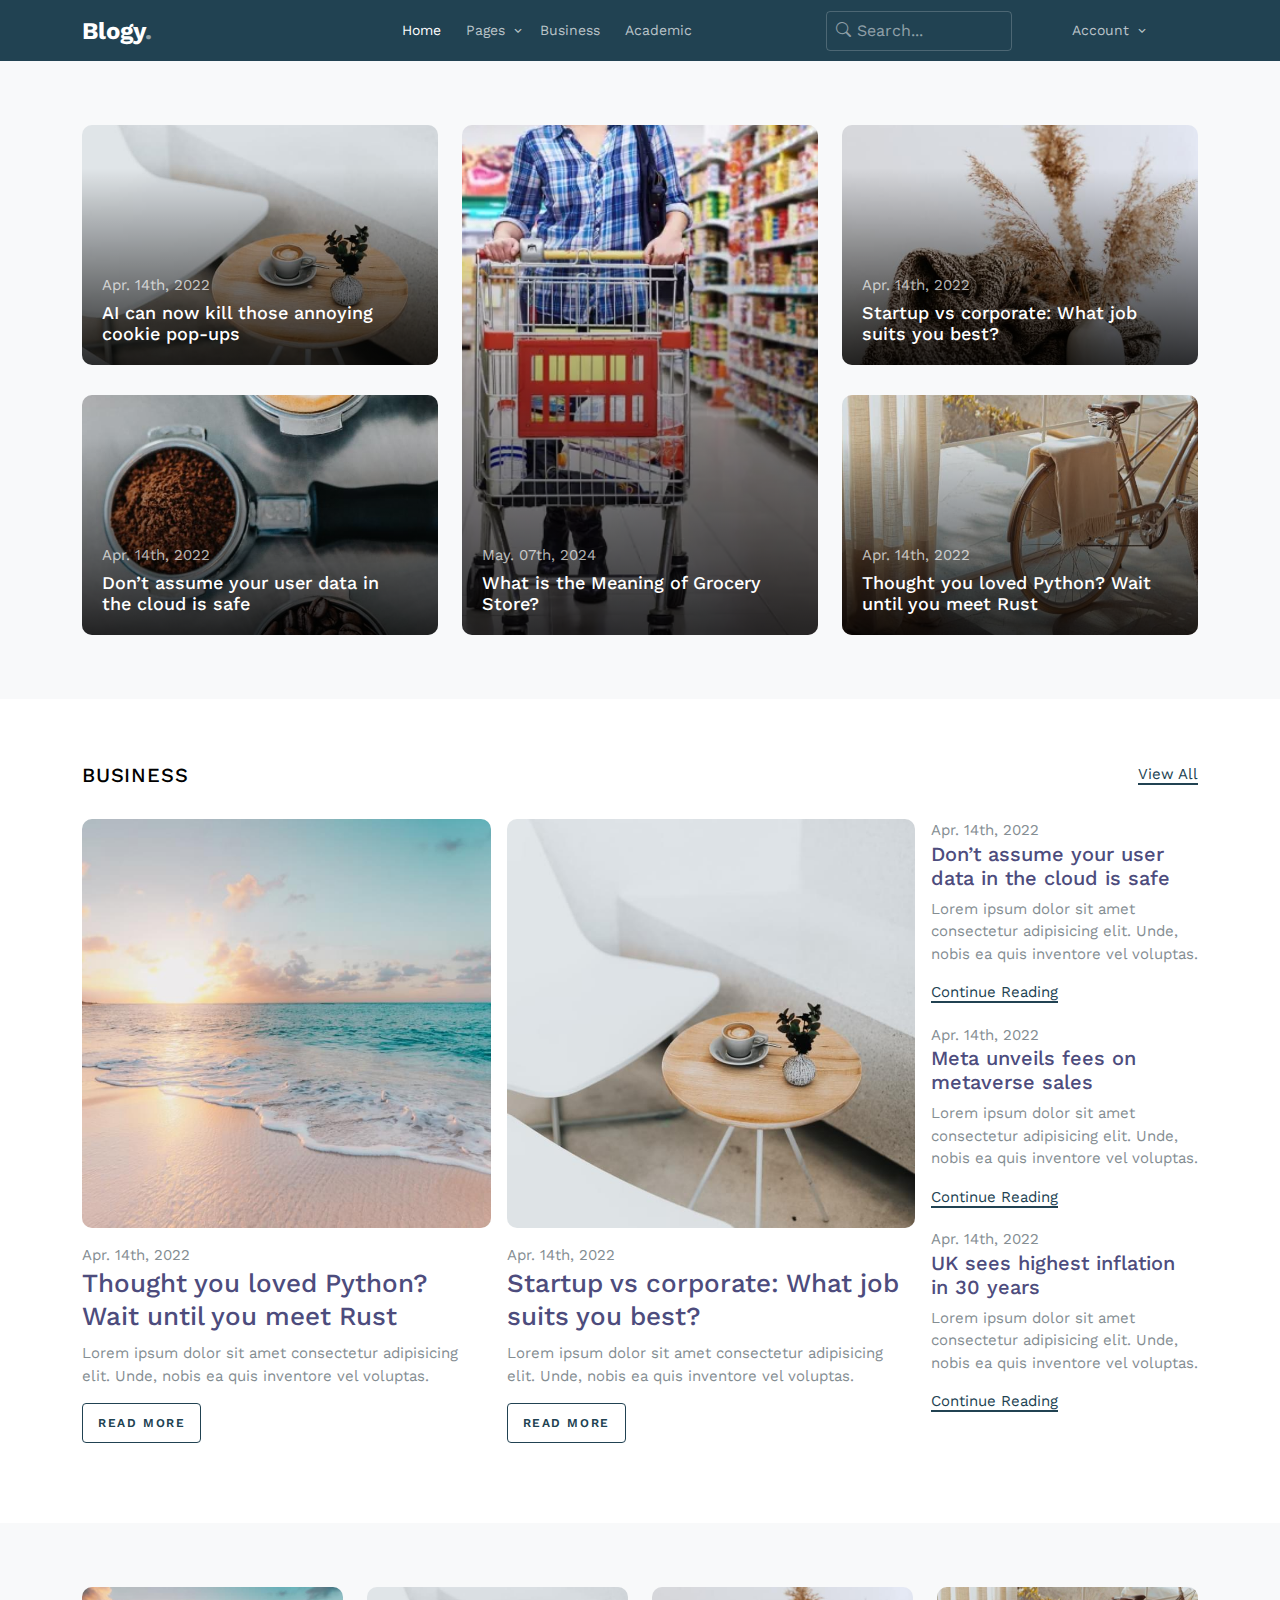
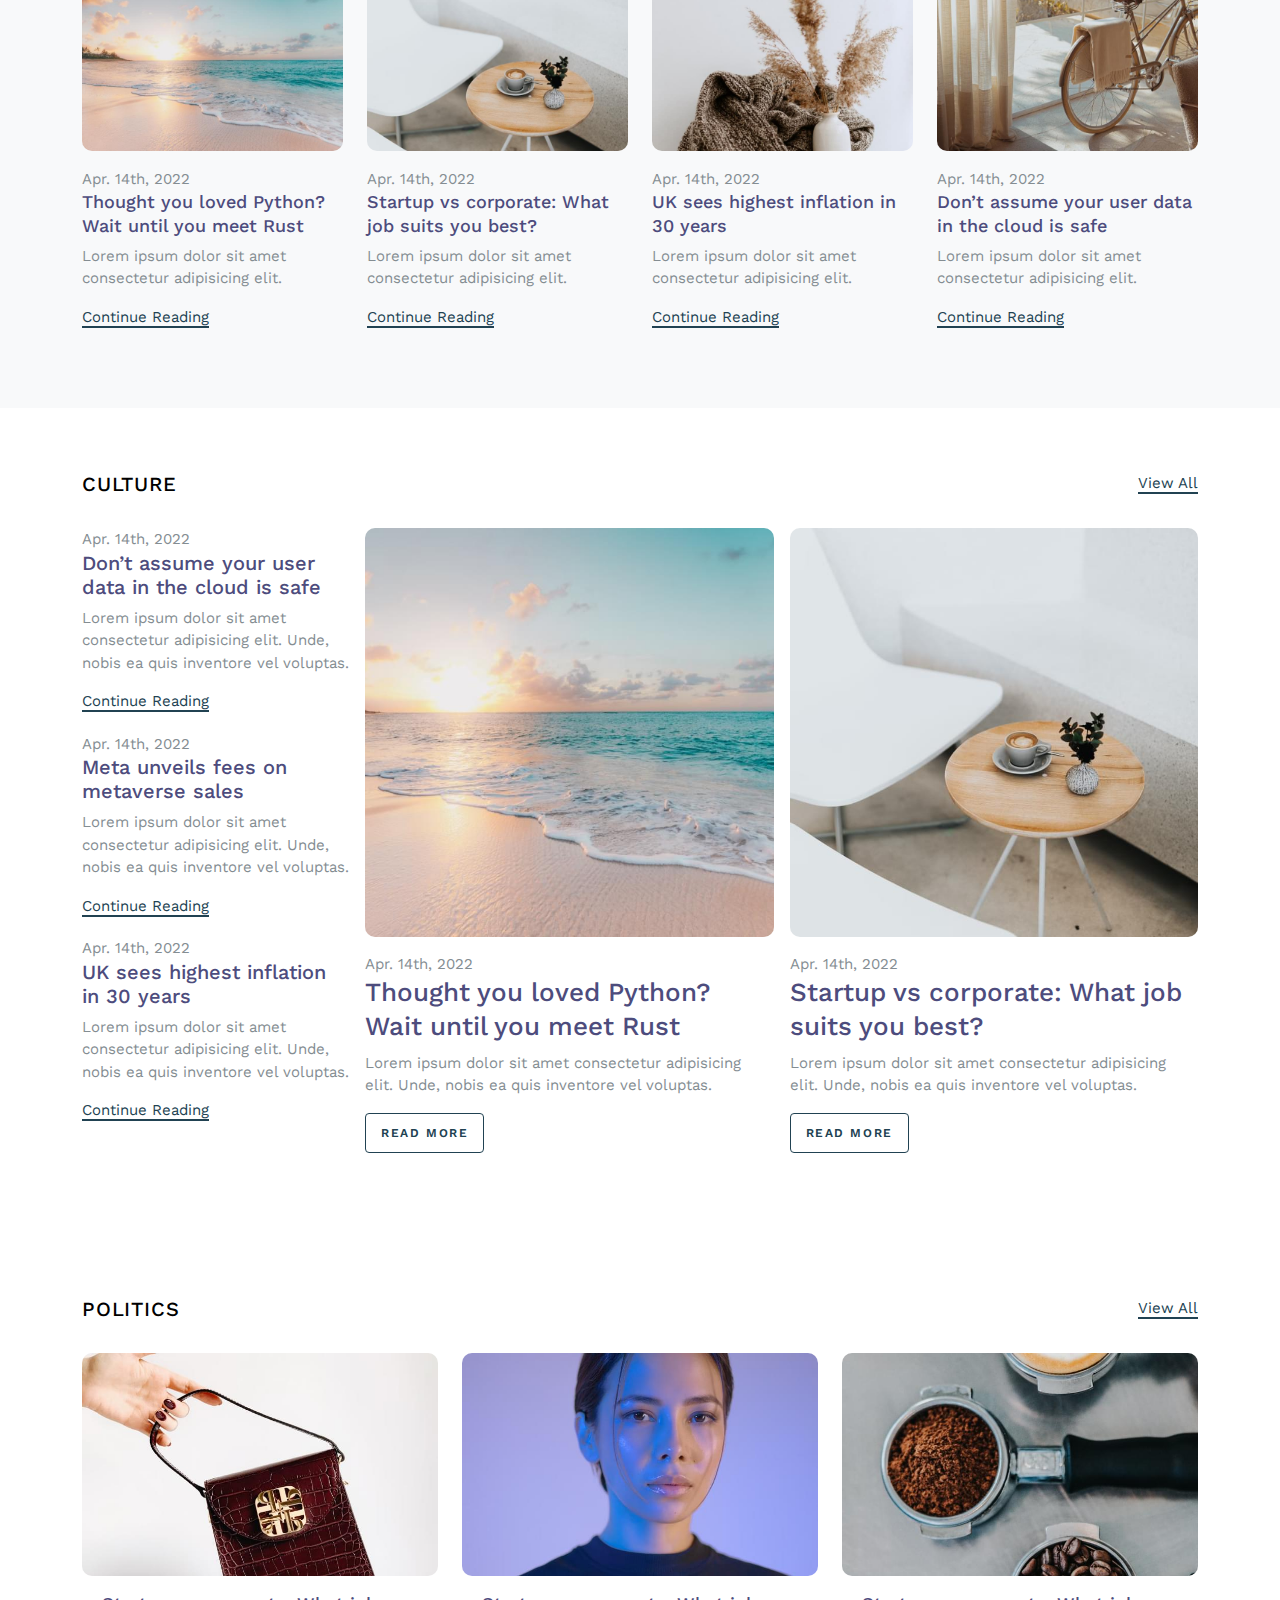
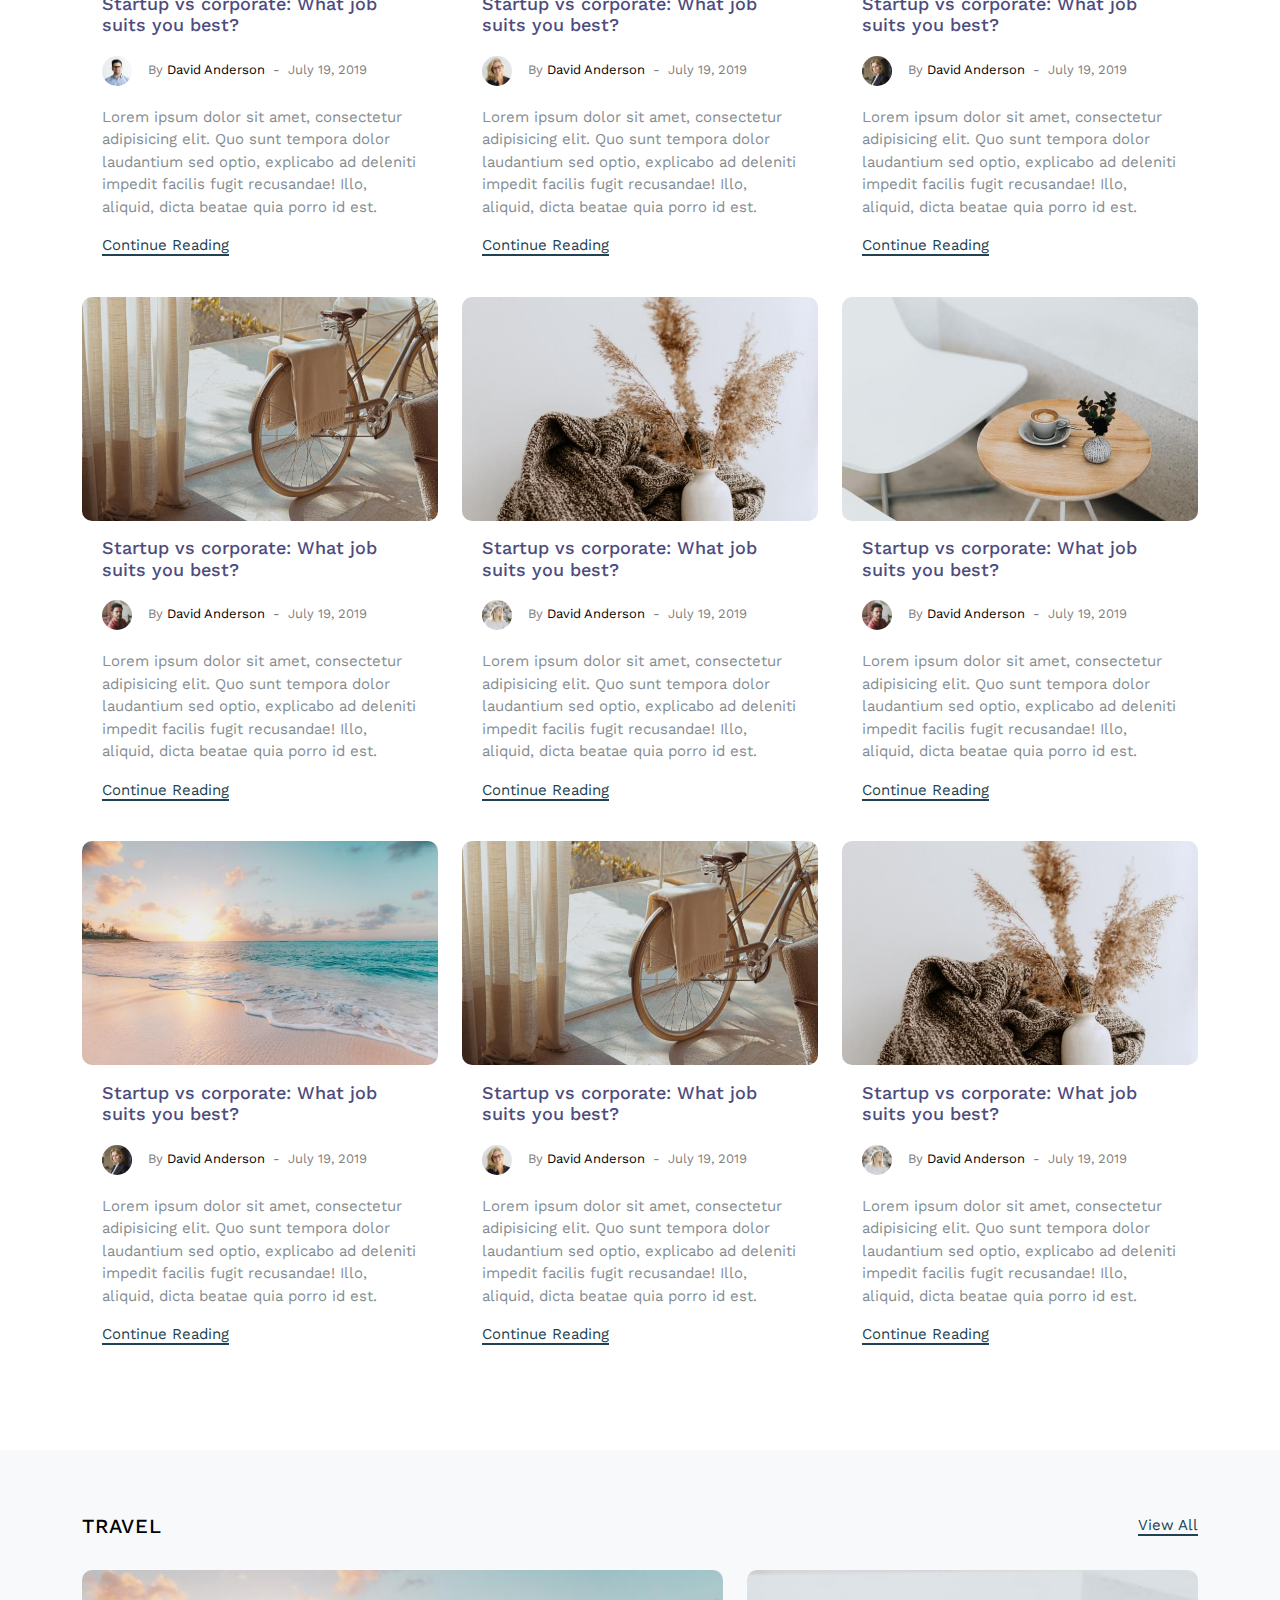
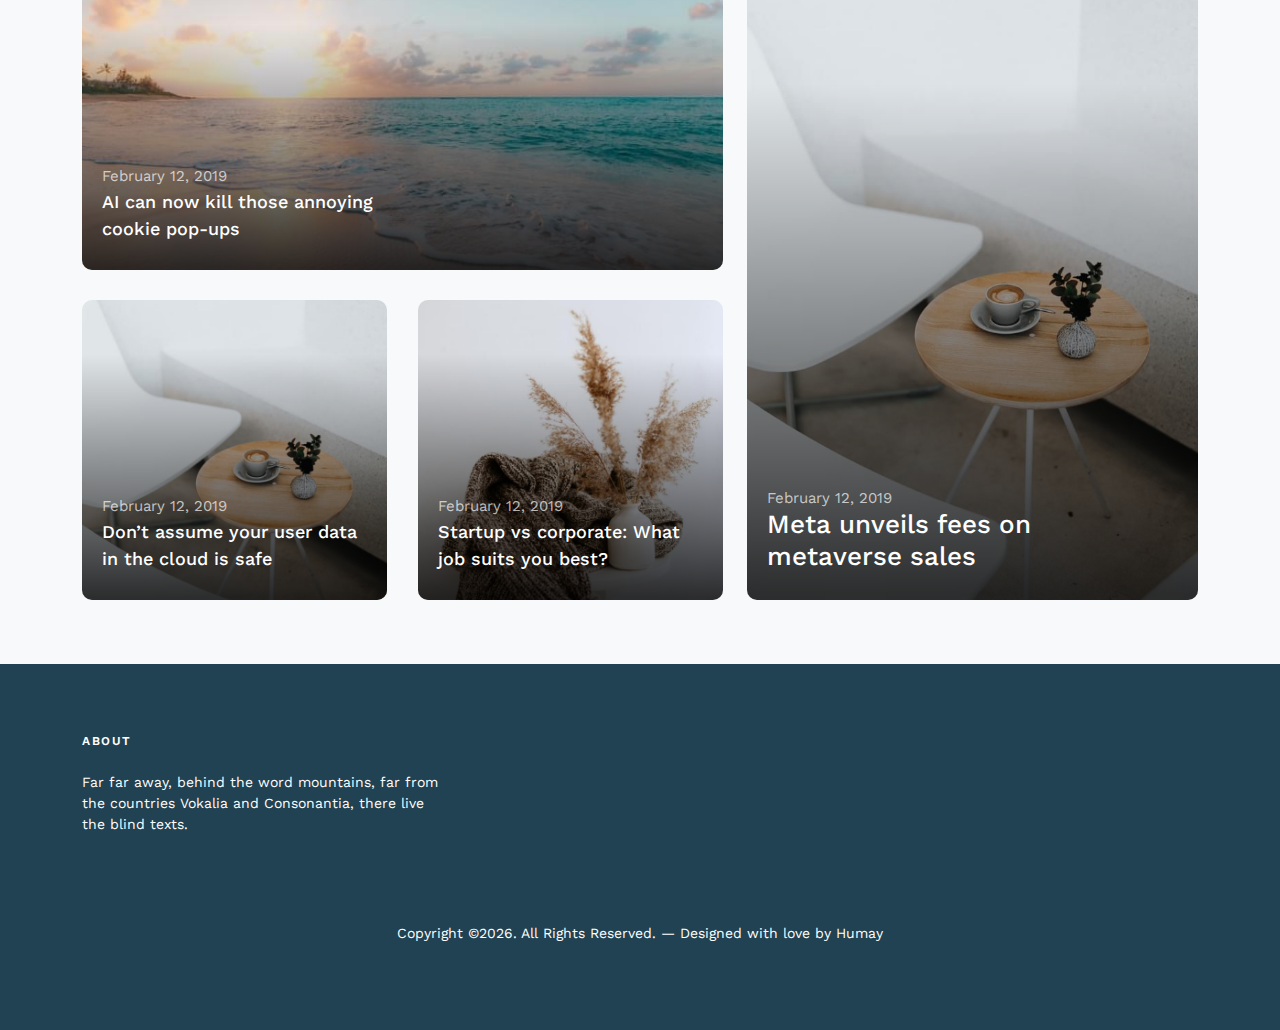
<file: index.html>
<!-- /*
* Template Name: Blogy
* Template Author: Untree.co
* Template URI: https://untree.co/
* License: https://creativecommons.org/licenses/by/3.0/
*/ -->
<!doctype html>
<html lang="en">
<head>
	<meta charset="utf-8">
	<meta name="viewport" content="width=device-width, initial-scale=1">
	<meta name="author" content="Untree.co">
	<link rel="shortcut icon" href="favicon.png">

	<meta name="description" content="" />
	<meta name="keywords" content="bootstrap, bootstrap5" />

	<link rel="preconnect" href="https://fonts.googleapis.com">
	<link rel="preconnect" href="https://fonts.gstatic.com" crossorigin>
	<link href="https://fonts.googleapis.com/css2?family=Work+Sans:wght@400;600;700&display=swap" rel="stylesheet">
	<link href="https://fontawesome.com/icons/user?f=classic&s=solid&pc=%23000000" rel="stylesheet">
	<!-- <script src='https://fontawesome.com/icons/user?f=classic&s=solid&pc=%23000000' crossorigin='anonymous'></script> -->


	<link rel="stylesheet" href="fonts/icomoon/style.css">
	<link rel="stylesheet" href="fonts/flaticon/font/flaticon.css">

	<link rel="stylesheet" href="https://cdn.jsdelivr.net/npm/bootstrap-icons@1.8.1/font/bootstrap-icons.css">

	<link rel="stylesheet" href="css/tiny-slider.css">
	<link rel="stylesheet" href="css/aos.css">
	<link rel="stylesheet" href="css/glightbox.min.css">
	<link rel="stylesheet" href="css/style.css">

	<link rel="stylesheet" href="css/flatpickr.min.css">


	<title>Blogy &mdash; Free Bootstrap 5 Website Template by Untree.co</title>
</head>
<body>

	<div class="site-mobile-menu site-navbar-target">
		<div class="site-mobile-menu-header">
			<div class="site-mobile-menu-close">
				<span class="icofont-close js-menu-toggle"></span>
			</div>
		</div>
		<div class="site-mobile-menu-body"></div>
	</div>

	<nav class="site-nav">
		<div class="container">
			<div class="menu-bg-wrap">
				<div class="site-navigation">
					<div class="row g-0 align-items-center">
						<div class="col-2">
							<a href="index.html" class="logo m-0 float-start">Blogy<span class="text-primary">.</span></a>
						</div>
						<div class="col-6 text-center">
							<form action="#" class="search-form d-inline-block d-lg-none">
								<input type="text" class="form-control" placeholder="Search...">
								<span class="bi-search"></span>
							</form>

							<ul class="js-clone-nav d-none d-lg-inline-block text-start site-menu mx-auto">
								<li class="active"><a href="index.html">Home</a></li>
								<li class="has-children">
									<a href="category.html">Pages</a>
									<ul class="dropdown">
										<li><a href="search-result.html">Search Result</a></li>
										<li><a href="blog.html">Blog</a></li>
										<li><a href="single.html">Blog Single</a></li>
										<li><a href="category.html">Category</a></li>
										<li><a href="about.html">About</a></li>
										<li><a href="contact.html">Contact Us</a></li>
									</ul>
								</li>
								<li><a href="category.html">Business</a></li>
								<li><a href="category.html">Academic</a></li>
								<!-- <li><a href="category.html">Politics</a></li> -->
							</ul>
						</div>
						<div class="col-2 text-end">
							<a href="#" class="burger ms-auto float-end site-menu-toggle js-menu-toggle d-inline-block d-lg-none light">
								<span></span>
							</a>
							<form action="#" class="search-form d-none d-lg-inline-block">
								<input type="text" class="form-control" placeholder="Search...">
								<span class="bi-search"></span>
							</form>
						</div>
						<div class="col-2 text-center">
							<ul class="js-clone-nav d-none d-lg-inline-block text-start site-menu mx-auto">
								<li class="has-children">
									<i class="fa-solid fa-user"></i><a href="">Account</a>
									<!-- <a href="category.html">Account</a> -->
									<ul class="dropdown">
										<li><a href="login.html">Login</a></li>
										<li><a href="register.html">Register</a></li>
									</ul>
								</li>
							</ul>
						</div>
					</div>
				</div>
			</div>
		</div>
	</nav>

	<!-- Start retroy layout blog posts -->
	<section class="section bg-light">
		<div class="container">
			<div class="row align-items-stretch retro-layout">
				<div class="col-md-4">
					<a href="single.html" class="h-entry mb-30 v-height gradient">

						<div class="featured-img" style="background-image: url('images/img_2_horizontal.jpg');"></div>

						<div class="text">
							<span class="date">Apr. 14th, 2022</span>
							<h2>AI can now kill those annoying cookie pop-ups</h2>
						</div>
					</a>
					<a href="single.html" class="h-entry v-height gradient">

						<div class="featured-img" style="background-image: url('images/img_5_horizontal.jpg');"></div>

						<div class="text">
							<span class="date">Apr. 14th, 2022</span>
							<h2>Don’t assume your user data in the cloud is safe</h2>
						</div>
					</a>
				</div>
				<div class="col-md-4">
					<a href="store.html" class="h-entry img-5 h-100 gradient">

						<div class="featured-img" style="background-image: url('images/Store.jpg');"></div>

						<div class="text">
							<span class="date">May. 07th, 2024</span>
							<h2>What is the Meaning of Grocery Store? </h2>
						</div>
					</a>
				</div>
				<div class="col-md-4">
					<a href="single.html" class="h-entry mb-30 v-height gradient">

						<div class="featured-img" style="background-image: url('images/img_3_horizontal.jpg');"></div>

						<div class="text">
							<span class="date">Apr. 14th, 2022</span>
							<h2>Startup vs corporate: What job suits you best?</h2>
						</div>
					</a>
					<a href="single.html" class="h-entry v-height gradient">

						<div class="featured-img" style="background-image: url('images/img_4_horizontal.jpg');"></div>

						<div class="text">
							<span class="date">Apr. 14th, 2022</span>
							<h2>Thought you loved Python? Wait until you meet Rust</h2>
						</div>
					</a>
				</div>
			</div>
		</div>
	</section>
	<!-- End retroy layout blog posts -->

	<!-- Start posts-entry -->
	<section class="section posts-entry">
		<div class="container">
			<div class="row mb-4">
				<div class="col-sm-6">
					<h2 class="posts-entry-title">Business</h2>
				</div>
				<div class="col-sm-6 text-sm-end"><a href="category.html" class="read-more">View All</a></div>
			</div>
			<div class="row g-3">
				<div class="col-md-9">
					<div class="row g-3">
						<div class="col-md-6">
							<div class="blog-entry">
								<a href="single.html" class="img-link">
									<img src="images/img_1_sq.jpg" alt="Image" class="img-fluid">
								</a>
								<span class="date">Apr. 14th, 2022</span>
								<h2><a href="single.html">Thought you loved Python? Wait until you meet Rust</a></h2>
								<p>Lorem ipsum dolor sit amet consectetur adipisicing elit. Unde, nobis ea quis inventore vel voluptas.</p>
								<p><a href="single.html" class="btn btn-sm btn-outline-primary">Read More</a></p>
							</div>
						</div>
						<div class="col-md-6">
							<div class="blog-entry">
								<a href="single.html" class="img-link">
									<img src="images/img_2_sq.jpg" alt="Image" class="img-fluid">
								</a>
								<span class="date">Apr. 14th, 2022</span>
								<h2><a href="single.html">Startup vs corporate: What job suits you best?</a></h2>
								<p>Lorem ipsum dolor sit amet consectetur adipisicing elit. Unde, nobis ea quis inventore vel voluptas.</p>
								<p><a href="single.html" class="btn btn-sm btn-outline-primary">Read More</a></p>
							</div>
						</div>
					</div>
				</div>
				<div class="col-md-3">
					<ul class="list-unstyled blog-entry-sm">
						<li>
							<span class="date">Apr. 14th, 2022</span>
							<h3><a href="single.html">Don’t assume your user data in the cloud is safe</a></h3>
							<p>Lorem ipsum dolor sit amet consectetur adipisicing elit. Unde, nobis ea quis inventore vel voluptas.</p>
							<p><a href="#" class="read-more">Continue Reading</a></p>
						</li>

						<li>
							<span class="date">Apr. 14th, 2022</span>
							<h3><a href="single.html">Meta unveils fees on metaverse sales</a></h3>
							<p>Lorem ipsum dolor sit amet consectetur adipisicing elit. Unde, nobis ea quis inventore vel voluptas.</p>
							<p><a href="#" class="read-more">Continue Reading</a></p>
						</li>

						<li>
							<span class="date">Apr. 14th, 2022</span>
							<h3><a href="single.html">UK sees highest inflation in 30 years</a></h3>
							<p>Lorem ipsum dolor sit amet consectetur adipisicing elit. Unde, nobis ea quis inventore vel voluptas.</p>
							<p><a href="#" class="read-more">Continue Reading</a></p>
						</li>
					</ul>
				</div>
			</div>
		</div>
	</section>
	<!-- End posts-entry -->

	<!-- Start posts-entry -->
	<section class="section posts-entry posts-entry-sm bg-light">
		<div class="container">
			<div class="row">
				<div class="col-md-6 col-lg-3">
					<div class="blog-entry">
						<a href="single.html" class="img-link">
							<img src="images/img_1_horizontal.jpg" alt="Image" class="img-fluid">
						</a>
						<span class="date">Apr. 14th, 2022</span>
						<h2><a href="single.html">Thought you loved Python? Wait until you meet Rust</a></h2>
						<p>Lorem ipsum dolor sit amet consectetur adipisicing elit.</p>
						<p><a href="#" class="read-more">Continue Reading</a></p>
					</div>
				</div>
				<div class="col-md-6 col-lg-3">
					<div class="blog-entry">
						<a href="single.html" class="img-link">
							<img src="images/img_2_horizontal.jpg" alt="Image" class="img-fluid">
						</a>
						<span class="date">Apr. 14th, 2022</span>
						<h2><a href="single.html">Startup vs corporate: What job suits you best?</a></h2>
						<p>Lorem ipsum dolor sit amet consectetur adipisicing elit.</p>
						<p><a href="#" class="read-more">Continue Reading</a></p>
					</div>
				</div>
				<div class="col-md-6 col-lg-3">
					<div class="blog-entry">
						<a href="single.html" class="img-link">
							<img src="images/img_3_horizontal.jpg" alt="Image" class="img-fluid">
						</a>
						<span class="date">Apr. 14th, 2022</span>
						<h2><a href="single.html">UK sees highest inflation in 30 years</a></h2>
						<p>Lorem ipsum dolor sit amet consectetur adipisicing elit.</p>
						<p><a href="#" class="read-more">Continue Reading</a></p>
					</div>
				</div>
				<div class="col-md-6 col-lg-3">
					<div class="blog-entry">
						<a href="single.html" class="img-link">
							<img src="images/img_4_horizontal.jpg" alt="Image" class="img-fluid">
						</a>
						<span class="date">Apr. 14th, 2022</span>
						<h2><a href="single.html">Don’t assume your user data in the cloud is safe</a></h2>
						<p>Lorem ipsum dolor sit amet consectetur adipisicing elit.</p>
						<p><a href="#" class="read-more">Continue Reading</a></p>
					</div>
				</div>
			</div>
		</div>
	</section>
	<!-- End posts-entry -->

	<!-- Start posts-entry -->
	<section class="section posts-entry">
		<div class="container">
			<div class="row mb-4">
				<div class="col-sm-6">
					<h2 class="posts-entry-title">Culture</h2>
				</div>
				<div class="col-sm-6 text-sm-end"><a href="category.html" class="read-more">View All</a></div>
			</div>
			<div class="row g-3">
				<div class="col-md-9 order-md-2">
					<div class="row g-3">
						<div class="col-md-6">
							<div class="blog-entry">
								<a href="single.html" class="img-link">
									<img src="images/img_1_sq.jpg" alt="Image" class="img-fluid">
								</a>
								<span class="date">Apr. 14th, 2022</span>
								<h2><a href="single.html">Thought you loved Python? Wait until you meet Rust</a></h2>
								<p>Lorem ipsum dolor sit amet consectetur adipisicing elit. Unde, nobis ea quis inventore vel voluptas.</p>
								<p><a href="single.html" class="btn btn-sm btn-outline-primary">Read More</a></p>
							</div>
						</div>
						<div class="col-md-6">
							<div class="blog-entry">
								<a href="single.html" class="img-link">
									<img src="images/img_2_sq.jpg" alt="Image" class="img-fluid">
								</a>
								<span class="date">Apr. 14th, 2022</span>
								<h2><a href="single.html">Startup vs corporate: What job suits you best?</a></h2>
								<p>Lorem ipsum dolor sit amet consectetur adipisicing elit. Unde, nobis ea quis inventore vel voluptas.</p>
								<p><a href="single.html" class="btn btn-sm btn-outline-primary">Read More</a></p>
							</div>
						</div>
					</div>
				</div>
				<div class="col-md-3">
					<ul class="list-unstyled blog-entry-sm">
						<li>
							<span class="date">Apr. 14th, 2022</span>
							<h3><a href="single.html">Don’t assume your user data in the cloud is safe</a></h3>
							<p>Lorem ipsum dolor sit amet consectetur adipisicing elit. Unde, nobis ea quis inventore vel voluptas.</p>
							<p><a href="#" class="read-more">Continue Reading</a></p>
						</li>

						<li>
							<span class="date">Apr. 14th, 2022</span>
							<h3><a href="single.html">Meta unveils fees on metaverse sales</a></h3>
							<p>Lorem ipsum dolor sit amet consectetur adipisicing elit. Unde, nobis ea quis inventore vel voluptas.</p>
							<p><a href="#" class="read-more">Continue Reading</a></p>
						</li>

						<li>
							<span class="date">Apr. 14th, 2022</span>
							<h3><a href="single.html">UK sees highest inflation in 30 years</a></h3>
							<p>Lorem ipsum dolor sit amet consectetur adipisicing elit. Unde, nobis ea quis inventore vel voluptas.</p>
							<p><a href="#" class="read-more">Continue Reading</a></p>
						</li>
					</ul>
				</div>
			</div>
		</div>
	</section>

	<section class="section">
		<div class="container">

			<div class="row mb-4">
				<div class="col-sm-6">
					<h2 class="posts-entry-title">Politics</h2>
				</div>
				<div class="col-sm-6 text-sm-end"><a href="category.html" class="read-more">View All</a></div>
			</div>

			<div class="row">
				<div class="col-lg-4 mb-4">
					<div class="post-entry-alt">
						<a href="single.html" class="img-link"><img src="images/img_7_horizontal.jpg" alt="Image" class="img-fluid"></a>
						<div class="excerpt">
							

							<h2><a href="single.html">Startup vs corporate: What job suits you best?</a></h2>
							<div class="post-meta align-items-center text-left clearfix">
								<figure class="author-figure mb-0 me-3 float-start"><img src="images/person_1.jpg" alt="Image" class="img-fluid"></figure>
								<span class="d-inline-block mt-1">By <a href="#">David Anderson</a></span>
								<span>&nbsp;-&nbsp; July 19, 2019</span>
							</div>

							<p>Lorem ipsum dolor sit amet, consectetur adipisicing elit. Quo sunt tempora dolor laudantium sed optio, explicabo ad deleniti impedit facilis fugit recusandae! Illo, aliquid, dicta beatae quia porro id est.</p>
							<p><a href="#" class="read-more">Continue Reading</a></p>
						</div>
					</div>
				</div>
				<div class="col-lg-4 mb-4">
					<div class="post-entry-alt">
						<a href="single.html" class="img-link"><img src="images/img_6_horizontal.jpg" alt="Image" class="img-fluid"></a>
						<div class="excerpt">
							

							<h2><a href="single.html">Startup vs corporate: What job suits you best?</a></h2>
							<div class="post-meta align-items-center text-left clearfix">
								<figure class="author-figure mb-0 me-3 float-start"><img src="images/person_2.jpg" alt="Image" class="img-fluid"></figure>
								<span class="d-inline-block mt-1">By <a href="#">David Anderson</a></span>
								<span>&nbsp;-&nbsp; July 19, 2019</span>
							</div>

							<p>Lorem ipsum dolor sit amet, consectetur adipisicing elit. Quo sunt tempora dolor laudantium sed optio, explicabo ad deleniti impedit facilis fugit recusandae! Illo, aliquid, dicta beatae quia porro id est.</p>
							<p><a href="#" class="read-more">Continue Reading</a></p>
						</div>
					</div>
				</div>
				<div class="col-lg-4 mb-4">
					<div class="post-entry-alt">
						<a href="single.html" class="img-link"><img src="images/img_5_horizontal.jpg" alt="Image" class="img-fluid"></a>
						<div class="excerpt">
							

							<h2><a href="single.html">Startup vs corporate: What job suits you best?</a></h2>
							<div class="post-meta align-items-center text-left clearfix">
								<figure class="author-figure mb-0 me-3 float-start"><img src="images/person_3.jpg" alt="Image" class="img-fluid"></figure>
								<span class="d-inline-block mt-1">By <a href="#">David Anderson</a></span>
								<span>&nbsp;-&nbsp; July 19, 2019</span>
							</div>

							<p>Lorem ipsum dolor sit amet, consectetur adipisicing elit. Quo sunt tempora dolor laudantium sed optio, explicabo ad deleniti impedit facilis fugit recusandae! Illo, aliquid, dicta beatae quia porro id est.</p>
							<p><a href="#" class="read-more">Continue Reading</a></p>
						</div>
					</div>
				</div>


				<div class="col-lg-4 mb-4">
					<div class="post-entry-alt">
						<a href="single.html" class="img-link"><img src="images/img_4_horizontal.jpg" alt="Image" class="img-fluid"></a>
						<div class="excerpt">
							

							<h2><a href="single.html">Startup vs corporate: What job suits you best?</a></h2>
							<div class="post-meta align-items-center text-left clearfix">
								<figure class="author-figure mb-0 me-3 float-start"><img src="images/person_4.jpg" alt="Image" class="img-fluid"></figure>
								<span class="d-inline-block mt-1">By <a href="#">David Anderson</a></span>
								<span>&nbsp;-&nbsp; July 19, 2019</span>
							</div>

							<p>Lorem ipsum dolor sit amet, consectetur adipisicing elit. Quo sunt tempora dolor laudantium sed optio, explicabo ad deleniti impedit facilis fugit recusandae! Illo, aliquid, dicta beatae quia porro id est.</p>
							<p><a href="#" class="read-more">Continue Reading</a></p>
						</div>
					</div>
				</div>
				<div class="col-lg-4 mb-4">
					<div class="post-entry-alt">
						<a href="single.html" class="img-link"><img src="images/img_3_horizontal.jpg" alt="Image" class="img-fluid"></a>
						<div class="excerpt">
							

							<h2><a href="single.html">Startup vs corporate: What job suits you best?</a></h2>
							<div class="post-meta align-items-center text-left clearfix">
								<figure class="author-figure mb-0 me-3 float-start"><img src="images/person_5.jpg" alt="Image" class="img-fluid"></figure>
								<span class="d-inline-block mt-1">By <a href="#">David Anderson</a></span>
								<span>&nbsp;-&nbsp; July 19, 2019</span>
							</div>

							<p>Lorem ipsum dolor sit amet, consectetur adipisicing elit. Quo sunt tempora dolor laudantium sed optio, explicabo ad deleniti impedit facilis fugit recusandae! Illo, aliquid, dicta beatae quia porro id est.</p>
							<p><a href="#" class="read-more">Continue Reading</a></p>
						</div>
					</div>
				</div>
				<div class="col-lg-4 mb-4">
					<div class="post-entry-alt">
						<a href="single.html" class="img-link"><img src="images/img_2_horizontal.jpg" alt="Image" class="img-fluid"></a>
						<div class="excerpt">
							

							<h2><a href="single.html">Startup vs corporate: What job suits you best?</a></h2>
							<div class="post-meta align-items-center text-left clearfix">
								<figure class="author-figure mb-0 me-3 float-start"><img src="images/person_4.jpg" alt="Image" class="img-fluid"></figure>
								<span class="d-inline-block mt-1">By <a href="#">David Anderson</a></span>
								<span>&nbsp;-&nbsp; July 19, 2019</span>
							</div>

							<p>Lorem ipsum dolor sit amet, consectetur adipisicing elit. Quo sunt tempora dolor laudantium sed optio, explicabo ad deleniti impedit facilis fugit recusandae! Illo, aliquid, dicta beatae quia porro id est.</p>
							<p><a href="#" class="read-more">Continue Reading</a></p>
						</div>
					</div>
				</div>


				<div class="col-lg-4 mb-4">
					<div class="post-entry-alt">
						<a href="single.html" class="img-link"><img src="images/img_1_horizontal.jpg" alt="Image" class="img-fluid"></a>
						<div class="excerpt">
							

							<h2><a href="single.html">Startup vs corporate: What job suits you best?</a></h2>
							<div class="post-meta align-items-center text-left clearfix">
								<figure class="author-figure mb-0 me-3 float-start"><img src="images/person_3.jpg" alt="Image" class="img-fluid"></figure>
								<span class="d-inline-block mt-1">By <a href="#">David Anderson</a></span>
								<span>&nbsp;-&nbsp; July 19, 2019</span>
							</div>

							<p>Lorem ipsum dolor sit amet, consectetur adipisicing elit. Quo sunt tempora dolor laudantium sed optio, explicabo ad deleniti impedit facilis fugit recusandae! Illo, aliquid, dicta beatae quia porro id est.</p>
							<p><a href="#" class="read-more">Continue Reading</a></p>
						</div>
					</div>
				</div>
				<div class="col-lg-4 mb-4">
					<div class="post-entry-alt">
						<a href="single.html" class="img-link"><img src="images/img_4_horizontal.jpg" alt="Image" class="img-fluid"></a>
						<div class="excerpt">
							
							

							<h2><a href="single.html">Startup vs corporate: What job suits you best?</a></h2>
							<div class="post-meta align-items-center text-left clearfix">
								<figure class="author-figure mb-0 me-3 float-start"><img src="images/person_2.jpg" alt="Image" class="img-fluid"></figure>
								<span class="d-inline-block mt-1">By <a href="#">David Anderson</a></span>
								<span>&nbsp;-&nbsp; July 19, 2019</span>
							</div>
							<p>Lorem ipsum dolor sit amet, consectetur adipisicing elit. Quo sunt tempora dolor laudantium sed optio, explicabo ad deleniti impedit facilis fugit recusandae! Illo, aliquid, dicta beatae quia porro id est.</p>
							<p><a href="#" class="read-more">Continue Reading</a></p>
						</div>
					</div>
				</div>
				<div class="col-lg-4 mb-4">
					<div class="post-entry-alt">
						<a href="single.html" class="img-link"><img src="images/img_3_horizontal.jpg" alt="Image" class="img-fluid"></a>
						<div class="excerpt">
							
							

							<h2><a href="single.html">Startup vs corporate: What job suits you best?</a></h2>
							<div class="post-meta align-items-center text-left clearfix">
								<figure class="author-figure mb-0 me-3 float-start"><img src="images/person_5.jpg" alt="Image" class="img-fluid"></figure>
								<span class="d-inline-block mt-1">By <a href="#">David Anderson</a></span>
								<span>&nbsp;-&nbsp; July 19, 2019</span>
							</div>

							<p>Lorem ipsum dolor sit amet, consectetur adipisicing elit. Quo sunt tempora dolor laudantium sed optio, explicabo ad deleniti impedit facilis fugit recusandae! Illo, aliquid, dicta beatae quia porro id est.</p>
							<p><a href="#" class="read-more">Continue Reading</a></p>
						</div>
					</div>
				</div>
			</div>
			
		</div>
	</section>

	<div class="section bg-light">
		<div class="container">

			<div class="row mb-4">
				<div class="col-sm-6">
					<h2 class="posts-entry-title">Travel</h2>
				</div>
				<div class="col-sm-6 text-sm-end"><a href="category.html" class="read-more">View All</a></div>
			</div>

			<div class="row align-items-stretch retro-layout-alt">

				<div class="col-md-5 order-md-2">
					<a href="single.html" class="hentry img-1 h-100 gradient">
						<div class="featured-img" style="background-image: url('images/img_2_vertical.jpg');"></div>
						<div class="text">
							<span>February 12, 2019</span>
							<h2>Meta unveils fees on metaverse sales</h2>
						</div>
					</a>
				</div>

				<div class="col-md-7">

					<a href="single.html" class="hentry img-2 v-height mb30 gradient">
						<div class="featured-img" style="background-image: url('images/img_1_horizontal.jpg');"></div>
						<div class="text text-sm">
							<span>February 12, 2019</span>
							<h2>AI can now kill those annoying cookie pop-ups</h2>
						</div>
					</a>

					<div class="two-col d-block d-md-flex justify-content-between">
						<a href="single.html" class="hentry v-height img-2 gradient">
							<div class="featured-img" style="background-image: url('images/img_2_sq.jpg');"></div>
							<div class="text text-sm">
								<span>February 12, 2019</span>
								<h2>Don’t assume your user data in the cloud is safe</h2>
							</div>
						</a>
						<a href="single.html" class="hentry v-height img-2 ms-auto float-end gradient">
							<div class="featured-img" style="background-image: url('images/img_3_sq.jpg');"></div>
							<div class="text text-sm">
								<span>February 12, 2019</span>
								<h2>Startup vs corporate: What job suits you best?</h2>
							</div>
						</a>
					</div>  

				</div>
			</div>

		</div>
	</div>


	<footer class="site-footer">
		<div class="container">
			<div class="row">
				<div class="col-lg-4">
					<div class="widget">
						<h3 class="mb-4">About</h3>
						<p>Far far away, behind the word mountains, far from the countries Vokalia and Consonantia, there live the blind texts.</p>
					</div> <!-- /.widget -->
				</div> <!-- /.col-lg-4 -->
				</div> <!-- /.col-lg-4 -->
			</div> <!-- /.row -->

			<div class="row mt-5">
				<div class="col-12 text-center">
          <!-- 
              **==========
              NOTE: 
              Please don't remove this copyright link unless you buy the license here https://untree.co/license/  
              **==========
            -->

            <p>Copyright &copy;<script>document.write(new Date().getFullYear());</script>. All Rights Reserved. &mdash; Designed with love by Humay   <!-- License information: https://untree.co/license/ -->
            </p>
          </div>
        </div>
      </div> <!-- /.container -->
    </footer> <!-- /.site-footer -->

    <!-- Preloader -->
    <div id="overlayer"></div>
    <div class="loader">
    	<div class="spinner-border text-primary" role="status">
    		<span class="visually-hidden">Loading...</span>
    	</div>
    </div>


    <script src="js/bootstrap.bundle.min.js"></script>
    <script src="js/tiny-slider.js"></script>

    <script src="js/flatpickr.min.js"></script>


    <script src="js/aos.js"></script>
    <script src="js/glightbox.min.js"></script>
    <script src="js/navbar.js"></script>
    <script src="js/counter.js"></script>
    <script src="js/custom.js"></script>

    
  </body>
  </html>
</file>
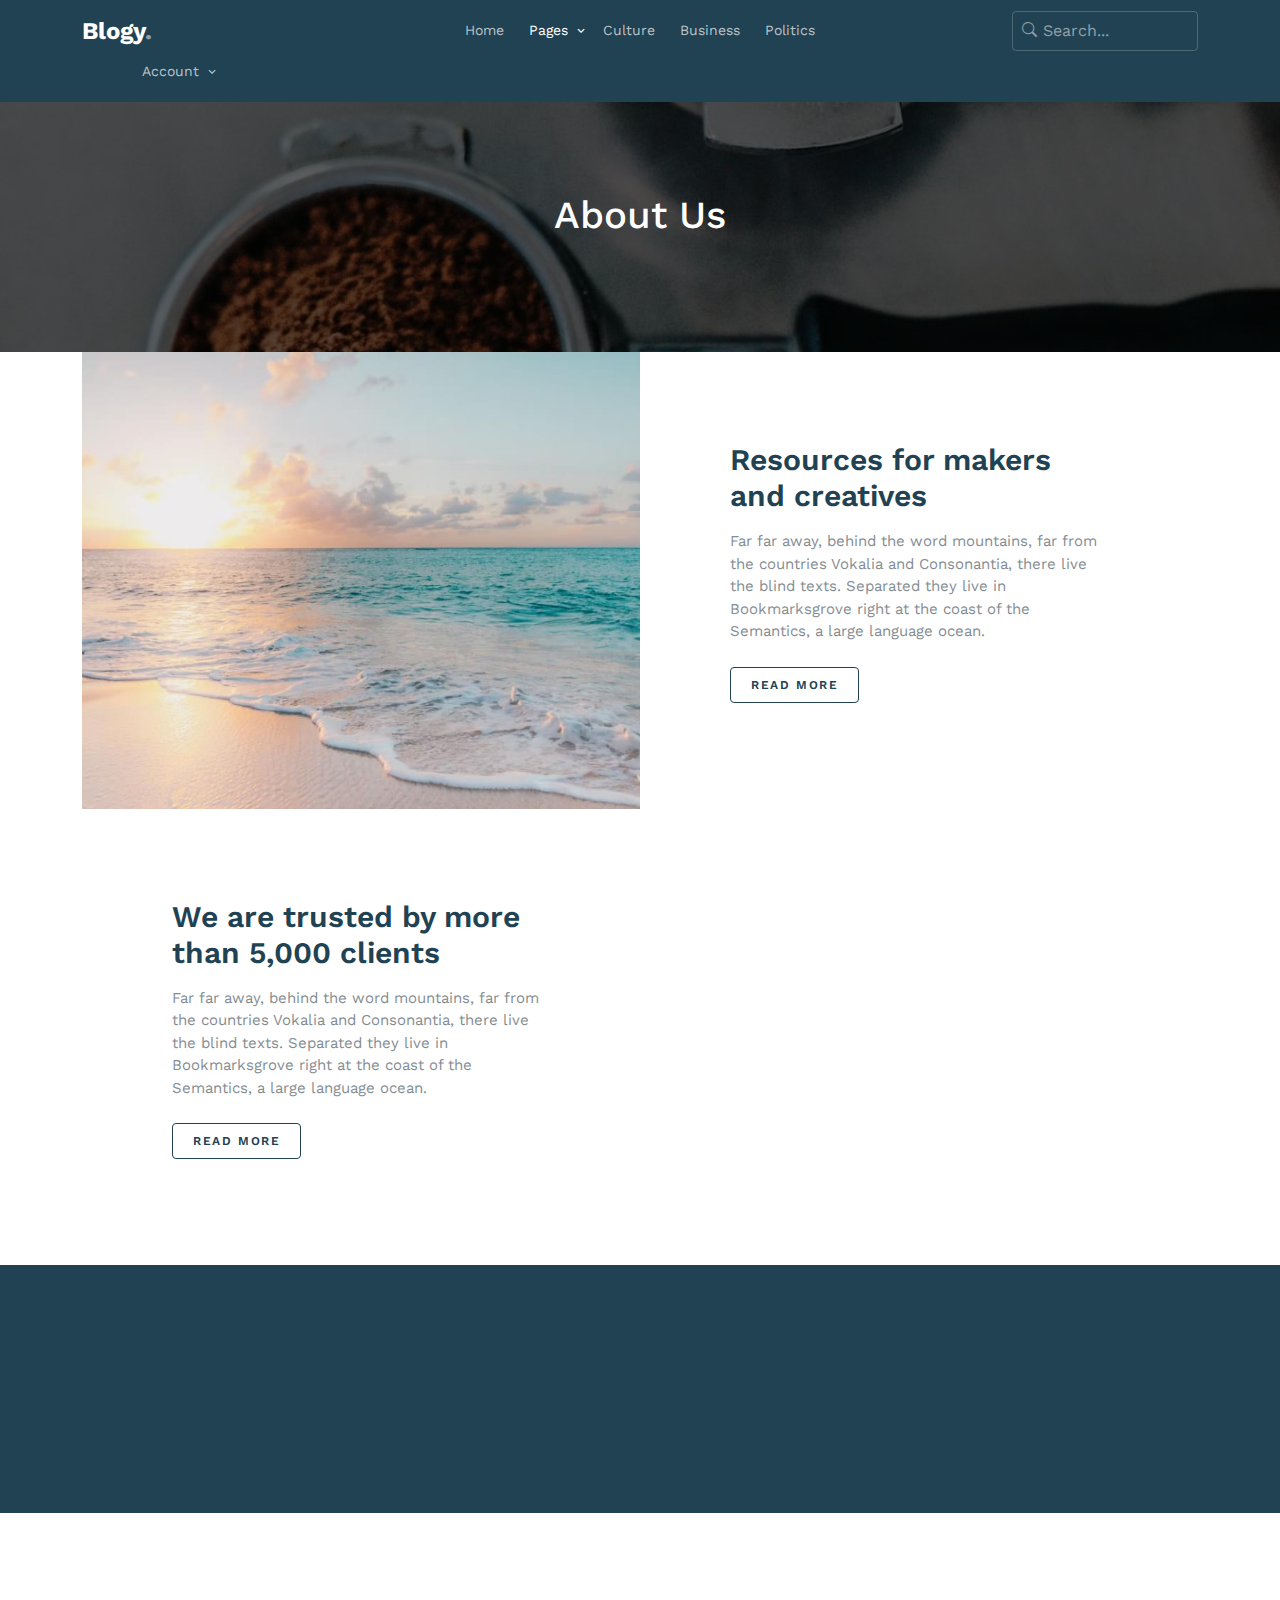
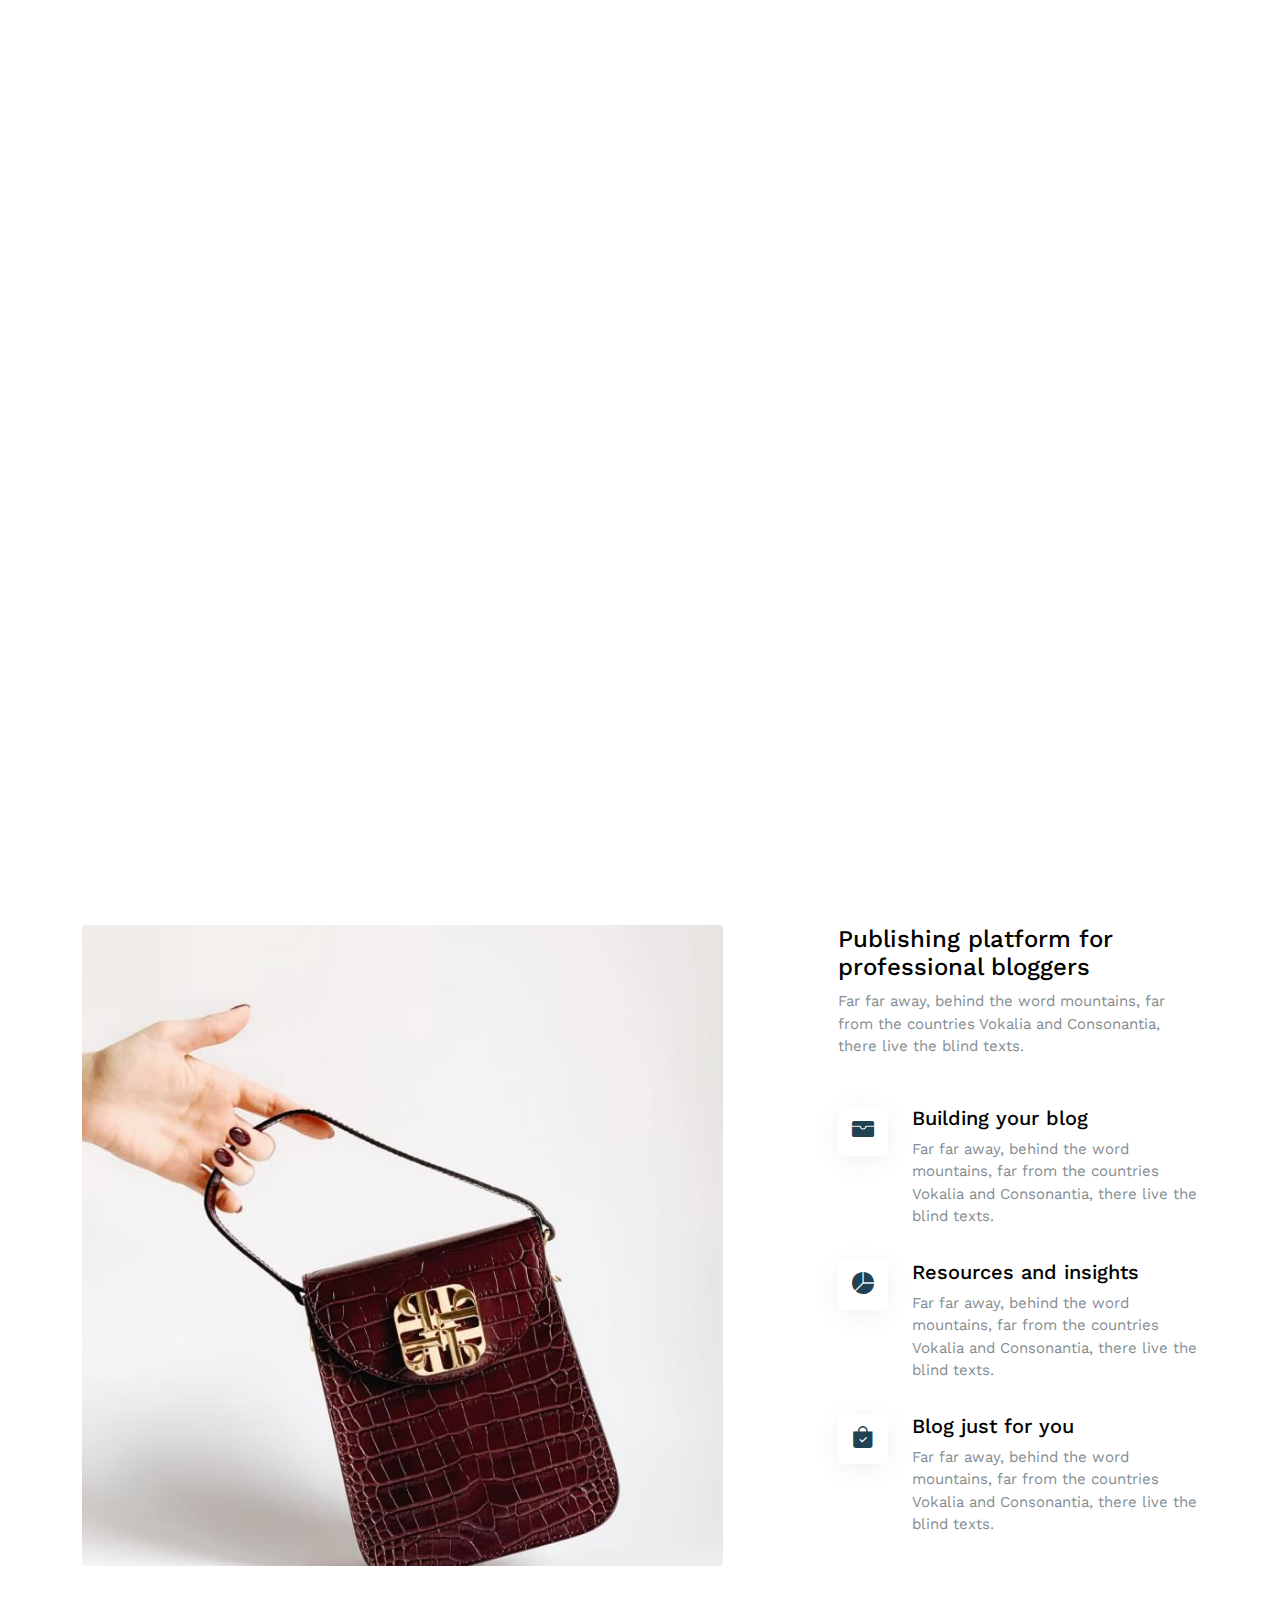
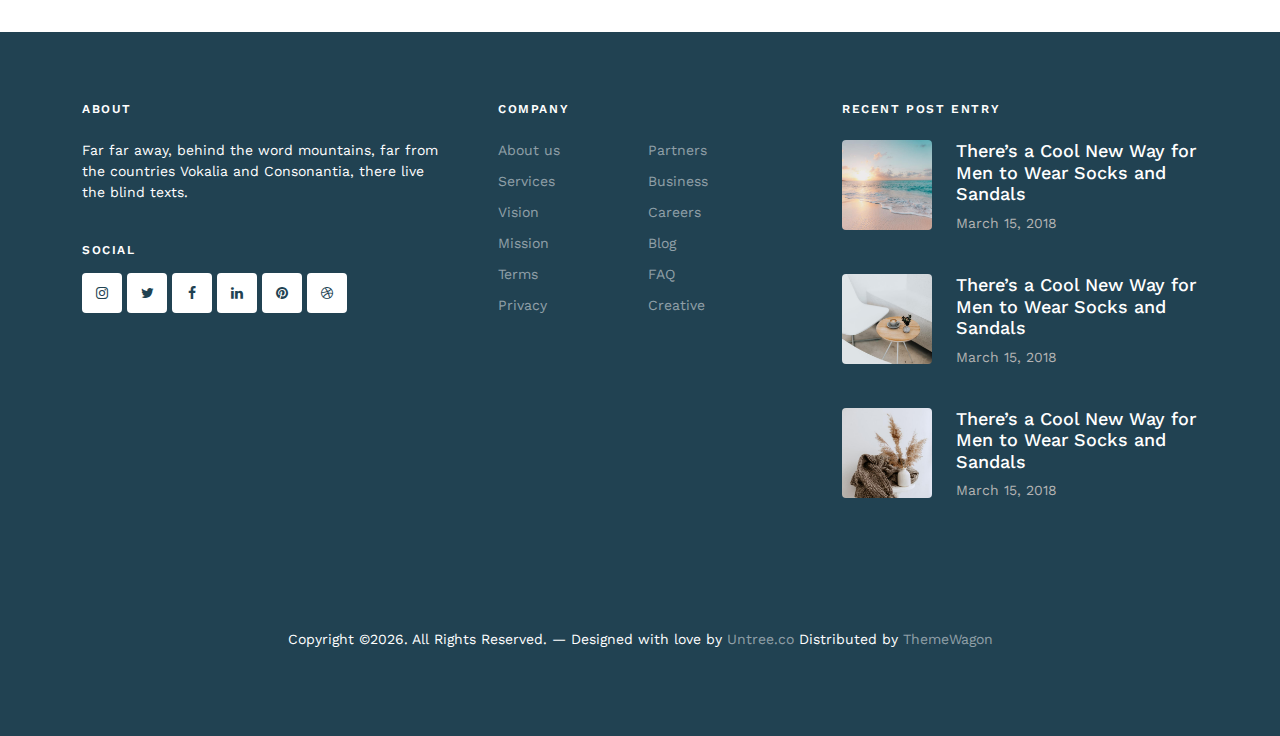
<file: about.html>
<!-- /*
* Template Name: Blogy
* Template Author: Untree.co
* Template URI: https://untree.co/
* License: https://creativecommons.org/licenses/by/3.0/
*/ -->
<!doctype html>
<html lang="en">
<head>
	<meta charset="utf-8">
	<meta name="viewport" content="width=device-width, initial-scale=1">
	<meta name="author" content="Untree.co">
	<link rel="shortcut icon" href="favicon.png">

	<meta name="description" content="" />
	<meta name="keywords" content="bootstrap, bootstrap5" />

	<link rel="preconnect" href="https://fonts.googleapis.com">
	<link rel="preconnect" href="https://fonts.gstatic.com" crossorigin>
	<link href="https://fonts.googleapis.com/css2?family=Work+Sans:wght@400;600;700&display=swap" rel="stylesheet">


	<link rel="stylesheet" href="fonts/icomoon/style.css">
	<link rel="stylesheet" href="fonts/flaticon/font/flaticon.css">

	<link rel="stylesheet" href="https://cdn.jsdelivr.net/npm/bootstrap-icons@1.8.1/font/bootstrap-icons.css">

	<link rel="stylesheet" href="css/tiny-slider.css">
	<link rel="stylesheet" href="css/aos.css">
	<link rel="stylesheet" href="css/glightbox.min.css">
	<link rel="stylesheet" href="css/style.css">

	<link rel="stylesheet" href="css/flatpickr.min.css">


	<title>Blogy &mdash; Free Bootstrap 5 Website Template by Untree.co</title>
</head>
<body>

	<div class="site-mobile-menu site-navbar-target">
		<div class="site-mobile-menu-header">
			<div class="site-mobile-menu-close">
				<span class="icofont-close js-menu-toggle"></span>
			</div>
		</div>
		<div class="site-mobile-menu-body"></div>
	</div>

	<nav class="site-nav">
		<div class="container">
			<div class="menu-bg-wrap">
				<div class="site-navigation">
					<div class="row g-0 align-items-center">
						<div class="col-2">
							<a href="index.html" class="logo m-0 float-start">Blogy<span class="text-primary">.</span></a>
						</div>
						<div class="col-8 text-center">
							<form action="#" class="search-form d-inline-block d-lg-none">
								<input type="text" class="form-control" placeholder="Search...">
								<span class="bi-search"></span>
							</form>

							<ul class="js-clone-nav d-none d-lg-inline-block text-start site-menu mx-auto">
								<li><a href="index.html">Home</a></li>
								<li class="has-children active">
									<a href="category.html">Pages</a>
									<ul class="dropdown">
										<li><a href="search-result.html">Search Result</a></li>
										<li><a href="blog.html">Blog</a></li>
										<li><a href="single.html">Blog Single</a></li>
										<li><a href="category.html">Category</a></li>
										<li class="active"><a href="about.html">About</a></li>
										<li><a href="contact.html">Contact Us</a></li>
										<li><a href="#">Menu One</a></li>
										<li><a href="#">Menu Two</a></li>
										<li class="has-children">
											<a href="#">Dropdown</a>
											<ul class="dropdown">
												<li><a href="#">Sub Menu One</a></li>
												<li><a href="#">Sub Menu Two</a></li>
												<li><a href="#">Sub Menu Three</a></li>
											</ul>
										</li>
									</ul>
								</li>
								<li><a href="category.html">Culture</a></li>
								<li><a href="category.html">Business</a></li>
								<li><a href="category.html">Politics</a></li>
							</ul>
						</div>
						<div class="col-2 text-end">
							<a href="#" class="burger ms-auto float-end site-menu-toggle js-menu-toggle d-inline-block d-lg-none light">
								<span></span>
							</a>
							<form action="#" class="search-form d-none d-lg-inline-block">
								<input type="text" class="form-control" placeholder="Search...">
								<span class="bi-search"></span>
							</form>
						</div>
						<div class="col-2 text-center">
							<ul class="js-clone-nav d-none d-lg-inline-block text-start site-menu mx-auto">
								<li class="has-children">
									<i class="fa-solid fa-user"></i><a href="">Account</a>
									<!-- <a href="category.html">Account</a> -->
									<ul class="dropdown">
										<li><a href="login.html">Login</a></li>
										<li><a href="register.html">Register</a></li>
									</ul>
								</li>
							</ul>
						</div>
					</div>
				</div>
			</div>
		</div>
	</nav>

	<div class="site-cover site-cover-sm same-height overlay single-page" style="background-image: url('images/hero_5.jpg');">
		<div class="container">
			<div class="row same-height justify-content-center">
				<div class="col-md-6">
					<div class="post-entry text-center">
						<h1 class="mb-4">About Us</h1>
					</div>
				</div>
			</div>
		</div>
	</div>

	<div class="section sec-halfs py-0">
		<div class="container">
			<div class="half-content d-lg-flex align-items-stretch">
				<div class="img" style="background-image: url('images/hero_1.jpg')" data-aos="fade-in" data-aos-delay="100">
					
				</div>
				<div class="text">
					<h2 class="heading text-primary mb-3">Resources for makers and creatives</h2>
					<p class="mb-4">Far far away, behind the word mountains, far from the countries Vokalia and Consonantia, there live the blind texts. Separated they live in Bookmarksgrove right at the coast of the Semantics, a large language ocean.</p>
					<p><a href="#" class="btn btn-outline-primary py-2">Read more</a></p>
				</div>
			</div>

			<div class="half-content d-lg-flex align-items-stretch">
				<div class="img order-md-2" style="background-image: url('images/hero_2.jpg')" data-aos="fade-in">
					
				</div>
				<div class="text">
					<h2 class="heading text-primary mb-3">We are trusted by more than 5,000 clients</h2>
					<p class="mb-4">Far far away, behind the word mountains, far from the countries Vokalia and Consonantia, there live the blind texts. Separated they live in Bookmarksgrove right at the coast of the Semantics, a large language ocean.</p>
					<p><a href="#" class="btn btn-outline-primary py-2">Read more</a></p>
				</div>
			</div>
		</div>

	</div>

	<div class="section sec-features">
		<div class="container">
			<div class="row g-5">
				<div class="col-12 col-sm-6 col-md-6 col-lg-4" data-aos="fade-up" data-aos-delay="0">
					<div class="feature d-flex">
						<span class="bi-bag-check-fill"></span>
						<div>
							<h3>Building your blog</h3>
							<p>Far far away, behind the word mountains, far from the countries Vokalia and Consonantia, there live the blind texts. </p>
						</div>
					</div>
				</div>
				<div class="col-12 col-sm-6 col-md-6 col-lg-4" data-aos="fade-up" data-aos-delay="100">
					<div class="feature d-flex">
						<span class="bi-wallet-fill"></span>
						<div>
							<h3>Resources and insights</h3>
							<p>Far far away, behind the word mountains, far from the countries Vokalia and Consonantia, there live the blind texts. </p>
						</div>
					</div>
				</div>
				<div class="col-12 col-sm-6 col-md-6 col-lg-4" data-aos="fade-up" data-aos-delay="200">
					<div class="feature d-flex">
						<span class="bi-pie-chart-fill"></span>
						<div>
							<h3>Blog just for you</h3>
							<p>Far far away, behind the word mountains, far from the countries Vokalia and Consonantia, there live the blind texts. </p>
						</div>
					</div>
				</div>
			</div>
		</div>
	</div>

	
	<div class="section">
		<div class="container">
			
			<div class="row mb-5">
				<div class="col-lg-5 mx-auto text-center" data-aos="fade-up">
					<h2 class="heading text-primary">Our Team</h2>
					<p>Far far away, behind the word mountains, far from the countries Vokalia and Consonantia, there live the blind texts. </p>
				</div>
			</div>

			<div class="row">
				<div class="col-lg-4 mb-4 text-center" data-aos="fade-up" data-aos-delay="0">
					<img src="images/person_1.jpg" alt="Image" class="img-fluid w-50 rounded-circle mb-3">
					<h5 class="text-black">James Griffin</h5>
					<p>Far far away, behind the word mountains, far from the countries Vokalia and Consonantia, there live the blind texts. </p>
				</div>
				<div class="col-lg-4 mb-4 text-center" data-aos="fade-up" data-aos-delay="100">
					<img src="images/person_2.jpg" alt="Image" class="img-fluid w-50 rounded-circle mb-3">
					<h5 class="text-black">Claire Smith</h5>
					<p>Far far away, behind the word mountains, far from the countries Vokalia and Consonantia, there live the blind texts. </p>
				</div>
				<div class="col-lg-4 mb-4 text-center" data-aos="fade-up" data-aos-delay="200">
					<img src="images/person_3.jpg" alt="Image" class="img-fluid w-50 rounded-circle mb-3">
					<h5 class="text-black">Jessica Wilson</h5>
					<p>Far far away, behind the word mountains, far from the countries Vokalia and Consonantia, there live the blind texts. </p>
				</div>

				<div class="col-lg-4 mb-4 text-center" data-aos="fade-up" data-aos-delay="0">
					<img src="images/person_4.jpg" alt="Image" class="img-fluid w-50 rounded-circle mb-3">
					<h5 class="text-black">William Anderson</h5>
					<p>Far far away, behind the word mountains, far from the countries Vokalia and Consonantia, there live the blind texts. </p>
				</div>
				<div class="col-lg-4 mb-4 text-center" data-aos="fade-up" data-aos-delay="100">
					<img src="images/person_5.jpg" alt="Image" class="img-fluid w-50 rounded-circle mb-3">
					<h5 class="text-black">Julie Harvey</h5>
					<p>Far far away, behind the word mountains, far from the countries Vokalia and Consonantia, there live the blind texts. </p>
				</div>
				<div class="col-lg-4 mb-4 text-center" data-aos="fade-up" data-aos-delay="200">
					<img src="images/person_2.jpg" alt="Image" class="img-fluid w-50 rounded-circle mb-3">
					<h5 class="text-black">Shana Clarkson</h5>
					<p>Far far away, behind the word mountains, far from the countries Vokalia and Consonantia, there live the blind texts. </p>
				</div>
			</div>

		</div>
	</div>



	<div class="section">
		<div class="container">
			<div class="row justify-content-between">
				<div class="col-lg-7 mb-4 mb-lg-0">
					<img src="images/img_7_sq.jpg" alt="Image" class="img-fluid rounded
					">
				</div>
				<div class="col-lg-4 ps-lg-2">
					<div class="mb-5">
						<h2 class="text-black h4">Publishing platform for professional bloggers</h2>
						<p>Far far away, behind the word mountains, far from the countries Vokalia and Consonantia, there live the blind texts.</p>
					</div>
					<div class="d-flex mb-3 service-alt">
						<div>
							<span class="bi-wallet-fill me-4"></span>
						</div>
						<div>
							<h3>Building your blog</h3>
							<p>Far far away, behind the word mountains, far from the countries Vokalia and Consonantia, there live the blind texts.</p>
						</div>
					</div>

					<div class="d-flex mb-3 service-alt">
						<div>
							<span class="bi-pie-chart-fill me-4"></span>
						</div>
						<div>
							<h3>Resources and insights</h3>
							<p>Far far away, behind the word mountains, far from the countries Vokalia and Consonantia, there live the blind texts.</p>
						</div>
					</div>

					<div class="d-flex mb-3 service-alt">
						<div>
							<span class="bi-bag-check-fill me-4"></span>
						</div>
						<div>
							<h3>Blog just for you</h3>
							<p>Far far away, behind the word mountains, far from the countries Vokalia and Consonantia, there live the blind texts.</p>
						</div>
					</div>

				</div>

			</div>
		</div>
	</div>

	<footer class="site-footer">
		<div class="container">
			<div class="row">
				<div class="col-lg-4">
					<div class="widget">
						<h3 class="mb-4">About</h3>
						<p>Far far away, behind the word mountains, far from the countries Vokalia and Consonantia, there live the blind texts.</p>
					</div> <!-- /.widget -->
					<div class="widget">
						<h3>Social</h3>
						<ul class="list-unstyled social">
							<li><a href="#"><span class="icon-instagram"></span></a></li>
							<li><a href="#"><span class="icon-twitter"></span></a></li>
							<li><a href="#"><span class="icon-facebook"></span></a></li>
							<li><a href="#"><span class="icon-linkedin"></span></a></li>
							<li><a href="#"><span class="icon-pinterest"></span></a></li>
							<li><a href="#"><span class="icon-dribbble"></span></a></li>
						</ul>
					</div> <!-- /.widget -->
				</div> <!-- /.col-lg-4 -->
				<div class="col-lg-4 ps-lg-5">
					<div class="widget">
						<h3 class="mb-4">Company</h3>
						<ul class="list-unstyled float-start links">
							<li><a href="#">About us</a></li>
							<li><a href="#">Services</a></li>
							<li><a href="#">Vision</a></li>
							<li><a href="#">Mission</a></li>
							<li><a href="#">Terms</a></li>
							<li><a href="#">Privacy</a></li>
						</ul>
						<ul class="list-unstyled float-start links">
							<li><a href="#">Partners</a></li>
							<li><a href="#">Business</a></li>
							<li><a href="#">Careers</a></li>
							<li><a href="#">Blog</a></li>
							<li><a href="#">FAQ</a></li>
							<li><a href="#">Creative</a></li>
						</ul>
					</div> <!-- /.widget -->
				</div> <!-- /.col-lg-4 -->
				<div class="col-lg-4">
					<div class="widget">
						<h3 class="mb-4">Recent Post Entry</h3>
						<div class="post-entry-footer">
							<ul>
								<li>
									<a href="">
										<img src="images/img_1_sq.jpg" alt="Image placeholder" class="me-4 rounded">
										<div class="text">
											<h4>There’s a Cool New Way for Men to Wear Socks and Sandals</h4>
											<div class="post-meta">
												<span class="mr-2">March 15, 2018 </span>
											</div>
										</div>
									</a>
								</li>
								<li>
									<a href="">
										<img src="images/img_2_sq.jpg" alt="Image placeholder" class="me-4 rounded">
										<div class="text">
											<h4>There’s a Cool New Way for Men to Wear Socks and Sandals</h4>
											<div class="post-meta">
												<span class="mr-2">March 15, 2018 </span>
											</div>
										</div>
									</a>
								</li>
								<li>
									<a href="">
										<img src="images/img_3_sq.jpg" alt="Image placeholder" class="me-4 rounded">
										<div class="text">
											<h4>There’s a Cool New Way for Men to Wear Socks and Sandals</h4>
											<div class="post-meta">
												<span class="mr-2">March 15, 2018 </span>
											</div>
										</div>
									</a>
								</li>
							</ul>
						</div>


					</div> <!-- /.widget -->
				</div> <!-- /.col-lg-4 -->
			</div> <!-- /.row -->

			<div class="row mt-5">
				<div class="col-12 text-center">
          <!-- 
              **==========
              NOTE: 
              Please don't remove this copyright link unless you buy the license here https://untree.co/license/  
              **==========
            -->

            <p>Copyright &copy;<script>document.write(new Date().getFullYear());</script>. All Rights Reserved. &mdash; Designed with love by <a href="https://untree.co">Untree.co</a> Distributed by <a href="https://themewagon.com">ThemeWagon</a> <!-- License information: https://untree.co/license/ -->
            </p>
          </div>
        </div>
      </div> <!-- /.container -->
    </footer> <!-- /.site-footer -->

    <!-- Preloader -->
    <div id="overlayer"></div>
    <div class="loader">
    	<div class="spinner-border text-primary" role="status">
    		<span class="visually-hidden">Loading...</span>
    	</div>
    </div>


    <script src="js/bootstrap.bundle.min.js"></script>
    <script src="js/tiny-slider.js"></script>

    <script src="js/flatpickr.min.js"></script>


    <script src="js/aos.js"></script>
    <script src="js/glightbox.min.js"></script>
    <script src="js/navbar.js"></script>
    <script src="js/counter.js"></script>
    <script src="js/custom.js"></script>

    
  </body>
  </html>
</file>
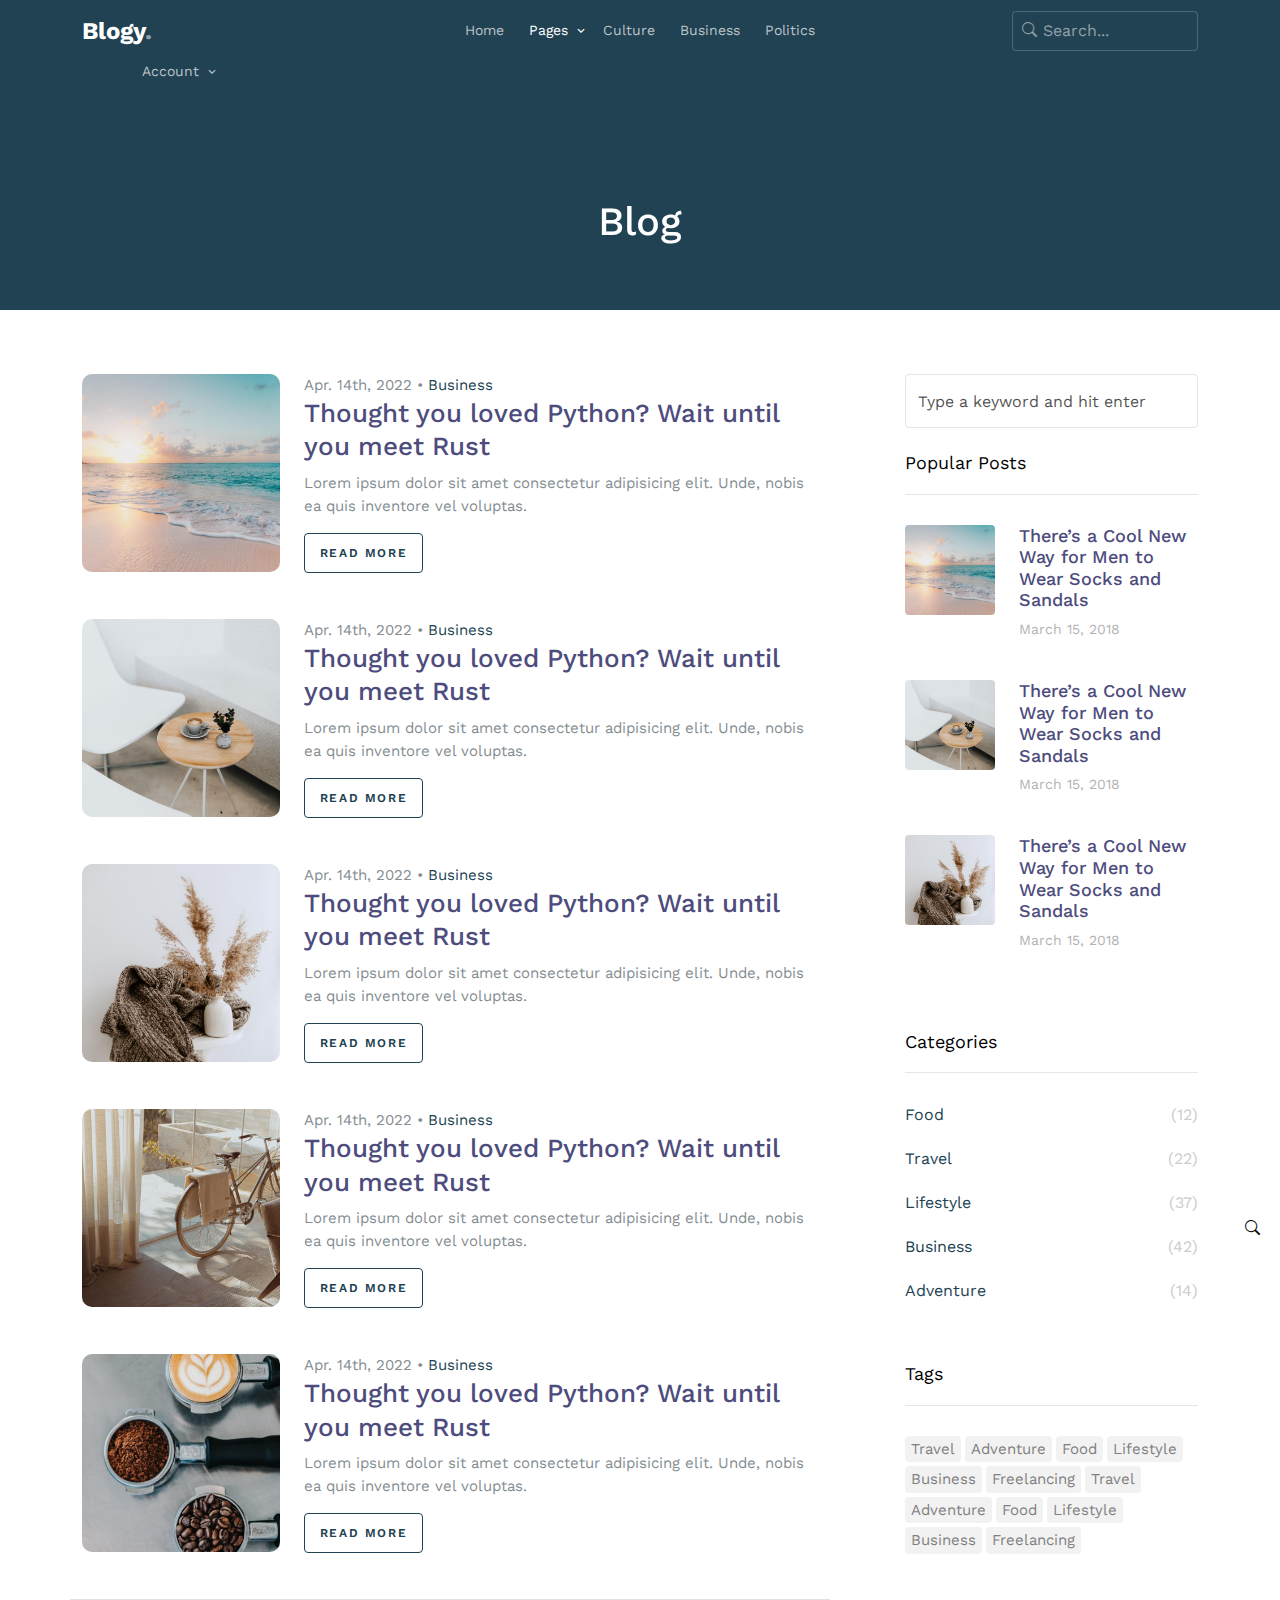
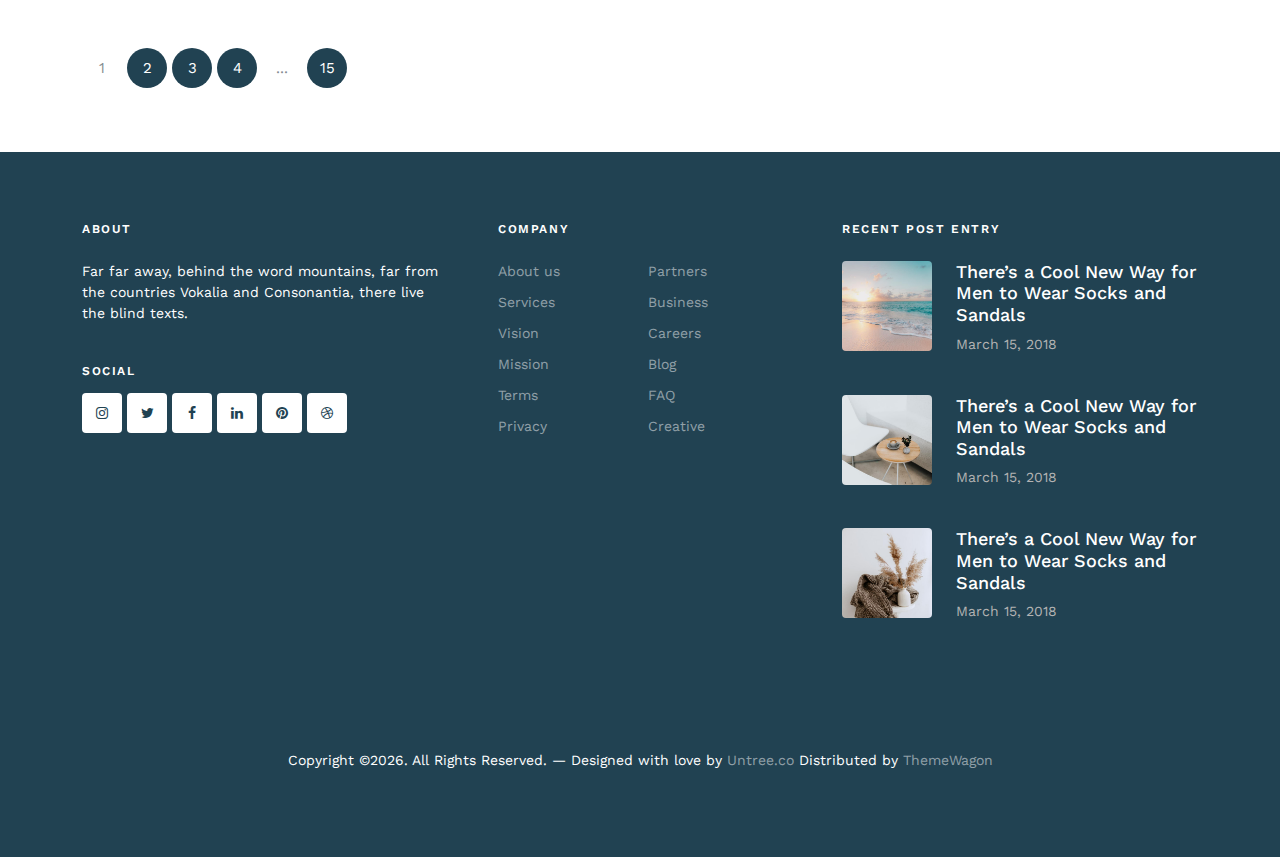
<file: blog.html>
<!-- /*
* Template Name: Blogy
* Template Author: Untree.co
* Template URI: https://untree.co/
* License: https://creativecommons.org/licenses/by/3.0/
*/ -->
<!doctype html>
<html lang="en">
<head>
  <meta charset="utf-8">
  <meta name="viewport" content="width=device-width, initial-scale=1">
  <meta name="author" content="Untree.co">
  <link rel="shortcut icon" href="favicon.png">

  <meta name="description" content="" />
  <meta name="keywords" content="bootstrap, bootstrap5" />

  <link rel="preconnect" href="https://fonts.googleapis.com">
  <link rel="preconnect" href="https://fonts.gstatic.com" crossorigin>
  <link href="https://fonts.googleapis.com/css2?family=Work+Sans:wght@400;600;700&display=swap" rel="stylesheet">


  <link rel="stylesheet" href="fonts/icomoon/style.css">
  <link rel="stylesheet" href="fonts/flaticon/font/flaticon.css">

  <link rel="stylesheet" href="https://cdn.jsdelivr.net/npm/bootstrap-icons@1.8.1/font/bootstrap-icons.css">

  <link rel="stylesheet" href="css/tiny-slider.css">
  <link rel="stylesheet" href="css/aos.css">
  <link rel="stylesheet" href="css/glightbox.min.css">
  <link rel="stylesheet" href="css/style.css">

  <link rel="stylesheet" href="css/flatpickr.min.css">


  <title>Blogy &mdash; Free Bootstrap 5 Website Template by Untree.co</title>
</head>
<body>

  <div class="site-mobile-menu site-navbar-target">
    <div class="site-mobile-menu-header">
      <div class="site-mobile-menu-close">
        <span class="icofont-close js-menu-toggle"></span>
      </div>
    </div>
    <div class="site-mobile-menu-body"></div>
  </div>

  <nav class="site-nav">
    <div class="container">
      <div class="menu-bg-wrap">
        <div class="site-navigation">
          <div class="row g-0 align-items-center">
            <div class="col-2">
              <a href="index.html" class="logo m-0 float-start">Blogy<span class="text-primary">.</span></a>
            </div>
            <div class="col-8 text-center">
              <form action="#" class="search-form d-inline-block d-lg-none">
                <input type="text" class="form-control" placeholder="Search...">
                <span class="bi-search"></span>
              </form>

              <ul class="js-clone-nav d-none d-lg-inline-block text-start site-menu mx-auto">
                <li><a href="index.html">Home</a></li>
                <li class="has-children active">
                  <a href="financing.html">Pages</a>
                  <ul class="dropdown">
                    <li><a href="search-result.html">Search Result</a></li>
                    <li class="active"><a href="blog.html">Blog</a></li>
                    <li><a href="single.html">Blog Single</a></li>
                    <li><a href="category.html">Category</a></li>
                    <li><a href="about.html">About</a></li>
                    <li><a href="contact.html">Contact Us</a></li>
                    <li><a href="#">Menu One</a></li>
                    <li><a href="#">Menu Two</a></li>
                    <li class="has-children">
                      <a href="#">Dropdown</a>
                      <ul class="dropdown">
                        <li><a href="#">Sub Menu One</a></li>
                        <li><a href="#">Sub Menu Two</a></li>
                        <li><a href="#">Sub Menu Three</a></li>
                      </ul>
                    </li>
                  </ul>
                </li>
                <li><a href="category.html">Culture</a></li>
                <li><a href="services.html">Business</a></li>
                <li><a href="about.html">Politics</a></li>
              </ul>
            </div>
            <div class="col-2 text-end">
              <a href="#" class="burger ms-auto float-end site-menu-toggle js-menu-toggle d-inline-block d-lg-none light">
                <span></span>
              </a>
              <form action="#" class="search-form d-none d-lg-inline-block">
                <input type="text" class="form-control" placeholder="Search...">
                <span class="bi-search"></span>
              </form>
            </div>
            <div class="col-2 text-center">
							<ul class="js-clone-nav d-none d-lg-inline-block text-start site-menu mx-auto">
								<li class="has-children">
									<i class="fa-solid fa-user"></i><a href="">Account</a>
									<!-- <a href="category.html">Account</a> -->
									<ul class="dropdown">
										<li><a href="login.html">Login</a></li>
										<li><a href="register.html">Register</a></li>
									</ul>
								</li>
							</ul>
						</div>
          </div>
        </div>
      </div>
    </div>
  </nav>

  <div class="hero overlay inner-page bg-primary py-5">
    <div class="container">
      <div class="row align-items-center justify-content-center text-center pt-5">
        <div class="col-lg-6">
          <h1 class="heading text-white mb-3" data-aos="fade-up">Blog</h1>
        </div>
      </div>
    </div>
  </div>

  <div class="section search-result-wrap">
    <div class="container">
      
      <div class="row posts-entry">
        <div class="col-lg-8">
          <div class="blog-entry d-flex blog-entry-search-item">
            <a href="single.html" class="img-link me-4">
              <img src="images/img_1_sq.jpg" alt="Image" class="img-fluid">
            </a>
            <div>
              <span class="date">Apr. 14th, 2022 &bullet; <a href="#">Business</a></span>
              <h2><a href="single.html">Thought you loved Python? Wait until you meet Rust</a></h2>
              <p>Lorem ipsum dolor sit amet consectetur adipisicing elit. Unde, nobis ea quis inventore vel voluptas.</p>
              <p><a href="single.html" class="btn btn-sm btn-outline-primary">Read More</a></p>
            </div>
          </div>

          <div class="blog-entry d-flex blog-entry-search-item">
            <a href="single.html" class="img-link me-4">
              <img src="images/img_2_sq.jpg" alt="Image" class="img-fluid">
            </a>
            <div>
              <span class="date">Apr. 14th, 2022 &bullet; <a href="#">Business</a></span>
              <h2><a href="single.html">Thought you loved Python? Wait until you meet Rust</a></h2>
              <p>Lorem ipsum dolor sit amet consectetur adipisicing elit. Unde, nobis ea quis inventore vel voluptas.</p>
              <p><a href="single.html" class="btn btn-sm btn-outline-primary">Read More</a></p>
            </div>
          </div>

          <div class="blog-entry d-flex blog-entry-search-item">
            <a href="single.html" class="img-link me-4">
              <img src="images/img_3_sq.jpg" alt="Image" class="img-fluid">
            </a>
            <div>
              <span class="date">Apr. 14th, 2022 &bullet; <a href="#">Business</a></span>
              <h2><a href="single.html">Thought you loved Python? Wait until you meet Rust</a></h2>
              <p>Lorem ipsum dolor sit amet consectetur adipisicing elit. Unde, nobis ea quis inventore vel voluptas.</p>
              <p><a href="single.html" class="btn btn-sm btn-outline-primary">Read More</a></p>
            </div>
          </div>

          <div class="blog-entry d-flex blog-entry-search-item">
            <a href="single.html" class="img-link me-4">
              <img src="images/img_4_sq.jpg" alt="Image" class="img-fluid">
            </a>
            <div>
              <span class="date">Apr. 14th, 2022 &bullet; <a href="#">Business</a></span>
              <h2><a href="single.html">Thought you loved Python? Wait until you meet Rust</a></h2>
              <p>Lorem ipsum dolor sit amet consectetur adipisicing elit. Unde, nobis ea quis inventore vel voluptas.</p>
              <p><a href="single.html" class="btn btn-sm btn-outline-primary">Read More</a></p>
            </div>
          </div>

          <div class="blog-entry d-flex blog-entry-search-item">
            <a href="single.html" class="img-link me-4">
              <img src="images/img_5_sq.jpg" alt="Image" class="img-fluid">
            </a>
            <div>
              <span class="date">Apr. 14th, 2022 &bullet; <a href="#">Business</a></span>
              <h2><a href="single.html">Thought you loved Python? Wait until you meet Rust</a></h2>
              <p>Lorem ipsum dolor sit amet consectetur adipisicing elit. Unde, nobis ea quis inventore vel voluptas.</p>
              <p><a href="single.html" class="btn btn-sm btn-outline-primary">Read More</a></p>
            </div>
          </div>

          <div class="row text-start pt-5 border-top">
            <div class="col-md-12">
              <div class="custom-pagination">
                <span>1</span>
                <a href="#">2</a>
                <a href="#">3</a>
                <a href="#">4</a>
                <span>...</span>
                <a href="#">15</a>
              </div>
            </div>
          </div>

        </div>

        <div class="col-lg-4 sidebar">

          <div class="sidebar-box search-form-wrap mb-4">
            <form action="#" class="sidebar-search-form">
              <span class="bi-search"></span>
              <input type="text" class="form-control" id="s" placeholder="Type a keyword and hit enter">
            </form>
          </div>
          <!-- END sidebar-box -->
          <div class="sidebar-box">
            <h3 class="heading">Popular Posts</h3>
            <div class="post-entry-sidebar">
              <ul>
                <li>
                  <a href="">
                    <img src="images/img_1_sq.jpg" alt="Image placeholder" class="me-4 rounded">
                    <div class="text">
                      <h4>There’s a Cool New Way for Men to Wear Socks and Sandals</h4>
                      <div class="post-meta">
                        <span class="mr-2">March 15, 2018 </span>
                      </div>
                    </div>
                  </a>
                </li>
                <li>
                  <a href="">
                    <img src="images/img_2_sq.jpg" alt="Image placeholder" class="me-4 rounded">
                    <div class="text">
                      <h4>There’s a Cool New Way for Men to Wear Socks and Sandals</h4>
                      <div class="post-meta">
                        <span class="mr-2">March 15, 2018 </span>
                      </div>
                    </div>
                  </a>
                </li>
                <li>
                  <a href="">
                    <img src="images/img_3_sq.jpg" alt="Image placeholder" class="me-4 rounded">
                    <div class="text">
                      <h4>There’s a Cool New Way for Men to Wear Socks and Sandals</h4>
                      <div class="post-meta">
                        <span class="mr-2">March 15, 2018 </span>
                      </div>
                    </div>
                  </a>
                </li>
              </ul>
            </div>
          </div>
          <!-- END sidebar-box -->

          <div class="sidebar-box">
            <h3 class="heading">Categories</h3>
            <ul class="categories">
              <li><a href="#">Food <span>(12)</span></a></li>
              <li><a href="#">Travel <span>(22)</span></a></li>
              <li><a href="#">Lifestyle <span>(37)</span></a></li>
              <li><a href="#">Business <span>(42)</span></a></li>
              <li><a href="#">Adventure <span>(14)</span></a></li>
            </ul>
          </div>
          <!-- END sidebar-box -->

          <div class="sidebar-box">
            <h3 class="heading">Tags</h3>
            <ul class="tags">
              <li><a href="#">Travel</a></li>
              <li><a href="#">Adventure</a></li>
              <li><a href="#">Food</a></li>
              <li><a href="#">Lifestyle</a></li>
              <li><a href="#">Business</a></li>
              <li><a href="#">Freelancing</a></li>
              <li><a href="#">Travel</a></li>
              <li><a href="#">Adventure</a></li>
              <li><a href="#">Food</a></li>
              <li><a href="#">Lifestyle</a></li>
              <li><a href="#">Business</a></li>
              <li><a href="#">Freelancing</a></li>
            </ul>
          </div>

        </div>
      </div>
    </div>
  </div>

  <footer class="site-footer">
    <div class="container">
      <div class="row">
        <div class="col-lg-4">
          <div class="widget">
            <h3 class="mb-4">About</h3>
            <p>Far far away, behind the word mountains, far from the countries Vokalia and Consonantia, there live the blind texts.</p>
          </div> <!-- /.widget -->
          <div class="widget">
            <h3>Social</h3>
            <ul class="list-unstyled social">
              <li><a href="#"><span class="icon-instagram"></span></a></li>
              <li><a href="#"><span class="icon-twitter"></span></a></li>
              <li><a href="#"><span class="icon-facebook"></span></a></li>
              <li><a href="#"><span class="icon-linkedin"></span></a></li>
              <li><a href="#"><span class="icon-pinterest"></span></a></li>
              <li><a href="#"><span class="icon-dribbble"></span></a></li>
            </ul>
          </div> <!-- /.widget -->
        </div> <!-- /.col-lg-4 -->
        <div class="col-lg-4 ps-lg-5">
          <div class="widget">
            <h3 class="mb-4">Company</h3>
            <ul class="list-unstyled float-start links">
              <li><a href="#">About us</a></li>
              <li><a href="#">Services</a></li>
              <li><a href="#">Vision</a></li>
              <li><a href="#">Mission</a></li>
              <li><a href="#">Terms</a></li>
              <li><a href="#">Privacy</a></li>
            </ul>
            <ul class="list-unstyled float-start links">
              <li><a href="#">Partners</a></li>
              <li><a href="#">Business</a></li>
              <li><a href="#">Careers</a></li>
              <li><a href="#">Blog</a></li>
              <li><a href="#">FAQ</a></li>
              <li><a href="#">Creative</a></li>
            </ul>
          </div> <!-- /.widget -->
        </div> <!-- /.col-lg-4 -->
        <div class="col-lg-4">
          <div class="widget">
            <h3 class="mb-4">Recent Post Entry</h3>
            <div class="post-entry-footer">
              <ul>
                <li>
                  <a href="">
                    <img src="images/img_1_sq.jpg" alt="Image placeholder" class="me-4 rounded">
                    <div class="text">
                      <h4>There’s a Cool New Way for Men to Wear Socks and Sandals</h4>
                      <div class="post-meta">
                        <span class="mr-2">March 15, 2018 </span>
                      </div>
                    </div>
                  </a>
                </li>
                <li>
                  <a href="">
                    <img src="images/img_2_sq.jpg" alt="Image placeholder" class="me-4 rounded">
                    <div class="text">
                      <h4>There’s a Cool New Way for Men to Wear Socks and Sandals</h4>
                      <div class="post-meta">
                        <span class="mr-2">March 15, 2018 </span>
                      </div>
                    </div>
                  </a>
                </li>
                <li>
                  <a href="">
                    <img src="images/img_3_sq.jpg" alt="Image placeholder" class="me-4 rounded">
                    <div class="text">
                      <h4>There’s a Cool New Way for Men to Wear Socks and Sandals</h4>
                      <div class="post-meta">
                        <span class="mr-2">March 15, 2018 </span>
                      </div>
                    </div>
                  </a>
                </li>
              </ul>
            </div>


          </div> <!-- /.widget -->
        </div> <!-- /.col-lg-4 -->
      </div> <!-- /.row -->

      <div class="row mt-5">
        <div class="col-12 text-center">
          <!-- 
              **==========
              NOTE: 
              Please don't remove this copyright link unless you buy the license here https://untree.co/license/  
              **==========
            -->

            <p>Copyright &copy;<script>document.write(new Date().getFullYear());</script>. All Rights Reserved. &mdash; Designed with love by <a href="https://untree.co">Untree.co</a>  Distributed by <a href="https://themewagon.com">ThemeWagon</a> <!-- License information: https://untree.co/license/ -->
            </p>
          </div>
        </div>
      </div> <!-- /.container -->
    </footer> <!-- /.site-footer -->

    <!-- Preloader -->
    <div id="overlayer"></div>
    <div class="loader">
      <div class="spinner-border text-primary" role="status">
        <span class="visually-hidden">Loading...</span>
      </div>
    </div>


    <script src="js/bootstrap.bundle.min.js"></script>
    <script src="js/tiny-slider.js"></script>

    <script src="js/flatpickr.min.js"></script>


    <script src="js/aos.js"></script>
    <script src="js/glightbox.min.js"></script>
    <script src="js/navbar.js"></script>
    <script src="js/counter.js"></script>
    <script src="js/custom.js"></script>

    
  </body>
  </html>
</file>
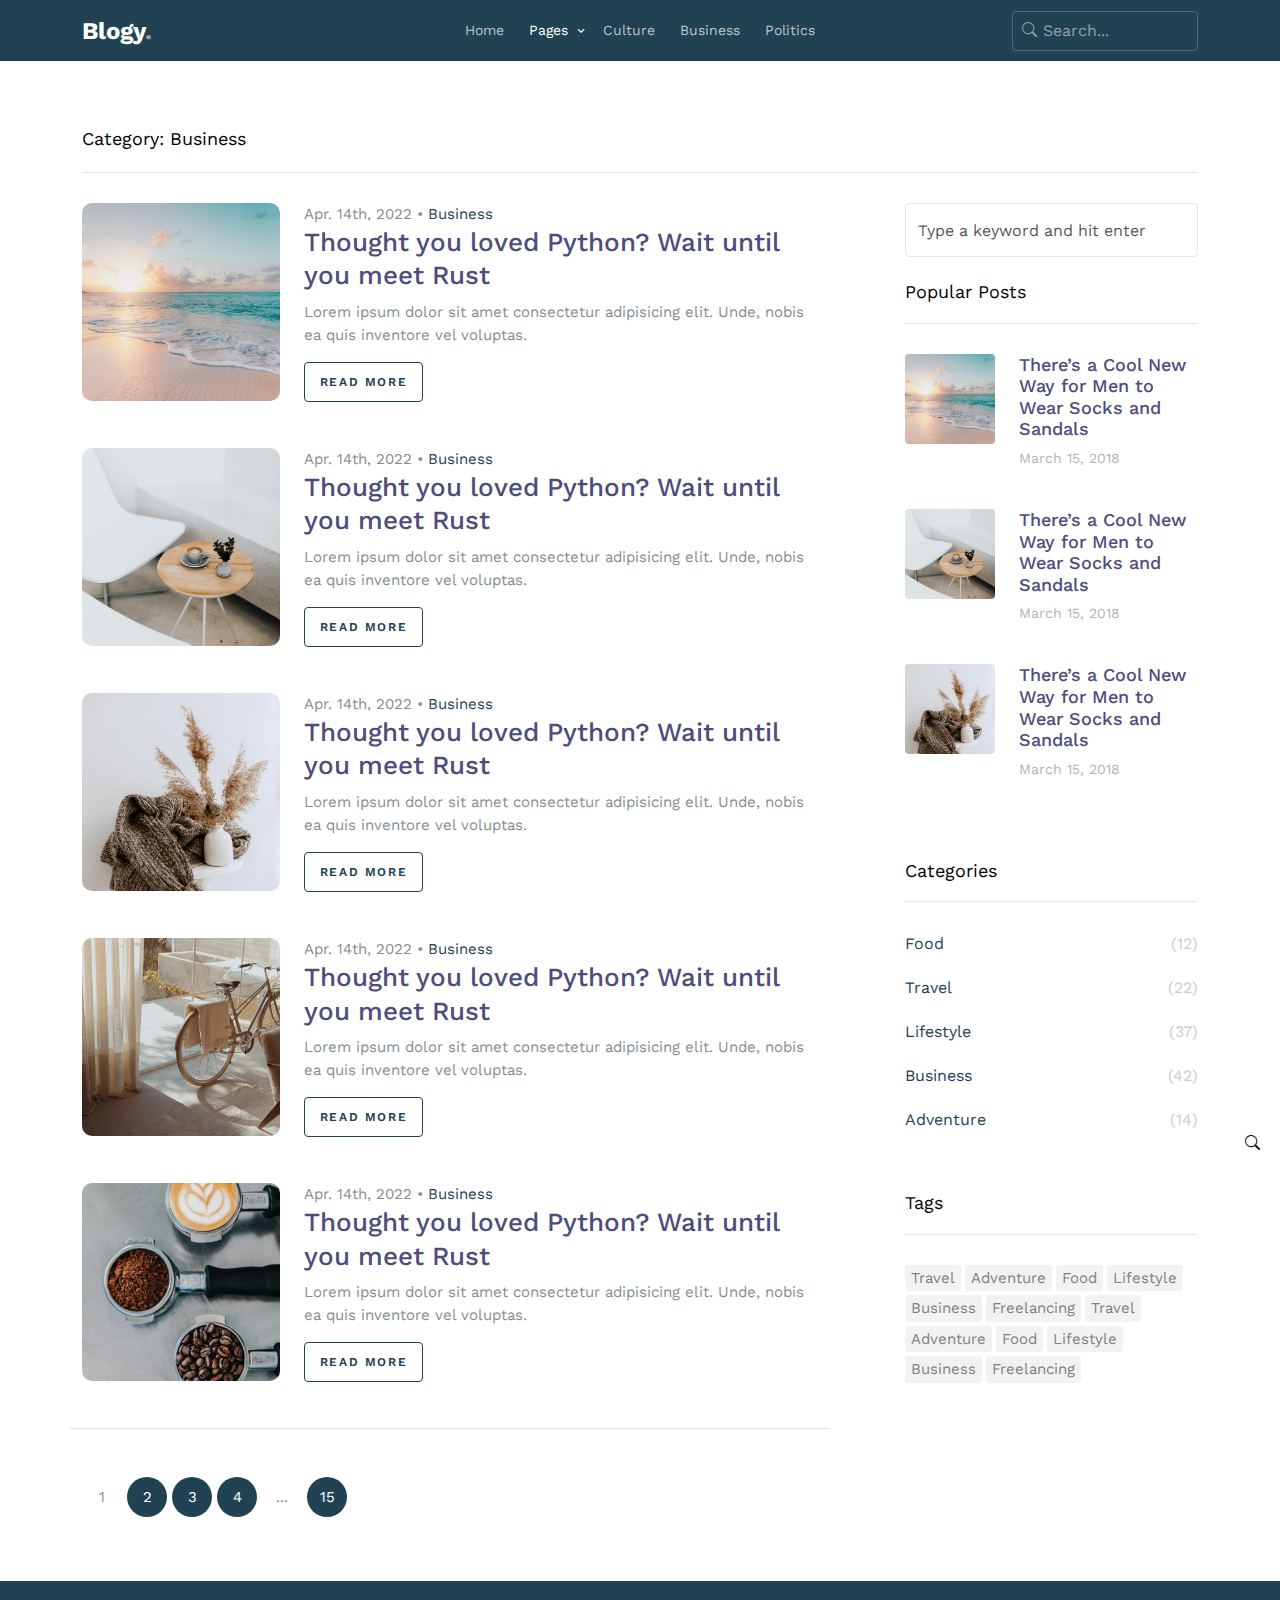
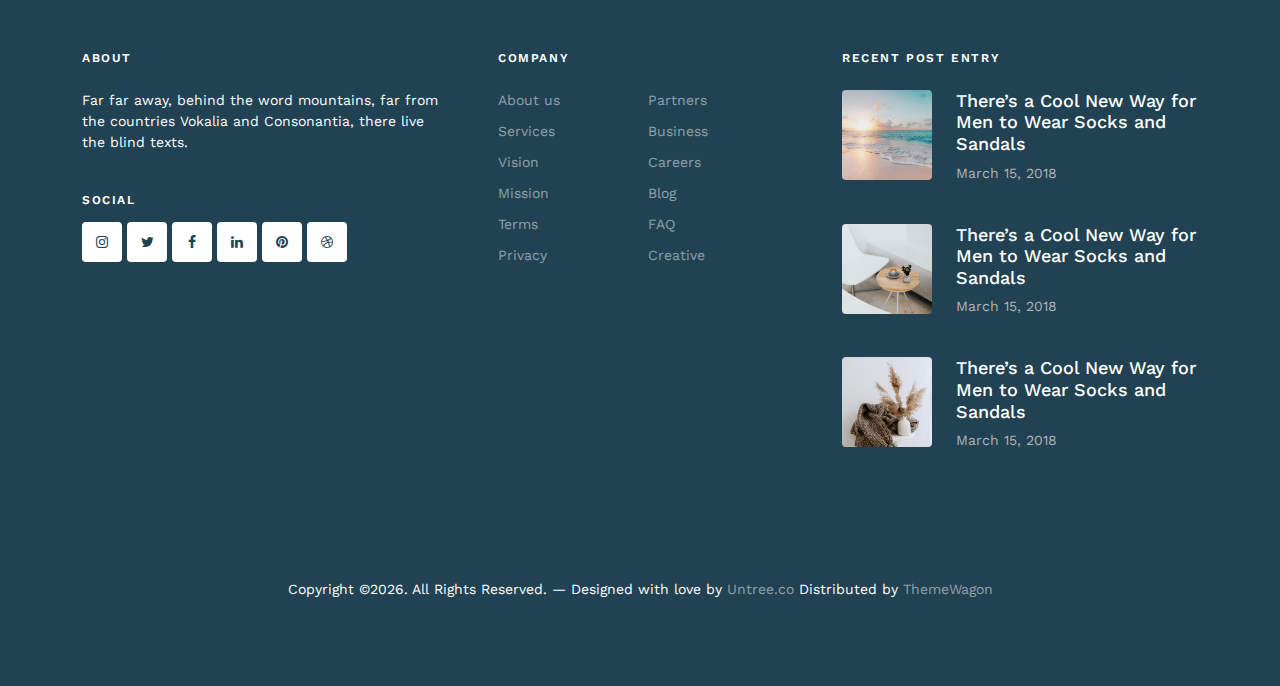
<file: category.html>
<!-- /*
* Template Name: Blogy
* Template Author: Untree.co
* Template URI: https://untree.co/
* License: https://creativecommons.org/licenses/by/3.0/
*/ -->
<!doctype html>
<html lang="en">
<head>
	<meta charset="utf-8">
	<meta name="viewport" content="width=device-width, initial-scale=1">
	<meta name="author" content="Untree.co">
	<link rel="shortcut icon" href="favicon.png">

	<meta name="description" content="" />
	<meta name="keywords" content="bootstrap, bootstrap5" />

	<link rel="preconnect" href="https://fonts.googleapis.com">
	<link rel="preconnect" href="https://fonts.gstatic.com" crossorigin>
	<link href="https://fonts.googleapis.com/css2?family=Work+Sans:wght@400;600;700&display=swap" rel="stylesheet">


	<link rel="stylesheet" href="fonts/icomoon/style.css">
	<link rel="stylesheet" href="fonts/flaticon/font/flaticon.css">

	<link rel="stylesheet" href="https://cdn.jsdelivr.net/npm/bootstrap-icons@1.8.1/font/bootstrap-icons.css">

	<link rel="stylesheet" href="css/tiny-slider.css">
	<link rel="stylesheet" href="css/aos.css">
	<link rel="stylesheet" href="css/glightbox.min.css">
	<link rel="stylesheet" href="css/style.css">

	<link rel="stylesheet" href="css/flatpickr.min.css">


	<title>Blogy &mdash; Free Bootstrap 5 Website Template by Untree.co</title>
</head>
<body>

	<div class="site-mobile-menu site-navbar-target">
		<div class="site-mobile-menu-header">
			<div class="site-mobile-menu-close">
				<span class="icofont-close js-menu-toggle"></span>
			</div>
		</div>
		<div class="site-mobile-menu-body"></div>
	</div>

	<nav class="site-nav">
		<div class="container">
			<div class="menu-bg-wrap">
				<div class="site-navigation">
					<div class="row g-0 align-items-center">
						<div class="col-2">
							<a href="index.html" class="logo m-0 float-start">Blogy<span class="text-primary">.</span></a>
						</div>
						<div class="col-8 text-center">
							<form action="#" class="search-form d-inline-block d-lg-none">
								<input type="text" class="form-control" placeholder="Search...">
								<span class="bi-search"></span>
							</form>

							<ul class="js-clone-nav d-none d-lg-inline-block text-start site-menu mx-auto">
								<li><a href="index.html">Home</a></li>
								<li class="has-children active">
									<a href="financing.html">Pages</a>
									<ul class="dropdown">
										<li><a href="search-result.html">Search Result</a></li>
										<li><a href="blog.html">Blog</a></li>
										<li><a href="single.html">Blog Single</a></li>
										<li class="active"><a href="category.html">Category</a></li>
										<li><a href="about.html">About</a></li>
										<li><a href="contact.html">Contact Us</a></li>
										<li><a href="#">Menu One</a></li>
										<li><a href="#">Menu Two</a></li>
										<li class="has-children">
											<a href="#">Dropdown</a>
											<ul class="dropdown">
												<li><a href="#">Sub Menu One</a></li>
												<li><a href="#">Sub Menu Two</a></li>
												<li><a href="#">Sub Menu Three</a></li>
											</ul>
										</li>
									</ul>
								</li>
								<li><a href="category.html">Culture</a></li>
								<li><a href="services.html">Business</a></li>
								<li><a href="about.html">Politics</a></li>
							</ul>
						</div>
						<div class="col-2 text-end">
							<a href="#" class="burger ms-auto float-end site-menu-toggle js-menu-toggle d-inline-block d-lg-none light">
								<span></span>
							</a>
							<form action="#" class="search-form d-none d-lg-inline-block">
								<input type="text" class="form-control" placeholder="Search...">
								<span class="bi-search"></span>
							</form>
						</div>
					</div>
				</div>
			</div>
		</div>
	</nav>

	<div class="section search-result-wrap">
		<div class="container">
			<div class="row">
				<div class="col-12">
					<div class="heading">Category: Business</div>
				</div>
			</div>
			<div class="row posts-entry">
				<div class="col-lg-8">
					<div class="blog-entry d-flex blog-entry-search-item">
						<a href="single.html" class="img-link me-4">
							<img src="images/img_1_sq.jpg" alt="Image" class="img-fluid">
						</a>
						<div>
							<span class="date">Apr. 14th, 2022 &bullet; <a href="#">Business</a></span>
							<h2><a href="single.html">Thought you loved Python? Wait until you meet Rust</a></h2>
							<p>Lorem ipsum dolor sit amet consectetur adipisicing elit. Unde, nobis ea quis inventore vel voluptas.</p>
							<p><a href="single.html" class="btn btn-sm btn-outline-primary">Read More</a></p>
						</div>
					</div>

					<div class="blog-entry d-flex blog-entry-search-item">
						<a href="single.html" class="img-link me-4">
							<img src="images/img_2_sq.jpg" alt="Image" class="img-fluid">
						</a>
						<div>
							<span class="date">Apr. 14th, 2022 &bullet; <a href="#">Business</a></span>
							<h2><a href="single.html">Thought you loved Python? Wait until you meet Rust</a></h2>
							<p>Lorem ipsum dolor sit amet consectetur adipisicing elit. Unde, nobis ea quis inventore vel voluptas.</p>
							<p><a href="single.html" class="btn btn-sm btn-outline-primary">Read More</a></p>
						</div>
					</div>

					<div class="blog-entry d-flex blog-entry-search-item">
						<a href="single.html" class="img-link me-4">
							<img src="images/img_3_sq.jpg" alt="Image" class="img-fluid">
						</a>
						<div>
							<span class="date">Apr. 14th, 2022 &bullet; <a href="#">Business</a></span>
							<h2><a href="single.html">Thought you loved Python? Wait until you meet Rust</a></h2>
							<p>Lorem ipsum dolor sit amet consectetur adipisicing elit. Unde, nobis ea quis inventore vel voluptas.</p>
							<p><a href="single.html" class="btn btn-sm btn-outline-primary">Read More</a></p>
						</div>
					</div>

					<div class="blog-entry d-flex blog-entry-search-item">
						<a href="single.html" class="img-link me-4">
							<img src="images/img_4_sq.jpg" alt="Image" class="img-fluid">
						</a>
						<div>
							<span class="date">Apr. 14th, 2022 &bullet; <a href="#">Business</a></span>
							<h2><a href="single.html">Thought you loved Python? Wait until you meet Rust</a></h2>
							<p>Lorem ipsum dolor sit amet consectetur adipisicing elit. Unde, nobis ea quis inventore vel voluptas.</p>
							<p><a href="single.html" class="btn btn-sm btn-outline-primary">Read More</a></p>
						</div>
					</div>

					<div class="blog-entry d-flex blog-entry-search-item">
						<a href="single.html" class="img-link me-4">
							<img src="images/img_5_sq.jpg" alt="Image" class="img-fluid">
						</a>
						<div>
							<span class="date">Apr. 14th, 2022 &bullet; <a href="#">Business</a></span>
							<h2><a href="single.html">Thought you loved Python? Wait until you meet Rust</a></h2>
							<p>Lorem ipsum dolor sit amet consectetur adipisicing elit. Unde, nobis ea quis inventore vel voluptas.</p>
							<p><a href="single.html" class="btn btn-sm btn-outline-primary">Read More</a></p>
						</div>
					</div>

					<div class="row text-start pt-5 border-top">
						<div class="col-md-12">
							<div class="custom-pagination">
								<span>1</span>
								<a href="#">2</a>
								<a href="#">3</a>
								<a href="#">4</a>
								<span>...</span>
								<a href="#">15</a>
							</div>
						</div>
					</div>

				</div>

				<div class="col-lg-4 sidebar">
					
					<div class="sidebar-box search-form-wrap mb-4">
						<form action="#" class="sidebar-search-form">
							<span class="bi-search"></span>
							<input type="text" class="form-control" id="s" placeholder="Type a keyword and hit enter">
						</form>
					</div>
					<!-- END sidebar-box -->
					<div class="sidebar-box">
						<h3 class="heading">Popular Posts</h3>
						<div class="post-entry-sidebar">
							<ul>
								<li>
									<a href="">
										<img src="images/img_1_sq.jpg" alt="Image placeholder" class="me-4 rounded">
										<div class="text">
											<h4>There’s a Cool New Way for Men to Wear Socks and Sandals</h4>
											<div class="post-meta">
												<span class="mr-2">March 15, 2018 </span>
											</div>
										</div>
									</a>
								</li>
								<li>
									<a href="">
										<img src="images/img_2_sq.jpg" alt="Image placeholder" class="me-4 rounded">
										<div class="text">
											<h4>There’s a Cool New Way for Men to Wear Socks and Sandals</h4>
											<div class="post-meta">
												<span class="mr-2">March 15, 2018 </span>
											</div>
										</div>
									</a>
								</li>
								<li>
									<a href="">
										<img src="images/img_3_sq.jpg" alt="Image placeholder" class="me-4 rounded">
										<div class="text">
											<h4>There’s a Cool New Way for Men to Wear Socks and Sandals</h4>
											<div class="post-meta">
												<span class="mr-2">March 15, 2018 </span>
											</div>
										</div>
									</a>
								</li>
							</ul>
						</div>
					</div>
					<!-- END sidebar-box -->

					<div class="sidebar-box">
						<h3 class="heading">Categories</h3>
						<ul class="categories">
							<li><a href="#">Food <span>(12)</span></a></li>
							<li><a href="#">Travel <span>(22)</span></a></li>
							<li><a href="#">Lifestyle <span>(37)</span></a></li>
							<li><a href="#">Business <span>(42)</span></a></li>
							<li><a href="#">Adventure <span>(14)</span></a></li>
						</ul>
					</div>
					<!-- END sidebar-box -->

					<div class="sidebar-box">
						<h3 class="heading">Tags</h3>
						<ul class="tags">
							<li><a href="#">Travel</a></li>
							<li><a href="#">Adventure</a></li>
							<li><a href="#">Food</a></li>
							<li><a href="#">Lifestyle</a></li>
							<li><a href="#">Business</a></li>
							<li><a href="#">Freelancing</a></li>
							<li><a href="#">Travel</a></li>
							<li><a href="#">Adventure</a></li>
							<li><a href="#">Food</a></li>
							<li><a href="#">Lifestyle</a></li>
							<li><a href="#">Business</a></li>
							<li><a href="#">Freelancing</a></li>
						</ul>
					</div>

				</div>
			</div>
		</div>
	</div>

	<footer class="site-footer">
		<div class="container">
			<div class="row">
				<div class="col-lg-4">
					<div class="widget">
						<h3 class="mb-4">About</h3>
						<p>Far far away, behind the word mountains, far from the countries Vokalia and Consonantia, there live the blind texts.</p>
					</div> <!-- /.widget -->
					<div class="widget">
						<h3>Social</h3>
						<ul class="list-unstyled social">
							<li><a href="#"><span class="icon-instagram"></span></a></li>
							<li><a href="#"><span class="icon-twitter"></span></a></li>
							<li><a href="#"><span class="icon-facebook"></span></a></li>
							<li><a href="#"><span class="icon-linkedin"></span></a></li>
							<li><a href="#"><span class="icon-pinterest"></span></a></li>
							<li><a href="#"><span class="icon-dribbble"></span></a></li>
						</ul>
					</div> <!-- /.widget -->
				</div> <!-- /.col-lg-4 -->
				<div class="col-lg-4 ps-lg-5">
					<div class="widget">
						<h3 class="mb-4">Company</h3>
						<ul class="list-unstyled float-start links">
							<li><a href="#">About us</a></li>
							<li><a href="#">Services</a></li>
							<li><a href="#">Vision</a></li>
							<li><a href="#">Mission</a></li>
							<li><a href="#">Terms</a></li>
							<li><a href="#">Privacy</a></li>
						</ul>
						<ul class="list-unstyled float-start links">
							<li><a href="#">Partners</a></li>
							<li><a href="#">Business</a></li>
							<li><a href="#">Careers</a></li>
							<li><a href="#">Blog</a></li>
							<li><a href="#">FAQ</a></li>
							<li><a href="#">Creative</a></li>
						</ul>
					</div> <!-- /.widget -->
				</div> <!-- /.col-lg-4 -->
				<div class="col-lg-4">
					<div class="widget">
						<h3 class="mb-4">Recent Post Entry</h3>
						<div class="post-entry-footer">
							<ul>
								<li>
									<a href="">
										<img src="images/img_1_sq.jpg" alt="Image placeholder" class="me-4 rounded">
										<div class="text">
											<h4>There’s a Cool New Way for Men to Wear Socks and Sandals</h4>
											<div class="post-meta">
												<span class="mr-2">March 15, 2018 </span>
											</div>
										</div>
									</a>
								</li>
								<li>
									<a href="">
										<img src="images/img_2_sq.jpg" alt="Image placeholder" class="me-4 rounded">
										<div class="text">
											<h4>There’s a Cool New Way for Men to Wear Socks and Sandals</h4>
											<div class="post-meta">
												<span class="mr-2">March 15, 2018 </span>
											</div>
										</div>
									</a>
								</li>
								<li>
									<a href="">
										<img src="images/img_3_sq.jpg" alt="Image placeholder" class="me-4 rounded">
										<div class="text">
											<h4>There’s a Cool New Way for Men to Wear Socks and Sandals</h4>
											<div class="post-meta">
												<span class="mr-2">March 15, 2018 </span>
											</div>
										</div>
									</a>
								</li>
							</ul>
						</div>


					</div> <!-- /.widget -->
				</div> <!-- /.col-lg-4 -->
			</div> <!-- /.row -->

			<div class="row mt-5">
				<div class="col-12 text-center">
          <!-- 
              **==========
              NOTE: 
              Please don't remove this copyright link unless you buy the license here https://untree.co/license/  
              **==========
            -->

            <p>Copyright &copy;<script>document.write(new Date().getFullYear());</script>. All Rights Reserved. &mdash; Designed with love by <a href="https://untree.co">Untree.co</a> Distributed by <a href="https://themewagon.com">ThemeWagon</a>  <!-- License information: https://untree.co/license/ -->
            </p>
          </div>
        </div>
      </div> <!-- /.container -->
    </footer> <!-- /.site-footer -->

    <!-- Preloader -->
    <div id="overlayer"></div>
    <div class="loader">
    	<div class="spinner-border text-primary" role="status">
    		<span class="visually-hidden">Loading...</span>
    	</div>
    </div>


    <script src="js/bootstrap.bundle.min.js"></script>
    <script src="js/tiny-slider.js"></script>

    <script src="js/flatpickr.min.js"></script>


    <script src="js/aos.js"></script>
    <script src="js/glightbox.min.js"></script>
    <script src="js/navbar.js"></script>
    <script src="js/counter.js"></script>
    <script src="js/custom.js"></script>

    
  </body>
  </html>
</file>
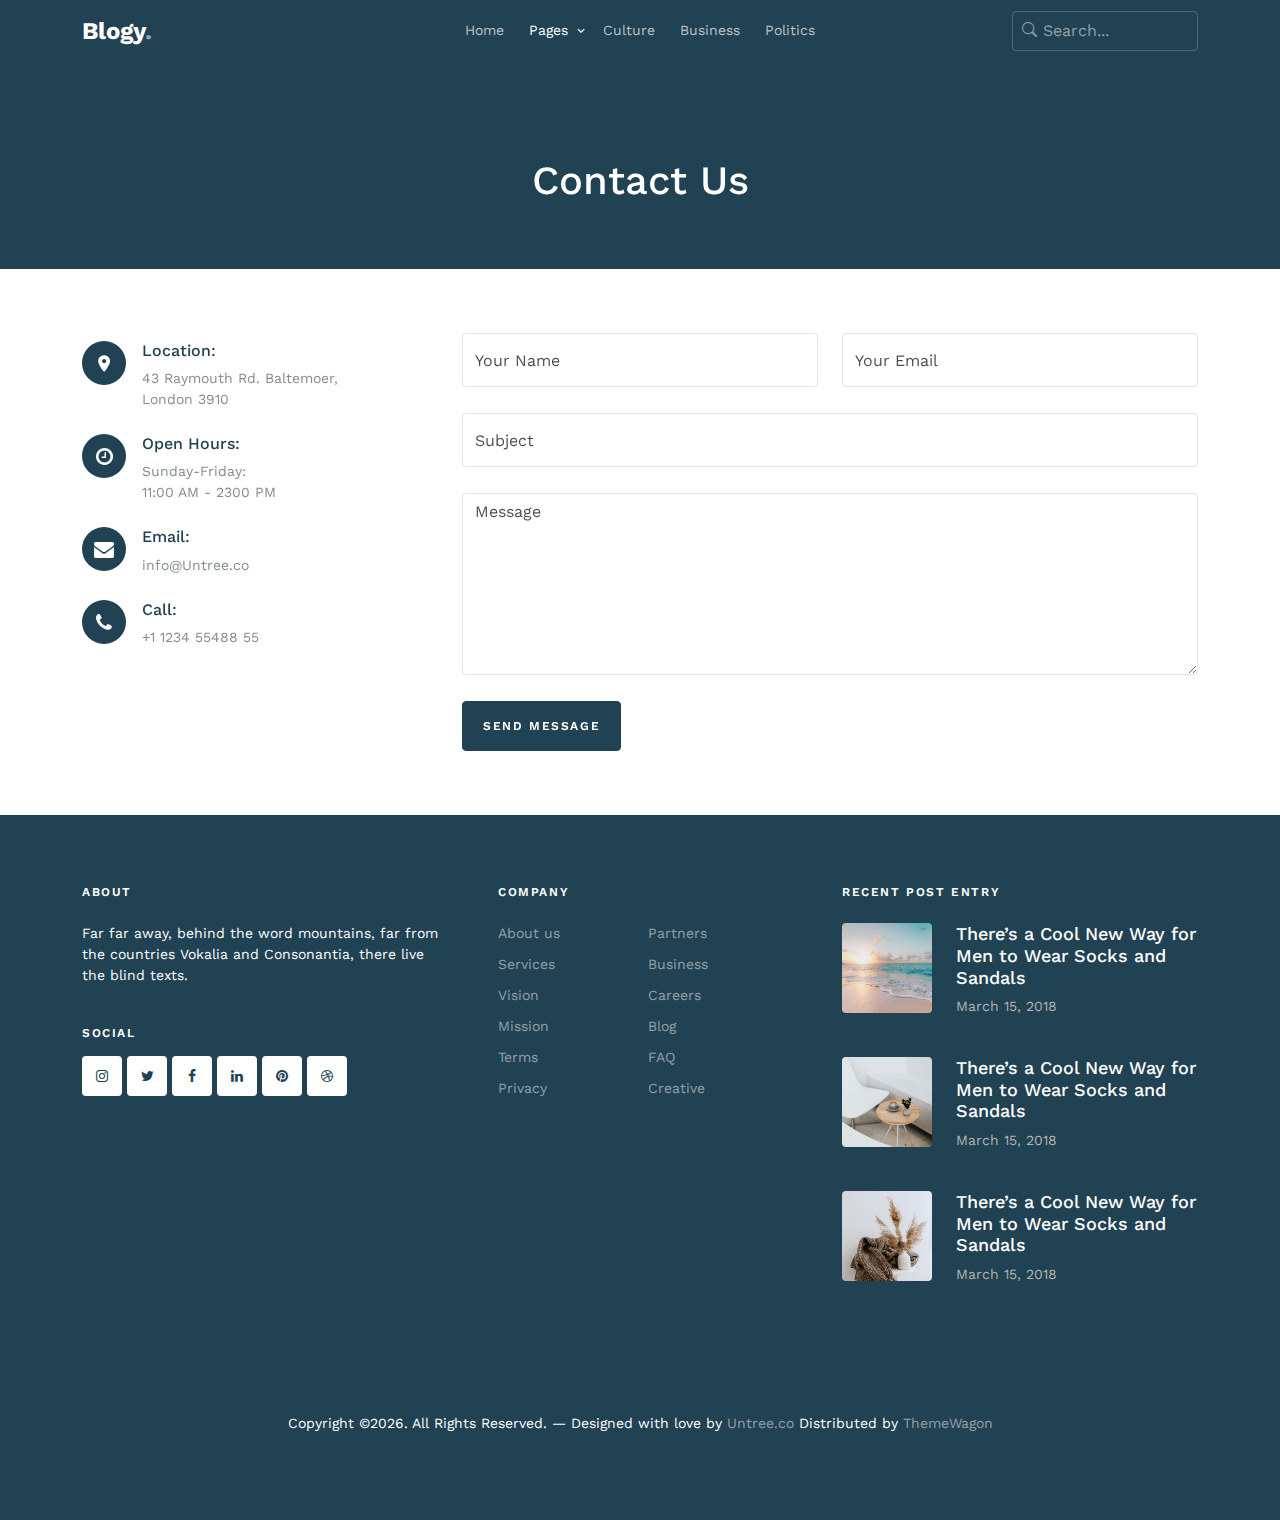
<file: contact.html>
<!-- /*
* Template Name: Blogy
* Template Author: Untree.co
* Template URI: https://untree.co/
* License: https://creativecommons.org/licenses/by/3.0/
*/ -->
<!doctype html>
<html lang="en">
<head>
	<meta charset="utf-8">
	<meta name="viewport" content="width=device-width, initial-scale=1">
	<meta name="author" content="Untree.co">
	<link rel="shortcut icon" href="favicon.png">

	<meta name="description" content="" />
	<meta name="keywords" content="bootstrap, bootstrap5" />

	<link rel="preconnect" href="https://fonts.googleapis.com">
	<link rel="preconnect" href="https://fonts.gstatic.com" crossorigin>
	<link href="https://fonts.googleapis.com/css2?family=Work+Sans:wght@400;600;700&display=swap" rel="stylesheet">


	<link rel="stylesheet" href="fonts/icomoon/style.css">
	<link rel="stylesheet" href="fonts/flaticon/font/flaticon.css">

	<link rel="stylesheet" href="https://cdn.jsdelivr.net/npm/bootstrap-icons@1.8.1/font/bootstrap-icons.css">

	<link rel="stylesheet" href="css/tiny-slider.css">
	<link rel="stylesheet" href="css/aos.css">
	<link rel="stylesheet" href="css/glightbox.min.css">
	<link rel="stylesheet" href="css/style.css">

	<link rel="stylesheet" href="css/flatpickr.min.css">


	<title>Blogy &mdash; Free Bootstrap 5 Website Template by Untree.co</title>
</head>
<body>

	<div class="site-mobile-menu site-navbar-target">
		<div class="site-mobile-menu-header">
			<div class="site-mobile-menu-close">
				<span class="icofont-close js-menu-toggle"></span>
			</div>
		</div>
		<div class="site-mobile-menu-body"></div>
	</div>

	<nav class="site-nav">
		<div class="container">
			<div class="menu-bg-wrap">
				<div class="site-navigation">
					<div class="row g-0 align-items-center">
						<div class="col-2">
							<a href="index.html" class="logo m-0 float-start">Blogy<span class="text-primary">.</span></a>
						</div>
						<div class="col-8 text-center">
							<form action="#" class="search-form d-inline-block d-lg-none">
								<input type="text" class="form-control" placeholder="Search...">
								<span class="bi-search"></span>
							</form>

							<ul class="js-clone-nav d-none d-lg-inline-block text-start site-menu mx-auto">
								<li><a href="index.html">Home</a></li>
								<li class="has-children active">
									<a href="category.html">Pages</a>
									<ul class="dropdown">
										<li><a href="search-result.html">Search Result</a></li>
										<li><a href="blog.html">Blog</a></li>
										<li><a href="single.html">Blog Single</a></li>
										<li><a href="category.html">Category</a></li>
										<li class="active"><a href="contact.html">Contact Us</a></li>
										<li><a href="about.html">About</a></li>
										<li><a href="#">Menu One</a></li>
										<li><a href="#">Menu Two</a></li>
										<li class="has-children">
											<a href="#">Dropdown</a>
											<ul class="dropdown">
												<li><a href="#">Sub Menu One</a></li>
												<li><a href="#">Sub Menu Two</a></li>
												<li><a href="#">Sub Menu Three</a></li>
											</ul>
										</li>
									</ul>
								</li>
								<li><a href="category.html">Culture</a></li>
								<li><a href="category.html">Business</a></li>
								<li><a href="category.html">Politics</a></li>
							</ul>
						</div>
						<div class="col-2 text-end">
							<a href="#" class="burger ms-auto float-end site-menu-toggle js-menu-toggle d-inline-block d-lg-none light">
								<span></span>
							</a>
							<form action="#" class="search-form d-none d-lg-inline-block">
								<input type="text" class="form-control" placeholder="Search...">
								<span class="bi-search"></span>
							</form>
						</div>
					</div>
				</div>
			</div>
		</div>
	</nav>

	<div class="hero overlay inner-page bg-primary py-5">
		<div class="container">
			<div class="row align-items-center justify-content-center text-center pt-5">
				<div class="col-lg-6">
					<h1 class="heading text-white mb-3" data-aos="fade-up">Contact Us</h1>
				</div>
			</div>
		</div>
	</div>
	
	<div class="section">
		<div class="container">
			<div class="row">
				<div class="col-lg-4 mb-5 mb-lg-0" data-aos="fade-up" data-aos-delay="100">
					<div class="contact-info">

						<div class="address mt-2">
							<i class="icon-room"></i>
							<h4 class="mb-2">Location:</h4>
							<p>43 Raymouth Rd. Baltemoer,<br> London 3910</p>
						</div>

						<div class="open-hours mt-4">
							<i class="icon-clock-o"></i>
							<h4 class="mb-2">Open Hours:</h4>
							<p>
								Sunday-Friday:<br>
								11:00 AM - 2300 PM
							</p>
						</div>

						<div class="email mt-4">
							<i class="icon-envelope"></i>
							<h4 class="mb-2">Email:</h4>
							<p>info@Untree.co</p>
						</div>

						<div class="phone mt-4">
							<i class="icon-phone"></i>
							<h4 class="mb-2">Call:</h4>
							<p>+1 1234 55488 55</p>
						</div>

					</div>
				</div>
				<div class="col-lg-8" data-aos="fade-up" data-aos-delay="200">
					<form action="#">
						<div class="row">
							<div class="col-6 mb-3">
								<input type="text" class="form-control" placeholder="Your Name">
							</div>
							<div class="col-6 mb-3">
								<input type="email" class="form-control" placeholder="Your Email">
							</div>
							<div class="col-12 mb-3">
								<input type="text" class="form-control" placeholder="Subject">
							</div>
							<div class="col-12 mb-3">
								<textarea name="" id="" cols="30" rows="7" class="form-control" placeholder="Message"></textarea>
							</div>

							<div class="col-12">
								<input type="submit" value="Send Message" class="btn btn-primary">
							</div>
						</div>
					</form>
				</div>
			</div>
		</div>
	</div> <!-- /.untree_co-section -->

	<footer class="site-footer">
		<div class="container">
			<div class="row">
				<div class="col-lg-4">
					<div class="widget">
						<h3 class="mb-4">About</h3>
						<p>Far far away, behind the word mountains, far from the countries Vokalia and Consonantia, there live the blind texts.</p>
					</div> <!-- /.widget -->
					<div class="widget">
						<h3>Social</h3>
						<ul class="list-unstyled social">
							<li><a href="#"><span class="icon-instagram"></span></a></li>
							<li><a href="#"><span class="icon-twitter"></span></a></li>
							<li><a href="#"><span class="icon-facebook"></span></a></li>
							<li><a href="#"><span class="icon-linkedin"></span></a></li>
							<li><a href="#"><span class="icon-pinterest"></span></a></li>
							<li><a href="#"><span class="icon-dribbble"></span></a></li>
						</ul>
					</div> <!-- /.widget -->
				</div> <!-- /.col-lg-4 -->
				<div class="col-lg-4 ps-lg-5">
					<div class="widget">
						<h3 class="mb-4">Company</h3>
						<ul class="list-unstyled float-start links">
							<li><a href="#">About us</a></li>
							<li><a href="#">Services</a></li>
							<li><a href="#">Vision</a></li>
							<li><a href="#">Mission</a></li>
							<li><a href="#">Terms</a></li>
							<li><a href="#">Privacy</a></li>
						</ul>
						<ul class="list-unstyled float-start links">
							<li><a href="#">Partners</a></li>
							<li><a href="#">Business</a></li>
							<li><a href="#">Careers</a></li>
							<li><a href="#">Blog</a></li>
							<li><a href="#">FAQ</a></li>
							<li><a href="#">Creative</a></li>
						</ul>
					</div> <!-- /.widget -->
				</div> <!-- /.col-lg-4 -->
				<div class="col-lg-4">
					<div class="widget">
						<h3 class="mb-4">Recent Post Entry</h3>
						<div class="post-entry-footer">
							<ul>
								<li>
									<a href="">
										<img src="images/img_1_sq.jpg" alt="Image placeholder" class="me-4 rounded">
										<div class="text">
											<h4>There’s a Cool New Way for Men to Wear Socks and Sandals</h4>
											<div class="post-meta">
												<span class="mr-2">March 15, 2018 </span>
											</div>
										</div>
									</a>
								</li>
								<li>
									<a href="">
										<img src="images/img_2_sq.jpg" alt="Image placeholder" class="me-4 rounded">
										<div class="text">
											<h4>There’s a Cool New Way for Men to Wear Socks and Sandals</h4>
											<div class="post-meta">
												<span class="mr-2">March 15, 2018 </span>
											</div>
										</div>
									</a>
								</li>
								<li>
									<a href="">
										<img src="images/img_3_sq.jpg" alt="Image placeholder" class="me-4 rounded">
										<div class="text">
											<h4>There’s a Cool New Way for Men to Wear Socks and Sandals</h4>
											<div class="post-meta">
												<span class="mr-2">March 15, 2018 </span>
											</div>
										</div>
									</a>
								</li>
							</ul>
						</div>


					</div> <!-- /.widget -->
				</div> <!-- /.col-lg-4 -->
			</div> <!-- /.row -->

			<div class="row mt-5">
				<div class="col-12 text-center">
          <!-- 
              **==========
              NOTE: 
              Please don't remove this copyright link unless you buy the license here https://untree.co/license/  
              **==========
            -->

            <p>Copyright &copy;<script>document.write(new Date().getFullYear());</script>. All Rights Reserved. &mdash; Designed with love by <a href="https://untree.co">Untree.co</a>  Distributed by <a href="https://themewagon.com">ThemeWagon</a> <!-- License information: https://untree.co/license/ -->
            </p>
          </div>
        </div>
      </div> <!-- /.container -->
    </footer> <!-- /.site-footer -->

    <!-- Preloader -->
    <div id="overlayer"></div>
    <div class="loader">
    	<div class="spinner-border text-primary" role="status">
    		<span class="visually-hidden">Loading...</span>
    	</div>
    </div>


    <script src="js/bootstrap.bundle.min.js"></script>
    <script src="js/tiny-slider.js"></script>

    <script src="js/flatpickr.min.js"></script>


    <script src="js/aos.js"></script>
    <script src="js/glightbox.min.js"></script>
    <script src="js/navbar.js"></script>
    <script src="js/counter.js"></script>
    <script src="js/custom.js"></script>

    
  </body>
  </html>
</file>
<file: fonts/icomoon/style.css>
@font-face {
  font-family: 'icomoon';
  src:  url('fonts/icomoon.eot?10si43');
  src:  url('fonts/icomoon.eot?10si43#iefix') format('embedded-opentype'),
    url('fonts/icomoon.ttf?10si43') format('truetype'),
    url('fonts/icomoon.woff?10si43') format('woff'),
    url('fonts/icomoon.svg?10si43#icomoon') format('svg');
  font-weight: normal;
  font-style: normal;
}

[class^="icon-"], [class*=" icon-"] {
  /* use !important to prevent issues with browser extensions that change fonts */
  font-family: 'icomoon' !important;
  speak: none;
  font-style: normal;
  font-weight: normal;
  font-variant: normal;
  text-transform: none;
  line-height: 1;

  /* Better Font Rendering =========== */
  -webkit-font-smoothing: antialiased;
  -moz-osx-font-smoothing: grayscale;
}

.icon-asterisk:before {
  content: "\f069";
}
.icon-plus:before {
  content: "\f067";
}
.icon-question:before {
  content: "\f128";
}
.icon-minus:before {
  content: "\f068";
}
.icon-glass:before {
  content: "\f000";
}
.icon-music:before {
  content: "\f001";
}
.icon-search:before {
  content: "\f002";
}
.icon-envelope-o:before {
  content: "\f003";
}
.icon-heart:before {
  content: "\f004";
}
.icon-star:before {
  content: "\f005";
}
.icon-star-o:before {
  content: "\f006";
}
.icon-user:before {
  content: "\f007";
}
.icon-film:before {
  content: "\f008";
}
.icon-th-large:before {
  content: "\f009";
}
.icon-th:before {
  content: "\f00a";
}
.icon-th-list:before {
  content: "\f00b";
}
.icon-check:before {
  content: "\f00c";
}
.icon-close:before {
  content: "\f00d";
}
.icon-remove:before {
  content: "\f00d";
}
.icon-times:before {
  content: "\f00d";
}
.icon-search-plus:before {
  content: "\f00e";
}
.icon-search-minus:before {
  content: "\f010";
}
.icon-power-off:before {
  content: "\f011";
}
.icon-signal:before {
  content: "\f012";
}
.icon-cog:before {
  content: "\f013";
}
.icon-gear:before {
  content: "\f013";
}
.icon-trash-o:before {
  content: "\f014";
}
.icon-home:before {
  content: "\f015";
}
.icon-file-o:before {
  content: "\f016";
}
.icon-clock-o:before {
  content: "\f017";
}
.icon-road:before {
  content: "\f018";
}
.icon-download:before {
  content: "\f019";
}
.icon-arrow-circle-o-down:before {
  content: "\f01a";
}
.icon-arrow-circle-o-up:before {
  content: "\f01b";
}
.icon-inbox:before {
  content: "\f01c";
}
.icon-play-circle-o:before {
  content: "\f01d";
}
.icon-repeat:before {
  content: "\f01e";
}
.icon-rotate-right:before {
  content: "\f01e";
}
.icon-refresh:before {
  content: "\f021";
}
.icon-list-alt:before {
  content: "\f022";
}
.icon-lock:before {
  content: "\f023";
}
.icon-flag:before {
  content: "\f024";
}
.icon-headphones:before {
  content: "\f025";
}
.icon-volume-off:before {
  content: "\f026";
}
.icon-volume-down:before {
  content: "\f027";
}
.icon-volume-up:before {
  content: "\f028";
}
.icon-qrcode:before {
  content: "\f029";
}
.icon-barcode:before {
  content: "\f02a";
}
.icon-tag:before {
  content: "\f02b";
}
.icon-tags:before {
  content: "\f02c";
}
.icon-book:before {
  content: "\f02d";
}
.icon-bookmark:before {
  content: "\f02e";
}
.icon-print:before {
  content: "\f02f";
}
.icon-camera:before {
  content: "\f030";
}
.icon-font:before {
  content: "\f031";
}
.icon-bold:before {
  content: "\f032";
}
.icon-italic:before {
  content: "\f033";
}
.icon-text-height:before {
  content: "\f034";
}
.icon-text-width:before {
  content: "\f035";
}
.icon-align-left:before {
  content: "\f036";
}
.icon-align-center:before {
  content: "\f037";
}
.icon-align-right:before {
  content: "\f038";
}
.icon-align-justify:before {
  content: "\f039";
}
.icon-list:before {
  content: "\f03a";
}
.icon-dedent:before {
  content: "\f03b";
}
.icon-outdent:before {
  content: "\f03b";
}
.icon-indent:before {
  content: "\f03c";
}
.icon-video-camera:before {
  content: "\f03d";
}
.icon-image:before {
  content: "\f03e";
}
.icon-photo:before {
  content: "\f03e";
}
.icon-picture-o:before {
  content: "\f03e";
}
.icon-pencil:before {
  content: "\f040";
}
.icon-map-marker:before {
  content: "\f041";
}
.icon-adjust:before {
  content: "\f042";
}
.icon-tint:before {
  content: "\f043";
}
.icon-edit:before {
  content: "\f044";
}
.icon-pencil-square-o:before {
  content: "\f044";
}
.icon-share-square-o:before {
  content: "\f045";
}
.icon-check-square-o:before {
  content: "\f046";
}
.icon-arrows:before {
  content: "\f047";
}
.icon-step-backward:before {
  content: "\f048";
}
.icon-fast-backward:before {
  content: "\f049";
}
.icon-backward:before {
  content: "\f04a";
}
.icon-play:before {
  content: "\f04b";
}
.icon-pause:before {
  content: "\f04c";
}
.icon-stop:before {
  content: "\f04d";
}
.icon-forward:before {
  content: "\f04e";
}
.icon-fast-forward:before {
  content: "\f050";
}
.icon-step-forward:before {
  content: "\f051";
}
.icon-eject:before {
  content: "\f052";
}
.icon-chevron-left:before {
  content: "\f053";
}
.icon-chevron-right:before {
  content: "\f054";
}
.icon-plus-circle:before {
  content: "\f055";
}
.icon-minus-circle:before {
  content: "\f056";
}
.icon-times-circle:before {
  content: "\f057";
}
.icon-check-circle:before {
  content: "\f058";
}
.icon-question-circle:before {
  content: "\f059";
}
.icon-info-circle:before {
  content: "\f05a";
}
.icon-crosshairs:before {
  content: "\f05b";
}
.icon-times-circle-o:before {
  content: "\f05c";
}
.icon-check-circle-o:before {
  content: "\f05d";
}
.icon-ban:before {
  content: "\f05e";
}
.icon-arrow-left:before {
  content: "\f060";
}
.icon-arrow-right:before {
  content: "\f061";
}
.icon-arrow-up:before {
  content: "\f062";
}
.icon-arrow-down:before {
  content: "\f063";
}
.icon-mail-forward:before {
  content: "\f064";
}
.icon-share:before {
  content: "\f064";
}
.icon-expand:before {
  content: "\f065";
}
.icon-compress:before {
  content: "\f066";
}
.icon-exclamation-circle:before {
  content: "\f06a";
}
.icon-gift:before {
  content: "\f06b";
}
.icon-leaf:before {
  content: "\f06c";
}
.icon-fire:before {
  content: "\f06d";
}
.icon-eye:before {
  content: "\f06e";
}
.icon-eye-slash:before {
  content: "\f070";
}
.icon-exclamation-triangle:before {
  content: "\f071";
}
.icon-warning:before {
  content: "\f071";
}
.icon-plane:before {
  content: "\f072";
}
.icon-calendar:before {
  content: "\f073";
}
.icon-random:before {
  content: "\f074";
}
.icon-comment:before {
  content: "\f075";
}
.icon-magnet:before {
  content: "\f076";
}
.icon-chevron-up:before {
  content: "\f077";
}
.icon-chevron-down:before {
  content: "\f078";
}
.icon-retweet:before {
  content: "\f079";
}
.icon-shopping-cart:before {
  content: "\f07a";
}
.icon-folder:before {
  content: "\f07b";
}
.icon-folder-open:before {
  content: "\f07c";
}
.icon-arrows-v:before {
  content: "\f07d";
}
.icon-arrows-h:before {
  content: "\f07e";
}
.icon-bar-chart:before {
  content: "\f080";
}
.icon-bar-chart-o:before {
  content: "\f080";
}
.icon-twitter-square:before {
  content: "\f081";
}
.icon-facebook-square:before {
  content: "\f082";
}
.icon-camera-retro:before {
  content: "\f083";
}
.icon-key:before {
  content: "\f084";
}
.icon-cogs:before {
  content: "\f085";
}
.icon-gears:before {
  content: "\f085";
}
.icon-comments:before {
  content: "\f086";
}
.icon-thumbs-o-up:before {
  content: "\f087";
}
.icon-thumbs-o-down:before {
  content: "\f088";
}
.icon-star-half:before {
  content: "\f089";
}
.icon-heart-o:before {
  content: "\f08a";
}
.icon-sign-out:before {
  content: "\f08b";
}
.icon-linkedin-square:before {
  content: "\f08c";
}
.icon-thumb-tack:before {
  content: "\f08d";
}
.icon-external-link:before {
  content: "\f08e";
}
.icon-sign-in:before {
  content: "\f090";
}
.icon-trophy:before {
  content: "\f091";
}
.icon-github-square:before {
  content: "\f092";
}
.icon-upload:before {
  content: "\f093";
}
.icon-lemon-o:before {
  content: "\f094";
}
.icon-phone:before {
  content: "\f095";
}
.icon-square-o:before {
  content: "\f096";
}
.icon-bookmark-o:before {
  content: "\f097";
}
.icon-phone-square:before {
  content: "\f098";
}
.icon-twitter:before {
  content: "\f099";
}
.icon-facebook:before {
  content: "\f09a";
}
.icon-facebook-f:before {
  content: "\f09a";
}
.icon-github:before {
  content: "\f09b";
}
.icon-unlock:before {
  content: "\f09c";
}
.icon-credit-card:before {
  content: "\f09d";
}
.icon-feed:before {
  content: "\f09e";
}
.icon-rss:before {
  content: "\f09e";
}
.icon-hdd-o:before {
  content: "\f0a0";
}
.icon-bullhorn:before {
  content: "\f0a1";
}
.icon-bell-o:before {
  content: "\f0a2";
}
.icon-certificate:before {
  content: "\f0a3";
}
.icon-hand-o-right:before {
  content: "\f0a4";
}
.icon-hand-o-left:before {
  content: "\f0a5";
}
.icon-hand-o-up:before {
  content: "\f0a6";
}
.icon-hand-o-down:before {
  content: "\f0a7";
}
.icon-arrow-circle-left:before {
  content: "\f0a8";
}
.icon-arrow-circle-right:before {
  content: "\f0a9";
}
.icon-arrow-circle-up:before {
  content: "\f0aa";
}
.icon-arrow-circle-down:before {
  content: "\f0ab";
}
.icon-globe:before {
  content: "\f0ac";
}
.icon-wrench:before {
  content: "\f0ad";
}
.icon-tasks:before {
  content: "\f0ae";
}
.icon-filter:before {
  content: "\f0b0";
}
.icon-briefcase:before {
  content: "\f0b1";
}
.icon-arrows-alt:before {
  content: "\f0b2";
}
.icon-group:before {
  content: "\f0c0";
}
.icon-users:before {
  content: "\f0c0";
}
.icon-chain:before {
  content: "\f0c1";
}
.icon-link:before {
  content: "\f0c1";
}
.icon-cloud:before {
  content: "\f0c2";
}
.icon-flask:before {
  content: "\f0c3";
}
.icon-cut:before {
  content: "\f0c4";
}
.icon-scissors:before {
  content: "\f0c4";
}
.icon-copy:before {
  content: "\f0c5";
}
.icon-files-o:before {
  content: "\f0c5";
}
.icon-paperclip:before {
  content: "\f0c6";
}
.icon-floppy-o:before {
  content: "\f0c7";
}
.icon-save:before {
  content: "\f0c7";
}
.icon-square:before {
  content: "\f0c8";
}
.icon-bars:before {
  content: "\f0c9";
}
.icon-navicon:before {
  content: "\f0c9";
}
.icon-reorder:before {
  content: "\f0c9";
}
.icon-list-ul:before {
  content: "\f0ca";
}
.icon-list-ol:before {
  content: "\f0cb";
}
.icon-strikethrough:before {
  content: "\f0cc";
}
.icon-underline:before {
  content: "\f0cd";
}
.icon-table:before {
  content: "\f0ce";
}
.icon-magic:before {
  content: "\f0d0";
}
.icon-truck:before {
  content: "\f0d1";
}
.icon-pinterest:before {
  content: "\f0d2";
}
.icon-pinterest-square:before {
  content: "\f0d3";
}
.icon-google-plus-square:before {
  content: "\f0d4";
}
.icon-google-plus:before {
  content: "\f0d5";
}
.icon-money:before {
  content: "\f0d6";
}
.icon-caret-down:before {
  content: "\f0d7";
}
.icon-caret-up:before {
  content: "\f0d8";
}
.icon-caret-left:before {
  content: "\f0d9";
}
.icon-caret-right:before {
  content: "\f0da";
}
.icon-columns:before {
  content: "\f0db";
}
.icon-sort:before {
  content: "\f0dc";
}
.icon-unsorted:before {
  content: "\f0dc";
}
.icon-sort-desc:before {
  content: "\f0dd";
}
.icon-sort-down:before {
  content: "\f0dd";
}
.icon-sort-asc:before {
  content: "\f0de";
}
.icon-sort-up:before {
  content: "\f0de";
}
.icon-envelope:before {
  content: "\f0e0";
}
.icon-linkedin:before {
  content: "\f0e1";
}
.icon-rotate-left:before {
  content: "\f0e2";
}
.icon-undo:before {
  content: "\f0e2";
}
.icon-gavel:before {
  content: "\f0e3";
}
.icon-legal:before {
  content: "\f0e3";
}
.icon-dashboard:before {
  content: "\f0e4";
}
.icon-tachometer:before {
  content: "\f0e4";
}
.icon-comment-o:before {
  content: "\f0e5";
}
.icon-comments-o:before {
  content: "\f0e6";
}
.icon-bolt:before {
  content: "\f0e7";
}
.icon-flash:before {
  content: "\f0e7";
}
.icon-sitemap:before {
  content: "\f0e8";
}
.icon-umbrella:before {
  content: "\f0e9";
}
.icon-clipboard:before {
  content: "\f0ea";
}
.icon-paste:before {
  content: "\f0ea";
}
.icon-lightbulb-o:before {
  content: "\f0eb";
}
.icon-exchange:before {
  content: "\f0ec";
}
.icon-cloud-download:before {
  content: "\f0ed";
}
.icon-cloud-upload:before {
  content: "\f0ee";
}
.icon-user-md:before {
  content: "\f0f0";
}
.icon-stethoscope:before {
  content: "\f0f1";
}
.icon-suitcase:before {
  content: "\f0f2";
}
.icon-bell:before {
  content: "\f0f3";
}
.icon-coffee:before {
  content: "\f0f4";
}
.icon-cutlery:before {
  content: "\f0f5";
}
.icon-file-text-o:before {
  content: "\f0f6";
}
.icon-building-o:before {
  content: "\f0f7";
}
.icon-hospital-o:before {
  content: "\f0f8";
}
.icon-ambulance:before {
  content: "\f0f9";
}
.icon-medkit:before {
  content: "\f0fa";
}
.icon-fighter-jet:before {
  content: "\f0fb";
}
.icon-beer:before {
  content: "\f0fc";
}
.icon-h-square:before {
  content: "\f0fd";
}
.icon-plus-square:before {
  content: "\f0fe";
}
.icon-angle-double-left:before {
  content: "\f100";
}
.icon-angle-double-right:before {
  content: "\f101";
}
.icon-angle-double-up:before {
  content: "\f102";
}
.icon-angle-double-down:before {
  content: "\f103";
}
.icon-angle-left:before {
  content: "\f104";
}
.icon-angle-right:before {
  content: "\f105";
}
.icon-angle-up:before {
  content: "\f106";
}
.icon-angle-down:before {
  content: "\f107";
}
.icon-desktop:before {
  content: "\f108";
}
.icon-laptop:before {
  content: "\f109";
}
.icon-tablet:before {
  content: "\f10a";
}
.icon-mobile:before {
  content: "\f10b";
}
.icon-mobile-phone:before {
  content: "\f10b";
}
.icon-circle-o:before {
  content: "\f10c";
}
.icon-quote-left:before {
  content: "\f10d";
}
.icon-quote-right:before {
  content: "\f10e";
}
.icon-spinner:before {
  content: "\f110";
}
.icon-circle:before {
  content: "\f111";
}
.icon-mail-reply:before {
  content: "\f112";
}
.icon-reply:before {
  content: "\f112";
}
.icon-github-alt:before {
  content: "\f113";
}
.icon-folder-o:before {
  content: "\f114";
}
.icon-folder-open-o:before {
  content: "\f115";
}
.icon-smile-o:before {
  content: "\f118";
}
.icon-frown-o:before {
  content: "\f119";
}
.icon-meh-o:before {
  content: "\f11a";
}
.icon-gamepad:before {
  content: "\f11b";
}
.icon-keyboard-o:before {
  content: "\f11c";
}
.icon-flag-o:before {
  content: "\f11d";
}
.icon-flag-checkered:before {
  content: "\f11e";
}
.icon-terminal:before {
  content: "\f120";
}
.icon-code:before {
  content: "\f121";
}
.icon-mail-reply-all:before {
  content: "\f122";
}
.icon-reply-all:before {
  content: "\f122";
}
.icon-star-half-empty:before {
  content: "\f123";
}
.icon-star-half-full:before {
  content: "\f123";
}
.icon-star-half-o:before {
  content: "\f123";
}
.icon-location-arrow:before {
  content: "\f124";
}
.icon-crop:before {
  content: "\f125";
}
.icon-code-fork:before {
  content: "\f126";
}
.icon-chain-broken:before {
  content: "\f127";
}
.icon-unlink:before {
  content: "\f127";
}
.icon-info:before {
  content: "\f129";
}
.icon-exclamation:before {
  content: "\f12a";
}
.icon-superscript:before {
  content: "\f12b";
}
.icon-subscript:before {
  content: "\f12c";
}
.icon-eraser:before {
  content: "\f12d";
}
.icon-puzzle-piece:before {
  content: "\f12e";
}
.icon-microphone:before {
  content: "\f130";
}
.icon-microphone-slash:before {
  content: "\f131";
}
.icon-shield:before {
  content: "\f132";
}
.icon-calendar-o:before {
  content: "\f133";
}
.icon-fire-extinguisher:before {
  content: "\f134";
}
.icon-rocket:before {
  content: "\f135";
}
.icon-maxcdn:before {
  content: "\f136";
}
.icon-chevron-circle-left:before {
  content: "\f137";
}
.icon-chevron-circle-right:before {
  content: "\f138";
}
.icon-chevron-circle-up:before {
  content: "\f139";
}
.icon-chevron-circle-down:before {
  content: "\f13a";
}
.icon-html5:before {
  content: "\f13b";
}
.icon-css3:before {
  content: "\f13c";
}
.icon-anchor:before {
  content: "\f13d";
}
.icon-unlock-alt:before {
  content: "\f13e";
}
.icon-bullseye:before {
  content: "\f140";
}
.icon-ellipsis-h:before {
  content: "\f141";
}
.icon-ellipsis-v:before {
  content: "\f142";
}
.icon-rss-square:before {
  content: "\f143";
}
.icon-play-circle:before {
  content: "\f144";
}
.icon-ticket:before {
  content: "\f145";
}
.icon-minus-square:before {
  content: "\f146";
}
.icon-minus-square-o:before {
  content: "\f147";
}
.icon-level-up:before {
  content: "\f148";
}
.icon-level-down:before {
  content: "\f149";
}
.icon-check-square:before {
  content: "\f14a";
}
.icon-pencil-square:before {
  content: "\f14b";
}
.icon-external-link-square:before {
  content: "\f14c";
}
.icon-share-square:before {
  content: "\f14d";
}
.icon-compass:before {
  content: "\f14e";
}
.icon-caret-square-o-down:before {
  content: "\f150";
}
.icon-toggle-down:before {
  content: "\f150";
}
.icon-caret-square-o-up:before {
  content: "\f151";
}
.icon-toggle-up:before {
  content: "\f151";
}
.icon-caret-square-o-right:before {
  content: "\f152";
}
.icon-toggle-right:before {
  content: "\f152";
}
.icon-eur:before {
  content: "\f153";
}
.icon-euro:before {
  content: "\f153";
}
.icon-gbp:before {
  content: "\f154";
}
.icon-dollar:before {
  content: "\f155";
}
.icon-usd:before {
  content: "\f155";
}
.icon-inr:before {
  content: "\f156";
}
.icon-rupee:before {
  content: "\f156";
}
.icon-cny:before {
  content: "\f157";
}
.icon-jpy:before {
  content: "\f157";
}
.icon-rmb:before {
  content: "\f157";
}
.icon-yen:before {
  content: "\f157";
}
.icon-rouble:before {
  content: "\f158";
}
.icon-rub:before {
  content: "\f158";
}
.icon-ruble:before {
  content: "\f158";
}
.icon-krw:before {
  content: "\f159";
}
.icon-won:before {
  content: "\f159";
}
.icon-bitcoin:before {
  content: "\f15a";
}
.icon-btc:before {
  content: "\f15a";
}
.icon-file:before {
  content: "\f15b";
}
.icon-file-text:before {
  content: "\f15c";
}
.icon-sort-alpha-asc:before {
  content: "\f15d";
}
.icon-sort-alpha-desc:before {
  content: "\f15e";
}
.icon-sort-amount-asc:before {
  content: "\f160";
}
.icon-sort-amount-desc:before {
  content: "\f161";
}
.icon-sort-numeric-asc:before {
  content: "\f162";
}
.icon-sort-numeric-desc:before {
  content: "\f163";
}
.icon-thumbs-up:before {
  content: "\f164";
}
.icon-thumbs-down:before {
  content: "\f165";
}
.icon-youtube-square:before {
  content: "\f166";
}
.icon-youtube:before {
  content: "\f167";
}
.icon-xing:before {
  content: "\f168";
}
.icon-xing-square:before {
  content: "\f169";
}
.icon-youtube-play:before {
  content: "\f16a";
}
.icon-dropbox:before {
  content: "\f16b";
}
.icon-stack-overflow:before {
  content: "\f16c";
}
.icon-instagram:before {
  content: "\f16d";
}
.icon-flickr:before {
  content: "\f16e";
}
.icon-adn:before {
  content: "\f170";
}
.icon-bitbucket:before {
  content: "\f171";
}
.icon-bitbucket-square:before {
  content: "\f172";
}
.icon-tumblr:before {
  content: "\f173";
}
.icon-tumblr-square:before {
  content: "\f174";
}
.icon-long-arrow-down:before {
  content: "\f175";
}
.icon-long-arrow-up:before {
  content: "\f176";
}
.icon-long-arrow-left:before {
  content: "\f177";
}
.icon-long-arrow-right:before {
  content: "\f178";
}
.icon-apple:before {
  content: "\f179";
}
.icon-windows:before {
  content: "\f17a";
}
.icon-android:before {
  content: "\f17b";
}
.icon-linux:before {
  content: "\f17c";
}
.icon-dribbble:before {
  content: "\f17d";
}
.icon-skype:before {
  content: "\f17e";
}
.icon-foursquare:before {
  content: "\f180";
}
.icon-trello:before {
  content: "\f181";
}
.icon-female:before {
  content: "\f182";
}
.icon-male:before {
  content: "\f183";
}
.icon-gittip:before {
  content: "\f184";
}
.icon-gratipay:before {
  content: "\f184";
}
.icon-sun-o:before {
  content: "\f185";
}
.icon-moon-o:before {
  content: "\f186";
}
.icon-archive:before {
  content: "\f187";
}
.icon-bug:before {
  content: "\f188";
}
.icon-vk:before {
  content: "\f189";
}
.icon-weibo:before {
  content: "\f18a";
}
.icon-renren:before {
  content: "\f18b";
}
.icon-pagelines:before {
  content: "\f18c";
}
.icon-stack-exchange:before {
  content: "\f18d";
}
.icon-arrow-circle-o-right:before {
  content: "\f18e";
}
.icon-arrow-circle-o-left:before {
  content: "\f190";
}
.icon-caret-square-o-left:before {
  content: "\f191";
}
.icon-toggle-left:before {
  content: "\f191";
}
.icon-dot-circle-o:before {
  content: "\f192";
}
.icon-wheelchair:before {
  content: "\f193";
}
.icon-vimeo-square:before {
  content: "\f194";
}
.icon-try:before {
  content: "\f195";
}
.icon-turkish-lira:before {
  content: "\f195";
}
.icon-plus-square-o:before {
  content: "\f196";
}
.icon-space-shuttle:before {
  content: "\f197";
}
.icon-slack:before {
  content: "\f198";
}
.icon-envelope-square:before {
  content: "\f199";
}
.icon-wordpress:before {
  content: "\f19a";
}
.icon-openid:before {
  content: "\f19b";
}
.icon-bank:before {
  content: "\f19c";
}
.icon-institution:before {
  content: "\f19c";
}
.icon-university:before {
  content: "\f19c";
}
.icon-graduation-cap:before {
  content: "\f19d";
}
.icon-mortar-board:before {
  content: "\f19d";
}
.icon-yahoo:before {
  content: "\f19e";
}
.icon-google:before {
  content: "\f1a0";
}
.icon-reddit:before {
  content: "\f1a1";
}
.icon-reddit-square:before {
  content: "\f1a2";
}
.icon-stumbleupon-circle:before {
  content: "\f1a3";
}
.icon-stumbleupon:before {
  content: "\f1a4";
}
.icon-delicious:before {
  content: "\f1a5";
}
.icon-digg:before {
  content: "\f1a6";
}
.icon-pied-piper-pp:before {
  content: "\f1a7";
}
.icon-pied-piper-alt:before {
  content: "\f1a8";
}
.icon-drupal:before {
  content: "\f1a9";
}
.icon-joomla:before {
  content: "\f1aa";
}
.icon-language:before {
  content: "\f1ab";
}
.icon-fax:before {
  content: "\f1ac";
}
.icon-building:before {
  content: "\f1ad";
}
.icon-child:before {
  content: "\f1ae";
}
.icon-paw:before {
  content: "\f1b0";
}
.icon-spoon:before {
  content: "\f1b1";
}
.icon-cube:before {
  content: "\f1b2";
}
.icon-cubes:before {
  content: "\f1b3";
}
.icon-behance:before {
  content: "\f1b4";
}
.icon-behance-square:before {
  content: "\f1b5";
}
.icon-steam:before {
  content: "\f1b6";
}
.icon-steam-square:before {
  content: "\f1b7";
}
.icon-recycle:before {
  content: "\f1b8";
}
.icon-automobile:before {
  content: "\f1b9";
}
.icon-car:before {
  content: "\f1b9";
}
.icon-cab:before {
  content: "\f1ba";
}
.icon-taxi:before {
  content: "\f1ba";
}
.icon-tree:before {
  content: "\f1bb";
}
.icon-spotify:before {
  content: "\f1bc";
}
.icon-deviantart:before {
  content: "\f1bd";
}
.icon-soundcloud:before {
  content: "\f1be";
}
.icon-database:before {
  content: "\f1c0";
}
.icon-file-pdf-o:before {
  content: "\f1c1";
}
.icon-file-word-o:before {
  content: "\f1c2";
}
.icon-file-excel-o:before {
  content: "\f1c3";
}
.icon-file-powerpoint-o:before {
  content: "\f1c4";
}
.icon-file-image-o:before {
  content: "\f1c5";
}
.icon-file-photo-o:before {
  content: "\f1c5";
}
.icon-file-picture-o:before {
  content: "\f1c5";
}
.icon-file-archive-o:before {
  content: "\f1c6";
}
.icon-file-zip-o:before {
  content: "\f1c6";
}
.icon-file-audio-o:before {
  content: "\f1c7";
}
.icon-file-sound-o:before {
  content: "\f1c7";
}
.icon-file-movie-o:before {
  content: "\f1c8";
}
.icon-file-video-o:before {
  content: "\f1c8";
}
.icon-file-code-o:before {
  content: "\f1c9";
}
.icon-vine:before {
  content: "\f1ca";
}
.icon-codepen:before {
  content: "\f1cb";
}
.icon-jsfiddle:before {
  content: "\f1cc";
}
.icon-life-bouy:before {
  content: "\f1cd";
}
.icon-life-buoy:before {
  content: "\f1cd";
}
.icon-life-ring:before {
  content: "\f1cd";
}
.icon-life-saver:before {
  content: "\f1cd";
}
.icon-support:before {
  content: "\f1cd";
}
.icon-circle-o-notch:before {
  content: "\f1ce";
}
.icon-ra:before {
  content: "\f1d0";
}
.icon-rebel:before {
  content: "\f1d0";
}
.icon-resistance:before {
  content: "\f1d0";
}
.icon-empire:before {
  content: "\f1d1";
}
.icon-ge:before {
  content: "\f1d1";
}
.icon-git-square:before {
  content: "\f1d2";
}
.icon-git:before {
  content: "\f1d3";
}
.icon-hacker-news:before {
  content: "\f1d4";
}
.icon-y-combinator-square:before {
  content: "\f1d4";
}
.icon-yc-square:before {
  content: "\f1d4";
}
.icon-tencent-weibo:before {
  content: "\f1d5";
}
.icon-qq:before {
  content: "\f1d6";
}
.icon-wechat:before {
  content: "\f1d7";
}
.icon-weixin:before {
  content: "\f1d7";
}
.icon-paper-plane:before {
  content: "\f1d8";
}
.icon-send:before {
  content: "\f1d8";
}
.icon-paper-plane-o:before {
  content: "\f1d9";
}
.icon-send-o:before {
  content: "\f1d9";
}
.icon-history:before {
  content: "\f1da";
}
.icon-circle-thin:before {
  content: "\f1db";
}
.icon-header:before {
  content: "\f1dc";
}
.icon-paragraph:before {
  content: "\f1dd";
}
.icon-sliders:before {
  content: "\f1de";
}
.icon-share-alt:before {
  content: "\f1e0";
}
.icon-share-alt-square:before {
  content: "\f1e1";
}
.icon-bomb:before {
  content: "\f1e2";
}
.icon-futbol-o:before {
  content: "\f1e3";
}
.icon-soccer-ball-o:before {
  content: "\f1e3";
}
.icon-tty:before {
  content: "\f1e4";
}
.icon-binoculars:before {
  content: "\f1e5";
}
.icon-plug:before {
  content: "\f1e6";
}
.icon-slideshare:before {
  content: "\f1e7";
}
.icon-twitch:before {
  content: "\f1e8";
}
.icon-yelp:before {
  content: "\f1e9";
}
.icon-newspaper-o:before {
  content: "\f1ea";
}
.icon-wifi:before {
  content: "\f1eb";
}
.icon-calculator:before {
  content: "\f1ec";
}
.icon-paypal:before {
  content: "\f1ed";
}
.icon-google-wallet:before {
  content: "\f1ee";
}
.icon-cc-visa:before {
  content: "\f1f0";
}
.icon-cc-mastercard:before {
  content: "\f1f1";
}
.icon-cc-discover:before {
  content: "\f1f2";
}
.icon-cc-amex:before {
  content: "\f1f3";
}
.icon-cc-paypal:before {
  content: "\f1f4";
}
.icon-cc-stripe:before {
  content: "\f1f5";
}
.icon-bell-slash:before {
  content: "\f1f6";
}
.icon-bell-slash-o:before {
  content: "\f1f7";
}
.icon-trash:before {
  content: "\f1f8";
}
.icon-copyright:before {
  content: "\f1f9";
}
.icon-at:before {
  content: "\f1fa";
}
.icon-eyedropper:before {
  content: "\f1fb";
}
.icon-paint-brush:before {
  content: "\f1fc";
}
.icon-birthday-cake:before {
  content: "\f1fd";
}
.icon-area-chart:before {
  content: "\f1fe";
}
.icon-pie-chart:before {
  content: "\f200";
}
.icon-line-chart:before {
  content: "\f201";
}
.icon-lastfm:before {
  content: "\f202";
}
.icon-lastfm-square:before {
  content: "\f203";
}
.icon-toggle-off:before {
  content: "\f204";
}
.icon-toggle-on:before {
  content: "\f205";
}
.icon-bicycle:before {
  content: "\f206";
}
.icon-bus:before {
  content: "\f207";
}
.icon-ioxhost:before {
  content: "\f208";
}
.icon-angellist:before {
  content: "\f209";
}
.icon-cc:before {
  content: "\f20a";
}
.icon-ils:before {
  content: "\f20b";
}
.icon-shekel:before {
  content: "\f20b";
}
.icon-sheqel:before {
  content: "\f20b";
}
.icon-meanpath:before {
  content: "\f20c";
}
.icon-buysellads:before {
  content: "\f20d";
}
.icon-connectdevelop:before {
  content: "\f20e";
}
.icon-dashcube:before {
  content: "\f210";
}
.icon-forumbee:before {
  content: "\f211";
}
.icon-leanpub:before {
  content: "\f212";
}
.icon-sellsy:before {
  content: "\f213";
}
.icon-shirtsinbulk:before {
  content: "\f214";
}
.icon-simplybuilt:before {
  content: "\f215";
}
.icon-skyatlas:before {
  content: "\f216";
}
.icon-cart-plus:before {
  content: "\f217";
}
.icon-cart-arrow-down:before {
  content: "\f218";
}
.icon-diamond:before {
  content: "\f219";
}
.icon-ship:before {
  content: "\f21a";
}
.icon-user-secret:before {
  content: "\f21b";
}
.icon-motorcycle:before {
  content: "\f21c";
}
.icon-street-view:before {
  content: "\f21d";
}
.icon-heartbeat:before {
  content: "\f21e";
}
.icon-venus:before {
  content: "\f221";
}
.icon-mars:before {
  content: "\f222";
}
.icon-mercury:before {
  content: "\f223";
}
.icon-intersex:before {
  content: "\f224";
}
.icon-transgender:before {
  content: "\f224";
}
.icon-transgender-alt:before {
  content: "\f225";
}
.icon-venus-double:before {
  content: "\f226";
}
.icon-mars-double:before {
  content: "\f227";
}
.icon-venus-mars:before {
  content: "\f228";
}
.icon-mars-stroke:before {
  content: "\f229";
}
.icon-mars-stroke-v:before {
  content: "\f22a";
}
.icon-mars-stroke-h:before {
  content: "\f22b";
}
.icon-neuter:before {
  content: "\f22c";
}
.icon-genderless:before {
  content: "\f22d";
}
.icon-facebook-official:before {
  content: "\f230";
}
.icon-pinterest-p:before {
  content: "\f231";
}
.icon-whatsapp:before {
  content: "\f232";
}
.icon-server:before {
  content: "\f233";
}
.icon-user-plus:before {
  content: "\f234";
}
.icon-user-times:before {
  content: "\f235";
}
.icon-bed:before {
  content: "\f236";
}
.icon-hotel:before {
  content: "\f236";
}
.icon-viacoin:before {
  content: "\f237";
}
.icon-train:before {
  content: "\f238";
}
.icon-subway:before {
  content: "\f239";
}
.icon-medium:before {
  content: "\f23a";
}
.icon-y-combinator:before {
  content: "\f23b";
}
.icon-yc:before {
  content: "\f23b";
}
.icon-optin-monster:before {
  content: "\f23c";
}
.icon-opencart:before {
  content: "\f23d";
}
.icon-expeditedssl:before {
  content: "\f23e";
}
.icon-battery:before {
  content: "\f240";
}
.icon-battery-4:before {
  content: "\f240";
}
.icon-battery-full:before {
  content: "\f240";
}
.icon-battery-3:before {
  content: "\f241";
}
.icon-battery-three-quarters:before {
  content: "\f241";
}
.icon-battery-2:before {
  content: "\f242";
}
.icon-battery-half:before {
  content: "\f242";
}
.icon-battery-1:before {
  content: "\f243";
}
.icon-battery-quarter:before {
  content: "\f243";
}
.icon-battery-0:before {
  content: "\f244";
}
.icon-battery-empty:before {
  content: "\f244";
}
.icon-mouse-pointer:before {
  content: "\f245";
}
.icon-i-cursor:before {
  content: "\f246";
}
.icon-object-group:before {
  content: "\f247";
}
.icon-object-ungroup:before {
  content: "\f248";
}
.icon-sticky-note:before {
  content: "\f249";
}
.icon-sticky-note-o:before {
  content: "\f24a";
}
.icon-cc-jcb:before {
  content: "\f24b";
}
.icon-cc-diners-club:before {
  content: "\f24c";
}
.icon-clone:before {
  content: "\f24d";
}
.icon-balance-scale:before {
  content: "\f24e";
}
.icon-hourglass-o:before {
  content: "\f250";
}
.icon-hourglass-1:before {
  content: "\f251";
}
.icon-hourglass-start:before {
  content: "\f251";
}
.icon-hourglass-2:before {
  content: "\f252";
}
.icon-hourglass-half:before {
  content: "\f252";
}
.icon-hourglass-3:before {
  content: "\f253";
}
.icon-hourglass-end:before {
  content: "\f253";
}
.icon-hourglass:before {
  content: "\f254";
}
.icon-hand-grab-o:before {
  content: "\f255";
}
.icon-hand-rock-o:before {
  content: "\f255";
}
.icon-hand-paper-o:before {
  content: "\f256";
}
.icon-hand-stop-o:before {
  content: "\f256";
}
.icon-hand-scissors-o:before {
  content: "\f257";
}
.icon-hand-lizard-o:before {
  content: "\f258";
}
.icon-hand-spock-o:before {
  content: "\f259";
}
.icon-hand-pointer-o:before {
  content: "\f25a";
}
.icon-hand-peace-o:before {
  content: "\f25b";
}
.icon-trademark:before {
  content: "\f25c";
}
.icon-registered:before {
  content: "\f25d";
}
.icon-creative-commons:before {
  content: "\f25e";
}
.icon-gg:before {
  content: "\f260";
}
.icon-gg-circle:before {
  content: "\f261";
}
.icon-tripadvisor:before {
  content: "\f262";
}
.icon-odnoklassniki:before {
  content: "\f263";
}
.icon-odnoklassniki-square:before {
  content: "\f264";
}
.icon-get-pocket:before {
  content: "\f265";
}
.icon-wikipedia-w:before {
  content: "\f266";
}
.icon-safari:before {
  content: "\f267";
}
.icon-chrome:before {
  content: "\f268";
}
.icon-firefox:before {
  content: "\f269";
}
.icon-opera:before {
  content: "\f26a";
}
.icon-internet-explorer:before {
  content: "\f26b";
}
.icon-television:before {
  content: "\f26c";
}
.icon-tv:before {
  content: "\f26c";
}
.icon-contao:before {
  content: "\f26d";
}
.icon-500px:before {
  content: "\f26e";
}
.icon-amazon:before {
  content: "\f270";
}
.icon-calendar-plus-o:before {
  content: "\f271";
}
.icon-calendar-minus-o:before {
  content: "\f272";
}
.icon-calendar-times-o:before {
  content: "\f273";
}
.icon-calendar-check-o:before {
  content: "\f274";
}
.icon-industry:before {
  content: "\f275";
}
.icon-map-pin:before {
  content: "\f276";
}
.icon-map-signs:before {
  content: "\f277";
}
.icon-map-o:before {
  content: "\f278";
}
.icon-map:before {
  content: "\f279";
}
.icon-commenting:before {
  content: "\f27a";
}
.icon-commenting-o:before {
  content: "\f27b";
}
.icon-houzz:before {
  content: "\f27c";
}
.icon-vimeo:before {
  content: "\f27d";
}
.icon-black-tie:before {
  content: "\f27e";
}
.icon-fonticons:before {
  content: "\f280";
}
.icon-reddit-alien:before {
  content: "\f281";
}
.icon-edge:before {
  content: "\f282";
}
.icon-credit-card-alt:before {
  content: "\f283";
}
.icon-codiepie:before {
  content: "\f284";
}
.icon-modx:before {
  content: "\f285";
}
.icon-fort-awesome:before {
  content: "\f286";
}
.icon-usb:before {
  content: "\f287";
}
.icon-product-hunt:before {
  content: "\f288";
}
.icon-mixcloud:before {
  content: "\f289";
}
.icon-scribd:before {
  content: "\f28a";
}
.icon-pause-circle:before {
  content: "\f28b";
}
.icon-pause-circle-o:before {
  content: "\f28c";
}
.icon-stop-circle:before {
  content: "\f28d";
}
.icon-stop-circle-o:before {
  content: "\f28e";
}
.icon-shopping-bag:before {
  content: "\f290";
}
.icon-shopping-basket:before {
  content: "\f291";
}
.icon-hashtag:before {
  content: "\f292";
}
.icon-bluetooth:before {
  content: "\f293";
}
.icon-bluetooth-b:before {
  content: "\f294";
}
.icon-percent:before {
  content: "\f295";
}
.icon-gitlab:before {
  content: "\f296";
}
.icon-wpbeginner:before {
  content: "\f297";
}
.icon-wpforms:before {
  content: "\f298";
}
.icon-envira:before {
  content: "\f299";
}
.icon-universal-access:before {
  content: "\f29a";
}
.icon-wheelchair-alt:before {
  content: "\f29b";
}
.icon-question-circle-o:before {
  content: "\f29c";
}
.icon-blind:before {
  content: "\f29d";
}
.icon-audio-description:before {
  content: "\f29e";
}
.icon-volume-control-phone:before {
  content: "\f2a0";
}
.icon-braille:before {
  content: "\f2a1";
}
.icon-assistive-listening-systems:before {
  content: "\f2a2";
}
.icon-american-sign-language-interpreting:before {
  content: "\f2a3";
}
.icon-asl-interpreting:before {
  content: "\f2a3";
}
.icon-deaf:before {
  content: "\f2a4";
}
.icon-deafness:before {
  content: "\f2a4";
}
.icon-hard-of-hearing:before {
  content: "\f2a4";
}
.icon-glide:before {
  content: "\f2a5";
}
.icon-glide-g:before {
  content: "\f2a6";
}
.icon-sign-language:before {
  content: "\f2a7";
}
.icon-signing:before {
  content: "\f2a7";
}
.icon-low-vision:before {
  content: "\f2a8";
}
.icon-viadeo:before {
  content: "\f2a9";
}
.icon-viadeo-square:before {
  content: "\f2aa";
}
.icon-snapchat:before {
  content: "\f2ab";
}
.icon-snapchat-ghost:before {
  content: "\f2ac";
}
.icon-snapchat-square:before {
  content: "\f2ad";
}
.icon-pied-piper:before {
  content: "\f2ae";
}
.icon-first-order:before {
  content: "\f2b0";
}
.icon-yoast:before {
  content: "\f2b1";
}
.icon-themeisle:before {
  content: "\f2b2";
}
.icon-google-plus-circle:before {
  content: "\f2b3";
}
.icon-google-plus-official:before {
  content: "\f2b3";
}
.icon-fa:before {
  content: "\f2b4";
}
.icon-font-awesome:before {
  content: "\f2b4";
}
.icon-handshake-o:before {
  content: "\f2b5";
}
.icon-envelope-open:before {
  content: "\f2b6";
}
.icon-envelope-open-o:before {
  content: "\f2b7";
}
.icon-linode:before {
  content: "\f2b8";
}
.icon-address-book:before {
  content: "\f2b9";
}
.icon-address-book-o:before {
  content: "\f2ba";
}
.icon-address-card:before {
  content: "\f2bb";
}
.icon-vcard:before {
  content: "\f2bb";
}
.icon-address-card-o:before {
  content: "\f2bc";
}
.icon-vcard-o:before {
  content: "\f2bc";
}
.icon-user-circle:before {
  content: "\f2bd";
}
.icon-user-circle-o:before {
  content: "\f2be";
}
.icon-user-o:before {
  content: "\f2c0";
}
.icon-id-badge:before {
  content: "\f2c1";
}
.icon-drivers-license:before {
  content: "\f2c2";
}
.icon-id-card:before {
  content: "\f2c2";
}
.icon-drivers-license-o:before {
  content: "\f2c3";
}
.icon-id-card-o:before {
  content: "\f2c3";
}
.icon-quora:before {
  content: "\f2c4";
}
.icon-free-code-camp:before {
  content: "\f2c5";
}
.icon-telegram:before {
  content: "\f2c6";
}
.icon-thermometer:before {
  content: "\f2c7";
}
.icon-thermometer-4:before {
  content: "\f2c7";
}
.icon-thermometer-full:before {
  content: "\f2c7";
}
.icon-thermometer-3:before {
  content: "\f2c8";
}
.icon-thermometer-three-quarters:before {
  content: "\f2c8";
}
.icon-thermometer-2:before {
  content: "\f2c9";
}
.icon-thermometer-half:before {
  content: "\f2c9";
}
.icon-thermometer-1:before {
  content: "\f2ca";
}
.icon-thermometer-quarter:before {
  content: "\f2ca";
}
.icon-thermometer-0:before {
  content: "\f2cb";
}
.icon-thermometer-empty:before {
  content: "\f2cb";
}
.icon-shower:before {
  content: "\f2cc";
}
.icon-bath:before {
  content: "\f2cd";
}
.icon-bathtub:before {
  content: "\f2cd";
}
.icon-s15:before {
  content: "\f2cd";
}
.icon-podcast:before {
  content: "\f2ce";
}
.icon-window-maximize:before {
  content: "\f2d0";
}
.icon-window-minimize:before {
  content: "\f2d1";
}
.icon-window-restore:before {
  content: "\f2d2";
}
.icon-times-rectangle:before {
  content: "\f2d3";
}
.icon-window-close:before {
  content: "\f2d3";
}
.icon-times-rectangle-o:before {
  content: "\f2d4";
}
.icon-window-close-o:before {
  content: "\f2d4";
}
.icon-bandcamp:before {
  content: "\f2d5";
}
.icon-grav:before {
  content: "\f2d6";
}
.icon-etsy:before {
  content: "\f2d7";
}
.icon-imdb:before {
  content: "\f2d8";
}
.icon-ravelry:before {
  content: "\f2d9";
}
.icon-eercast:before {
  content: "\f2da";
}
.icon-microchip:before {
  content: "\f2db";
}
.icon-snowflake-o:before {
  content: "\f2dc";
}
.icon-superpowers:before {
  content: "\f2dd";
}
.icon-wpexplorer:before {
  content: "\f2de";
}
.icon-meetup:before {
  content: "\f2e0";
}
.icon-3d_rotation:before {
  content: "\e84d";
}
.icon-ac_unit:before {
  content: "\eb3b";
}
.icon-alarm:before {
  content: "\e855";
}
.icon-access_alarms:before {
  content: "\e191";
}
.icon-schedule:before {
  content: "\e8b5";
}
.icon-accessibility:before {
  content: "\e84e";
}
.icon-accessible:before {
  content: "\e914";
}
.icon-account_balance:before {
  content: "\e84f";
}
.icon-account_balance_wallet:before {
  content: "\e850";
}
.icon-account_box:before {
  content: "\e851";
}
.icon-account_circle:before {
  content: "\e853";
}
.icon-adb:before {
  content: "\e60e";
}
.icon-add:before {
  content: "\e145";
}
.icon-add_a_photo:before {
  content: "\e439";
}
.icon-alarm_add:before {
  content: "\e856";
}
.icon-add_alert:before {
  content: "\e003";
}
.icon-add_box:before {
  content: "\e146";
}
.icon-add_circle:before {
  content: "\e147";
}
.icon-control_point:before {
  content: "\e3ba";
}
.icon-add_location:before {
  content: "\e567";
}
.icon-add_shopping_cart:before {
  content: "\e854";
}
.icon-queue:before {
  content: "\e03c";
}
.icon-add_to_queue:before {
  content: "\e05c";
}
.icon-adjust2:before {
  content: "\e39e";
}
.icon-airline_seat_flat:before {
  content: "\e630";
}
.icon-airline_seat_flat_angled:before {
  content: "\e631";
}
.icon-airline_seat_individual_suite:before {
  content: "\e632";
}
.icon-airline_seat_legroom_extra:before {
  content: "\e633";
}
.icon-airline_seat_legroom_normal:before {
  content: "\e634";
}
.icon-airline_seat_legroom_reduced:before {
  content: "\e635";
}
.icon-airline_seat_recline_extra:before {
  content: "\e636";
}
.icon-airline_seat_recline_normal:before {
  content: "\e637";
}
.icon-flight:before {
  content: "\e539";
}
.icon-airplanemode_inactive:before {
  content: "\e194";
}
.icon-airplay:before {
  content: "\e055";
}
.icon-airport_shuttle:before {
  content: "\eb3c";
}
.icon-alarm_off:before {
  content: "\e857";
}
.icon-alarm_on:before {
  content: "\e858";
}
.icon-album:before {
  content: "\e019";
}
.icon-all_inclusive:before {
  content: "\eb3d";
}
.icon-all_out:before {
  content: "\e90b";
}
.icon-android2:before {
  content: "\e859";
}
.icon-announcement:before {
  content: "\e85a";
}
.icon-apps:before {
  content: "\e5c3";
}
.icon-archive2:before {
  content: "\e149";
}
.icon-arrow_back:before {
  content: "\e5c4";
}
.icon-arrow_downward:before {
  content: "\e5db";
}
.icon-arrow_drop_down:before {
  content: "\e5c5";
}
.icon-arrow_drop_down_circle:before {
  content: "\e5c6";
}
.icon-arrow_drop_up:before {
  content: "\e5c7";
}
.icon-arrow_forward:before {
  content: "\e5c8";
}
.icon-arrow_upward:before {
  content: "\e5d8";
}
.icon-art_track:before {
  content: "\e060";
}
.icon-aspect_ratio:before {
  content: "\e85b";
}
.icon-poll:before {
  content: "\e801";
}
.icon-assignment:before {
  content: "\e85d";
}
.icon-assignment_ind:before {
  content: "\e85e";
}
.icon-assignment_late:before {
  content: "\e85f";
}
.icon-assignment_return:before {
  content: "\e860";
}
.icon-assignment_returned:before {
  content: "\e861";
}
.icon-assignment_turned_in:before {
  content: "\e862";
}
.icon-assistant:before {
  content: "\e39f";
}
.icon-flag2:before {
  content: "\e153";
}
.icon-attach_file:before {
  content: "\e226";
}
.icon-attach_money:before {
  content: "\e227";
}
.icon-attachment:before {
  content: "\e2bc";
}
.icon-audiotrack:before {
  content: "\e3a1";
}
.icon-autorenew:before {
  content: "\e863";
}
.icon-av_timer:before {
  content: "\e01b";
}
.icon-backspace:before {
  content: "\e14a";
}
.icon-cloud_upload:before {
  content: "\e2c3";
}
.icon-battery_alert:before {
  content: "\e19c";
}
.icon-battery_charging_full:before {
  content: "\e1a3";
}
.icon-battery_std:before {
  content: "\e1a5";
}
.icon-battery_unknown:before {
  content: "\e1a6";
}
.icon-beach_access:before {
  content: "\eb3e";
}
.icon-beenhere:before {
  content: "\e52d";
}
.icon-block:before {
  content: "\e14b";
}
.icon-bluetooth2:before {
  content: "\e1a7";
}
.icon-bluetooth_searching:before {
  content: "\e1aa";
}
.icon-bluetooth_connected:before {
  content: "\e1a8";
}
.icon-bluetooth_disabled:before {
  content: "\e1a9";
}
.icon-blur_circular:before {
  content: "\e3a2";
}
.icon-blur_linear:before {
  content: "\e3a3";
}
.icon-blur_off:before {
  content: "\e3a4";
}
.icon-blur_on:before {
  content: "\e3a5";
}
.icon-class:before {
  content: "\e86e";
}
.icon-turned_in:before {
  content: "\e8e6";
}
.icon-turned_in_not:before {
  content: "\e8e7";
}
.icon-border_all:before {
  content: "\e228";
}
.icon-border_bottom:before {
  content: "\e229";
}
.icon-border_clear:before {
  content: "\e22a";
}
.icon-border_color:before {
  content: "\e22b";
}
.icon-border_horizontal:before {
  content: "\e22c";
}
.icon-border_inner:before {
  content: "\e22d";
}
.icon-border_left:before {
  content: "\e22e";
}
.icon-border_outer:before {
  content: "\e22f";
}
.icon-border_right:before {
  content: "\e230";
}
.icon-border_style:before {
  content: "\e231";
}
.icon-border_top:before {
  content: "\e232";
}
.icon-border_vertical:before {
  content: "\e233";
}
.icon-branding_watermark:before {
  content: "\e06b";
}
.icon-brightness_1:before {
  content: "\e3a6";
}
.icon-brightness_2:before {
  content: "\e3a7";
}
.icon-brightness_3:before {
  content: "\e3a8";
}
.icon-brightness_4:before {
  content: "\e3a9";
}
.icon-brightness_low:before {
  content: "\e1ad";
}
.icon-brightness_medium:before {
  content: "\e1ae";
}
.icon-brightness_high:before {
  content: "\e1ac";
}
.icon-brightness_auto:before {
  content: "\e1ab";
}
.icon-broken_image:before {
  content: "\e3ad";
}
.icon-brush:before {
  content: "\e3ae";
}
.icon-bubble_chart:before {
  content: "\e6dd";
}
.icon-bug_report:before {
  content: "\e868";
}
.icon-build:before {
  content: "\e869";
}
.icon-burst_mode:before {
  content: "\e43c";
}
.icon-domain:before {
  content: "\e7ee";
}
.icon-business_center:before {
  content: "\eb3f";
}
.icon-cached:before {
  content: "\e86a";
}
.icon-cake:before {
  content: "\e7e9";
}
.icon-phone2:before {
  content: "\e0cd";
}
.icon-call_end:before {
  content: "\e0b1";
}
.icon-call_made:before {
  content: "\e0b2";
}
.icon-merge_type:before {
  content: "\e252";
}
.icon-call_missed:before {
  content: "\e0b4";
}
.icon-call_missed_outgoing:before {
  content: "\e0e4";
}
.icon-call_received:before {
  content: "\e0b5";
}
.icon-call_split:before {
  content: "\e0b6";
}
.icon-call_to_action:before {
  content: "\e06c";
}
.icon-camera2:before {
  content: "\e3af";
}
.icon-photo_camera:before {
  content: "\e412";
}
.icon-camera_enhance:before {
  content: "\e8fc";
}
.icon-camera_front:before {
  content: "\e3b1";
}
.icon-camera_rear:before {
  content: "\e3b2";
}
.icon-camera_roll:before {
  content: "\e3b3";
}
.icon-cancel:before {
  content: "\e5c9";
}
.icon-redeem:before {
  content: "\e8b1";
}
.icon-card_membership:before {
  content: "\e8f7";
}
.icon-card_travel:before {
  content: "\e8f8";
}
.icon-casino:before {
  content: "\eb40";
}
.icon-cast:before {
  content: "\e307";
}
.icon-cast_connected:before {
  content: "\e308";
}
.icon-center_focus_strong:before {
  content: "\e3b4";
}
.icon-center_focus_weak:before {
  content: "\e3b5";
}
.icon-change_history:before {
  content: "\e86b";
}
.icon-chat:before {
  content: "\e0b7";
}
.icon-chat_bubble:before {
  content: "\e0ca";
}
.icon-chat_bubble_outline:before {
  content: "\e0cb";
}
.icon-check2:before {
  content: "\e5ca";
}
.icon-check_box:before {
  content: "\e834";
}
.icon-check_box_outline_blank:before {
  content: "\e835";
}
.icon-check_circle:before {
  content: "\e86c";
}
.icon-navigate_before:before {
  content: "\e408";
}
.icon-navigate_next:before {
  content: "\e409";
}
.icon-child_care:before {
  content: "\eb41";
}
.icon-child_friendly:before {
  content: "\eb42";
}
.icon-chrome_reader_mode:before {
  content: "\e86d";
}
.icon-close2:before {
  content: "\e5cd";
}
.icon-clear_all:before {
  content: "\e0b8";
}
.icon-closed_caption:before {
  content: "\e01c";
}
.icon-wb_cloudy:before {
  content: "\e42d";
}
.icon-cloud_circle:before {
  content: "\e2be";
}
.icon-cloud_done:before {
  content: "\e2bf";
}
.icon-cloud_download:before {
  content: "\e2c0";
}
.icon-cloud_off:before {
  content: "\e2c1";
}
.icon-cloud_queue:before {
  content: "\e2c2";
}
.icon-code2:before {
  content: "\e86f";
}
.icon-photo_library:before {
  content: "\e413";
}
.icon-collections_bookmark:before {
  content: "\e431";
}
.icon-palette:before {
  content: "\e40a";
}
.icon-colorize:before {
  content: "\e3b8";
}
.icon-comment2:before {
  content: "\e0b9";
}
.icon-compare:before {
  content: "\e3b9";
}
.icon-compare_arrows:before {
  content: "\e915";
}
.icon-laptop2:before {
  content: "\e31e";
}
.icon-confirmation_number:before {
  content: "\e638";
}
.icon-contact_mail:before {
  content: "\e0d0";
}
.icon-contact_phone:before {
  content: "\e0cf";
}
.icon-contacts:before {
  content: "\e0ba";
}
.icon-content_copy:before {
  content: "\e14d";
}
.icon-content_cut:before {
  content: "\e14e";
}
.icon-content_paste:before {
  content: "\e14f";
}
.icon-control_point_duplicate:before {
  content: "\e3bb";
}
.icon-copyright2:before {
  content: "\e90c";
}
.icon-mode_edit:before {
  content: "\e254";
}
.icon-create_new_folder:before {
  content: "\e2cc";
}
.icon-payment:before {
  content: "\e8a1";
}
.icon-crop2:before {
  content: "\e3be";
}
.icon-crop_16_9:before {
  content: "\e3bc";
}
.icon-crop_3_2:before {
  content: "\e3bd";
}
.icon-crop_landscape:before {
  content: "\e3c3";
}
.icon-crop_7_5:before {
  content: "\e3c0";
}
.icon-crop_din:before {
  content: "\e3c1";
}
.icon-crop_free:before {
  content: "\e3c2";
}
.icon-crop_original:before {
  content: "\e3c4";
}
.icon-crop_portrait:before {
  content: "\e3c5";
}
.icon-crop_rotate:before {
  content: "\e437";
}
.icon-crop_square:before {
  content: "\e3c6";
}
.icon-dashboard2:before {
  content: "\e871";
}
.icon-data_usage:before {
  content: "\e1af";
}
.icon-date_range:before {
  content: "\e916";
}
.icon-dehaze:before {
  content: "\e3c7";
}
.icon-delete:before {
  content: "\e872";
}
.icon-delete_forever:before {
  content: "\e92b";
}
.icon-delete_sweep:before {
  content: "\e16c";
}
.icon-description:before {
  content: "\e873";
}
.icon-desktop_mac:before {
  content: "\e30b";
}
.icon-desktop_windows:before {
  content: "\e30c";
}
.icon-details:before {
  content: "\e3c8";
}
.icon-developer_board:before {
  content: "\e30d";
}
.icon-developer_mode:before {
  content: "\e1b0";
}
.icon-device_hub:before {
  content: "\e335";
}
.icon-phonelink:before {
  content: "\e326";
}
.icon-devices_other:before {
  content: "\e337";
}
.icon-dialer_sip:before {
  content: "\e0bb";
}
.icon-dialpad:before {
  content: "\e0bc";
}
.icon-directions:before {
  content: "\e52e";
}
.icon-directions_bike:before {
  content: "\e52f";
}
.icon-directions_boat:before {
  content: "\e532";
}
.icon-directions_bus:before {
  content: "\e530";
}
.icon-directions_car:before {
  content: "\e531";
}
.icon-directions_railway:before {
  content: "\e534";
}
.icon-directions_run:before {
  content: "\e566";
}
.icon-directions_transit:before {
  content: "\e535";
}
.icon-directions_walk:before {
  content: "\e536";
}
.icon-disc_full:before {
  content: "\e610";
}
.icon-dns:before {
  content: "\e875";
}
.icon-not_interested:before {
  content: "\e033";
}
.icon-do_not_disturb_alt:before {
  content: "\e611";
}
.icon-do_not_disturb_off:before {
  content: "\e643";
}
.icon-remove_circle:before {
  content: "\e15c";
}
.icon-dock:before {
  content: "\e30e";
}
.icon-done:before {
  content: "\e876";
}
.icon-done_all:before {
  content: "\e877";
}
.icon-donut_large:before {
  content: "\e917";
}
.icon-donut_small:before {
  content: "\e918";
}
.icon-drafts:before {
  content: "\e151";
}
.icon-drag_handle:before {
  content: "\e25d";
}
.icon-time_to_leave:before {
  content: "\e62c";
}
.icon-dvr:before {
  content: "\e1b2";
}
.icon-edit_location:before {
  content: "\e568";
}
.icon-eject2:before {
  content: "\e8fb";
}
.icon-markunread:before {
  content: "\e159";
}
.icon-enhanced_encryption:before {
  content: "\e63f";
}
.icon-equalizer:before {
  content: "\e01d";
}
.icon-error:before {
  content: "\e000";
}
.icon-error_outline:before {
  content: "\e001";
}
.icon-euro_symbol:before {
  content: "\e926";
}
.icon-ev_station:before {
  content: "\e56d";
}
.icon-insert_invitation:before {
  content: "\e24f";
}
.icon-event_available:before {
  content: "\e614";
}
.icon-event_busy:before {
  content: "\e615";
}
.icon-event_note:before {
  content: "\e616";
}
.icon-event_seat:before {
  content: "\e903";
}
.icon-exit_to_app:before {
  content: "\e879";
}
.icon-expand_less:before {
  content: "\e5ce";
}
.icon-expand_more:before {
  content: "\e5cf";
}
.icon-explicit:before {
  content: "\e01e";
}
.icon-explore:before {
  content: "\e87a";
}
.icon-exposure:before {
  content: "\e3ca";
}
.icon-exposure_neg_1:before {
  content: "\e3cb";
}
.icon-exposure_neg_2:before {
  content: "\e3cc";
}
.icon-exposure_plus_1:before {
  content: "\e3cd";
}
.icon-exposure_plus_2:before {
  content: "\e3ce";
}
.icon-exposure_zero:before {
  content: "\e3cf";
}
.icon-extension:before {
  content: "\e87b";
}
.icon-face:before {
  content: "\e87c";
}
.icon-fast_forward:before {
  content: "\e01f";
}
.icon-fast_rewind:before {
  content: "\e020";
}
.icon-favorite:before {
  content: "\e87d";
}
.icon-favorite_border:before {
  content: "\e87e";
}
.icon-featured_play_list:before {
  content: "\e06d";
}
.icon-featured_video:before {
  content: "\e06e";
}
.icon-sms_failed:before {
  content: "\e626";
}
.icon-fiber_dvr:before {
  content: "\e05d";
}
.icon-fiber_manual_record:before {
  content: "\e061";
}
.icon-fiber_new:before {
  content: "\e05e";
}
.icon-fiber_pin:before {
  content: "\e06a";
}
.icon-fiber_smart_record:before {
  content: "\e062";
}
.icon-get_app:before {
  content: "\e884";
}
.icon-file_upload:before {
  content: "\e2c6";
}
.icon-filter2:before {
  content: "\e3d3";
}
.icon-filter_1:before {
  content: "\e3d0";
}
.icon-filter_2:before {
  content: "\e3d1";
}
.icon-filter_3:before {
  content: "\e3d2";
}
.icon-filter_4:before {
  content: "\e3d4";
}
.icon-filter_5:before {
  content: "\e3d5";
}
.icon-filter_6:before {
  content: "\e3d6";
}
.icon-filter_7:before {
  content: "\e3d7";
}
.icon-filter_8:before {
  content: "\e3d8";
}
.icon-filter_9:before {
  content: "\e3d9";
}
.icon-filter_9_plus:before {
  content: "\e3da";
}
.icon-filter_b_and_w:before {
  content: "\e3db";
}
.icon-filter_center_focus:before {
  content: "\e3dc";
}
.icon-filter_drama:before {
  content: "\e3dd";
}
.icon-filter_frames:before {
  content: "\e3de";
}
.icon-terrain:before {
  content: "\e564";
}
.icon-filter_list:before {
  content: "\e152";
}
.icon-filter_none:before {
  content: "\e3e0";
}
.icon-filter_tilt_shift:before {
  content: "\e3e2";
}
.icon-filter_vintage:before {
  content: "\e3e3";
}
.icon-find_in_page:before {
  content: "\e880";
}
.icon-find_replace:before {
  content: "\e881";
}
.icon-fingerprint:before {
  content: "\e90d";
}
.icon-first_page:before {
  content: "\e5dc";
}
.icon-fitness_center:before {
  content: "\eb43";
}
.icon-flare:before {
  content: "\e3e4";
}
.icon-flash_auto:before {
  content: "\e3e5";
}
.icon-flash_off:before {
  content: "\e3e6";
}
.icon-flash_on:before {
  content: "\e3e7";
}
.icon-flight_land:before {
  content: "\e904";
}
.icon-flight_takeoff:before {
  content: "\e905";
}
.icon-flip:before {
  content: "\e3e8";
}
.icon-flip_to_back:before {
  content: "\e882";
}
.icon-flip_to_front:before {
  content: "\e883";
}
.icon-folder2:before {
  content: "\e2c7";
}
.icon-folder_open:before {
  content: "\e2c8";
}
.icon-folder_shared:before {
  content: "\e2c9";
}
.icon-folder_special:before {
  content: "\e617";
}
.icon-font_download:before {
  content: "\e167";
}
.icon-format_align_center:before {
  content: "\e234";
}
.icon-format_align_justify:before {
  content: "\e235";
}
.icon-format_align_left:before {
  content: "\e236";
}
.icon-format_align_right:before {
  content: "\e237";
}
.icon-format_bold:before {
  content: "\e238";
}
.icon-format_clear:before {
  content: "\e239";
}
.icon-format_color_fill:before {
  content: "\e23a";
}
.icon-format_color_reset:before {
  content: "\e23b";
}
.icon-format_color_text:before {
  content: "\e23c";
}
.icon-format_indent_decrease:before {
  content: "\e23d";
}
.icon-format_indent_increase:before {
  content: "\e23e";
}
.icon-format_italic:before {
  content: "\e23f";
}
.icon-format_line_spacing:before {
  content: "\e240";
}
.icon-format_list_bulleted:before {
  content: "\e241";
}
.icon-format_list_numbered:before {
  content: "\e242";
}
.icon-format_paint:before {
  content: "\e243";
}
.icon-format_quote:before {
  content: "\e244";
}
.icon-format_shapes:before {
  content: "\e25e";
}
.icon-format_size:before {
  content: "\e245";
}
.icon-format_strikethrough:before {
  content: "\e246";
}
.icon-format_textdirection_l_to_r:before {
  content: "\e247";
}
.icon-format_textdirection_r_to_l:before {
  content: "\e248";
}
.icon-format_underlined:before {
  content: "\e249";
}
.icon-question_answer:before {
  content: "\e8af";
}
.icon-forward2:before {
  content: "\e154";
}
.icon-forward_10:before {
  content: "\e056";
}
.icon-forward_30:before {
  content: "\e057";
}
.icon-forward_5:before {
  content: "\e058";
}
.icon-free_breakfast:before {
  content: "\eb44";
}
.icon-fullscreen:before {
  content: "\e5d0";
}
.icon-fullscreen_exit:before {
  content: "\e5d1";
}
.icon-functions:before {
  content: "\e24a";
}
.icon-g_translate:before {
  content: "\e927";
}
.icon-games:before {
  content: "\e021";
}
.icon-gavel2:before {
  content: "\e90e";
}
.icon-gesture:before {
  content: "\e155";
}
.icon-gif:before {
  content: "\e908";
}
.icon-goat:before {
  content: "\e900";
}
.icon-golf_course:before {
  content: "\eb45";
}
.icon-my_location:before {
  content: "\e55c";
}
.icon-location_searching:before {
  content: "\e1b7";
}
.icon-location_disabled:before {
  content: "\e1b6";
}
.icon-star2:before {
  content: "\e838";
}
.icon-gradient:before {
  content: "\e3e9";
}
.icon-grain:before {
  content: "\e3ea";
}
.icon-graphic_eq:before {
  content: "\e1b8";
}
.icon-grid_off:before {
  content: "\e3eb";
}
.icon-grid_on:before {
  content: "\e3ec";
}
.icon-people:before {
  content: "\e7fb";
}
.icon-group_add:before {
  content: "\e7f0";
}
.icon-group_work:before {
  content: "\e886";
}
.icon-hd:before {
  content: "\e052";
}
.icon-hdr_off:before {
  content: "\e3ed";
}
.icon-hdr_on:before {
  content: "\e3ee";
}
.icon-hdr_strong:before {
  content: "\e3f1";
}
.icon-hdr_weak:before {
  content: "\e3f2";
}
.icon-headset:before {
  content: "\e310";
}
.icon-headset_mic:before {
  content: "\e311";
}
.icon-healing:before {
  content: "\e3f3";
}
.icon-hearing:before {
  content: "\e023";
}
.icon-help:before {
  content: "\e887";
}
.icon-help_outline:before {
  content: "\e8fd";
}
.icon-high_quality:before {
  content: "\e024";
}
.icon-highlight:before {
  content: "\e25f";
}
.icon-highlight_off:before {
  content: "\e888";
}
.icon-restore:before {
  content: "\e8b3";
}
.icon-home2:before {
  content: "\e88a";
}
.icon-hot_tub:before {
  content: "\eb46";
}
.icon-local_hotel:before {
  content: "\e549";
}
.icon-hourglass_empty:before {
  content: "\e88b";
}
.icon-hourglass_full:before {
  content: "\e88c";
}
.icon-http:before {
  content: "\e902";
}
.icon-lock2:before {
  content: "\e897";
}
.icon-photo2:before {
  content: "\e410";
}
.icon-image_aspect_ratio:before {
  content: "\e3f5";
}
.icon-import_contacts:before {
  content: "\e0e0";
}
.icon-import_export:before {
  content: "\e0c3";
}
.icon-important_devices:before {
  content: "\e912";
}
.icon-inbox2:before {
  content: "\e156";
}
.icon-indeterminate_check_box:before {
  content: "\e909";
}
.icon-info2:before {
  content: "\e88e";
}
.icon-info_outline:before {
  content: "\e88f";
}
.icon-input:before {
  content: "\e890";
}
.icon-insert_comment:before {
  content: "\e24c";
}
.icon-insert_drive_file:before {
  content: "\e24d";
}
.icon-tag_faces:before {
  content: "\e420";
}
.icon-link2:before {
  content: "\e157";
}
.icon-invert_colors:before {
  content: "\e891";
}
.icon-invert_colors_off:before {
  content: "\e0c4";
}
.icon-iso:before {
  content: "\e3f6";
}
.icon-keyboard:before {
  content: "\e312";
}
.icon-keyboard_arrow_down:before {
  content: "\e313";
}
.icon-keyboard_arrow_left:before {
  content: "\e314";
}
.icon-keyboard_arrow_right:before {
  content: "\e315";
}
.icon-keyboard_arrow_up:before {
  content: "\e316";
}
.icon-keyboard_backspace:before {
  content: "\e317";
}
.icon-keyboard_capslock:before {
  content: "\e318";
}
.icon-keyboard_hide:before {
  content: "\e31a";
}
.icon-keyboard_return:before {
  content: "\e31b";
}
.icon-keyboard_tab:before {
  content: "\e31c";
}
.icon-keyboard_voice:before {
  content: "\e31d";
}
.icon-kitchen:before {
  content: "\eb47";
}
.icon-label:before {
  content: "\e892";
}
.icon-label_outline:before {
  content: "\e893";
}
.icon-language2:before {
  content: "\e894";
}
.icon-laptop_chromebook:before {
  content: "\e31f";
}
.icon-laptop_mac:before {
  content: "\e320";
}
.icon-laptop_windows:before {
  content: "\e321";
}
.icon-last_page:before {
  content: "\e5dd";
}
.icon-open_in_new:before {
  content: "\e89e";
}
.icon-layers:before {
  content: "\e53b";
}
.icon-layers_clear:before {
  content: "\e53c";
}
.icon-leak_add:before {
  content: "\e3f8";
}
.icon-leak_remove:before {
  content: "\e3f9";
}
.icon-lens:before {
  content: "\e3fa";
}
.icon-library_books:before {
  content: "\e02f";
}
.icon-library_music:before {
  content: "\e030";
}
.icon-lightbulb_outline:before {
  content: "\e90f";
}
.icon-line_style:before {
  content: "\e919";
}
.icon-line_weight:before {
  content: "\e91a";
}
.icon-linear_scale:before {
  content: "\e260";
}
.icon-linked_camera:before {
  content: "\e438";
}
.icon-list2:before {
  content: "\e896";
}
.icon-live_help:before {
  content: "\e0c6";
}
.icon-live_tv:before {
  content: "\e639";
}
.icon-local_play:before {
  content: "\e553";
}
.icon-local_airport:before {
  content: "\e53d";
}
.icon-local_atm:before {
  content: "\e53e";
}
.icon-local_bar:before {
  content: "\e540";
}
.icon-local_cafe:before {
  content: "\e541";
}
.icon-local_car_wash:before {
  content: "\e542";
}
.icon-local_convenience_store:before {
  content: "\e543";
}
.icon-restaurant_menu:before {
  content: "\e561";
}
.icon-local_drink:before {
  content: "\e544";
}
.icon-local_florist:before {
  content: "\e545";
}
.icon-local_gas_station:before {
  content: "\e546";
}
.icon-shopping_cart:before {
  content: "\e8cc";
}
.icon-local_hospital:before {
  content: "\e548";
}
.icon-local_laundry_service:before {
  content: "\e54a";
}
.icon-local_library:before {
  content: "\e54b";
}
.icon-local_mall:before {
  content: "\e54c";
}
.icon-theaters:before {
  content: "\e8da";
}
.icon-local_offer:before {
  content: "\e54e";
}
.icon-local_parking:before {
  content: "\e54f";
}
.icon-local_pharmacy:before {
  content: "\e550";
}
.icon-local_pizza:before {
  content: "\e552";
}
.icon-print2:before {
  content: "\e8ad";
}
.icon-local_shipping:before {
  content: "\e558";
}
.icon-local_taxi:before {
  content: "\e559";
}
.icon-location_city:before {
  content: "\e7f1";
}
.icon-location_off:before {
  content: "\e0c7";
}
.icon-room:before {
  content: "\e8b4";
}
.icon-lock_open:before {
  content: "\e898";
}
.icon-lock_outline:before {
  content: "\e899";
}
.icon-looks:before {
  content: "\e3fc";
}
.icon-looks_3:before {
  content: "\e3fb";
}
.icon-looks_4:before {
  content: "\e3fd";
}
.icon-looks_5:before {
  content: "\e3fe";
}
.icon-looks_6:before {
  content: "\e3ff";
}
.icon-looks_one:before {
  content: "\e400";
}
.icon-looks_two:before {
  content: "\e401";
}
.icon-sync:before {
  content: "\e627";
}
.icon-loupe:before {
  content: "\e402";
}
.icon-low_priority:before {
  content: "\e16d";
}
.icon-loyalty:before {
  content: "\e89a";
}
.icon-mail_outline:before {
  content: "\e0e1";
}
.icon-map2:before {
  content: "\e55b";
}
.icon-markunread_mailbox:before {
  content: "\e89b";
}
.icon-memory:before {
  content: "\e322";
}
.icon-menu:before {
  content: "\e5d2";
}
.icon-message:before {
  content: "\e0c9";
}
.icon-mic:before {
  content: "\e029";
}
.icon-mic_none:before {
  content: "\e02a";
}
.icon-mic_off:before {
  content: "\e02b";
}
.icon-mms:before {
  content: "\e618";
}
.icon-mode_comment:before {
  content: "\e253";
}
.icon-monetization_on:before {
  content: "\e263";
}
.icon-money_off:before {
  content: "\e25c";
}
.icon-monochrome_photos:before {
  content: "\e403";
}
.icon-mood_bad:before {
  content: "\e7f3";
}
.icon-more:before {
  content: "\e619";
}
.icon-more_horiz:before {
  content: "\e5d3";
}
.icon-more_vert:before {
  content: "\e5d4";
}
.icon-motorcycle2:before {
  content: "\e91b";
}
.icon-mouse:before {
  content: "\e323";
}
.icon-move_to_inbox:before {
  content: "\e168";
}
.icon-movie_creation:before {
  content: "\e404";
}
.icon-movie_filter:before {
  content: "\e43a";
}
.icon-multiline_chart:before {
  content: "\e6df";
}
.icon-music_note:before {
  content: "\e405";
}
.icon-music_video:before {
  content: "\e063";
}
.icon-nature:before {
  content: "\e406";
}
.icon-nature_people:before {
  content: "\e407";
}
.icon-navigation:before {
  content: "\e55d";
}
.icon-near_me:before {
  content: "\e569";
}
.icon-network_cell:before {
  content: "\e1b9";
}
.icon-network_check:before {
  content: "\e640";
}
.icon-network_locked:before {
  content: "\e61a";
}
.icon-network_wifi:before {
  content: "\e1ba";
}
.icon-new_releases:before {
  content: "\e031";
}
.icon-next_week:before {
  content: "\e16a";
}
.icon-nfc:before {
  content: "\e1bb";
}
.icon-no_encryption:before {
  content: "\e641";
}
.icon-signal_cellular_no_sim:before {
  content: "\e1ce";
}
.icon-note:before {
  content: "\e06f";
}
.icon-note_add:before {
  content: "\e89c";
}
.icon-notifications:before {
  content: "\e7f4";
}
.icon-notifications_active:before {
  content: "\e7f7";
}
.icon-notifications_none:before {
  content: "\e7f5";
}
.icon-notifications_off:before {
  content: "\e7f6";
}
.icon-notifications_paused:before {
  content: "\e7f8";
}
.icon-offline_pin:before {
  content: "\e90a";
}
.icon-ondemand_video:before {
  content: "\e63a";
}
.icon-opacity:before {
  content: "\e91c";
}
.icon-open_in_browser:before {
  content: "\e89d";
}
.icon-open_with:before {
  content: "\e89f";
}
.icon-pages:before {
  content: "\e7f9";
}
.icon-pageview:before {
  content: "\e8a0";
}
.icon-pan_tool:before {
  content: "\e925";
}
.icon-panorama:before {
  content: "\e40b";
}
.icon-radio_button_unchecked:before {
  content: "\e836";
}
.icon-panorama_horizontal:before {
  content: "\e40d";
}
.icon-panorama_vertical:before {
  content: "\e40e";
}
.icon-panorama_wide_angle:before {
  content: "\e40f";
}
.icon-party_mode:before {
  content: "\e7fa";
}
.icon-pause2:before {
  content: "\e034";
}
.icon-pause_circle_filled:before {
  content: "\e035";
}
.icon-pause_circle_outline:before {
  content: "\e036";
}
.icon-people_outline:before {
  content: "\e7fc";
}
.icon-perm_camera_mic:before {
  content: "\e8a2";
}
.icon-perm_contact_calendar:before {
  content: "\e8a3";
}
.icon-perm_data_setting:before {
  content: "\e8a4";
}
.icon-perm_device_information:before {
  content: "\e8a5";
}
.icon-person_outline:before {
  content: "\e7ff";
}
.icon-perm_media:before {
  content: "\e8a7";
}
.icon-perm_phone_msg:before {
  content: "\e8a8";
}
.icon-perm_scan_wifi:before {
  content: "\e8a9";
}
.icon-person:before {
  content: "\e7fd";
}
.icon-person_add:before {
  content: "\e7fe";
}
.icon-person_pin:before {
  content: "\e55a";
}
.icon-person_pin_circle:before {
  content: "\e56a";
}
.icon-personal_video:before {
  content: "\e63b";
}
.icon-pets:before {
  content: "\e91d";
}
.icon-phone_android:before {
  content: "\e324";
}
.icon-phone_bluetooth_speaker:before {
  content: "\e61b";
}
.icon-phone_forwarded:before {
  content: "\e61c";
}
.icon-phone_in_talk:before {
  content: "\e61d";
}
.icon-phone_iphone:before {
  content: "\e325";
}
.icon-phone_locked:before {
  content: "\e61e";
}
.icon-phone_missed:before {
  content: "\e61f";
}
.icon-phone_paused:before {
  content: "\e620";
}
.icon-phonelink_erase:before {
  content: "\e0db";
}
.icon-phonelink_lock:before {
  content: "\e0dc";
}
.icon-phonelink_off:before {
  content: "\e327";
}
.icon-phonelink_ring:before {
  content: "\e0dd";
}
.icon-phonelink_setup:before {
  content: "\e0de";
}
.icon-photo_album:before {
  content: "\e411";
}
.icon-photo_filter:before {
  content: "\e43b";
}
.icon-photo_size_select_actual:before {
  content: "\e432";
}
.icon-photo_size_select_large:before {
  content: "\e433";
}
.icon-photo_size_select_small:before {
  content: "\e434";
}
.icon-picture_as_pdf:before {
  content: "\e415";
}
.icon-picture_in_picture:before {
  content: "\e8aa";
}
.icon-picture_in_picture_alt:before {
  content: "\e911";
}
.icon-pie_chart:before {
  content: "\e6c4";
}
.icon-pie_chart_outlined:before {
  content: "\e6c5";
}
.icon-pin_drop:before {
  content: "\e55e";
}
.icon-play_arrow:before {
  content: "\e037";
}
.icon-play_circle_filled:before {
  content: "\e038";
}
.icon-play_circle_outline:before {
  content: "\e039";
}
.icon-play_for_work:before {
  content: "\e906";
}
.icon-playlist_add:before {
  content: "\e03b";
}
.icon-playlist_add_check:before {
  content: "\e065";
}
.icon-playlist_play:before {
  content: "\e05f";
}
.icon-plus_one:before {
  content: "\e800";
}
.icon-polymer:before {
  content: "\e8ab";
}
.icon-pool:before {
  content: "\eb48";
}
.icon-portable_wifi_off:before {
  content: "\e0ce";
}
.icon-portrait:before {
  content: "\e416";
}
.icon-power:before {
  content: "\e63c";
}
.icon-power_input:before {
  content: "\e336";
}
.icon-power_settings_new:before {
  content: "\e8ac";
}
.icon-pregnant_woman:before {
  content: "\e91e";
}
.icon-present_to_all:before {
  content: "\e0df";
}
.icon-priority_high:before {
  content: "\e645";
}
.icon-public:before {
  content: "\e80b";
}
.icon-publish:before {
  content: "\e255";
}
.icon-queue_music:before {
  content: "\e03d";
}
.icon-queue_play_next:before {
  content: "\e066";
}
.icon-radio:before {
  content: "\e03e";
}
.icon-radio_button_checked:before {
  content: "\e837";
}
.icon-rate_review:before {
  content: "\e560";
}
.icon-receipt:before {
  content: "\e8b0";
}
.icon-recent_actors:before {
  content: "\e03f";
}
.icon-record_voice_over:before {
  content: "\e91f";
}
.icon-redo:before {
  content: "\e15a";
}
.icon-refresh2:before {
  content: "\e5d5";
}
.icon-remove2:before {
  content: "\e15b";
}
.icon-remove_circle_outline:before {
  content: "\e15d";
}
.icon-remove_from_queue:before {
  content: "\e067";
}
.icon-visibility:before {
  content: "\e8f4";
}
.icon-remove_shopping_cart:before {
  content: "\e928";
}
.icon-reorder2:before {
  content: "\e8fe";
}
.icon-repeat2:before {
  content: "\e040";
}
.icon-repeat_one:before {
  content: "\e041";
}
.icon-replay:before {
  content: "\e042";
}
.icon-replay_10:before {
  content: "\e059";
}
.icon-replay_30:before {
  content: "\e05a";
}
.icon-replay_5:before {
  content: "\e05b";
}
.icon-reply2:before {
  content: "\e15e";
}
.icon-reply_all:before {
  content: "\e15f";
}
.icon-report:before {
  content: "\e160";
}
.icon-warning2:before {
  content: "\e002";
}
.icon-restaurant:before {
  content: "\e56c";
}
.icon-restore_page:before {
  content: "\e929";
}
.icon-ring_volume:before {
  content: "\e0d1";
}
.icon-room_service:before {
  content: "\eb49";
}
.icon-rotate_90_degrees_ccw:before {
  content: "\e418";
}
.icon-rotate_left:before {
  content: "\e419";
}
.icon-rotate_right:before {
  content: "\e41a";
}
.icon-rounded_corner:before {
  content: "\e920";
}
.icon-router:before {
  content: "\e328";
}
.icon-rowing:before {
  content: "\e921";
}
.icon-rss_feed:before {
  content: "\e0e5";
}
.icon-rv_hookup:before {
  content: "\e642";
}
.icon-satellite:before {
  content: "\e562";
}
.icon-save2:before {
  content: "\e161";
}
.icon-scanner:before {
  content: "\e329";
}
.icon-school:before {
  content: "\e80c";
}
.icon-screen_lock_landscape:before {
  content: "\e1be";
}
.icon-screen_lock_portrait:before {
  content: "\e1bf";
}
.icon-screen_lock_rotation:before {
  content: "\e1c0";
}
.icon-screen_rotation:before {
  content: "\e1c1";
}
.icon-screen_share:before {
  content: "\e0e2";
}
.icon-sd_storage:before {
  content: "\e1c2";
}
.icon-search2:before {
  content: "\e8b6";
}
.icon-security:before {
  content: "\e32a";
}
.icon-select_all:before {
  content: "\e162";
}
.icon-send2:before {
  content: "\e163";
}
.icon-sentiment_dissatisfied:before {
  content: "\e811";
}
.icon-sentiment_neutral:before {
  content: "\e812";
}
.icon-sentiment_satisfied:before {
  content: "\e813";
}
.icon-sentiment_very_dissatisfied:before {
  content: "\e814";
}
.icon-sentiment_very_satisfied:before {
  content: "\e815";
}
.icon-settings:before {
  content: "\e8b8";
}
.icon-settings_applications:before {
  content: "\e8b9";
}
.icon-settings_backup_restore:before {
  content: "\e8ba";
}
.icon-settings_bluetooth:before {
  content: "\e8bb";
}
.icon-settings_brightness:before {
  content: "\e8bd";
}
.icon-settings_cell:before {
  content: "\e8bc";
}
.icon-settings_ethernet:before {
  content: "\e8be";
}
.icon-settings_input_antenna:before {
  content: "\e8bf";
}
.icon-settings_input_composite:before {
  content: "\e8c1";
}
.icon-settings_input_hdmi:before {
  content: "\e8c2";
}
.icon-settings_input_svideo:before {
  content: "\e8c3";
}
.icon-settings_overscan:before {
  content: "\e8c4";
}
.icon-settings_phone:before {
  content: "\e8c5";
}
.icon-settings_power:before {
  content: "\e8c6";
}
.icon-settings_remote:before {
  content: "\e8c7";
}
.icon-settings_system_daydream:before {
  content: "\e1c3";
}
.icon-settings_voice:before {
  content: "\e8c8";
}
.icon-share2:before {
  content: "\e80d";
}
.icon-shop:before {
  content: "\e8c9";
}
.icon-shop_two:before {
  content: "\e8ca";
}
.icon-shopping_basket:before {
  content: "\e8cb";
}
.icon-short_text:before {
  content: "\e261";
}
.icon-show_chart:before {
  content: "\e6e1";
}
.icon-shuffle:before {
  content: "\e043";
}
.icon-signal_cellular_4_bar:before {
  content: "\e1c8";
}
.icon-signal_cellular_connected_no_internet_4_bar:before {
  content: "\e1cd";
}
.icon-signal_cellular_null:before {
  content: "\e1cf";
}
.icon-signal_cellular_off:before {
  content: "\e1d0";
}
.icon-signal_wifi_4_bar:before {
  content: "\e1d8";
}
.icon-signal_wifi_4_bar_lock:before {
  content: "\e1d9";
}
.icon-signal_wifi_off:before {
  content: "\e1da";
}
.icon-sim_card:before {
  content: "\e32b";
}
.icon-sim_card_alert:before {
  content: "\e624";
}
.icon-skip_next:before {
  content: "\e044";
}
.icon-skip_previous:before {
  content: "\e045";
}
.icon-slideshow:before {
  content: "\e41b";
}
.icon-slow_motion_video:before {
  content: "\e068";
}
.icon-stay_primary_portrait:before {
  content: "\e0d6";
}
.icon-smoke_free:before {
  content: "\eb4a";
}
.icon-smoking_rooms:before {
  content: "\eb4b";
}
.icon-textsms:before {
  content: "\e0d8";
}
.icon-snooze:before {
  content: "\e046";
}
.icon-sort2:before {
  content: "\e164";
}
.icon-sort_by_alpha:before {
  content: "\e053";
}
.icon-spa:before {
  content: "\eb4c";
}
.icon-space_bar:before {
  content: "\e256";
}
.icon-speaker:before {
  content: "\e32d";
}
.icon-speaker_group:before {
  content: "\e32e";
}
.icon-speaker_notes:before {
  content: "\e8cd";
}
.icon-speaker_notes_off:before {
  content: "\e92a";
}
.icon-speaker_phone:before {
  content: "\e0d2";
}
.icon-spellcheck:before {
  content: "\e8ce";
}
.icon-star_border:before {
  content: "\e83a";
}
.icon-star_half:before {
  content: "\e839";
}
.icon-stars:before {
  content: "\e8d0";
}
.icon-stay_primary_landscape:before {
  content: "\e0d5";
}
.icon-stop2:before {
  content: "\e047";
}
.icon-stop_screen_share:before {
  content: "\e0e3";
}
.icon-storage:before {
  content: "\e1db";
}
.icon-store_mall_directory:before {
  content: "\e563";
}
.icon-straighten:before {
  content: "\e41c";
}
.icon-streetview:before {
  content: "\e56e";
}
.icon-strikethrough_s:before {
  content: "\e257";
}
.icon-style:before {
  content: "\e41d";
}
.icon-subdirectory_arrow_left:before {
  content: "\e5d9";
}
.icon-subdirectory_arrow_right:before {
  content: "\e5da";
}
.icon-subject:before {
  content: "\e8d2";
}
.icon-subscriptions:before {
  content: "\e064";
}
.icon-subtitles:before {
  content: "\e048";
}
.icon-subway2:before {
  content: "\e56f";
}
.icon-supervisor_account:before {
  content: "\e8d3";
}
.icon-surround_sound:before {
  content: "\e049";
}
.icon-swap_calls:before {
  content: "\e0d7";
}
.icon-swap_horiz:before {
  content: "\e8d4";
}
.icon-swap_vert:before {
  content: "\e8d5";
}
.icon-swap_vertical_circle:before {
  content: "\e8d6";
}
.icon-switch_camera:before {
  content: "\e41e";
}
.icon-switch_video:before {
  content: "\e41f";
}
.icon-sync_disabled:before {
  content: "\e628";
}
.icon-sync_problem:before {
  content: "\e629";
}
.icon-system_update:before {
  content: "\e62a";
}
.icon-system_update_alt:before {
  content: "\e8d7";
}
.icon-tab:before {
  content: "\e8d8";
}
.icon-tab_unselected:before {
  content: "\e8d9";
}
.icon-tablet2:before {
  content: "\e32f";
}
.icon-tablet_android:before {
  content: "\e330";
}
.icon-tablet_mac:before {
  content: "\e331";
}
.icon-tap_and_play:before {
  content: "\e62b";
}
.icon-text_fields:before {
  content: "\e262";
}
.icon-text_format:before {
  content: "\e165";
}
.icon-texture:before {
  content: "\e421";
}
.icon-thumb_down:before {
  content: "\e8db";
}
.icon-thumb_up:before {
  content: "\e8dc";
}
.icon-thumbs_up_down:before {
  content: "\e8dd";
}
.icon-timelapse:before {
  content: "\e422";
}
.icon-timeline:before {
  content: "\e922";
}
.icon-timer:before {
  content: "\e425";
}
.icon-timer_10:before {
  content: "\e423";
}
.icon-timer_3:before {
  content: "\e424";
}
.icon-timer_off:before {
  content: "\e426";
}
.icon-title:before {
  content: "\e264";
}
.icon-toc:before {
  content: "\e8de";
}
.icon-today:before {
  content: "\e8df";
}
.icon-toll:before {
  content: "\e8e0";
}
.icon-tonality:before {
  content: "\e427";
}
.icon-touch_app:before {
  content: "\e913";
}
.icon-toys:before {
  content: "\e332";
}
.icon-track_changes:before {
  content: "\e8e1";
}
.icon-traffic:before {
  content: "\e565";
}
.icon-train2:before {
  content: "\e570";
}
.icon-tram:before {
  content: "\e571";
}
.icon-transfer_within_a_station:before {
  content: "\e572";
}
.icon-transform:before {
  content: "\e428";
}
.icon-translate:before {
  content: "\e8e2";
}
.icon-trending_down:before {
  content: "\e8e3";
}
.icon-trending_flat:before {
  content: "\e8e4";
}
.icon-trending_up:before {
  content: "\e8e5";
}
.icon-tune:before {
  content: "\e429";
}
.icon-tv2:before {
  content: "\e333";
}
.icon-unarchive:before {
  content: "\e169";
}
.icon-undo2:before {
  content: "\e166";
}
.icon-unfold_less:before {
  content: "\e5d6";
}
.icon-unfold_more:before {
  content: "\e5d7";
}
.icon-update:before {
  content: "\e923";
}
.icon-usb2:before {
  content: "\e1e0";
}
.icon-verified_user:before {
  content: "\e8e8";
}
.icon-vertical_align_bottom:before {
  content: "\e258";
}
.icon-vertical_align_center:before {
  content: "\e259";
}
.icon-vertical_align_top:before {
  content: "\e25a";
}
.icon-vibration:before {
  content: "\e62d";
}
.icon-video_call:before {
  content: "\e070";
}
.icon-video_label:before {
  content: "\e071";
}
.icon-video_library:before {
  content: "\e04a";
}
.icon-videocam:before {
  content: "\e04b";
}
.icon-videocam_off:before {
  content: "\e04c";
}
.icon-videogame_asset:before {
  content: "\e338";
}
.icon-view_agenda:before {
  content: "\e8e9";
}
.icon-view_array:before {
  content: "\e8ea";
}
.icon-view_carousel:before {
  content: "\e8eb";
}
.icon-view_column:before {
  content: "\e8ec";
}
.icon-view_comfy:before {
  content: "\e42a";
}
.icon-view_compact:before {
  content: "\e42b";
}
.icon-view_day:before {
  content: "\e8ed";
}
.icon-view_headline:before {
  content: "\e8ee";
}
.icon-view_list:before {
  content: "\e8ef";
}
.icon-view_module:before {
  content: "\e8f0";
}
.icon-view_quilt:before {
  content: "\e8f1";
}
.icon-view_stream:before {
  content: "\e8f2";
}
.icon-view_week:before {
  content: "\e8f3";
}
.icon-vignette:before {
  content: "\e435";
}
.icon-visibility_off:before {
  content: "\e8f5";
}
.icon-voice_chat:before {
  content: "\e62e";
}
.icon-voicemail:before {
  content: "\e0d9";
}
.icon-volume_down:before {
  content: "\e04d";
}
.icon-volume_mute:before {
  content: "\e04e";
}
.icon-volume_off:before {
  content: "\e04f";
}
.icon-volume_up:before {
  content: "\e050";
}
.icon-vpn_key:before {
  content: "\e0da";
}
.icon-vpn_lock:before {
  content: "\e62f";
}
.icon-wallpaper:before {
  content: "\e1bc";
}
.icon-watch:before {
  content: "\e334";
}
.icon-watch_later:before {
  content: "\e924";
}
.icon-wb_auto:before {
  content: "\e42c";
}
.icon-wb_incandescent:before {
  content: "\e42e";
}
.icon-wb_iridescent:before {
  content: "\e436";
}
.icon-wb_sunny:before {
  content: "\e430";
}
.icon-wc:before {
  content: "\e63d";
}
.icon-web:before {
  content: "\e051";
}
.icon-web_asset:before {
  content: "\e069";
}
.icon-weekend:before {
  content: "\e16b";
}
.icon-whatshot:before {
  content: "\e80e";
}
.icon-widgets:before {
  content: "\e1bd";
}
.icon-wifi2:before {
  content: "\e63e";
}
.icon-wifi_lock:before {
  content: "\e1e1";
}
.icon-wifi_tethering:before {
  content: "\e1e2";
}
.icon-work:before {
  content: "\e8f9";
}
.icon-wrap_text:before {
  content: "\e25b";
}
.icon-youtube_searched_for:before {
  content: "\e8fa";
}
.icon-zoom_in:before {
  content: "\e8ff";
}
.icon-zoom_out:before {
  content: "\e901";
}
.icon-zoom_out_map:before {
  content: "\e56b";
}
</file>
<file: fonts/flaticon/font/flaticon.css>
/*
  	Flaticon icon font: Flaticon
  	Creation date: 27/12/2020 05:48
  	*/

    @font-face {
      font-family: "Flaticon";
      src: url("./Flaticon.eot");
      src: url("./Flaticon.eot?#iefix") format("embedded-opentype"),
      url("./Flaticon.woff2") format("woff2"),
      url("./Flaticon.woff") format("woff"),
      url("./Flaticon.ttf") format("truetype"),
      url("./Flaticon.svg#Flaticon") format("svg");
      font-weight: normal;
      font-style: normal;
    }

    @media screen and (-webkit-min-device-pixel-ratio:0) {
      @font-face {
        font-family: "Flaticon";
        src: url("./Flaticon.svg#Flaticon") format("svg");
      }
    }

    [class^="flaticon-"]:before, [class*=" flaticon-"]:before,
    [class^="flaticon-"]:after, [class*=" flaticon-"]:after {   
      font-family: Flaticon;
      speak: none;
      font-style: normal;
      font-weight: normal;
      font-variant: normal;
      text-transform: none;
      line-height: 1;

      /* Better Font Rendering =========== */
      -webkit-font-smoothing: antialiased;
      -moz-osx-font-smoothing: grayscale;
    }

    .flaticon-financial:before { content: "\f100"; }
    .flaticon-security:before { content: "\f101"; }
    .flaticon-savings:before { content: "\f102"; }
    .flaticon-phone-call:before { content: "\f103"; }
    .flaticon-money:before { content: "\f104"; }
    .flaticon-pie-chart:before { content: "\f105"; }
</file>
<file: css/tiny-slider.css>
.tns-outer{padding:0 !important}.tns-outer [hidden]{display:none !important}.tns-outer [aria-controls],.tns-outer [data-action]{cursor:pointer}.tns-slider{-webkit-transition:all 0s;-moz-transition:all 0s;transition:all 0s}.tns-slider>.tns-item{-webkit-box-sizing:border-box;-moz-box-sizing:border-box;box-sizing:border-box}.tns-horizontal.tns-subpixel{white-space:nowrap}.tns-horizontal.tns-subpixel>.tns-item{display:inline-block;vertical-align:top;white-space:normal}.tns-horizontal.tns-no-subpixel:after{content:'';display:table;clear:both}.tns-horizontal.tns-no-subpixel>.tns-item{float:left}.tns-horizontal.tns-carousel.tns-no-subpixel>.tns-item{margin-right:-100%}.tns-no-calc{position:relative;left:0}.tns-gallery{position:relative;left:0;min-height:1px}.tns-gallery>.tns-item{position:absolute;left:-100%;-webkit-transition:transform 0s, opacity 0s;-moz-transition:transform 0s, opacity 0s;transition:transform 0s, opacity 0s}.tns-gallery>.tns-slide-active{position:relative;left:auto !important}.tns-gallery>.tns-moving{-webkit-transition:all 0.25s;-moz-transition:all 0.25s;transition:all 0.25s}.tns-autowidth{display:inline-block}.tns-lazy-img{-webkit-transition:opacity 0.6s;-moz-transition:opacity 0.6s;transition:opacity 0.6s;opacity:0.6}.tns-lazy-img.tns-complete{opacity:1}.tns-ah{-webkit-transition:height 0s;-moz-transition:height 0s;transition:height 0s}.tns-ovh{overflow:hidden}.tns-visually-hidden{position:absolute;left:-10000em}.tns-transparent{opacity:0;visibility:hidden}.tns-fadeIn{opacity:1;filter:alpha(opacity=100);z-index:0}.tns-normal,.tns-fadeOut{opacity:0;filter:alpha(opacity=0);z-index:-1}.tns-vpfix{white-space:nowrap}.tns-vpfix>div,.tns-vpfix>li{display:inline-block}.tns-t-subp2{margin:0 auto;width:310px;position:relative;height:10px;overflow:hidden}.tns-t-ct{width:2333.3333333%;width:-webkit-calc(100% * 70 / 3);width:-moz-calc(100% * 70 / 3);width:calc(100% * 70 / 3);position:absolute;right:0}.tns-t-ct:after{content:'';display:table;clear:both}.tns-t-ct>div{width:1.4285714%;width:-webkit-calc(100% / 70);width:-moz-calc(100% / 70);width:calc(100% / 70);height:10px;float:left}
</file>
<file: css/style.css>
/*
* Template Name: Blogy
* Template Author: Untree.co
* Template License: https://creativecommons.org/licenses/by/3.0/
* Author URI: https://untree.co/

* Twitter: https://twitter.com/Untree_co
* Facebook: https://web.facebook.com/Untree.co/
*/
/*!
 * Bootstrap v5.1.3 (https://getbootstrap.com/)
 * Copyright 2011-2021 The Bootstrap Authors
 * Copyright 2011-2021 Twitter, Inc.
 * Licensed under MIT (https://github.com/twbs/bootstrap/blob/main/LICENSE)
 */
:root {
  --bs-blue: #306EE8;
  --bs-indigo: #6610f2;
  --bs-purple: #6f42c1;
  --bs-pink: #d63384;
  --bs-red: #dc3545;
  --bs-orange: #fd7e14;
  --bs-yellow: #ffc107;
  --bs-green: #198754;
  --bs-teal: #20c997;
  --bs-cyan: #0dcaf0;
  --bs-white: #fff;
  --bs-gray: #6c757d;
  --bs-gray-dark: #343a40;
  --bs-gray-100: #f8f9fa;
  --bs-gray-200: #e9ecef;
  --bs-gray-300: #dee2e6;
  --bs-gray-400: #ced4da;
  --bs-gray-500: #adb5bd;
  --bs-gray-600: #6c757d;
  --bs-gray-700: #495057;
  --bs-gray-800: #343a40;
  --bs-gray-900: #212529;
  --bs-primary: #214252;
  --bs-secondary: #4D4C7D;
  --bs-success: #198754;
  --bs-info: #0dcaf0;
  --bs-warning: #ffc107;
  --bs-danger: #dc3545;
  --bs-light: #f8f9fa;
  --bs-dark: #212529;
  --bs-primary-rgb: 33, 66, 82;
  --bs-secondary-rgb: 77, 76, 125;
  --bs-success-rgb: 25, 135, 84;
  --bs-info-rgb: 13, 202, 240;
  --bs-warning-rgb: 255, 193, 7;
  --bs-danger-rgb: 220, 53, 69;
  --bs-light-rgb: 248, 249, 250;
  --bs-dark-rgb: 33, 37, 41;
  --bs-white-rgb: 255, 255, 255;
  --bs-black-rgb: 0, 0, 0;
  --bs-body-color-rgb: 33, 37, 41;
  --bs-body-bg-rgb: 255, 255, 255;
  --bs-font-sans-serif: "Work Sans", sans-serif;
  --bs-font-monospace: SFMono-Regular, Menlo, Monaco, Consolas, "Liberation Mono", "Courier New", monospace;
  --bs-gradient: linear-gradient(180deg, rgba(255, 255, 255, 0.15), rgba(255, 255, 255, 0));
  --bs-body-font-family: var(--bs-font-sans-serif);
  --bs-body-font-size: 1rem;
  --bs-body-font-weight: 400;
  --bs-body-line-height: 1.5;
  --bs-body-color: #212529;
  --bs-body-bg: #fff; }

*,
*::before,
*::after {
  -webkit-box-sizing: border-box;
  box-sizing: border-box; }

@media (prefers-reduced-motion: no-preference) {
  :root {
    scroll-behavior: smooth; } }

body {
  margin: 0;
  font-family: var(--bs-body-font-family);
  font-size: var(--bs-body-font-size);
  font-weight: var(--bs-body-font-weight);
  line-height: var(--bs-body-line-height);
  color: var(--bs-body-color);
  text-align: var(--bs-body-text-align);
  background-color: var(--bs-body-bg);
  -webkit-text-size-adjust: 100%;
  -webkit-tap-highlight-color: rgba(0, 0, 0, 0); }

hr {
  margin: 1rem 0;
  color: inherit;
  background-color: currentColor;
  border: 0;
  opacity: 0.25; }

hr:not([size]) {
  height: 1px; }

h1, .h1, h2, .h2, h3, .h3, h4, .h4, h5, .h5, h6, .h6 {
  margin-top: 0;
  margin-bottom: 0.5rem;
  font-weight: 500;
  line-height: 1.2; }

h1, .h1 {
  font-size: calc(1.375rem + 1.5vw); }
  @media (min-width: 1200px) {
    h1, .h1 {
      font-size: 2.5rem; } }

h2, .h2 {
  font-size: calc(1.325rem + 0.9vw); }
  @media (min-width: 1200px) {
    h2, .h2 {
      font-size: 2rem; } }

h3, .h3 {
  font-size: calc(1.3rem + 0.6vw); }
  @media (min-width: 1200px) {
    h3, .h3 {
      font-size: 1.75rem; } }

h4, .h4 {
  font-size: calc(1.275rem + 0.3vw); }
  @media (min-width: 1200px) {
    h4, .h4 {
      font-size: 1.5rem; } }

h5, .h5 {
  font-size: 1.25rem; }

h6, .h6 {
  font-size: 1rem; }

p {
  margin-top: 0;
  margin-bottom: 1rem; }

abbr[title],
abbr[data-bs-original-title] {
  -webkit-text-decoration: underline dotted;
  text-decoration: underline dotted;
  cursor: help;
  text-decoration-skip-ink: none; }

address {
  margin-bottom: 1rem;
  font-style: normal;
  line-height: inherit; }

ol,
ul {
  padding-left: 2rem; }

ol,
ul,
dl {
  margin-top: 0;
  margin-bottom: 1rem; }

ol ol,
ul ul,
ol ul,
ul ol {
  margin-bottom: 0; }

dt {
  font-weight: 700; }

dd {
  margin-bottom: .5rem;
  margin-left: 0; }

blockquote {
  margin: 0 0 1rem; }

b,
strong {
  font-weight: bolder; }

small, .small {
  font-size: 0.875em; }

mark, .mark {
  padding: 0.2em;
  background-color: #fcf8e3; }

sub,
sup {
  position: relative;
  font-size: 0.75em;
  line-height: 0;
  vertical-align: baseline; }

sub {
  bottom: -.25em; }

sup {
  top: -.5em; }

/* input {
  color: #214252;
  text-decoration: underline; } */

a {
  color: #214252;
  text-decoration: underline; }
  a:hover {
    color: #1a3542; }

a:not([href]):not([class]), a:not([href]):not([class]):hover {
  color: inherit;
  text-decoration: none; }

pre,
code,
kbd,
samp {
  font-family: var(--bs-font-monospace);
  font-size: 1em;
  direction: ltr /* rtl:ignore */;
  unicode-bidi: bidi-override; }

pre {
  display: block;
  margin-top: 0;
  margin-bottom: 1rem;
  overflow: auto;
  font-size: 0.875em; }
  pre code {
    font-size: inherit;
    color: inherit;
    word-break: normal; }

code {
  font-size: 0.875em;
  color: #d63384;
  word-wrap: break-word; }
  a > code {
    color: inherit; }

kbd {
  padding: 0.2rem 0.4rem;
  font-size: 0.875em;
  color: #fff;
  background-color: #212529;
  border-radius: 0.2rem; }
  kbd kbd {
    padding: 0;
    font-size: 1em;
    font-weight: 700; }

figure {
  margin: 0 0 1rem; }

img,
svg {
  vertical-align: middle; }

table {
  caption-side: bottom;
  border-collapse: collapse; }

caption {
  padding-top: 0.5rem;
  padding-bottom: 0.5rem;
  color: #6c757d;
  text-align: left; }

th {
  text-align: inherit;
  text-align: -webkit-match-parent; }

thead,
tbody,
tfoot,
tr,
td,
th {
  border-color: inherit;
  border-style: solid;
  border-width: 0; }

label {
  display: inline-block; }

button {
  border-radius: 0; }

button:focus:not(:focus-visible) {
  outline: 0; }

input,
button,
select,
optgroup,
textarea {
  margin: 0;
  font-family: inherit;
  font-size: inherit;
  line-height: inherit; }

button,
select {
  text-transform: none; }

[role="button"] {
  cursor: pointer; }

select {
  word-wrap: normal; }
  select:disabled {
    opacity: 1; }

[list]::-webkit-calendar-picker-indicator {
  display: none; }

button,
[type="button"],
[type="reset"],
[type="submit"] {
  -webkit-appearance: button; }
  button:not(:disabled),
  [type="button"]:not(:disabled),
  [type="reset"]:not(:disabled),
  [type="submit"]:not(:disabled) {
    cursor: pointer; }

::-moz-focus-inner {
  padding: 0;
  border-style: none; }

textarea {
  resize: vertical; }

fieldset {
  min-width: 0;
  padding: 0;
  margin: 0;
  border: 0; }

legend {
  float: left;
  width: 100%;
  padding: 0;
  margin-bottom: 0.5rem;
  font-size: calc(1.275rem + 0.3vw);
  line-height: inherit; }
  @media (min-width: 1200px) {
    legend {
      font-size: 1.5rem; } }
  legend + * {
    clear: left; }

::-webkit-datetime-edit-fields-wrapper,
::-webkit-datetime-edit-text,
::-webkit-datetime-edit-minute,
::-webkit-datetime-edit-hour-field,
::-webkit-datetime-edit-day-field,
::-webkit-datetime-edit-month-field,
::-webkit-datetime-edit-year-field {
  padding: 0; }

::-webkit-inner-spin-button {
  height: auto; }

[type="search"] {
  outline-offset: -2px;
  -webkit-appearance: textfield; }

/* rtl:raw:
[type="tel"],
[type="url"],
[type="email"],
[type="number"] {
  direction: ltr;
}
*/
::-webkit-search-decoration {
  -webkit-appearance: none; }

::-webkit-color-swatch-wrapper {
  padding: 0; }

::file-selector-button {
  font: inherit; }

::-webkit-file-upload-button {
  font: inherit;
  -webkit-appearance: button; }

output {
  display: inline-block; }

iframe {
  border: 0; }

summary {
  display: list-item;
  cursor: pointer; }

progress {
  vertical-align: baseline; }

[hidden] {
  display: none !important; }

.lead {
  font-size: 1.25rem;
  font-weight: 300; }

.display-1 {
  font-size: calc(1.625rem + 4.5vw);
  font-weight: 300;
  line-height: 1.2; }
  @media (min-width: 1200px) {
    .display-1 {
      font-size: 5rem; } }

.display-2 {
  font-size: calc(1.575rem + 3.9vw);
  font-weight: 300;
  line-height: 1.2; }
  @media (min-width: 1200px) {
    .display-2 {
      font-size: 4.5rem; } }

.display-3 {
  font-size: calc(1.525rem + 3.3vw);
  font-weight: 300;
  line-height: 1.2; }
  @media (min-width: 1200px) {
    .display-3 {
      font-size: 4rem; } }

.display-4 {
  font-size: calc(1.475rem + 2.7vw);
  font-weight: 300;
  line-height: 1.2; }
  @media (min-width: 1200px) {
    .display-4 {
      font-size: 3.5rem; } }

.display-5 {
  font-size: calc(1.425rem + 2.1vw);
  font-weight: 300;
  line-height: 1.2; }
  @media (min-width: 1200px) {
    .display-5 {
      font-size: 3rem; } }

.display-6 {
  font-size: calc(1.375rem + 1.5vw);
  font-weight: 300;
  line-height: 1.2; }
  @media (min-width: 1200px) {
    .display-6 {
      font-size: 2.5rem; } }

.list-unstyled {
  padding-left: 0;
  list-style: none; }

.list-inline {
  padding-left: 0;
  list-style: none; }

.list-inline-item {
  display: inline-block; }
  .list-inline-item:not(:last-child) {
    margin-right: 0.5rem; }

.initialism {
  font-size: 0.875em;
  text-transform: uppercase; }

.blockquote {
  margin-bottom: 1rem;
  font-size: 1.25rem; }
  .blockquote > :last-child {
    margin-bottom: 0; }

.blockquote-footer {
  margin-top: -1rem;
  margin-bottom: 1rem;
  font-size: 0.875em;
  color: #6c757d; }
  .blockquote-footer::before {
    content: "\2014\00A0"; }

.img-fluid {
  max-width: 100%;
  height: auto; }

.img-thumbnail {
  padding: 0.25rem;
  background-color: #fff;
  border: 1px solid #dee2e6;
  border-radius: 0.25rem;
  max-width: 100%;
  height: auto; }

.figure {
  display: inline-block; }

.figure-img {
  margin-bottom: 0.5rem;
  line-height: 1; }

.figure-caption {
  font-size: 0.875em;
  color: #6c757d; }

.container,
.container-fluid,
.container-sm,
.container-md,
.container-lg,
.container-xl,
.container-xxl {
  width: 100%;
  padding-right: var(--bs-gutter-x, 0.75rem);
  padding-left: var(--bs-gutter-x, 0.75rem);
  margin-right: auto;
  margin-left: auto; }

@media (min-width: 576px) {
  .container, .container-sm {
    max-width: 540px; } }

@media (min-width: 768px) {
  .container, .container-sm, .container-md {
    max-width: 720px; } }

@media (min-width: 992px) {
  .container, .container-sm, .container-md, .container-lg {
    max-width: 960px; } }

@media (min-width: 1200px) {
  .container, .container-sm, .container-md, .container-lg, .container-xl {
    max-width: 1140px; } }

@media (min-width: 1400px) {
  .container, .container-sm, .container-md, .container-lg, .container-xl, .container-xxl {
    max-width: 1320px; } }

.row {
  --bs-gutter-x: 1.5rem;
  --bs-gutter-y: 0;
  display: -webkit-box;
  display: -ms-flexbox;
  display: flex;
  -ms-flex-wrap: wrap;
  flex-wrap: wrap;
  margin-top: calc(-1 * var(--bs-gutter-y));
  margin-right: calc(-.5 * var(--bs-gutter-x));
  margin-left: calc(-.5 * var(--bs-gutter-x)); }
  .row > * {
    -ms-flex-negative: 0;
    flex-shrink: 0;
    width: 100%;
    max-width: 100%;
    padding-right: calc(var(--bs-gutter-x) * .5);
    padding-left: calc(var(--bs-gutter-x) * .5);
    margin-top: var(--bs-gutter-y); }

.col {
  -webkit-box-flex: 1;
  -ms-flex: 1 0 0%;
  flex: 1 0 0%; }

.row-cols-auto > * {
  -webkit-box-flex: 0;
  -ms-flex: 0 0 auto;
  flex: 0 0 auto;
  width: auto; }

.row-cols-1 > * {
  -webkit-box-flex: 0;
  -ms-flex: 0 0 auto;
  flex: 0 0 auto;
  width: 100%; }

.row-cols-2 > * {
  -webkit-box-flex: 0;
  -ms-flex: 0 0 auto;
  flex: 0 0 auto;
  width: 50%; }

.row-cols-3 > * {
  -webkit-box-flex: 0;
  -ms-flex: 0 0 auto;
  flex: 0 0 auto;
  width: 33.33333%; }

.row-cols-4 > * {
  -webkit-box-flex: 0;
  -ms-flex: 0 0 auto;
  flex: 0 0 auto;
  width: 25%; }

.row-cols-5 > * {
  -webkit-box-flex: 0;
  -ms-flex: 0 0 auto;
  flex: 0 0 auto;
  width: 20%; }

.row-cols-6 > * {
  -webkit-box-flex: 0;
  -ms-flex: 0 0 auto;
  flex: 0 0 auto;
  width: 16.66667%; }

.col-auto {
  -webkit-box-flex: 0;
  -ms-flex: 0 0 auto;
  flex: 0 0 auto;
  width: auto; }

.col-1 {
  -webkit-box-flex: 0;
  -ms-flex: 0 0 auto;
  flex: 0 0 auto;
  width: 8.33333%; }

.col-2 {
  -webkit-box-flex: 0;
  -ms-flex: 0 0 auto;
  flex: 0 0 auto;
  width: 16.66667%; }

.col-3 {
  -webkit-box-flex: 0;
  -ms-flex: 0 0 auto;
  flex: 0 0 auto;
  width: 25%; }

.col-4 {
  -webkit-box-flex: 0;
  -ms-flex: 0 0 auto;
  flex: 0 0 auto;
  width: 33.33333%; }

.col-5 {
  -webkit-box-flex: 0;
  -ms-flex: 0 0 auto;
  flex: 0 0 auto;
  width: 41.66667%; }

.col-6 {
  -webkit-box-flex: 0;
  -ms-flex: 0 0 auto;
  flex: 0 0 auto;
  width: 50%; }

.col-7 {
  -webkit-box-flex: 0;
  -ms-flex: 0 0 auto;
  flex: 0 0 auto;
  width: 58.33333%; }

.col-8 {
  -webkit-box-flex: 0;
  -ms-flex: 0 0 auto;
  flex: 0 0 auto;
  width: 66.66667%; }

.col-9 {
  -webkit-box-flex: 0;
  -ms-flex: 0 0 auto;
  flex: 0 0 auto;
  width: 75%; }

.col-10 {
  -webkit-box-flex: 0;
  -ms-flex: 0 0 auto;
  flex: 0 0 auto;
  width: 83.33333%; }

.col-11 {
  -webkit-box-flex: 0;
  -ms-flex: 0 0 auto;
  flex: 0 0 auto;
  width: 91.66667%; }

.col-12 {
  -webkit-box-flex: 0;
  -ms-flex: 0 0 auto;
  flex: 0 0 auto;
  width: 100%; }

.offset-1 {
  margin-left: 8.33333%; }

.offset-2 {
  margin-left: 16.66667%; }

.offset-3 {
  margin-left: 25%; }

.offset-4 {
  margin-left: 33.33333%; }

.offset-5 {
  margin-left: 41.66667%; }

.offset-6 {
  margin-left: 50%; }

.offset-7 {
  margin-left: 58.33333%; }

.offset-8 {
  margin-left: 66.66667%; }

.offset-9 {
  margin-left: 75%; }

.offset-10 {
  margin-left: 83.33333%; }

.offset-11 {
  margin-left: 91.66667%; }

.g-0,
.gx-0 {
  --bs-gutter-x: 0; }

.g-0,
.gy-0 {
  --bs-gutter-y: 0; }

.g-1,
.gx-1 {
  --bs-gutter-x: 0.25rem; }

.g-1,
.gy-1 {
  --bs-gutter-y: 0.25rem; }

.g-2,
.gx-2 {
  --bs-gutter-x: 0.5rem; }

.g-2,
.gy-2 {
  --bs-gutter-y: 0.5rem; }

.g-3,
.gx-3 {
  --bs-gutter-x: 1rem; }

.g-3,
.gy-3 {
  --bs-gutter-y: 1rem; }

.g-4,
.gx-4 {
  --bs-gutter-x: 1.5rem; }

.g-4,
.gy-4 {
  --bs-gutter-y: 1.5rem; }

.g-5,
.gx-5 {
  --bs-gutter-x: 3rem; }

.g-5,
.gy-5 {
  --bs-gutter-y: 3rem; }

@media (min-width: 576px) {
  .col-sm {
    -webkit-box-flex: 1;
    -ms-flex: 1 0 0%;
    flex: 1 0 0%; }
  .row-cols-sm-auto > * {
    -webkit-box-flex: 0;
    -ms-flex: 0 0 auto;
    flex: 0 0 auto;
    width: auto; }
  .row-cols-sm-1 > * {
    -webkit-box-flex: 0;
    -ms-flex: 0 0 auto;
    flex: 0 0 auto;
    width: 100%; }
  .row-cols-sm-2 > * {
    -webkit-box-flex: 0;
    -ms-flex: 0 0 auto;
    flex: 0 0 auto;
    width: 50%; }
  .row-cols-sm-3 > * {
    -webkit-box-flex: 0;
    -ms-flex: 0 0 auto;
    flex: 0 0 auto;
    width: 33.33333%; }
  .row-cols-sm-4 > * {
    -webkit-box-flex: 0;
    -ms-flex: 0 0 auto;
    flex: 0 0 auto;
    width: 25%; }
  .row-cols-sm-5 > * {
    -webkit-box-flex: 0;
    -ms-flex: 0 0 auto;
    flex: 0 0 auto;
    width: 20%; }
  .row-cols-sm-6 > * {
    -webkit-box-flex: 0;
    -ms-flex: 0 0 auto;
    flex: 0 0 auto;
    width: 16.66667%; }
  .col-sm-auto {
    -webkit-box-flex: 0;
    -ms-flex: 0 0 auto;
    flex: 0 0 auto;
    width: auto; }
  .col-sm-1 {
    -webkit-box-flex: 0;
    -ms-flex: 0 0 auto;
    flex: 0 0 auto;
    width: 8.33333%; }
  .col-sm-2 {
    -webkit-box-flex: 0;
    -ms-flex: 0 0 auto;
    flex: 0 0 auto;
    width: 16.66667%; }
  .col-sm-3 {
    -webkit-box-flex: 0;
    -ms-flex: 0 0 auto;
    flex: 0 0 auto;
    width: 25%; }
  .col-sm-4 {
    -webkit-box-flex: 0;
    -ms-flex: 0 0 auto;
    flex: 0 0 auto;
    width: 33.33333%; }
  .col-sm-5 {
    -webkit-box-flex: 0;
    -ms-flex: 0 0 auto;
    flex: 0 0 auto;
    width: 41.66667%; }
  .col-sm-6 {
    -webkit-box-flex: 0;
    -ms-flex: 0 0 auto;
    flex: 0 0 auto;
    width: 50%; }
  .col-sm-7 {
    -webkit-box-flex: 0;
    -ms-flex: 0 0 auto;
    flex: 0 0 auto;
    width: 58.33333%; }
  .col-sm-8 {
    -webkit-box-flex: 0;
    -ms-flex: 0 0 auto;
    flex: 0 0 auto;
    width: 66.66667%; }
  .col-sm-9 {
    -webkit-box-flex: 0;
    -ms-flex: 0 0 auto;
    flex: 0 0 auto;
    width: 75%; }
  .col-sm-10 {
    -webkit-box-flex: 0;
    -ms-flex: 0 0 auto;
    flex: 0 0 auto;
    width: 83.33333%; }
  .col-sm-11 {
    -webkit-box-flex: 0;
    -ms-flex: 0 0 auto;
    flex: 0 0 auto;
    width: 91.66667%; }
  .col-sm-12 {
    -webkit-box-flex: 0;
    -ms-flex: 0 0 auto;
    flex: 0 0 auto;
    width: 100%; }
  .offset-sm-0 {
    margin-left: 0; }
  .offset-sm-1 {
    margin-left: 8.33333%; }
  .offset-sm-2 {
    margin-left: 16.66667%; }
  .offset-sm-3 {
    margin-left: 25%; }
  .offset-sm-4 {
    margin-left: 33.33333%; }
  .offset-sm-5 {
    margin-left: 41.66667%; }
  .offset-sm-6 {
    margin-left: 50%; }
  .offset-sm-7 {
    margin-left: 58.33333%; }
  .offset-sm-8 {
    margin-left: 66.66667%; }
  .offset-sm-9 {
    margin-left: 75%; }
  .offset-sm-10 {
    margin-left: 83.33333%; }
  .offset-sm-11 {
    margin-left: 91.66667%; }
  .g-sm-0,
  .gx-sm-0 {
    --bs-gutter-x: 0; }
  .g-sm-0,
  .gy-sm-0 {
    --bs-gutter-y: 0; }
  .g-sm-1,
  .gx-sm-1 {
    --bs-gutter-x: 0.25rem; }
  .g-sm-1,
  .gy-sm-1 {
    --bs-gutter-y: 0.25rem; }
  .g-sm-2,
  .gx-sm-2 {
    --bs-gutter-x: 0.5rem; }
  .g-sm-2,
  .gy-sm-2 {
    --bs-gutter-y: 0.5rem; }
  .g-sm-3,
  .gx-sm-3 {
    --bs-gutter-x: 1rem; }
  .g-sm-3,
  .gy-sm-3 {
    --bs-gutter-y: 1rem; }
  .g-sm-4,
  .gx-sm-4 {
    --bs-gutter-x: 1.5rem; }
  .g-sm-4,
  .gy-sm-4 {
    --bs-gutter-y: 1.5rem; }
  .g-sm-5,
  .gx-sm-5 {
    --bs-gutter-x: 3rem; }
  .g-sm-5,
  .gy-sm-5 {
    --bs-gutter-y: 3rem; } }

@media (min-width: 768px) {
  .col-md {
    -webkit-box-flex: 1;
    -ms-flex: 1 0 0%;
    flex: 1 0 0%; }
  .row-cols-md-auto > * {
    -webkit-box-flex: 0;
    -ms-flex: 0 0 auto;
    flex: 0 0 auto;
    width: auto; }
  .row-cols-md-1 > * {
    -webkit-box-flex: 0;
    -ms-flex: 0 0 auto;
    flex: 0 0 auto;
    width: 100%; }
  .row-cols-md-2 > * {
    -webkit-box-flex: 0;
    -ms-flex: 0 0 auto;
    flex: 0 0 auto;
    width: 50%; }
  .row-cols-md-3 > * {
    -webkit-box-flex: 0;
    -ms-flex: 0 0 auto;
    flex: 0 0 auto;
    width: 33.33333%; }
  .row-cols-md-4 > * {
    -webkit-box-flex: 0;
    -ms-flex: 0 0 auto;
    flex: 0 0 auto;
    width: 25%; }
  .row-cols-md-5 > * {
    -webkit-box-flex: 0;
    -ms-flex: 0 0 auto;
    flex: 0 0 auto;
    width: 20%; }
  .row-cols-md-6 > * {
    -webkit-box-flex: 0;
    -ms-flex: 0 0 auto;
    flex: 0 0 auto;
    width: 16.66667%; }
  .col-md-auto {
    -webkit-box-flex: 0;
    -ms-flex: 0 0 auto;
    flex: 0 0 auto;
    width: auto; }
  .col-md-1 {
    -webkit-box-flex: 0;
    -ms-flex: 0 0 auto;
    flex: 0 0 auto;
    width: 8.33333%; }
  .col-md-2 {
    -webkit-box-flex: 0;
    -ms-flex: 0 0 auto;
    flex: 0 0 auto;
    width: 16.66667%; }
  .col-md-3 {
    -webkit-box-flex: 0;
    -ms-flex: 0 0 auto;
    flex: 0 0 auto;
    width: 25%; }
  .col-md-4 {
    -webkit-box-flex: 0;
    -ms-flex: 0 0 auto;
    flex: 0 0 auto;
    width: 33.33333%; }
  .col-md-5 {
    -webkit-box-flex: 0;
    -ms-flex: 0 0 auto;
    flex: 0 0 auto;
    width: 41.66667%; }
  .col-md-6 {
    -webkit-box-flex: 0;
    -ms-flex: 0 0 auto;
    flex: 0 0 auto;
    width: 50%; }
  .col-md-7 {
    -webkit-box-flex: 0;
    -ms-flex: 0 0 auto;
    flex: 0 0 auto;
    width: 58.33333%; }
  .col-md-8 {
    -webkit-box-flex: 0;
    -ms-flex: 0 0 auto;
    flex: 0 0 auto;
    width: 66.66667%; }
  .col-md-9 {
    -webkit-box-flex: 0;
    -ms-flex: 0 0 auto;
    flex: 0 0 auto;
    width: 75%; }
  .col-md-10 {
    -webkit-box-flex: 0;
    -ms-flex: 0 0 auto;
    flex: 0 0 auto;
    width: 83.33333%; }
  .col-md-11 {
    -webkit-box-flex: 0;
    -ms-flex: 0 0 auto;
    flex: 0 0 auto;
    width: 91.66667%; }
  .col-md-12 {
    -webkit-box-flex: 0;
    -ms-flex: 0 0 auto;
    flex: 0 0 auto;
    width: 100%; }
  .offset-md-0 {
    margin-left: 0; }
  .offset-md-1 {
    margin-left: 8.33333%; }
  .offset-md-2 {
    margin-left: 16.66667%; }
  .offset-md-3 {
    margin-left: 25%; }
  .offset-md-4 {
    margin-left: 33.33333%; }
  .offset-md-5 {
    margin-left: 41.66667%; }
  .offset-md-6 {
    margin-left: 50%; }
  .offset-md-7 {
    margin-left: 58.33333%; }
  .offset-md-8 {
    margin-left: 66.66667%; }
  .offset-md-9 {
    margin-left: 75%; }
  .offset-md-10 {
    margin-left: 83.33333%; }
  .offset-md-11 {
    margin-left: 91.66667%; }
  .g-md-0,
  .gx-md-0 {
    --bs-gutter-x: 0; }
  .g-md-0,
  .gy-md-0 {
    --bs-gutter-y: 0; }
  .g-md-1,
  .gx-md-1 {
    --bs-gutter-x: 0.25rem; }
  .g-md-1,
  .gy-md-1 {
    --bs-gutter-y: 0.25rem; }
  .g-md-2,
  .gx-md-2 {
    --bs-gutter-x: 0.5rem; }
  .g-md-2,
  .gy-md-2 {
    --bs-gutter-y: 0.5rem; }
  .g-md-3,
  .gx-md-3 {
    --bs-gutter-x: 1rem; }
  .g-md-3,
  .gy-md-3 {
    --bs-gutter-y: 1rem; }
  .g-md-4,
  .gx-md-4 {
    --bs-gutter-x: 1.5rem; }
  .g-md-4,
  .gy-md-4 {
    --bs-gutter-y: 1.5rem; }
  .g-md-5,
  .gx-md-5 {
    --bs-gutter-x: 3rem; }
  .g-md-5,
  .gy-md-5 {
    --bs-gutter-y: 3rem; } }

@media (min-width: 992px) {
  .col-lg {
    -webkit-box-flex: 1;
    -ms-flex: 1 0 0%;
    flex: 1 0 0%; }
  .row-cols-lg-auto > * {
    -webkit-box-flex: 0;
    -ms-flex: 0 0 auto;
    flex: 0 0 auto;
    width: auto; }
  .row-cols-lg-1 > * {
    -webkit-box-flex: 0;
    -ms-flex: 0 0 auto;
    flex: 0 0 auto;
    width: 100%; }
  .row-cols-lg-2 > * {
    -webkit-box-flex: 0;
    -ms-flex: 0 0 auto;
    flex: 0 0 auto;
    width: 50%; }
  .row-cols-lg-3 > * {
    -webkit-box-flex: 0;
    -ms-flex: 0 0 auto;
    flex: 0 0 auto;
    width: 33.33333%; }
  .row-cols-lg-4 > * {
    -webkit-box-flex: 0;
    -ms-flex: 0 0 auto;
    flex: 0 0 auto;
    width: 25%; }
  .row-cols-lg-5 > * {
    -webkit-box-flex: 0;
    -ms-flex: 0 0 auto;
    flex: 0 0 auto;
    width: 20%; }
  .row-cols-lg-6 > * {
    -webkit-box-flex: 0;
    -ms-flex: 0 0 auto;
    flex: 0 0 auto;
    width: 16.66667%; }
  .col-lg-auto {
    -webkit-box-flex: 0;
    -ms-flex: 0 0 auto;
    flex: 0 0 auto;
    width: auto; }
  .col-lg-1 {
    -webkit-box-flex: 0;
    -ms-flex: 0 0 auto;
    flex: 0 0 auto;
    width: 8.33333%; }
  .col-lg-2 {
    -webkit-box-flex: 0;
    -ms-flex: 0 0 auto;
    flex: 0 0 auto;
    width: 16.66667%; }
  .col-lg-3 {
    -webkit-box-flex: 0;
    -ms-flex: 0 0 auto;
    flex: 0 0 auto;
    width: 25%; }
  .col-lg-4 {
    -webkit-box-flex: 0;
    -ms-flex: 0 0 auto;
    flex: 0 0 auto;
    width: 33.33333%; }
  .col-lg-5 {
    -webkit-box-flex: 0;
    -ms-flex: 0 0 auto;
    flex: 0 0 auto;
    width: 41.66667%; }
  .col-lg-6 {
    -webkit-box-flex: 0;
    -ms-flex: 0 0 auto;
    flex: 0 0 auto;
    width: 50%; }
  .col-lg-7 {
    -webkit-box-flex: 0;
    -ms-flex: 0 0 auto;
    flex: 0 0 auto;
    width: 58.33333%; }
  .col-lg-8 {
    -webkit-box-flex: 0;
    -ms-flex: 0 0 auto;
    flex: 0 0 auto;
    width: 66.66667%; }
  .col-lg-9 {
    -webkit-box-flex: 0;
    -ms-flex: 0 0 auto;
    flex: 0 0 auto;
    width: 75%; }
  .col-lg-10 {
    -webkit-box-flex: 0;
    -ms-flex: 0 0 auto;
    flex: 0 0 auto;
    width: 83.33333%; }
  .col-lg-11 {
    -webkit-box-flex: 0;
    -ms-flex: 0 0 auto;
    flex: 0 0 auto;
    width: 91.66667%; }
  .col-lg-12 {
    -webkit-box-flex: 0;
    -ms-flex: 0 0 auto;
    flex: 0 0 auto;
    width: 100%; }
  .offset-lg-0 {
    margin-left: 0; }
  .offset-lg-1 {
    margin-left: 8.33333%; }
  .offset-lg-2 {
    margin-left: 16.66667%; }
  .offset-lg-3 {
    margin-left: 25%; }
  .offset-lg-4 {
    margin-left: 33.33333%; }
  .offset-lg-5 {
    margin-left: 41.66667%; }
  .offset-lg-6 {
    margin-left: 50%; }
  .offset-lg-7 {
    margin-left: 58.33333%; }
  .offset-lg-8 {
    margin-left: 66.66667%; }
  .offset-lg-9 {
    margin-left: 75%; }
  .offset-lg-10 {
    margin-left: 83.33333%; }
  .offset-lg-11 {
    margin-left: 91.66667%; }
  .g-lg-0,
  .gx-lg-0 {
    --bs-gutter-x: 0; }
  .g-lg-0,
  .gy-lg-0 {
    --bs-gutter-y: 0; }
  .g-lg-1,
  .gx-lg-1 {
    --bs-gutter-x: 0.25rem; }
  .g-lg-1,
  .gy-lg-1 {
    --bs-gutter-y: 0.25rem; }
  .g-lg-2,
  .gx-lg-2 {
    --bs-gutter-x: 0.5rem; }
  .g-lg-2,
  .gy-lg-2 {
    --bs-gutter-y: 0.5rem; }
  .g-lg-3,
  .gx-lg-3 {
    --bs-gutter-x: 1rem; }
  .g-lg-3,
  .gy-lg-3 {
    --bs-gutter-y: 1rem; }
  .g-lg-4,
  .gx-lg-4 {
    --bs-gutter-x: 1.5rem; }
  .g-lg-4,
  .gy-lg-4 {
    --bs-gutter-y: 1.5rem; }
  .g-lg-5,
  .gx-lg-5 {
    --bs-gutter-x: 3rem; }
  .g-lg-5,
  .gy-lg-5 {
    --bs-gutter-y: 3rem; } }

@media (min-width: 1200px) {
  .col-xl {
    -webkit-box-flex: 1;
    -ms-flex: 1 0 0%;
    flex: 1 0 0%; }
  .row-cols-xl-auto > * {
    -webkit-box-flex: 0;
    -ms-flex: 0 0 auto;
    flex: 0 0 auto;
    width: auto; }
  .row-cols-xl-1 > * {
    -webkit-box-flex: 0;
    -ms-flex: 0 0 auto;
    flex: 0 0 auto;
    width: 100%; }
  .row-cols-xl-2 > * {
    -webkit-box-flex: 0;
    -ms-flex: 0 0 auto;
    flex: 0 0 auto;
    width: 50%; }
  .row-cols-xl-3 > * {
    -webkit-box-flex: 0;
    -ms-flex: 0 0 auto;
    flex: 0 0 auto;
    width: 33.33333%; }
  .row-cols-xl-4 > * {
    -webkit-box-flex: 0;
    -ms-flex: 0 0 auto;
    flex: 0 0 auto;
    width: 25%; }
  .row-cols-xl-5 > * {
    -webkit-box-flex: 0;
    -ms-flex: 0 0 auto;
    flex: 0 0 auto;
    width: 20%; }
  .row-cols-xl-6 > * {
    -webkit-box-flex: 0;
    -ms-flex: 0 0 auto;
    flex: 0 0 auto;
    width: 16.66667%; }
  .col-xl-auto {
    -webkit-box-flex: 0;
    -ms-flex: 0 0 auto;
    flex: 0 0 auto;
    width: auto; }
  .col-xl-1 {
    -webkit-box-flex: 0;
    -ms-flex: 0 0 auto;
    flex: 0 0 auto;
    width: 8.33333%; }
  .col-xl-2 {
    -webkit-box-flex: 0;
    -ms-flex: 0 0 auto;
    flex: 0 0 auto;
    width: 16.66667%; }
  .col-xl-3 {
    -webkit-box-flex: 0;
    -ms-flex: 0 0 auto;
    flex: 0 0 auto;
    width: 25%; }
  .col-xl-4 {
    -webkit-box-flex: 0;
    -ms-flex: 0 0 auto;
    flex: 0 0 auto;
    width: 33.33333%; }
  .col-xl-5 {
    -webkit-box-flex: 0;
    -ms-flex: 0 0 auto;
    flex: 0 0 auto;
    width: 41.66667%; }
  .col-xl-6 {
    -webkit-box-flex: 0;
    -ms-flex: 0 0 auto;
    flex: 0 0 auto;
    width: 50%; }
  .col-xl-7 {
    -webkit-box-flex: 0;
    -ms-flex: 0 0 auto;
    flex: 0 0 auto;
    width: 58.33333%; }
  .col-xl-8 {
    -webkit-box-flex: 0;
    -ms-flex: 0 0 auto;
    flex: 0 0 auto;
    width: 66.66667%; }
  .col-xl-9 {
    -webkit-box-flex: 0;
    -ms-flex: 0 0 auto;
    flex: 0 0 auto;
    width: 75%; }
  .col-xl-10 {
    -webkit-box-flex: 0;
    -ms-flex: 0 0 auto;
    flex: 0 0 auto;
    width: 83.33333%; }
  .col-xl-11 {
    -webkit-box-flex: 0;
    -ms-flex: 0 0 auto;
    flex: 0 0 auto;
    width: 91.66667%; }
  .col-xl-12 {
    -webkit-box-flex: 0;
    -ms-flex: 0 0 auto;
    flex: 0 0 auto;
    width: 100%; }
  .offset-xl-0 {
    margin-left: 0; }
  .offset-xl-1 {
    margin-left: 8.33333%; }
  .offset-xl-2 {
    margin-left: 16.66667%; }
  .offset-xl-3 {
    margin-left: 25%; }
  .offset-xl-4 {
    margin-left: 33.33333%; }
  .offset-xl-5 {
    margin-left: 41.66667%; }
  .offset-xl-6 {
    margin-left: 50%; }
  .offset-xl-7 {
    margin-left: 58.33333%; }
  .offset-xl-8 {
    margin-left: 66.66667%; }
  .offset-xl-9 {
    margin-left: 75%; }
  .offset-xl-10 {
    margin-left: 83.33333%; }
  .offset-xl-11 {
    margin-left: 91.66667%; }
  .g-xl-0,
  .gx-xl-0 {
    --bs-gutter-x: 0; }
  .g-xl-0,
  .gy-xl-0 {
    --bs-gutter-y: 0; }
  .g-xl-1,
  .gx-xl-1 {
    --bs-gutter-x: 0.25rem; }
  .g-xl-1,
  .gy-xl-1 {
    --bs-gutter-y: 0.25rem; }
  .g-xl-2,
  .gx-xl-2 {
    --bs-gutter-x: 0.5rem; }
  .g-xl-2,
  .gy-xl-2 {
    --bs-gutter-y: 0.5rem; }
  .g-xl-3,
  .gx-xl-3 {
    --bs-gutter-x: 1rem; }
  .g-xl-3,
  .gy-xl-3 {
    --bs-gutter-y: 1rem; }
  .g-xl-4,
  .gx-xl-4 {
    --bs-gutter-x: 1.5rem; }
  .g-xl-4,
  .gy-xl-4 {
    --bs-gutter-y: 1.5rem; }
  .g-xl-5,
  .gx-xl-5 {
    --bs-gutter-x: 3rem; }
  .g-xl-5,
  .gy-xl-5 {
    --bs-gutter-y: 3rem; } }

@media (min-width: 1400px) {
  .col-xxl {
    -webkit-box-flex: 1;
    -ms-flex: 1 0 0%;
    flex: 1 0 0%; }
  .row-cols-xxl-auto > * {
    -webkit-box-flex: 0;
    -ms-flex: 0 0 auto;
    flex: 0 0 auto;
    width: auto; }
  .row-cols-xxl-1 > * {
    -webkit-box-flex: 0;
    -ms-flex: 0 0 auto;
    flex: 0 0 auto;
    width: 100%; }
  .row-cols-xxl-2 > * {
    -webkit-box-flex: 0;
    -ms-flex: 0 0 auto;
    flex: 0 0 auto;
    width: 50%; }
  .row-cols-xxl-3 > * {
    -webkit-box-flex: 0;
    -ms-flex: 0 0 auto;
    flex: 0 0 auto;
    width: 33.33333%; }
  .row-cols-xxl-4 > * {
    -webkit-box-flex: 0;
    -ms-flex: 0 0 auto;
    flex: 0 0 auto;
    width: 25%; }
  .row-cols-xxl-5 > * {
    -webkit-box-flex: 0;
    -ms-flex: 0 0 auto;
    flex: 0 0 auto;
    width: 20%; }
  .row-cols-xxl-6 > * {
    -webkit-box-flex: 0;
    -ms-flex: 0 0 auto;
    flex: 0 0 auto;
    width: 16.66667%; }
  .col-xxl-auto {
    -webkit-box-flex: 0;
    -ms-flex: 0 0 auto;
    flex: 0 0 auto;
    width: auto; }
  .col-xxl-1 {
    -webkit-box-flex: 0;
    -ms-flex: 0 0 auto;
    flex: 0 0 auto;
    width: 8.33333%; }
  .col-xxl-2 {
    -webkit-box-flex: 0;
    -ms-flex: 0 0 auto;
    flex: 0 0 auto;
    width: 16.66667%; }
  .col-xxl-3 {
    -webkit-box-flex: 0;
    -ms-flex: 0 0 auto;
    flex: 0 0 auto;
    width: 25%; }
  .col-xxl-4 {
    -webkit-box-flex: 0;
    -ms-flex: 0 0 auto;
    flex: 0 0 auto;
    width: 33.33333%; }
  .col-xxl-5 {
    -webkit-box-flex: 0;
    -ms-flex: 0 0 auto;
    flex: 0 0 auto;
    width: 41.66667%; }
  .col-xxl-6 {
    -webkit-box-flex: 0;
    -ms-flex: 0 0 auto;
    flex: 0 0 auto;
    width: 50%; }
  .col-xxl-7 {
    -webkit-box-flex: 0;
    -ms-flex: 0 0 auto;
    flex: 0 0 auto;
    width: 58.33333%; }
  .col-xxl-8 {
    -webkit-box-flex: 0;
    -ms-flex: 0 0 auto;
    flex: 0 0 auto;
    width: 66.66667%; }
  .col-xxl-9 {
    -webkit-box-flex: 0;
    -ms-flex: 0 0 auto;
    flex: 0 0 auto;
    width: 75%; }
  .col-xxl-10 {
    -webkit-box-flex: 0;
    -ms-flex: 0 0 auto;
    flex: 0 0 auto;
    width: 83.33333%; }
  .col-xxl-11 {
    -webkit-box-flex: 0;
    -ms-flex: 0 0 auto;
    flex: 0 0 auto;
    width: 91.66667%; }
  .col-xxl-12 {
    -webkit-box-flex: 0;
    -ms-flex: 0 0 auto;
    flex: 0 0 auto;
    width: 100%; }
  .offset-xxl-0 {
    margin-left: 0; }
  .offset-xxl-1 {
    margin-left: 8.33333%; }
  .offset-xxl-2 {
    margin-left: 16.66667%; }
  .offset-xxl-3 {
    margin-left: 25%; }
  .offset-xxl-4 {
    margin-left: 33.33333%; }
  .offset-xxl-5 {
    margin-left: 41.66667%; }
  .offset-xxl-6 {
    margin-left: 50%; }
  .offset-xxl-7 {
    margin-left: 58.33333%; }
  .offset-xxl-8 {
    margin-left: 66.66667%; }
  .offset-xxl-9 {
    margin-left: 75%; }
  .offset-xxl-10 {
    margin-left: 83.33333%; }
  .offset-xxl-11 {
    margin-left: 91.66667%; }
  .g-xxl-0,
  .gx-xxl-0 {
    --bs-gutter-x: 0; }
  .g-xxl-0,
  .gy-xxl-0 {
    --bs-gutter-y: 0; }
  .g-xxl-1,
  .gx-xxl-1 {
    --bs-gutter-x: 0.25rem; }
  .g-xxl-1,
  .gy-xxl-1 {
    --bs-gutter-y: 0.25rem; }
  .g-xxl-2,
  .gx-xxl-2 {
    --bs-gutter-x: 0.5rem; }
  .g-xxl-2,
  .gy-xxl-2 {
    --bs-gutter-y: 0.5rem; }
  .g-xxl-3,
  .gx-xxl-3 {
    --bs-gutter-x: 1rem; }
  .g-xxl-3,
  .gy-xxl-3 {
    --bs-gutter-y: 1rem; }
  .g-xxl-4,
  .gx-xxl-4 {
    --bs-gutter-x: 1.5rem; }
  .g-xxl-4,
  .gy-xxl-4 {
    --bs-gutter-y: 1.5rem; }
  .g-xxl-5,
  .gx-xxl-5 {
    --bs-gutter-x: 3rem; }
  .g-xxl-5,
  .gy-xxl-5 {
    --bs-gutter-y: 3rem; } }

.table {
  --bs-table-bg: transparent;
  --bs-table-accent-bg: transparent;
  --bs-table-striped-color: #212529;
  --bs-table-striped-bg: rgba(0, 0, 0, 0.05);
  --bs-table-active-color: #212529;
  --bs-table-active-bg: rgba(0, 0, 0, 0.1);
  --bs-table-hover-color: #212529;
  --bs-table-hover-bg: rgba(0, 0, 0, 0.075);
  width: 100%;
  margin-bottom: 1rem;
  color: #212529;
  vertical-align: top;
  border-color: #dee2e6; }
  .table > :not(caption) > * > * {
    padding: 0.5rem 0.5rem;
    background-color: var(--bs-table-bg);
    border-bottom-width: 1px;
    -webkit-box-shadow: inset 0 0 0 9999px var(--bs-table-accent-bg);
    box-shadow: inset 0 0 0 9999px var(--bs-table-accent-bg); }
  .table > tbody {
    vertical-align: inherit; }
  .table > thead {
    vertical-align: bottom; }
  .table > :not(:first-child) {
    border-top: 2px solid currentColor; }

.caption-top {
  caption-side: top; }

.table-sm > :not(caption) > * > * {
  padding: 0.25rem 0.25rem; }

.table-bordered > :not(caption) > * {
  border-width: 1px 0; }
  .table-bordered > :not(caption) > * > * {
    border-width: 0 1px; }

.table-borderless > :not(caption) > * > * {
  border-bottom-width: 0; }

.table-borderless > :not(:first-child) {
  border-top-width: 0; }

.table-striped > tbody > tr:nth-of-type(odd) > * {
  --bs-table-accent-bg: var(--bs-table-striped-bg);
  color: var(--bs-table-striped-color); }

.table-active {
  --bs-table-accent-bg: var(--bs-table-active-bg);
  color: var(--bs-table-active-color); }

.table-hover > tbody > tr:hover > * {
  --bs-table-accent-bg: var(--bs-table-hover-bg);
  color: var(--bs-table-hover-color); }

.table-primary {
  --bs-table-bg: #d3d9dc;
  --bs-table-striped-bg: #c8ced1;
  --bs-table-striped-color: #000;
  --bs-table-active-bg: #bec3c6;
  --bs-table-active-color: #000;
  --bs-table-hover-bg: #c3c9cc;
  --bs-table-hover-color: #000;
  color: #000;
  border-color: #bec3c6; }

.table-secondary {
  --bs-table-bg: #dbdbe5;
  --bs-table-striped-bg: #d0d0da;
  --bs-table-striped-color: #000;
  --bs-table-active-bg: #c5c5ce;
  --bs-table-active-color: #000;
  --bs-table-hover-bg: #cbcbd4;
  --bs-table-hover-color: #000;
  color: #000;
  border-color: #c5c5ce; }

.table-success {
  --bs-table-bg: #d1e7dd;
  --bs-table-striped-bg: #c7dbd2;
  --bs-table-striped-color: #000;
  --bs-table-active-bg: #bcd0c7;
  --bs-table-active-color: #000;
  --bs-table-hover-bg: #c1d6cc;
  --bs-table-hover-color: #000;
  color: #000;
  border-color: #bcd0c7; }

.table-info {
  --bs-table-bg: #cff4fc;
  --bs-table-striped-bg: #c5e8ef;
  --bs-table-striped-color: #000;
  --bs-table-active-bg: #badce3;
  --bs-table-active-color: #000;
  --bs-table-hover-bg: #bfe2e9;
  --bs-table-hover-color: #000;
  color: #000;
  border-color: #badce3; }

.table-warning {
  --bs-table-bg: #fff3cd;
  --bs-table-striped-bg: #f2e7c3;
  --bs-table-striped-color: #000;
  --bs-table-active-bg: #e6dbb9;
  --bs-table-active-color: #000;
  --bs-table-hover-bg: #ece1be;
  --bs-table-hover-color: #000;
  color: #000;
  border-color: #e6dbb9; }

.table-danger {
  --bs-table-bg: #f8d7da;
  --bs-table-striped-bg: #eccccf;
  --bs-table-striped-color: #000;
  --bs-table-active-bg: #dfc2c4;
  --bs-table-active-color: #000;
  --bs-table-hover-bg: #e5c7ca;
  --bs-table-hover-color: #000;
  color: #000;
  border-color: #dfc2c4; }

.table-light {
  --bs-table-bg: #f8f9fa;
  --bs-table-striped-bg: #ecedee;
  --bs-table-striped-color: #000;
  --bs-table-active-bg: #dfe0e1;
  --bs-table-active-color: #000;
  --bs-table-hover-bg: #e5e6e7;
  --bs-table-hover-color: #000;
  color: #000;
  border-color: #dfe0e1; }

.table-dark {
  --bs-table-bg: #212529;
  --bs-table-striped-bg: #2c3034;
  --bs-table-striped-color: #fff;
  --bs-table-active-bg: #373b3e;
  --bs-table-active-color: #fff;
  --bs-table-hover-bg: #323539;
  --bs-table-hover-color: #fff;
  color: #fff;
  border-color: #373b3e; }

.table-responsive {
  overflow-x: auto;
  -webkit-overflow-scrolling: touch; }

@media (max-width: 575.98px) {
  .table-responsive-sm {
    overflow-x: auto;
    -webkit-overflow-scrolling: touch; } }

@media (max-width: 767.98px) {
  .table-responsive-md {
    overflow-x: auto;
    -webkit-overflow-scrolling: touch; } }

@media (max-width: 991.98px) {
  .table-responsive-lg {
    overflow-x: auto;
    -webkit-overflow-scrolling: touch; } }

@media (max-width: 1199.98px) {
  .table-responsive-xl {
    overflow-x: auto;
    -webkit-overflow-scrolling: touch; } }

@media (max-width: 1399.98px) {
  .table-responsive-xxl {
    overflow-x: auto;
    -webkit-overflow-scrolling: touch; } }

.form-label {
  margin-bottom: 0.5rem; }

.col-form-label {
  padding-top: calc(0.375rem + 1px);
  padding-bottom: calc(0.375rem + 1px);
  margin-bottom: 0;
  font-size: inherit;
  line-height: 1.5; }

.col-form-label-lg {
  padding-top: calc(0.5rem + 1px);
  padding-bottom: calc(0.5rem + 1px);
  font-size: 1.25rem; }

.col-form-label-sm {
  padding-top: calc(0.25rem + 1px);
  padding-bottom: calc(0.25rem + 1px);
  font-size: 0.875rem; }

.form-text {
  margin-top: 0.25rem;
  font-size: 0.875em;
  color: #6c757d; }

.form-control {
  display: block;
  width: 100%;
  padding: 0.375rem 0.75rem;
  font-size: 1rem;
  font-weight: 400;
  line-height: 1.5;
  color: #212529;
  background-color: #fff;
  background-clip: padding-box;
  border: 1px solid #ced4da;
  -webkit-appearance: none;
  -moz-appearance: none;
  appearance: none;
  border-radius: 0.25rem;
  -webkit-transition: border-color 0.15s ease-in-out, -webkit-box-shadow 0.15s ease-in-out;
  transition: border-color 0.15s ease-in-out, -webkit-box-shadow 0.15s ease-in-out;
  -o-transition: border-color 0.15s ease-in-out, box-shadow 0.15s ease-in-out;
  transition: border-color 0.15s ease-in-out, box-shadow 0.15s ease-in-out;
  transition: border-color 0.15s ease-in-out, box-shadow 0.15s ease-in-out, -webkit-box-shadow 0.15s ease-in-out; }
  @media (prefers-reduced-motion: reduce) {
    .form-control {
      -webkit-transition: none;
      -o-transition: none;
      transition: none; } }
  .form-control[type="file"] {
    overflow: hidden; }
    .form-control[type="file"]:not(:disabled):not([readonly]) {
      cursor: pointer; }
  .form-control:focus {
    color: #212529;
    background-color: #fff;
    border-color: #90a1a9;
    outline: 0;
    -webkit-box-shadow: 0 0 0 0.25rem rgba(33, 66, 82, 0.25);
    box-shadow: 0 0 0 0.25rem rgba(33, 66, 82, 0.25); }
  .form-control::-webkit-date-and-time-value {
    height: 1.5em; }
  .form-control::-webkit-input-placeholder {
    color: #6c757d;
    opacity: 1; }
  .form-control:-ms-input-placeholder {
    color: #6c757d;
    opacity: 1; }
  .form-control::-ms-input-placeholder {
    color: #6c757d;
    opacity: 1; }
  .form-control::placeholder {
    color: #6c757d;
    opacity: 1; }
  .form-control:disabled, .form-control[readonly] {
    background-color: #e9ecef;
    opacity: 1; }
  .form-control::file-selector-button {
    padding: 0.375rem 0.75rem;
    margin: -0.375rem -0.75rem;
    -webkit-margin-end: 0.75rem;
    margin-inline-end: 0.75rem;
    color: #212529;
    background-color: #e9ecef;
    pointer-events: none;
    border-color: inherit;
    border-style: solid;
    border-width: 0;
    border-inline-end-width: 1px;
    border-radius: 0;
    -webkit-transition: color 0.15s ease-in-out, background-color 0.15s ease-in-out, border-color 0.15s ease-in-out, -webkit-box-shadow 0.15s ease-in-out;
    transition: color 0.15s ease-in-out, background-color 0.15s ease-in-out, border-color 0.15s ease-in-out, -webkit-box-shadow 0.15s ease-in-out;
    -o-transition: color 0.15s ease-in-out, background-color 0.15s ease-in-out, border-color 0.15s ease-in-out, box-shadow 0.15s ease-in-out;
    transition: color 0.15s ease-in-out, background-color 0.15s ease-in-out, border-color 0.15s ease-in-out, box-shadow 0.15s ease-in-out;
    transition: color 0.15s ease-in-out, background-color 0.15s ease-in-out, border-color 0.15s ease-in-out, box-shadow 0.15s ease-in-out, -webkit-box-shadow 0.15s ease-in-out; }
    @media (prefers-reduced-motion: reduce) {
      .form-control::file-selector-button {
        -webkit-transition: none;
        -o-transition: none;
        transition: none; } }
  .form-control:hover:not(:disabled):not([readonly])::file-selector-button {
    background-color: #dde0e3; }
  .form-control::-webkit-file-upload-button {
    padding: 0.375rem 0.75rem;
    margin: -0.375rem -0.75rem;
    -webkit-margin-end: 0.75rem;
    margin-inline-end: 0.75rem;
    color: #212529;
    background-color: #e9ecef;
    pointer-events: none;
    border-color: inherit;
    border-style: solid;
    border-width: 0;
    border-inline-end-width: 1px;
    border-radius: 0;
    -webkit-transition: color 0.15s ease-in-out, background-color 0.15s ease-in-out, border-color 0.15s ease-in-out, -webkit-box-shadow 0.15s ease-in-out;
    transition: color 0.15s ease-in-out, background-color 0.15s ease-in-out, border-color 0.15s ease-in-out, -webkit-box-shadow 0.15s ease-in-out;
    -o-transition: color 0.15s ease-in-out, background-color 0.15s ease-in-out, border-color 0.15s ease-in-out, box-shadow 0.15s ease-in-out;
    transition: color 0.15s ease-in-out, background-color 0.15s ease-in-out, border-color 0.15s ease-in-out, box-shadow 0.15s ease-in-out;
    transition: color 0.15s ease-in-out, background-color 0.15s ease-in-out, border-color 0.15s ease-in-out, box-shadow 0.15s ease-in-out, -webkit-box-shadow 0.15s ease-in-out; }
    @media (prefers-reduced-motion: reduce) {
      .form-control::-webkit-file-upload-button {
        -webkit-transition: none;
        -o-transition: none;
        transition: none; } }
  .form-control:hover:not(:disabled):not([readonly])::-webkit-file-upload-button {
    background-color: #dde0e3; }

.form-control-plaintext {
  display: block;
  width: 100%;
  padding: 0.375rem 0;
  margin-bottom: 0;
  line-height: 1.5;
  color: #212529;
  background-color: transparent;
  border: solid transparent;
  border-width: 1px 0; }
  .form-control-plaintext.form-control-sm, .form-control-plaintext.form-control-lg {
    padding-right: 0;
    padding-left: 0; }

.form-control-sm {
  min-height: calc(1.5em + 0.5rem + 2px);
  padding: 0.25rem 0.5rem;
  font-size: 0.875rem;
  border-radius: 0.2rem; }
  .form-control-sm::file-selector-button {
    padding: 0.25rem 0.5rem;
    margin: -0.25rem -0.5rem;
    -webkit-margin-end: 0.5rem;
    margin-inline-end: 0.5rem; }
  .form-control-sm::-webkit-file-upload-button {
    padding: 0.25rem 0.5rem;
    margin: -0.25rem -0.5rem;
    -webkit-margin-end: 0.5rem;
    margin-inline-end: 0.5rem; }

.form-control-lg {
  min-height: calc(1.5em + 1rem + 2px);
  padding: 0.5rem 1rem;
  font-size: 1.25rem;
  border-radius: 0.3rem; }
  .form-control-lg::file-selector-button {
    padding: 0.5rem 1rem;
    margin: -0.5rem -1rem;
    -webkit-margin-end: 1rem;
    margin-inline-end: 1rem; }
  .form-control-lg::-webkit-file-upload-button {
    padding: 0.5rem 1rem;
    margin: -0.5rem -1rem;
    -webkit-margin-end: 1rem;
    margin-inline-end: 1rem; }

textarea.form-control {
  min-height: calc(1.5em + 0.75rem + 2px); }

textarea.form-control-sm {
  min-height: calc(1.5em + 0.5rem + 2px); }

textarea.form-control-lg {
  min-height: calc(1.5em + 1rem + 2px); }

.form-control-color {
  width: 3rem;
  height: auto;
  padding: 0.375rem; }
  .form-control-color:not(:disabled):not([readonly]) {
    cursor: pointer; }
  .form-control-color::-moz-color-swatch {
    height: 1.5em;
    border-radius: 0.25rem; }
  .form-control-color::-webkit-color-swatch {
    height: 1.5em;
    border-radius: 0.25rem; }

.form-select {
  display: block;
  width: 100%;
  padding: 0.375rem 2.25rem 0.375rem 0.75rem;
  -moz-padding-start: calc(0.75rem - 3px);
  font-size: 1rem;
  font-weight: 400;
  line-height: 1.5;
  color: #212529;
  background-color: #fff;
  background-image: url("data:image/svg+xml,%3csvg xmlns='http://www.w3.org/2000/svg' viewBox='0 0 16 16'%3e%3cpath fill='none' stroke='%23343a40' stroke-linecap='round' stroke-linejoin='round' stroke-width='2' d='M2 5l6 6 6-6'/%3e%3c/svg%3e");
  background-repeat: no-repeat;
  background-position: right 0.75rem center;
  background-size: 16px 12px;
  border: 1px solid #ced4da;
  border-radius: 0.25rem;
  -webkit-transition: border-color 0.15s ease-in-out, -webkit-box-shadow 0.15s ease-in-out;
  transition: border-color 0.15s ease-in-out, -webkit-box-shadow 0.15s ease-in-out;
  -o-transition: border-color 0.15s ease-in-out, box-shadow 0.15s ease-in-out;
  transition: border-color 0.15s ease-in-out, box-shadow 0.15s ease-in-out;
  transition: border-color 0.15s ease-in-out, box-shadow 0.15s ease-in-out, -webkit-box-shadow 0.15s ease-in-out;
  -webkit-appearance: none;
  -moz-appearance: none;
  appearance: none; }
  @media (prefers-reduced-motion: reduce) {
    .form-select {
      -webkit-transition: none;
      -o-transition: none;
      transition: none; } }
  .form-select:focus {
    border-color: #90a1a9;
    outline: 0;
    -webkit-box-shadow: 0 0 0 0.25rem rgba(33, 66, 82, 0.25);
    box-shadow: 0 0 0 0.25rem rgba(33, 66, 82, 0.25); }
  .form-select[multiple], .form-select[size]:not([size="1"]) {
    padding-right: 0.75rem;
    background-image: none; }
  .form-select:disabled {
    background-color: #e9ecef; }
  .form-select:-moz-focusring {
    color: transparent;
    text-shadow: 0 0 0 #212529; }

.form-select-sm {
  padding-top: 0.25rem;
  padding-bottom: 0.25rem;
  padding-left: 0.5rem;
  font-size: 0.875rem;
  border-radius: 0.2rem; }

.form-select-lg {
  padding-top: 0.5rem;
  padding-bottom: 0.5rem;
  padding-left: 1rem;
  font-size: 1.25rem;
  border-radius: 0.3rem; }

.form-check {
  display: block;
  min-height: 1.5rem;
  padding-left: 1.5em;
  margin-bottom: 0.125rem; }
  .form-check .form-check-input {
    float: left;
    margin-left: -1.5em; }

.form-check-input {
  width: 1em;
  height: 1em;
  margin-top: 0.25em;
  vertical-align: top;
  background-color: #fff;
  background-repeat: no-repeat;
  background-position: center;
  background-size: contain;
  border: 1px solid rgba(0, 0, 0, 0.25);
  -webkit-appearance: none;
  -moz-appearance: none;
  appearance: none;
  -webkit-print-color-adjust: exact;
  color-adjust: exact; }
  .form-check-input[type="checkbox"] {
    border-radius: 0.25em; }
  .form-check-input[type="radio"] {
    border-radius: 50%; }
  .form-check-input:active {
    -webkit-filter: brightness(90%);
    filter: brightness(90%); }
  .form-check-input:focus {
    border-color: #90a1a9;
    outline: 0;
    -webkit-box-shadow: 0 0 0 0.25rem rgba(33, 66, 82, 0.25);
    box-shadow: 0 0 0 0.25rem rgba(33, 66, 82, 0.25); }
  .form-check-input:checked {
    background-color: #214252;
    border-color: #214252; }
    .form-check-input:checked[type="checkbox"] {
      background-image: url("data:image/svg+xml,%3csvg xmlns='http://www.w3.org/2000/svg' viewBox='0 0 20 20'%3e%3cpath fill='none' stroke='%23fff' stroke-linecap='round' stroke-linejoin='round' stroke-width='3' d='M6 10l3 3l6-6'/%3e%3c/svg%3e"); }
    .form-check-input:checked[type="radio"] {
      background-image: url("data:image/svg+xml,%3csvg xmlns='http://www.w3.org/2000/svg' viewBox='-4 -4 8 8'%3e%3ccircle r='2' fill='%23fff'/%3e%3c/svg%3e"); }
  .form-check-input[type="checkbox"]:indeterminate {
    background-color: #214252;
    border-color: #214252;
    background-image: url("data:image/svg+xml,%3csvg xmlns='http://www.w3.org/2000/svg' viewBox='0 0 20 20'%3e%3cpath fill='none' stroke='%23fff' stroke-linecap='round' stroke-linejoin='round' stroke-width='3' d='M6 10h8'/%3e%3c/svg%3e"); }
  .form-check-input:disabled {
    pointer-events: none;
    -webkit-filter: none;
    filter: none;
    opacity: 0.5; }
  .form-check-input[disabled] ~ .form-check-label, .form-check-input:disabled ~ .form-check-label {
    opacity: 0.5; }

.form-switch {
  padding-left: 2.5em; }
  .form-switch .form-check-input {
    width: 2em;
    margin-left: -2.5em;
    background-image: url("data:image/svg+xml,%3csvg xmlns='http://www.w3.org/2000/svg' viewBox='-4 -4 8 8'%3e%3ccircle r='3' fill='rgba%280, 0, 0, 0.25%29'/%3e%3c/svg%3e");
    background-position: left center;
    border-radius: 2em;
    -webkit-transition: background-position 0.15s ease-in-out;
    -o-transition: background-position 0.15s ease-in-out;
    transition: background-position 0.15s ease-in-out; }
    @media (prefers-reduced-motion: reduce) {
      .form-switch .form-check-input {
        -webkit-transition: none;
        -o-transition: none;
        transition: none; } }
    .form-switch .form-check-input:focus {
      background-image: url("data:image/svg+xml,%3csvg xmlns='http://www.w3.org/2000/svg' viewBox='-4 -4 8 8'%3e%3ccircle r='3' fill='%2390a1a9'/%3e%3c/svg%3e"); }
    .form-switch .form-check-input:checked {
      background-position: right center;
      background-image: url("data:image/svg+xml,%3csvg xmlns='http://www.w3.org/2000/svg' viewBox='-4 -4 8 8'%3e%3ccircle r='3' fill='%23fff'/%3e%3c/svg%3e"); }

.form-check-inline {
  display: inline-block;
  margin-right: 1rem; }

.btn-check {
  position: absolute;
  clip: rect(0, 0, 0, 0);
  pointer-events: none; }
  .btn-check[disabled] + .btn, .btn-check:disabled + .btn {
    pointer-events: none;
    -webkit-filter: none;
    filter: none;
    opacity: 0.65; }

.form-range {
  width: 100%;
  height: 1.5rem;
  padding: 0;
  background-color: transparent;
  -webkit-appearance: none;
  -moz-appearance: none;
  appearance: none; }
  .form-range:focus {
    outline: 0; }
    .form-range:focus::-webkit-slider-thumb {
      -webkit-box-shadow: 0 0 0 1px #fff, 0 0 0 0.25rem rgba(33, 66, 82, 0.25);
      box-shadow: 0 0 0 1px #fff, 0 0 0 0.25rem rgba(33, 66, 82, 0.25); }
    .form-range:focus::-moz-range-thumb {
      box-shadow: 0 0 0 1px #fff, 0 0 0 0.25rem rgba(33, 66, 82, 0.25); }
  .form-range::-moz-focus-outer {
    border: 0; }
  .form-range::-webkit-slider-thumb {
    width: 1rem;
    height: 1rem;
    margin-top: -0.25rem;
    background-color: #214252;
    border: 0;
    border-radius: 1rem;
    -webkit-transition: background-color 0.15s ease-in-out, border-color 0.15s ease-in-out, -webkit-box-shadow 0.15s ease-in-out;
    transition: background-color 0.15s ease-in-out, border-color 0.15s ease-in-out, -webkit-box-shadow 0.15s ease-in-out;
    -o-transition: background-color 0.15s ease-in-out, border-color 0.15s ease-in-out, box-shadow 0.15s ease-in-out;
    transition: background-color 0.15s ease-in-out, border-color 0.15s ease-in-out, box-shadow 0.15s ease-in-out;
    transition: background-color 0.15s ease-in-out, border-color 0.15s ease-in-out, box-shadow 0.15s ease-in-out, -webkit-box-shadow 0.15s ease-in-out;
    -webkit-appearance: none;
    appearance: none; }
    @media (prefers-reduced-motion: reduce) {
      .form-range::-webkit-slider-thumb {
        -webkit-transition: none;
        -o-transition: none;
        transition: none; } }
    .form-range::-webkit-slider-thumb:active {
      background-color: #bcc6cb; }
  .form-range::-webkit-slider-runnable-track {
    width: 100%;
    height: 0.5rem;
    color: transparent;
    cursor: pointer;
    background-color: #dee2e6;
    border-color: transparent;
    border-radius: 1rem; }
  .form-range::-moz-range-thumb {
    width: 1rem;
    height: 1rem;
    background-color: #214252;
    border: 0;
    border-radius: 1rem;
    -webkit-transition: background-color 0.15s ease-in-out, border-color 0.15s ease-in-out, -webkit-box-shadow 0.15s ease-in-out;
    transition: background-color 0.15s ease-in-out, border-color 0.15s ease-in-out, -webkit-box-shadow 0.15s ease-in-out;
    -o-transition: background-color 0.15s ease-in-out, border-color 0.15s ease-in-out, box-shadow 0.15s ease-in-out;
    transition: background-color 0.15s ease-in-out, border-color 0.15s ease-in-out, box-shadow 0.15s ease-in-out;
    transition: background-color 0.15s ease-in-out, border-color 0.15s ease-in-out, box-shadow 0.15s ease-in-out, -webkit-box-shadow 0.15s ease-in-out;
    -moz-appearance: none;
    appearance: none; }
    @media (prefers-reduced-motion: reduce) {
      .form-range::-moz-range-thumb {
        -webkit-transition: none;
        -o-transition: none;
        transition: none; } }
    .form-range::-moz-range-thumb:active {
      background-color: #bcc6cb; }
  .form-range::-moz-range-track {
    width: 100%;
    height: 0.5rem;
    color: transparent;
    cursor: pointer;
    background-color: #dee2e6;
    border-color: transparent;
    border-radius: 1rem; }
  .form-range:disabled {
    pointer-events: none; }
    .form-range:disabled::-webkit-slider-thumb {
      background-color: #adb5bd; }
    .form-range:disabled::-moz-range-thumb {
      background-color: #adb5bd; }

.form-floating {
  position: relative; }
  .form-floating > .form-control,
  .form-floating > .form-select {
    height: calc(3.5rem + 2px);
    line-height: 1.25; }
  .form-floating > label {
    position: absolute;
    top: 0;
    left: 0;
    height: 100%;
    padding: 1rem 0.75rem;
    pointer-events: none;
    border: 1px solid transparent;
    -webkit-transform-origin: 0 0;
    -ms-transform-origin: 0 0;
    transform-origin: 0 0;
    -webkit-transition: opacity 0.1s ease-in-out, -webkit-transform 0.1s ease-in-out;
    transition: opacity 0.1s ease-in-out, -webkit-transform 0.1s ease-in-out;
    -o-transition: opacity 0.1s ease-in-out, transform 0.1s ease-in-out;
    transition: opacity 0.1s ease-in-out, transform 0.1s ease-in-out;
    transition: opacity 0.1s ease-in-out, transform 0.1s ease-in-out, -webkit-transform 0.1s ease-in-out; }
    @media (prefers-reduced-motion: reduce) {
      .form-floating > label {
        -webkit-transition: none;
        -o-transition: none;
        transition: none; } }
  .form-floating > .form-control {
    padding: 1rem 0.75rem; }
    .form-floating > .form-control::-webkit-input-placeholder {
      color: transparent; }
    .form-floating > .form-control:-ms-input-placeholder {
      color: transparent; }
    .form-floating > .form-control::-ms-input-placeholder {
      color: transparent; }
    .form-floating > .form-control::placeholder {
      color: transparent; }
    .form-floating > .form-control:focus, .form-floating > .form-control:not(:placeholder-shown) {
      padding-top: 1.625rem;
      padding-bottom: 0.625rem; }
    .form-floating > .form-control:-webkit-autofill {
      padding-top: 1.625rem;
      padding-bottom: 0.625rem; }
  .form-floating > .form-select {
    padding-top: 1.625rem;
    padding-bottom: 0.625rem; }
  .form-floating > .form-control:focus ~ label,
  .form-floating > .form-control:not(:placeholder-shown) ~ label,
  .form-floating > .form-select ~ label {
    opacity: 0.65;
    -webkit-transform: scale(0.85) translateY(-0.5rem) translateX(0.15rem);
    -ms-transform: scale(0.85) translateY(-0.5rem) translateX(0.15rem);
    transform: scale(0.85) translateY(-0.5rem) translateX(0.15rem); }
  .form-floating > .form-control:-webkit-autofill ~ label {
    opacity: 0.65;
    -webkit-transform: scale(0.85) translateY(-0.5rem) translateX(0.15rem);
    transform: scale(0.85) translateY(-0.5rem) translateX(0.15rem); }

.input-group {
  position: relative;
  display: -webkit-box;
  display: -ms-flexbox;
  display: flex;
  -ms-flex-wrap: wrap;
  flex-wrap: wrap;
  -webkit-box-align: stretch;
  -ms-flex-align: stretch;
  align-items: stretch;
  width: 100%; }
  .input-group > .form-control,
  .input-group > .form-select {
    position: relative;
    -webkit-box-flex: 1;
    -ms-flex: 1 1 auto;
    flex: 1 1 auto;
    width: 1%;
    min-width: 0; }
  .input-group > .form-control:focus,
  .input-group > .form-select:focus {
    z-index: 3; }
  .input-group .btn {
    position: relative;
    z-index: 2; }
    .input-group .btn:focus {
      z-index: 3; }

.input-group-text {
  display: -webkit-box;
  display: -ms-flexbox;
  display: flex;
  -webkit-box-align: center;
  -ms-flex-align: center;
  align-items: center;
  padding: 0.375rem 0.75rem;
  font-size: 1rem;
  font-weight: 400;
  line-height: 1.5;
  color: #212529;
  text-align: center;
  white-space: nowrap;
  background-color: #e9ecef;
  border: 1px solid #ced4da;
  border-radius: 0.25rem; }

.input-group-lg > .form-control,
.input-group-lg > .form-select,
.input-group-lg > .input-group-text,
.input-group-lg > .btn {
  padding: 0.5rem 1rem;
  font-size: 1.25rem;
  border-radius: 0.3rem; }

.input-group-sm > .form-control,
.input-group-sm > .form-select,
.input-group-sm > .input-group-text,
.input-group-sm > .btn {
  padding: 0.25rem 0.5rem;
  font-size: 0.875rem;
  border-radius: 0.2rem; }

.input-group-lg > .form-select,
.input-group-sm > .form-select {
  padding-right: 3rem; }

.input-group:not(.has-validation) > :not(:last-child):not(.dropdown-toggle):not(.dropdown-menu),
.input-group:not(.has-validation) > .dropdown-toggle:nth-last-child(n + 3) {
  border-top-right-radius: 0;
  border-bottom-right-radius: 0; }

.input-group.has-validation > :nth-last-child(n + 3):not(.dropdown-toggle):not(.dropdown-menu),
.input-group.has-validation > .dropdown-toggle:nth-last-child(n + 4) {
  border-top-right-radius: 0;
  border-bottom-right-radius: 0; }

.input-group > :not(:first-child):not(.dropdown-menu):not(.valid-tooltip):not(.valid-feedback):not(.invalid-tooltip):not(.invalid-feedback) {
  margin-left: -1px;
  border-top-left-radius: 0;
  border-bottom-left-radius: 0; }

.valid-feedback {
  display: none;
  width: 100%;
  margin-top: 0.25rem;
  font-size: 0.875em;
  color: #198754; }

.valid-tooltip {
  position: absolute;
  top: 100%;
  z-index: 5;
  display: none;
  max-width: 100%;
  padding: 0.25rem 0.5rem;
  margin-top: .1rem;
  font-size: 0.875rem;
  color: #fff;
  background-color: rgba(25, 135, 84, 0.9);
  border-radius: 0.25rem; }

.was-validated :valid ~ .valid-feedback,
.was-validated :valid ~ .valid-tooltip,
.is-valid ~ .valid-feedback,
.is-valid ~ .valid-tooltip {
  display: block; }

.was-validated .form-control:valid, .form-control.is-valid {
  border-color: #198754;
  padding-right: calc(1.5em + 0.75rem);
  background-image: url("data:image/svg+xml,%3csvg xmlns='http://www.w3.org/2000/svg' viewBox='0 0 8 8'%3e%3cpath fill='%23198754' d='M2.3 6.73L.6 4.53c-.4-1.04.46-1.4 1.1-.8l1.1 1.4 3.4-3.8c.6-.63 1.6-.27 1.2.7l-4 4.6c-.43.5-.8.4-1.1.1z'/%3e%3c/svg%3e");
  background-repeat: no-repeat;
  background-position: right calc(0.375em + 0.1875rem) center;
  background-size: calc(0.75em + 0.375rem) calc(0.75em + 0.375rem); }
  .was-validated .form-control:valid:focus, .form-control.is-valid:focus {
    border-color: #198754;
    -webkit-box-shadow: 0 0 0 0.25rem rgba(25, 135, 84, 0.25);
    box-shadow: 0 0 0 0.25rem rgba(25, 135, 84, 0.25); }

.was-validated textarea.form-control:valid, textarea.form-control.is-valid {
  padding-right: calc(1.5em + 0.75rem);
  background-position: top calc(0.375em + 0.1875rem) right calc(0.375em + 0.1875rem); }

.was-validated .form-select:valid, .form-select.is-valid {
  border-color: #198754; }
  .was-validated .form-select:valid:not([multiple]):not([size]), .was-validated .form-select:valid:not([multiple])[size="1"], .form-select.is-valid:not([multiple]):not([size]), .form-select.is-valid:not([multiple])[size="1"] {
    padding-right: 4.125rem;
    background-image: url("data:image/svg+xml,%3csvg xmlns='http://www.w3.org/2000/svg' viewBox='0 0 16 16'%3e%3cpath fill='none' stroke='%23343a40' stroke-linecap='round' stroke-linejoin='round' stroke-width='2' d='M2 5l6 6 6-6'/%3e%3c/svg%3e"), url("data:image/svg+xml,%3csvg xmlns='http://www.w3.org/2000/svg' viewBox='0 0 8 8'%3e%3cpath fill='%23198754' d='M2.3 6.73L.6 4.53c-.4-1.04.46-1.4 1.1-.8l1.1 1.4 3.4-3.8c.6-.63 1.6-.27 1.2.7l-4 4.6c-.43.5-.8.4-1.1.1z'/%3e%3c/svg%3e");
    background-position: right 0.75rem center, center right 2.25rem;
    background-size: 16px 12px, calc(0.75em + 0.375rem) calc(0.75em + 0.375rem); }
  .was-validated .form-select:valid:focus, .form-select.is-valid:focus {
    border-color: #198754;
    -webkit-box-shadow: 0 0 0 0.25rem rgba(25, 135, 84, 0.25);
    box-shadow: 0 0 0 0.25rem rgba(25, 135, 84, 0.25); }

.was-validated .form-check-input:valid, .form-check-input.is-valid {
  border-color: #198754; }
  .was-validated .form-check-input:valid:checked, .form-check-input.is-valid:checked {
    background-color: #198754; }
  .was-validated .form-check-input:valid:focus, .form-check-input.is-valid:focus {
    -webkit-box-shadow: 0 0 0 0.25rem rgba(25, 135, 84, 0.25);
    box-shadow: 0 0 0 0.25rem rgba(25, 135, 84, 0.25); }
  .was-validated .form-check-input:valid ~ .form-check-label, .form-check-input.is-valid ~ .form-check-label {
    color: #198754; }

.form-check-inline .form-check-input ~ .valid-feedback {
  margin-left: .5em; }

.was-validated .input-group .form-control:valid, .input-group .form-control.is-valid, .was-validated
.input-group .form-select:valid,
.input-group .form-select.is-valid {
  z-index: 1; }
  .was-validated .input-group .form-control:valid:focus, .input-group .form-control.is-valid:focus, .was-validated
  .input-group .form-select:valid:focus,
  .input-group .form-select.is-valid:focus {
    z-index: 3; }

.invalid-feedback {
  display: none;
  width: 100%;
  margin-top: 0.25rem;
  font-size: 0.875em;
  color: #dc3545; }

.invalid-tooltip {
  position: absolute;
  top: 100%;
  z-index: 5;
  display: none;
  max-width: 100%;
  padding: 0.25rem 0.5rem;
  margin-top: .1rem;
  font-size: 0.875rem;
  color: #fff;
  background-color: rgba(220, 53, 69, 0.9);
  border-radius: 0.25rem; }

.was-validated :invalid ~ .invalid-feedback,
.was-validated :invalid ~ .invalid-tooltip,
.is-invalid ~ .invalid-feedback,
.is-invalid ~ .invalid-tooltip {
  display: block; }

.was-validated .form-control:invalid, .form-control.is-invalid {
  border-color: #dc3545;
  padding-right: calc(1.5em + 0.75rem);
  background-image: url("data:image/svg+xml,%3csvg xmlns='http://www.w3.org/2000/svg' viewBox='0 0 12 12' width='12' height='12' fill='none' stroke='%23dc3545'%3e%3ccircle cx='6' cy='6' r='4.5'/%3e%3cpath stroke-linejoin='round' d='M5.8 3.6h.4L6 6.5z'/%3e%3ccircle cx='6' cy='8.2' r='.6' fill='%23dc3545' stroke='none'/%3e%3c/svg%3e");
  background-repeat: no-repeat;
  background-position: right calc(0.375em + 0.1875rem) center;
  background-size: calc(0.75em + 0.375rem) calc(0.75em + 0.375rem); }
  .was-validated .form-control:invalid:focus, .form-control.is-invalid:focus {
    border-color: #dc3545;
    -webkit-box-shadow: 0 0 0 0.25rem rgba(220, 53, 69, 0.25);
    box-shadow: 0 0 0 0.25rem rgba(220, 53, 69, 0.25); }

.was-validated textarea.form-control:invalid, textarea.form-control.is-invalid {
  padding-right: calc(1.5em + 0.75rem);
  background-position: top calc(0.375em + 0.1875rem) right calc(0.375em + 0.1875rem); }

.was-validated .form-select:invalid, .form-select.is-invalid {
  border-color: #dc3545; }
  .was-validated .form-select:invalid:not([multiple]):not([size]), .was-validated .form-select:invalid:not([multiple])[size="1"], .form-select.is-invalid:not([multiple]):not([size]), .form-select.is-invalid:not([multiple])[size="1"] {
    padding-right: 4.125rem;
    background-image: url("data:image/svg+xml,%3csvg xmlns='http://www.w3.org/2000/svg' viewBox='0 0 16 16'%3e%3cpath fill='none' stroke='%23343a40' stroke-linecap='round' stroke-linejoin='round' stroke-width='2' d='M2 5l6 6 6-6'/%3e%3c/svg%3e"), url("data:image/svg+xml,%3csvg xmlns='http://www.w3.org/2000/svg' viewBox='0 0 12 12' width='12' height='12' fill='none' stroke='%23dc3545'%3e%3ccircle cx='6' cy='6' r='4.5'/%3e%3cpath stroke-linejoin='round' d='M5.8 3.6h.4L6 6.5z'/%3e%3ccircle cx='6' cy='8.2' r='.6' fill='%23dc3545' stroke='none'/%3e%3c/svg%3e");
    background-position: right 0.75rem center, center right 2.25rem;
    background-size: 16px 12px, calc(0.75em + 0.375rem) calc(0.75em + 0.375rem); }
  .was-validated .form-select:invalid:focus, .form-select.is-invalid:focus {
    border-color: #dc3545;
    -webkit-box-shadow: 0 0 0 0.25rem rgba(220, 53, 69, 0.25);
    box-shadow: 0 0 0 0.25rem rgba(220, 53, 69, 0.25); }

.was-validated .form-check-input:invalid, .form-check-input.is-invalid {
  border-color: #dc3545; }
  .was-validated .form-check-input:invalid:checked, .form-check-input.is-invalid:checked {
    background-color: #dc3545; }
  .was-validated .form-check-input:invalid:focus, .form-check-input.is-invalid:focus {
    -webkit-box-shadow: 0 0 0 0.25rem rgba(220, 53, 69, 0.25);
    box-shadow: 0 0 0 0.25rem rgba(220, 53, 69, 0.25); }
  .was-validated .form-check-input:invalid ~ .form-check-label, .form-check-input.is-invalid ~ .form-check-label {
    color: #dc3545; }

.form-check-inline .form-check-input ~ .invalid-feedback {
  margin-left: .5em; }

.was-validated .input-group .form-control:invalid, .input-group .form-control.is-invalid, .was-validated
.input-group .form-select:invalid,
.input-group .form-select.is-invalid {
  z-index: 2; }
  .was-validated .input-group .form-control:invalid:focus, .input-group .form-control.is-invalid:focus, .was-validated
  .input-group .form-select:invalid:focus,
  .input-group .form-select.is-invalid:focus {
    z-index: 3; }

.btn {
  display: inline-block;
  font-weight: 400;
  line-height: 1.5;
  color: #212529;
  text-align: center;
  text-decoration: none;
  vertical-align: middle;
  cursor: pointer;
  -webkit-user-select: none;
  -moz-user-select: none;
  -ms-user-select: none;
  user-select: none;
  background-color: transparent;
  border: 1px solid transparent;
  padding: 0.375rem 0.75rem;
  font-size: 1rem;
  border-radius: 0.25rem;
  -webkit-transition: color 0.15s ease-in-out, background-color 0.15s ease-in-out, border-color 0.15s ease-in-out, -webkit-box-shadow 0.15s ease-in-out;
  transition: color 0.15s ease-in-out, background-color 0.15s ease-in-out, border-color 0.15s ease-in-out, -webkit-box-shadow 0.15s ease-in-out;
  -o-transition: color 0.15s ease-in-out, background-color 0.15s ease-in-out, border-color 0.15s ease-in-out, box-shadow 0.15s ease-in-out;
  transition: color 0.15s ease-in-out, background-color 0.15s ease-in-out, border-color 0.15s ease-in-out, box-shadow 0.15s ease-in-out;
  transition: color 0.15s ease-in-out, background-color 0.15s ease-in-out, border-color 0.15s ease-in-out, box-shadow 0.15s ease-in-out, -webkit-box-shadow 0.15s ease-in-out; }
  @media (prefers-reduced-motion: reduce) {
    .btn {
      -webkit-transition: none;
      -o-transition: none;
      transition: none; } }
  .btn:hover {
    color: #212529; }
  .btn-check:focus + .btn, .btn:focus {
    outline: 0;
    -webkit-box-shadow: 0 0 0 0.25rem rgba(33, 66, 82, 0.25);
    box-shadow: 0 0 0 0.25rem rgba(33, 66, 82, 0.25); }
  .btn:disabled, .btn.disabled,
  fieldset:disabled .btn {
    pointer-events: none;
    opacity: 0.65; }

.btn-primary {
  color: #fff;
  background-color: #214252;
  border-color: #214252; }
  .btn-primary:hover {
    color: #fff;
    background-color: #1c3846;
    border-color: #1a3542; }
  .btn-check:focus + .btn-primary, .btn-primary:focus {
    color: #fff;
    background-color: #1c3846;
    border-color: #1a3542;
    -webkit-box-shadow: 0 0 0 0.25rem rgba(66, 94, 108, 0.5);
    box-shadow: 0 0 0 0.25rem rgba(66, 94, 108, 0.5); }
  .btn-check:checked + .btn-primary,
  .btn-check:active + .btn-primary, .btn-primary:active, .btn-primary.active,
  .show > .btn-primary.dropdown-toggle {
    color: #fff;
    background-color: #1a3542;
    border-color: #19323e; }
    .btn-check:checked + .btn-primary:focus,
    .btn-check:active + .btn-primary:focus, .btn-primary:active:focus, .btn-primary.active:focus,
    .show > .btn-primary.dropdown-toggle:focus {
      -webkit-box-shadow: 0 0 0 0.25rem rgba(66, 94, 108, 0.5);
      box-shadow: 0 0 0 0.25rem rgba(66, 94, 108, 0.5); }
  .btn-primary:disabled, .btn-primary.disabled {
    color: #fff;
    background-color: #214252;
    border-color: #214252; }

.btn-secondary {
  color: #fff;
  background-color: #4D4C7D;
  border-color: #4D4C7D; }
  .btn-secondary:hover {
    color: #fff;
    background-color: #41416a;
    border-color: #3e3d64; }
  .btn-check:focus + .btn-secondary, .btn-secondary:focus {
    color: #fff;
    background-color: #41416a;
    border-color: #3e3d64;
    -webkit-box-shadow: 0 0 0 0.25rem rgba(104, 103, 145, 0.5);
    box-shadow: 0 0 0 0.25rem rgba(104, 103, 145, 0.5); }
  .btn-check:checked + .btn-secondary,
  .btn-check:active + .btn-secondary, .btn-secondary:active, .btn-secondary.active,
  .show > .btn-secondary.dropdown-toggle {
    color: #fff;
    background-color: #3e3d64;
    border-color: #3a395e; }
    .btn-check:checked + .btn-secondary:focus,
    .btn-check:active + .btn-secondary:focus, .btn-secondary:active:focus, .btn-secondary.active:focus,
    .show > .btn-secondary.dropdown-toggle:focus {
      -webkit-box-shadow: 0 0 0 0.25rem rgba(104, 103, 145, 0.5);
      box-shadow: 0 0 0 0.25rem rgba(104, 103, 145, 0.5); }
  .btn-secondary:disabled, .btn-secondary.disabled {
    color: #fff;
    background-color: #4D4C7D;
    border-color: #4D4C7D; }

.btn-success {
  color: #fff;
  background-color: #198754;
  border-color: #198754; }
  .btn-success:hover {
    color: #fff;
    background-color: #157347;
    border-color: #146c43; }
  .btn-check:focus + .btn-success, .btn-success:focus {
    color: #fff;
    background-color: #157347;
    border-color: #146c43;
    -webkit-box-shadow: 0 0 0 0.25rem rgba(60, 153, 110, 0.5);
    box-shadow: 0 0 0 0.25rem rgba(60, 153, 110, 0.5); }
  .btn-check:checked + .btn-success,
  .btn-check:active + .btn-success, .btn-success:active, .btn-success.active,
  .show > .btn-success.dropdown-toggle {
    color: #fff;
    background-color: #146c43;
    border-color: #13653f; }
    .btn-check:checked + .btn-success:focus,
    .btn-check:active + .btn-success:focus, .btn-success:active:focus, .btn-success.active:focus,
    .show > .btn-success.dropdown-toggle:focus {
      -webkit-box-shadow: 0 0 0 0.25rem rgba(60, 153, 110, 0.5);
      box-shadow: 0 0 0 0.25rem rgba(60, 153, 110, 0.5); }
  .btn-success:disabled, .btn-success.disabled {
    color: #fff;
    background-color: #198754;
    border-color: #198754; }

.btn-info {
  color: #000;
  background-color: #0dcaf0;
  border-color: #0dcaf0; }
  .btn-info:hover {
    color: #000;
    background-color: #31d2f2;
    border-color: #25cff2; }
  .btn-check:focus + .btn-info, .btn-info:focus {
    color: #000;
    background-color: #31d2f2;
    border-color: #25cff2;
    -webkit-box-shadow: 0 0 0 0.25rem rgba(11, 172, 204, 0.5);
    box-shadow: 0 0 0 0.25rem rgba(11, 172, 204, 0.5); }
  .btn-check:checked + .btn-info,
  .btn-check:active + .btn-info, .btn-info:active, .btn-info.active,
  .show > .btn-info.dropdown-toggle {
    color: #000;
    background-color: #3dd5f3;
    border-color: #25cff2; }
    .btn-check:checked + .btn-info:focus,
    .btn-check:active + .btn-info:focus, .btn-info:active:focus, .btn-info.active:focus,
    .show > .btn-info.dropdown-toggle:focus {
      -webkit-box-shadow: 0 0 0 0.25rem rgba(11, 172, 204, 0.5);
      box-shadow: 0 0 0 0.25rem rgba(11, 172, 204, 0.5); }
  .btn-info:disabled, .btn-info.disabled {
    color: #000;
    background-color: #0dcaf0;
    border-color: #0dcaf0; }

.btn-warning {
  color: #000;
  background-color: #ffc107;
  border-color: #ffc107; }
  .btn-warning:hover {
    color: #000;
    background-color: #ffca2c;
    border-color: #ffc720; }
  .btn-check:focus + .btn-warning, .btn-warning:focus {
    color: #000;
    background-color: #ffca2c;
    border-color: #ffc720;
    -webkit-box-shadow: 0 0 0 0.25rem rgba(217, 164, 6, 0.5);
    box-shadow: 0 0 0 0.25rem rgba(217, 164, 6, 0.5); }
  .btn-check:checked + .btn-warning,
  .btn-check:active + .btn-warning, .btn-warning:active, .btn-warning.active,
  .show > .btn-warning.dropdown-toggle {
    color: #000;
    background-color: #ffcd39;
    border-color: #ffc720; }
    .btn-check:checked + .btn-warning:focus,
    .btn-check:active + .btn-warning:focus, .btn-warning:active:focus, .btn-warning.active:focus,
    .show > .btn-warning.dropdown-toggle:focus {
      -webkit-box-shadow: 0 0 0 0.25rem rgba(217, 164, 6, 0.5);
      box-shadow: 0 0 0 0.25rem rgba(217, 164, 6, 0.5); }
  .btn-warning:disabled, .btn-warning.disabled {
    color: #000;
    background-color: #ffc107;
    border-color: #ffc107; }

.btn-danger {
  color: #fff;
  background-color: #dc3545;
  border-color: #dc3545; }
  .btn-danger:hover {
    color: #fff;
    background-color: #bb2d3b;
    border-color: #b02a37; }
  .btn-check:focus + .btn-danger, .btn-danger:focus {
    color: #fff;
    background-color: #bb2d3b;
    border-color: #b02a37;
    -webkit-box-shadow: 0 0 0 0.25rem rgba(225, 83, 97, 0.5);
    box-shadow: 0 0 0 0.25rem rgba(225, 83, 97, 0.5); }
  .btn-check:checked + .btn-danger,
  .btn-check:active + .btn-danger, .btn-danger:active, .btn-danger.active,
  .show > .btn-danger.dropdown-toggle {
    color: #fff;
    background-color: #b02a37;
    border-color: #a52834; }
    .btn-check:checked + .btn-danger:focus,
    .btn-check:active + .btn-danger:focus, .btn-danger:active:focus, .btn-danger.active:focus,
    .show > .btn-danger.dropdown-toggle:focus {
      -webkit-box-shadow: 0 0 0 0.25rem rgba(225, 83, 97, 0.5);
      box-shadow: 0 0 0 0.25rem rgba(225, 83, 97, 0.5); }
  .btn-danger:disabled, .btn-danger.disabled {
    color: #fff;
    background-color: #dc3545;
    border-color: #dc3545; }

.btn-light {
  color: #000;
  background-color: #f8f9fa;
  border-color: #f8f9fa; }
  .btn-light:hover {
    color: #000;
    background-color: #f9fafb;
    border-color: #f9fafb; }
  .btn-check:focus + .btn-light, .btn-light:focus {
    color: #000;
    background-color: #f9fafb;
    border-color: #f9fafb;
    -webkit-box-shadow: 0 0 0 0.25rem rgba(211, 212, 213, 0.5);
    box-shadow: 0 0 0 0.25rem rgba(211, 212, 213, 0.5); }
  .btn-check:checked + .btn-light,
  .btn-check:active + .btn-light, .btn-light:active, .btn-light.active,
  .show > .btn-light.dropdown-toggle {
    color: #000;
    background-color: #f9fafb;
    border-color: #f9fafb; }
    .btn-check:checked + .btn-light:focus,
    .btn-check:active + .btn-light:focus, .btn-light:active:focus, .btn-light.active:focus,
    .show > .btn-light.dropdown-toggle:focus {
      -webkit-box-shadow: 0 0 0 0.25rem rgba(211, 212, 213, 0.5);
      box-shadow: 0 0 0 0.25rem rgba(211, 212, 213, 0.5); }
  .btn-light:disabled, .btn-light.disabled {
    color: #000;
    background-color: #f8f9fa;
    border-color: #f8f9fa; }

.btn-dark {
  color: #fff;
  background-color: #212529;
  border-color: #212529; }
  .btn-dark:hover {
    color: #fff;
    background-color: #1c1f23;
    border-color: #1a1e21; }
  .btn-check:focus + .btn-dark, .btn-dark:focus {
    color: #fff;
    background-color: #1c1f23;
    border-color: #1a1e21;
    -webkit-box-shadow: 0 0 0 0.25rem rgba(66, 70, 73, 0.5);
    box-shadow: 0 0 0 0.25rem rgba(66, 70, 73, 0.5); }
  .btn-check:checked + .btn-dark,
  .btn-check:active + .btn-dark, .btn-dark:active, .btn-dark.active,
  .show > .btn-dark.dropdown-toggle {
    color: #fff;
    background-color: #1a1e21;
    border-color: #191c1f; }
    .btn-check:checked + .btn-dark:focus,
    .btn-check:active + .btn-dark:focus, .btn-dark:active:focus, .btn-dark.active:focus,
    .show > .btn-dark.dropdown-toggle:focus {
      -webkit-box-shadow: 0 0 0 0.25rem rgba(66, 70, 73, 0.5);
      box-shadow: 0 0 0 0.25rem rgba(66, 70, 73, 0.5); }
  .btn-dark:disabled, .btn-dark.disabled {
    color: #fff;
    background-color: #212529;
    border-color: #212529; }

.btn-outline-primary {
  color: #214252;
  border-color: #214252; }
  .btn-outline-primary:hover {
    color: #fff;
    background-color: #214252;
    border-color: #214252; }
  .btn-check:focus + .btn-outline-primary, .btn-outline-primary:focus {
    -webkit-box-shadow: 0 0 0 0.25rem rgba(33, 66, 82, 0.5);
    box-shadow: 0 0 0 0.25rem rgba(33, 66, 82, 0.5); }
  .btn-check:checked + .btn-outline-primary,
  .btn-check:active + .btn-outline-primary, .btn-outline-primary:active, .btn-outline-primary.active, .btn-outline-primary.dropdown-toggle.show {
    color: #fff;
    background-color: #214252;
    border-color: #214252; }
    .btn-check:checked + .btn-outline-primary:focus,
    .btn-check:active + .btn-outline-primary:focus, .btn-outline-primary:active:focus, .btn-outline-primary.active:focus, .btn-outline-primary.dropdown-toggle.show:focus {
      -webkit-box-shadow: 0 0 0 0.25rem rgba(33, 66, 82, 0.5);
      box-shadow: 0 0 0 0.25rem rgba(33, 66, 82, 0.5); }
  .btn-outline-primary:disabled, .btn-outline-primary.disabled {
    color: #214252;
    background-color: transparent; }

.btn-outline-secondary {
  color: #4D4C7D;
  border-color: #4D4C7D; }
  .btn-outline-secondary:hover {
    color: #fff;
    background-color: #4D4C7D;
    border-color: #4D4C7D; }
  .btn-check:focus + .btn-outline-secondary, .btn-outline-secondary:focus {
    -webkit-box-shadow: 0 0 0 0.25rem rgba(77, 76, 125, 0.5);
    box-shadow: 0 0 0 0.25rem rgba(77, 76, 125, 0.5); }
  .btn-check:checked + .btn-outline-secondary,
  .btn-check:active + .btn-outline-secondary, .btn-outline-secondary:active, .btn-outline-secondary.active, .btn-outline-secondary.dropdown-toggle.show {
    color: #fff;
    background-color: #4D4C7D;
    border-color: #4D4C7D; }
    .btn-check:checked + .btn-outline-secondary:focus,
    .btn-check:active + .btn-outline-secondary:focus, .btn-outline-secondary:active:focus, .btn-outline-secondary.active:focus, .btn-outline-secondary.dropdown-toggle.show:focus {
      -webkit-box-shadow: 0 0 0 0.25rem rgba(77, 76, 125, 0.5);
      box-shadow: 0 0 0 0.25rem rgba(77, 76, 125, 0.5); }
  .btn-outline-secondary:disabled, .btn-outline-secondary.disabled {
    color: #4D4C7D;
    background-color: transparent; }

.btn-outline-success {
  color: #198754;
  border-color: #198754; }
  .btn-outline-success:hover {
    color: #fff;
    background-color: #198754;
    border-color: #198754; }
  .btn-check:focus + .btn-outline-success, .btn-outline-success:focus {
    -webkit-box-shadow: 0 0 0 0.25rem rgba(25, 135, 84, 0.5);
    box-shadow: 0 0 0 0.25rem rgba(25, 135, 84, 0.5); }
  .btn-check:checked + .btn-outline-success,
  .btn-check:active + .btn-outline-success, .btn-outline-success:active, .btn-outline-success.active, .btn-outline-success.dropdown-toggle.show {
    color: #fff;
    background-color: #198754;
    border-color: #198754; }
    .btn-check:checked + .btn-outline-success:focus,
    .btn-check:active + .btn-outline-success:focus, .btn-outline-success:active:focus, .btn-outline-success.active:focus, .btn-outline-success.dropdown-toggle.show:focus {
      -webkit-box-shadow: 0 0 0 0.25rem rgba(25, 135, 84, 0.5);
      box-shadow: 0 0 0 0.25rem rgba(25, 135, 84, 0.5); }
  .btn-outline-success:disabled, .btn-outline-success.disabled {
    color: #198754;
    background-color: transparent; }

.btn-outline-info {
  color: #0dcaf0;
  border-color: #0dcaf0; }
  .btn-outline-info:hover {
    color: #000;
    background-color: #0dcaf0;
    border-color: #0dcaf0; }
  .btn-check:focus + .btn-outline-info, .btn-outline-info:focus {
    -webkit-box-shadow: 0 0 0 0.25rem rgba(13, 202, 240, 0.5);
    box-shadow: 0 0 0 0.25rem rgba(13, 202, 240, 0.5); }
  .btn-check:checked + .btn-outline-info,
  .btn-check:active + .btn-outline-info, .btn-outline-info:active, .btn-outline-info.active, .btn-outline-info.dropdown-toggle.show {
    color: #000;
    background-color: #0dcaf0;
    border-color: #0dcaf0; }
    .btn-check:checked + .btn-outline-info:focus,
    .btn-check:active + .btn-outline-info:focus, .btn-outline-info:active:focus, .btn-outline-info.active:focus, .btn-outline-info.dropdown-toggle.show:focus {
      -webkit-box-shadow: 0 0 0 0.25rem rgba(13, 202, 240, 0.5);
      box-shadow: 0 0 0 0.25rem rgba(13, 202, 240, 0.5); }
  .btn-outline-info:disabled, .btn-outline-info.disabled {
    color: #0dcaf0;
    background-color: transparent; }

.btn-outline-warning {
  color: #ffc107;
  border-color: #ffc107; }
  .btn-outline-warning:hover {
    color: #000;
    background-color: #ffc107;
    border-color: #ffc107; }
  .btn-check:focus + .btn-outline-warning, .btn-outline-warning:focus {
    -webkit-box-shadow: 0 0 0 0.25rem rgba(255, 193, 7, 0.5);
    box-shadow: 0 0 0 0.25rem rgba(255, 193, 7, 0.5); }
  .btn-check:checked + .btn-outline-warning,
  .btn-check:active + .btn-outline-warning, .btn-outline-warning:active, .btn-outline-warning.active, .btn-outline-warning.dropdown-toggle.show {
    color: #000;
    background-color: #ffc107;
    border-color: #ffc107; }
    .btn-check:checked + .btn-outline-warning:focus,
    .btn-check:active + .btn-outline-warning:focus, .btn-outline-warning:active:focus, .btn-outline-warning.active:focus, .btn-outline-warning.dropdown-toggle.show:focus {
      -webkit-box-shadow: 0 0 0 0.25rem rgba(255, 193, 7, 0.5);
      box-shadow: 0 0 0 0.25rem rgba(255, 193, 7, 0.5); }
  .btn-outline-warning:disabled, .btn-outline-warning.disabled {
    color: #ffc107;
    background-color: transparent; }

.btn-outline-danger {
  color: #dc3545;
  border-color: #dc3545; }
  .btn-outline-danger:hover {
    color: #fff;
    background-color: #dc3545;
    border-color: #dc3545; }
  .btn-check:focus + .btn-outline-danger, .btn-outline-danger:focus {
    -webkit-box-shadow: 0 0 0 0.25rem rgba(220, 53, 69, 0.5);
    box-shadow: 0 0 0 0.25rem rgba(220, 53, 69, 0.5); }
  .btn-check:checked + .btn-outline-danger,
  .btn-check:active + .btn-outline-danger, .btn-outline-danger:active, .btn-outline-danger.active, .btn-outline-danger.dropdown-toggle.show {
    color: #fff;
    background-color: #dc3545;
    border-color: #dc3545; }
    .btn-check:checked + .btn-outline-danger:focus,
    .btn-check:active + .btn-outline-danger:focus, .btn-outline-danger:active:focus, .btn-outline-danger.active:focus, .btn-outline-danger.dropdown-toggle.show:focus {
      -webkit-box-shadow: 0 0 0 0.25rem rgba(220, 53, 69, 0.5);
      box-shadow: 0 0 0 0.25rem rgba(220, 53, 69, 0.5); }
  .btn-outline-danger:disabled, .btn-outline-danger.disabled {
    color: #dc3545;
    background-color: transparent; }

.btn-outline-light {
  color: #f8f9fa;
  border-color: #f8f9fa; }
  .btn-outline-light:hover {
    color: #000;
    background-color: #f8f9fa;
    border-color: #f8f9fa; }
  .btn-check:focus + .btn-outline-light, .btn-outline-light:focus {
    -webkit-box-shadow: 0 0 0 0.25rem rgba(248, 249, 250, 0.5);
    box-shadow: 0 0 0 0.25rem rgba(248, 249, 250, 0.5); }
  .btn-check:checked + .btn-outline-light,
  .btn-check:active + .btn-outline-light, .btn-outline-light:active, .btn-outline-light.active, .btn-outline-light.dropdown-toggle.show {
    color: #000;
    background-color: #f8f9fa;
    border-color: #f8f9fa; }
    .btn-check:checked + .btn-outline-light:focus,
    .btn-check:active + .btn-outline-light:focus, .btn-outline-light:active:focus, .btn-outline-light.active:focus, .btn-outline-light.dropdown-toggle.show:focus {
      -webkit-box-shadow: 0 0 0 0.25rem rgba(248, 249, 250, 0.5);
      box-shadow: 0 0 0 0.25rem rgba(248, 249, 250, 0.5); }
  .btn-outline-light:disabled, .btn-outline-light.disabled {
    color: #f8f9fa;
    background-color: transparent; }

.btn-outline-dark {
  color: #212529;
  border-color: #212529; }
  .btn-outline-dark:hover {
    color: #fff;
    background-color: #212529;
    border-color: #212529; }
  .btn-check:focus + .btn-outline-dark, .btn-outline-dark:focus {
    -webkit-box-shadow: 0 0 0 0.25rem rgba(33, 37, 41, 0.5);
    box-shadow: 0 0 0 0.25rem rgba(33, 37, 41, 0.5); }
  .btn-check:checked + .btn-outline-dark,
  .btn-check:active + .btn-outline-dark, .btn-outline-dark:active, .btn-outline-dark.active, .btn-outline-dark.dropdown-toggle.show {
    color: #fff;
    background-color: #212529;
    border-color: #212529; }
    .btn-check:checked + .btn-outline-dark:focus,
    .btn-check:active + .btn-outline-dark:focus, .btn-outline-dark:active:focus, .btn-outline-dark.active:focus, .btn-outline-dark.dropdown-toggle.show:focus {
      -webkit-box-shadow: 0 0 0 0.25rem rgba(33, 37, 41, 0.5);
      box-shadow: 0 0 0 0.25rem rgba(33, 37, 41, 0.5); }
  .btn-outline-dark:disabled, .btn-outline-dark.disabled {
    color: #212529;
    background-color: transparent; }

.btn-link {
  font-weight: 400;
  color: #214252;
  text-decoration: underline; }
  .btn-link:hover {
    color: #1a3542; }
  .btn-link:disabled, .btn-link.disabled {
    color: #6c757d; }

.btn-lg, .btn-group-lg > .btn {
  padding: 0.5rem 1rem;
  font-size: 1.25rem;
  border-radius: 0.3rem; }

.btn-sm, .btn-group-sm > .btn {
  padding: 0.25rem 0.5rem;
  font-size: 0.875rem;
  border-radius: 0.2rem; }

.fade {
  -webkit-transition: opacity 0.15s linear;
  -o-transition: opacity 0.15s linear;
  transition: opacity 0.15s linear; }
  @media (prefers-reduced-motion: reduce) {
    .fade {
      -webkit-transition: none;
      -o-transition: none;
      transition: none; } }
  .fade:not(.show) {
    opacity: 0; }

.collapse:not(.show) {
  display: none; }

.collapsing {
  height: 0;
  overflow: hidden;
  -webkit-transition: height 0.35s ease;
  -o-transition: height 0.35s ease;
  transition: height 0.35s ease; }
  @media (prefers-reduced-motion: reduce) {
    .collapsing {
      -webkit-transition: none;
      -o-transition: none;
      transition: none; } }
  .collapsing.collapse-horizontal {
    width: 0;
    height: auto;
    -webkit-transition: width 0.35s ease;
    -o-transition: width 0.35s ease;
    transition: width 0.35s ease; }
    @media (prefers-reduced-motion: reduce) {
      .collapsing.collapse-horizontal {
        -webkit-transition: none;
        -o-transition: none;
        transition: none; } }

.dropup,
.dropend,
.dropdown,
.dropstart {
  position: relative; }

.dropdown-toggle {
  white-space: nowrap; }
  .dropdown-toggle::after {
    display: inline-block;
    margin-left: 0.255em;
    vertical-align: 0.255em;
    content: "";
    border-top: 0.3em solid;
    border-right: 0.3em solid transparent;
    border-bottom: 0;
    border-left: 0.3em solid transparent; }
  .dropdown-toggle:empty::after {
    margin-left: 0; }

.dropdown-menu {
  position: absolute;
  z-index: 1000;
  display: none;
  min-width: 10rem;
  padding: 0.5rem 0;
  margin: 0;
  font-size: 1rem;
  color: #212529;
  text-align: left;
  list-style: none;
  background-color: #fff;
  background-clip: padding-box;
  border: 1px solid rgba(0, 0, 0, 0.15);
  border-radius: 0.25rem; }
  .dropdown-menu[data-bs-popper] {
    top: 100%;
    left: 0;
    margin-top: 0.125rem; }

.dropdown-menu-start {
  --bs-position: start; }
  .dropdown-menu-start[data-bs-popper] {
    right: auto;
    left: 0; }

.dropdown-menu-end {
  --bs-position: end; }
  .dropdown-menu-end[data-bs-popper] {
    right: 0;
    left: auto; }

@media (min-width: 576px) {
  .dropdown-menu-sm-start {
    --bs-position: start; }
    .dropdown-menu-sm-start[data-bs-popper] {
      right: auto;
      left: 0; }
  .dropdown-menu-sm-end {
    --bs-position: end; }
    .dropdown-menu-sm-end[data-bs-popper] {
      right: 0;
      left: auto; } }

@media (min-width: 768px) {
  .dropdown-menu-md-start {
    --bs-position: start; }
    .dropdown-menu-md-start[data-bs-popper] {
      right: auto;
      left: 0; }
  .dropdown-menu-md-end {
    --bs-position: end; }
    .dropdown-menu-md-end[data-bs-popper] {
      right: 0;
      left: auto; } }

@media (min-width: 992px) {
  .dropdown-menu-lg-start {
    --bs-position: start; }
    .dropdown-menu-lg-start[data-bs-popper] {
      right: auto;
      left: 0; }
  .dropdown-menu-lg-end {
    --bs-position: end; }
    .dropdown-menu-lg-end[data-bs-popper] {
      right: 0;
      left: auto; } }

@media (min-width: 1200px) {
  .dropdown-menu-xl-start {
    --bs-position: start; }
    .dropdown-menu-xl-start[data-bs-popper] {
      right: auto;
      left: 0; }
  .dropdown-menu-xl-end {
    --bs-position: end; }
    .dropdown-menu-xl-end[data-bs-popper] {
      right: 0;
      left: auto; } }

@media (min-width: 1400px) {
  .dropdown-menu-xxl-start {
    --bs-position: start; }
    .dropdown-menu-xxl-start[data-bs-popper] {
      right: auto;
      left: 0; }
  .dropdown-menu-xxl-end {
    --bs-position: end; }
    .dropdown-menu-xxl-end[data-bs-popper] {
      right: 0;
      left: auto; } }

.dropup .dropdown-menu[data-bs-popper] {
  top: auto;
  bottom: 100%;
  margin-top: 0;
  margin-bottom: 0.125rem; }

.dropup .dropdown-toggle::after {
  display: inline-block;
  margin-left: 0.255em;
  vertical-align: 0.255em;
  content: "";
  border-top: 0;
  border-right: 0.3em solid transparent;
  border-bottom: 0.3em solid;
  border-left: 0.3em solid transparent; }

.dropup .dropdown-toggle:empty::after {
  margin-left: 0; }

.dropend .dropdown-menu[data-bs-popper] {
  top: 0;
  right: auto;
  left: 100%;
  margin-top: 0;
  margin-left: 0.125rem; }

.dropend .dropdown-toggle::after {
  display: inline-block;
  margin-left: 0.255em;
  vertical-align: 0.255em;
  content: "";
  border-top: 0.3em solid transparent;
  border-right: 0;
  border-bottom: 0.3em solid transparent;
  border-left: 0.3em solid; }

.dropend .dropdown-toggle:empty::after {
  margin-left: 0; }

.dropend .dropdown-toggle::after {
  vertical-align: 0; }

.dropstart .dropdown-menu[data-bs-popper] {
  top: 0;
  right: 100%;
  left: auto;
  margin-top: 0;
  margin-right: 0.125rem; }

.dropstart .dropdown-toggle::after {
  display: inline-block;
  margin-left: 0.255em;
  vertical-align: 0.255em;
  content: ""; }

.dropstart .dropdown-toggle::after {
  display: none; }

.dropstart .dropdown-toggle::before {
  display: inline-block;
  margin-right: 0.255em;
  vertical-align: 0.255em;
  content: "";
  border-top: 0.3em solid transparent;
  border-right: 0.3em solid;
  border-bottom: 0.3em solid transparent; }

.dropstart .dropdown-toggle:empty::after {
  margin-left: 0; }

.dropstart .dropdown-toggle::before {
  vertical-align: 0; }

.dropdown-divider {
  height: 0;
  margin: 0.5rem 0;
  overflow: hidden;
  border-top: 1px solid rgba(0, 0, 0, 0.15); }

.dropdown-item {
  display: block;
  width: 100%;
  padding: 0.25rem 1rem;
  clear: both;
  font-weight: 400;
  color: #212529;
  text-align: inherit;
  text-decoration: none;
  white-space: nowrap;
  background-color: transparent;
  border: 0; }
  .dropdown-item:hover, .dropdown-item:focus {
    color: #1e2125;
    background-color: #e9ecef; }
  .dropdown-item.active, .dropdown-item:active {
    color: #fff;
    text-decoration: none;
    background-color: #214252; }
  .dropdown-item.disabled, .dropdown-item:disabled {
    color: #adb5bd;
    pointer-events: none;
    background-color: transparent; }

.dropdown-menu.show {
  display: block; }

.dropdown-header {
  display: block;
  padding: 0.5rem 1rem;
  margin-bottom: 0;
  font-size: 0.875rem;
  color: #6c757d;
  white-space: nowrap; }

.dropdown-item-text {
  display: block;
  padding: 0.25rem 1rem;
  color: #212529; }

.dropdown-menu-dark {
  color: #dee2e6;
  background-color: #343a40;
  border-color: rgba(0, 0, 0, 0.15); }
  .dropdown-menu-dark .dropdown-item {
    color: #dee2e6; }
    .dropdown-menu-dark .dropdown-item:hover, .dropdown-menu-dark .dropdown-item:focus {
      color: #fff;
      background-color: rgba(255, 255, 255, 0.15); }
    .dropdown-menu-dark .dropdown-item.active, .dropdown-menu-dark .dropdown-item:active {
      color: #fff;
      background-color: #214252; }
    .dropdown-menu-dark .dropdown-item.disabled, .dropdown-menu-dark .dropdown-item:disabled {
      color: #adb5bd; }
  .dropdown-menu-dark .dropdown-divider {
    border-color: rgba(0, 0, 0, 0.15); }
  .dropdown-menu-dark .dropdown-item-text {
    color: #dee2e6; }
  .dropdown-menu-dark .dropdown-header {
    color: #adb5bd; }

.btn-group,
.btn-group-vertical {
  position: relative;
  display: -webkit-inline-box;
  display: -ms-inline-flexbox;
  display: inline-flex;
  vertical-align: middle; }
  .btn-group > .btn,
  .btn-group-vertical > .btn {
    position: relative;
    -webkit-box-flex: 1;
    -ms-flex: 1 1 auto;
    flex: 1 1 auto; }
  .btn-group > .btn-check:checked + .btn,
  .btn-group > .btn-check:focus + .btn,
  .btn-group > .btn:hover,
  .btn-group > .btn:focus,
  .btn-group > .btn:active,
  .btn-group > .btn.active,
  .btn-group-vertical > .btn-check:checked + .btn,
  .btn-group-vertical > .btn-check:focus + .btn,
  .btn-group-vertical > .btn:hover,
  .btn-group-vertical > .btn:focus,
  .btn-group-vertical > .btn:active,
  .btn-group-vertical > .btn.active {
    z-index: 1; }

.btn-toolbar {
  display: -webkit-box;
  display: -ms-flexbox;
  display: flex;
  -ms-flex-wrap: wrap;
  flex-wrap: wrap;
  -webkit-box-pack: start;
  -ms-flex-pack: start;
  justify-content: flex-start; }
  .btn-toolbar .input-group {
    width: auto; }

.btn-group > .btn:not(:first-child),
.btn-group > .btn-group:not(:first-child) {
  margin-left: -1px; }

.btn-group > .btn:not(:last-child):not(.dropdown-toggle),
.btn-group > .btn-group:not(:last-child) > .btn {
  border-top-right-radius: 0;
  border-bottom-right-radius: 0; }

.btn-group > .btn:nth-child(n + 3),
.btn-group > :not(.btn-check) + .btn,
.btn-group > .btn-group:not(:first-child) > .btn {
  border-top-left-radius: 0;
  border-bottom-left-radius: 0; }

.dropdown-toggle-split {
  padding-right: 0.5625rem;
  padding-left: 0.5625rem; }
  .dropdown-toggle-split::after,
  .dropup .dropdown-toggle-split::after,
  .dropend .dropdown-toggle-split::after {
    margin-left: 0; }
  .dropstart .dropdown-toggle-split::before {
    margin-right: 0; }

.btn-sm + .dropdown-toggle-split, .btn-group-sm > .btn + .dropdown-toggle-split {
  padding-right: 0.375rem;
  padding-left: 0.375rem; }

.btn-lg + .dropdown-toggle-split, .btn-group-lg > .btn + .dropdown-toggle-split {
  padding-right: 0.75rem;
  padding-left: 0.75rem; }

.btn-group-vertical {
  -webkit-box-orient: vertical;
  -webkit-box-direction: normal;
  -ms-flex-direction: column;
  flex-direction: column;
  -webkit-box-align: start;
  -ms-flex-align: start;
  align-items: flex-start;
  -webkit-box-pack: center;
  -ms-flex-pack: center;
  justify-content: center; }
  .btn-group-vertical > .btn,
  .btn-group-vertical > .btn-group {
    width: 100%; }
  .btn-group-vertical > .btn:not(:first-child),
  .btn-group-vertical > .btn-group:not(:first-child) {
    margin-top: -1px; }
  .btn-group-vertical > .btn:not(:last-child):not(.dropdown-toggle),
  .btn-group-vertical > .btn-group:not(:last-child) > .btn {
    border-bottom-right-radius: 0;
    border-bottom-left-radius: 0; }
  .btn-group-vertical > .btn ~ .btn,
  .btn-group-vertical > .btn-group:not(:first-child) > .btn {
    border-top-left-radius: 0;
    border-top-right-radius: 0; }

.nav {
  display: -webkit-box;
  display: -ms-flexbox;
  display: flex;
  -ms-flex-wrap: wrap;
  flex-wrap: wrap;
  padding-left: 0;
  margin-bottom: 0;
  list-style: none; }

.nav-link {
  display: block;
  padding: 0.5rem 1rem;
  color: #214252;
  text-decoration: none;
  -webkit-transition: color 0.15s ease-in-out, background-color 0.15s ease-in-out, border-color 0.15s ease-in-out;
  -o-transition: color 0.15s ease-in-out, background-color 0.15s ease-in-out, border-color 0.15s ease-in-out;
  transition: color 0.15s ease-in-out, background-color 0.15s ease-in-out, border-color 0.15s ease-in-out; }
  @media (prefers-reduced-motion: reduce) {
    .nav-link {
      -webkit-transition: none;
      -o-transition: none;
      transition: none; } }
  .nav-link:hover, .nav-link:focus {
    color: #1a3542; }
  .nav-link.disabled {
    color: #6c757d;
    pointer-events: none;
    cursor: default; }

.nav-tabs {
  border-bottom: 1px solid #dee2e6; }
  .nav-tabs .nav-link {
    margin-bottom: -1px;
    background: none;
    border: 1px solid transparent;
    border-top-left-radius: 0.25rem;
    border-top-right-radius: 0.25rem; }
    .nav-tabs .nav-link:hover, .nav-tabs .nav-link:focus {
      border-color: #e9ecef #e9ecef #dee2e6;
      isolation: isolate; }
    .nav-tabs .nav-link.disabled {
      color: #6c757d;
      background-color: transparent;
      border-color: transparent; }
  .nav-tabs .nav-link.active,
  .nav-tabs .nav-item.show .nav-link {
    color: #495057;
    background-color: #fff;
    border-color: #dee2e6 #dee2e6 #fff; }
  .nav-tabs .dropdown-menu {
    margin-top: -1px;
    border-top-left-radius: 0;
    border-top-right-radius: 0; }

.nav-pills .nav-link {
  background: none;
  border: 0;
  border-radius: 0.25rem; }

.nav-pills .nav-link.active,
.nav-pills .show > .nav-link {
  color: #fff;
  background-color: #214252; }

.nav-fill > .nav-link,
.nav-fill .nav-item {
  -webkit-box-flex: 1;
  -ms-flex: 1 1 auto;
  flex: 1 1 auto;
  text-align: center; }

.nav-justified > .nav-link,
.nav-justified .nav-item {
  -ms-flex-preferred-size: 0;
  flex-basis: 0;
  -webkit-box-flex: 1;
  -ms-flex-positive: 1;
  flex-grow: 1;
  text-align: center; }

.nav-fill .nav-item .nav-link,
.nav-justified .nav-item .nav-link {
  width: 100%; }

.tab-content > .tab-pane {
  display: none; }

.tab-content > .active {
  display: block; }

.navbar {
  position: relative;
  display: -webkit-box;
  display: -ms-flexbox;
  display: flex;
  -ms-flex-wrap: wrap;
  flex-wrap: wrap;
  -webkit-box-align: center;
  -ms-flex-align: center;
  align-items: center;
  -webkit-box-pack: justify;
  -ms-flex-pack: justify;
  justify-content: space-between;
  padding-top: 0.5rem;
  padding-bottom: 0.5rem; }
  .navbar > .container,
  .navbar > .container-fluid, .navbar > .container-sm, .navbar > .container-md, .navbar > .container-lg, .navbar > .container-xl, .navbar > .container-xxl {
    display: -webkit-box;
    display: -ms-flexbox;
    display: flex;
    -ms-flex-wrap: inherit;
    flex-wrap: inherit;
    -webkit-box-align: center;
    -ms-flex-align: center;
    align-items: center;
    -webkit-box-pack: justify;
    -ms-flex-pack: justify;
    justify-content: space-between; }

.navbar-brand {
  padding-top: 0.3125rem;
  padding-bottom: 0.3125rem;
  margin-right: 1rem;
  font-size: 1.25rem;
  text-decoration: none;
  white-space: nowrap; }

.navbar-nav {
  display: -webkit-box;
  display: -ms-flexbox;
  display: flex;
  -webkit-box-orient: vertical;
  -webkit-box-direction: normal;
  -ms-flex-direction: column;
  flex-direction: column;
  padding-left: 0;
  margin-bottom: 0;
  list-style: none; }
  .navbar-nav .nav-link {
    padding-right: 0;
    padding-left: 0; }
  .navbar-nav .dropdown-menu {
    position: static; }

.navbar-text {
  padding-top: 0.5rem;
  padding-bottom: 0.5rem; }

.navbar-collapse {
  -ms-flex-preferred-size: 100%;
  flex-basis: 100%;
  -webkit-box-flex: 1;
  -ms-flex-positive: 1;
  flex-grow: 1;
  -webkit-box-align: center;
  -ms-flex-align: center;
  align-items: center; }

.navbar-toggler {
  padding: 0.25rem 0.75rem;
  font-size: 1.25rem;
  line-height: 1;
  background-color: transparent;
  border: 1px solid transparent;
  border-radius: 0.25rem;
  -webkit-transition: -webkit-box-shadow 0.15s ease-in-out;
  transition: -webkit-box-shadow 0.15s ease-in-out;
  -o-transition: box-shadow 0.15s ease-in-out;
  transition: box-shadow 0.15s ease-in-out;
  transition: box-shadow 0.15s ease-in-out, -webkit-box-shadow 0.15s ease-in-out; }
  @media (prefers-reduced-motion: reduce) {
    .navbar-toggler {
      -webkit-transition: none;
      -o-transition: none;
      transition: none; } }
  .navbar-toggler:hover {
    text-decoration: none; }
  .navbar-toggler:focus {
    text-decoration: none;
    outline: 0;
    -webkit-box-shadow: 0 0 0 0.25rem;
    box-shadow: 0 0 0 0.25rem; }

.navbar-toggler-icon {
  display: inline-block;
  width: 1.5em;
  height: 1.5em;
  vertical-align: middle;
  background-repeat: no-repeat;
  background-position: center;
  background-size: 100%; }

.navbar-nav-scroll {
  max-height: var(--bs-scroll-height, 75vh);
  overflow-y: auto; }

@media (min-width: 576px) {
  .navbar-expand-sm {
    -ms-flex-wrap: nowrap;
    flex-wrap: nowrap;
    -webkit-box-pack: start;
    -ms-flex-pack: start;
    justify-content: flex-start; }
    .navbar-expand-sm .navbar-nav {
      -webkit-box-orient: horizontal;
      -webkit-box-direction: normal;
      -ms-flex-direction: row;
      flex-direction: row; }
      .navbar-expand-sm .navbar-nav .dropdown-menu {
        position: absolute; }
      .navbar-expand-sm .navbar-nav .nav-link {
        padding-right: 0.5rem;
        padding-left: 0.5rem; }
    .navbar-expand-sm .navbar-nav-scroll {
      overflow: visible; }
    .navbar-expand-sm .navbar-collapse {
      display: -webkit-box !important;
      display: -ms-flexbox !important;
      display: flex !important;
      -ms-flex-preferred-size: auto;
      flex-basis: auto; }
    .navbar-expand-sm .navbar-toggler {
      display: none; }
    .navbar-expand-sm .offcanvas-header {
      display: none; }
    .navbar-expand-sm .offcanvas {
      position: inherit;
      bottom: 0;
      z-index: 1000;
      -webkit-box-flex: 1;
      -ms-flex-positive: 1;
      flex-grow: 1;
      visibility: visible !important;
      background-color: transparent;
      border-right: 0;
      border-left: 0;
      -webkit-transition: none;
      -o-transition: none;
      transition: none;
      -webkit-transform: none;
      -ms-transform: none;
      transform: none; }
    .navbar-expand-sm .offcanvas-top,
    .navbar-expand-sm .offcanvas-bottom {
      height: auto;
      border-top: 0;
      border-bottom: 0; }
    .navbar-expand-sm .offcanvas-body {
      display: -webkit-box;
      display: -ms-flexbox;
      display: flex;
      -webkit-box-flex: 0;
      -ms-flex-positive: 0;
      flex-grow: 0;
      padding: 0;
      overflow-y: visible; } }

@media (min-width: 768px) {
  .navbar-expand-md {
    -ms-flex-wrap: nowrap;
    flex-wrap: nowrap;
    -webkit-box-pack: start;
    -ms-flex-pack: start;
    justify-content: flex-start; }
    .navbar-expand-md .navbar-nav {
      -webkit-box-orient: horizontal;
      -webkit-box-direction: normal;
      -ms-flex-direction: row;
      flex-direction: row; }
      .navbar-expand-md .navbar-nav .dropdown-menu {
        position: absolute; }
      .navbar-expand-md .navbar-nav .nav-link {
        padding-right: 0.5rem;
        padding-left: 0.5rem; }
    .navbar-expand-md .navbar-nav-scroll {
      overflow: visible; }
    .navbar-expand-md .navbar-collapse {
      display: -webkit-box !important;
      display: -ms-flexbox !important;
      display: flex !important;
      -ms-flex-preferred-size: auto;
      flex-basis: auto; }
    .navbar-expand-md .navbar-toggler {
      display: none; }
    .navbar-expand-md .offcanvas-header {
      display: none; }
    .navbar-expand-md .offcanvas {
      position: inherit;
      bottom: 0;
      z-index: 1000;
      -webkit-box-flex: 1;
      -ms-flex-positive: 1;
      flex-grow: 1;
      visibility: visible !important;
      background-color: transparent;
      border-right: 0;
      border-left: 0;
      -webkit-transition: none;
      -o-transition: none;
      transition: none;
      -webkit-transform: none;
      -ms-transform: none;
      transform: none; }
    .navbar-expand-md .offcanvas-top,
    .navbar-expand-md .offcanvas-bottom {
      height: auto;
      border-top: 0;
      border-bottom: 0; }
    .navbar-expand-md .offcanvas-body {
      display: -webkit-box;
      display: -ms-flexbox;
      display: flex;
      -webkit-box-flex: 0;
      -ms-flex-positive: 0;
      flex-grow: 0;
      padding: 0;
      overflow-y: visible; } }

@media (min-width: 992px) {
  .navbar-expand-lg {
    -ms-flex-wrap: nowrap;
    flex-wrap: nowrap;
    -webkit-box-pack: start;
    -ms-flex-pack: start;
    justify-content: flex-start; }
    .navbar-expand-lg .navbar-nav {
      -webkit-box-orient: horizontal;
      -webkit-box-direction: normal;
      -ms-flex-direction: row;
      flex-direction: row; }
      .navbar-expand-lg .navbar-nav .dropdown-menu {
        position: absolute; }
      .navbar-expand-lg .navbar-nav .nav-link {
        padding-right: 0.5rem;
        padding-left: 0.5rem; }
    .navbar-expand-lg .navbar-nav-scroll {
      overflow: visible; }
    .navbar-expand-lg .navbar-collapse {
      display: -webkit-box !important;
      display: -ms-flexbox !important;
      display: flex !important;
      -ms-flex-preferred-size: auto;
      flex-basis: auto; }
    .navbar-expand-lg .navbar-toggler {
      display: none; }
    .navbar-expand-lg .offcanvas-header {
      display: none; }
    .navbar-expand-lg .offcanvas {
      position: inherit;
      bottom: 0;
      z-index: 1000;
      -webkit-box-flex: 1;
      -ms-flex-positive: 1;
      flex-grow: 1;
      visibility: visible !important;
      background-color: transparent;
      border-right: 0;
      border-left: 0;
      -webkit-transition: none;
      -o-transition: none;
      transition: none;
      -webkit-transform: none;
      -ms-transform: none;
      transform: none; }
    .navbar-expand-lg .offcanvas-top,
    .navbar-expand-lg .offcanvas-bottom {
      height: auto;
      border-top: 0;
      border-bottom: 0; }
    .navbar-expand-lg .offcanvas-body {
      display: -webkit-box;
      display: -ms-flexbox;
      display: flex;
      -webkit-box-flex: 0;
      -ms-flex-positive: 0;
      flex-grow: 0;
      padding: 0;
      overflow-y: visible; } }

@media (min-width: 1200px) {
  .navbar-expand-xl {
    -ms-flex-wrap: nowrap;
    flex-wrap: nowrap;
    -webkit-box-pack: start;
    -ms-flex-pack: start;
    justify-content: flex-start; }
    .navbar-expand-xl .navbar-nav {
      -webkit-box-orient: horizontal;
      -webkit-box-direction: normal;
      -ms-flex-direction: row;
      flex-direction: row; }
      .navbar-expand-xl .navbar-nav .dropdown-menu {
        position: absolute; }
      .navbar-expand-xl .navbar-nav .nav-link {
        padding-right: 0.5rem;
        padding-left: 0.5rem; }
    .navbar-expand-xl .navbar-nav-scroll {
      overflow: visible; }
    .navbar-expand-xl .navbar-collapse {
      display: -webkit-box !important;
      display: -ms-flexbox !important;
      display: flex !important;
      -ms-flex-preferred-size: auto;
      flex-basis: auto; }
    .navbar-expand-xl .navbar-toggler {
      display: none; }
    .navbar-expand-xl .offcanvas-header {
      display: none; }
    .navbar-expand-xl .offcanvas {
      position: inherit;
      bottom: 0;
      z-index: 1000;
      -webkit-box-flex: 1;
      -ms-flex-positive: 1;
      flex-grow: 1;
      visibility: visible !important;
      background-color: transparent;
      border-right: 0;
      border-left: 0;
      -webkit-transition: none;
      -o-transition: none;
      transition: none;
      -webkit-transform: none;
      -ms-transform: none;
      transform: none; }
    .navbar-expand-xl .offcanvas-top,
    .navbar-expand-xl .offcanvas-bottom {
      height: auto;
      border-top: 0;
      border-bottom: 0; }
    .navbar-expand-xl .offcanvas-body {
      display: -webkit-box;
      display: -ms-flexbox;
      display: flex;
      -webkit-box-flex: 0;
      -ms-flex-positive: 0;
      flex-grow: 0;
      padding: 0;
      overflow-y: visible; } }

@media (min-width: 1400px) {
  .navbar-expand-xxl {
    -ms-flex-wrap: nowrap;
    flex-wrap: nowrap;
    -webkit-box-pack: start;
    -ms-flex-pack: start;
    justify-content: flex-start; }
    .navbar-expand-xxl .navbar-nav {
      -webkit-box-orient: horizontal;
      -webkit-box-direction: normal;
      -ms-flex-direction: row;
      flex-direction: row; }
      .navbar-expand-xxl .navbar-nav .dropdown-menu {
        position: absolute; }
      .navbar-expand-xxl .navbar-nav .nav-link {
        padding-right: 0.5rem;
        padding-left: 0.5rem; }
    .navbar-expand-xxl .navbar-nav-scroll {
      overflow: visible; }
    .navbar-expand-xxl .navbar-collapse {
      display: -webkit-box !important;
      display: -ms-flexbox !important;
      display: flex !important;
      -ms-flex-preferred-size: auto;
      flex-basis: auto; }
    .navbar-expand-xxl .navbar-toggler {
      display: none; }
    .navbar-expand-xxl .offcanvas-header {
      display: none; }
    .navbar-expand-xxl .offcanvas {
      position: inherit;
      bottom: 0;
      z-index: 1000;
      -webkit-box-flex: 1;
      -ms-flex-positive: 1;
      flex-grow: 1;
      visibility: visible !important;
      background-color: transparent;
      border-right: 0;
      border-left: 0;
      -webkit-transition: none;
      -o-transition: none;
      transition: none;
      -webkit-transform: none;
      -ms-transform: none;
      transform: none; }
    .navbar-expand-xxl .offcanvas-top,
    .navbar-expand-xxl .offcanvas-bottom {
      height: auto;
      border-top: 0;
      border-bottom: 0; }
    .navbar-expand-xxl .offcanvas-body {
      display: -webkit-box;
      display: -ms-flexbox;
      display: flex;
      -webkit-box-flex: 0;
      -ms-flex-positive: 0;
      flex-grow: 0;
      padding: 0;
      overflow-y: visible; } }

.navbar-expand {
  -ms-flex-wrap: nowrap;
  flex-wrap: nowrap;
  -webkit-box-pack: start;
  -ms-flex-pack: start;
  justify-content: flex-start; }
  .navbar-expand .navbar-nav {
    -webkit-box-orient: horizontal;
    -webkit-box-direction: normal;
    -ms-flex-direction: row;
    flex-direction: row; }
    .navbar-expand .navbar-nav .dropdown-menu {
      position: absolute; }
    .navbar-expand .navbar-nav .nav-link {
      padding-right: 0.5rem;
      padding-left: 0.5rem; }
  .navbar-expand .navbar-nav-scroll {
    overflow: visible; }
  .navbar-expand .navbar-collapse {
    display: -webkit-box !important;
    display: -ms-flexbox !important;
    display: flex !important;
    -ms-flex-preferred-size: auto;
    flex-basis: auto; }
  .navbar-expand .navbar-toggler {
    display: none; }
  .navbar-expand .offcanvas-header {
    display: none; }
  .navbar-expand .offcanvas {
    position: inherit;
    bottom: 0;
    z-index: 1000;
    -webkit-box-flex: 1;
    -ms-flex-positive: 1;
    flex-grow: 1;
    visibility: visible !important;
    background-color: transparent;
    border-right: 0;
    border-left: 0;
    -webkit-transition: none;
    -o-transition: none;
    transition: none;
    -webkit-transform: none;
    -ms-transform: none;
    transform: none; }
  .navbar-expand .offcanvas-top,
  .navbar-expand .offcanvas-bottom {
    height: auto;
    border-top: 0;
    border-bottom: 0; }
  .navbar-expand .offcanvas-body {
    display: -webkit-box;
    display: -ms-flexbox;
    display: flex;
    -webkit-box-flex: 0;
    -ms-flex-positive: 0;
    flex-grow: 0;
    padding: 0;
    overflow-y: visible; }

.navbar-light .navbar-brand {
  color: rgba(0, 0, 0, 0.9); }
  .navbar-light .navbar-brand:hover, .navbar-light .navbar-brand:focus {
    color: rgba(0, 0, 0, 0.9); }

.navbar-light .navbar-nav .nav-link {
  color: rgba(0, 0, 0, 0.55); }
  .navbar-light .navbar-nav .nav-link:hover, .navbar-light .navbar-nav .nav-link:focus {
    color: rgba(0, 0, 0, 0.7); }
  .navbar-light .navbar-nav .nav-link.disabled {
    color: rgba(0, 0, 0, 0.3); }

.navbar-light .navbar-nav .show > .nav-link,
.navbar-light .navbar-nav .nav-link.active {
  color: rgba(0, 0, 0, 0.9); }

.navbar-light .navbar-toggler {
  color: rgba(0, 0, 0, 0.55);
  border-color: rgba(0, 0, 0, 0.1); }

.navbar-light .navbar-toggler-icon {
  background-image: url("data:image/svg+xml,%3csvg xmlns='http://www.w3.org/2000/svg' viewBox='0 0 30 30'%3e%3cpath stroke='rgba%280, 0, 0, 0.55%29' stroke-linecap='round' stroke-miterlimit='10' stroke-width='2' d='M4 7h22M4 15h22M4 23h22'/%3e%3c/svg%3e"); }

.navbar-light .navbar-text {
  color: rgba(0, 0, 0, 0.55); }
  .navbar-light .navbar-text a,
  .navbar-light .navbar-text a:hover,
  .navbar-light .navbar-text a:focus {
    color: rgba(0, 0, 0, 0.9); }

.navbar-dark .navbar-brand {
  color: #fff; }
  .navbar-dark .navbar-brand:hover, .navbar-dark .navbar-brand:focus {
    color: #fff; }

.navbar-dark .navbar-nav .nav-link {
  color: rgba(255, 255, 255, 0.55); }
  .navbar-dark .navbar-nav .nav-link:hover, .navbar-dark .navbar-nav .nav-link:focus {
    color: rgba(255, 255, 255, 0.75); }
  .navbar-dark .navbar-nav .nav-link.disabled {
    color: rgba(255, 255, 255, 0.25); }

.navbar-dark .navbar-nav .show > .nav-link,
.navbar-dark .navbar-nav .nav-link.active {
  color: #fff; }

.navbar-dark .navbar-toggler {
  color: rgba(255, 255, 255, 0.55);
  border-color: rgba(255, 255, 255, 0.1); }

.navbar-dark .navbar-toggler-icon {
  background-image: url("data:image/svg+xml,%3csvg xmlns='http://www.w3.org/2000/svg' viewBox='0 0 30 30'%3e%3cpath stroke='rgba%28255, 255, 255, 0.55%29' stroke-linecap='round' stroke-miterlimit='10' stroke-width='2' d='M4 7h22M4 15h22M4 23h22'/%3e%3c/svg%3e"); }

.navbar-dark .navbar-text {
  color: rgba(255, 255, 255, 0.55); }
  .navbar-dark .navbar-text a,
  .navbar-dark .navbar-text a:hover,
  .navbar-dark .navbar-text a:focus {
    color: #fff; }

.card {
  position: relative;
  display: -webkit-box;
  display: -ms-flexbox;
  display: flex;
  -webkit-box-orient: vertical;
  -webkit-box-direction: normal;
  -ms-flex-direction: column;
  flex-direction: column;
  min-width: 0;
  word-wrap: break-word;
  background-color: #fff;
  background-clip: border-box;
  border: 1px solid rgba(0, 0, 0, 0.125);
  border-radius: 0.25rem; }
  .card > hr {
    margin-right: 0;
    margin-left: 0; }
  .card > .list-group {
    border-top: inherit;
    border-bottom: inherit; }
    .card > .list-group:first-child {
      border-top-width: 0;
      border-top-left-radius: calc(0.25rem - 1px);
      border-top-right-radius: calc(0.25rem - 1px); }
    .card > .list-group:last-child {
      border-bottom-width: 0;
      border-bottom-right-radius: calc(0.25rem - 1px);
      border-bottom-left-radius: calc(0.25rem - 1px); }
  .card > .card-header + .list-group,
  .card > .list-group + .card-footer {
    border-top: 0; }

.card-body {
  -webkit-box-flex: 1;
  -ms-flex: 1 1 auto;
  flex: 1 1 auto;
  padding: 1rem 1rem; }

.card-title {
  margin-bottom: 0.5rem; }

.card-subtitle {
  margin-top: -0.25rem;
  margin-bottom: 0; }

.card-text:last-child {
  margin-bottom: 0; }

.card-link + .card-link {
  margin-left: 1rem; }

.card-header {
  padding: 0.5rem 1rem;
  margin-bottom: 0;
  background-color: rgba(0, 0, 0, 0.03);
  border-bottom: 1px solid rgba(0, 0, 0, 0.125); }
  .card-header:first-child {
    border-radius: calc(0.25rem - 1px) calc(0.25rem - 1px) 0 0; }

.card-footer {
  padding: 0.5rem 1rem;
  background-color: rgba(0, 0, 0, 0.03);
  border-top: 1px solid rgba(0, 0, 0, 0.125); }
  .card-footer:last-child {
    border-radius: 0 0 calc(0.25rem - 1px) calc(0.25rem - 1px); }

.card-header-tabs {
  margin-right: -0.5rem;
  margin-bottom: -0.5rem;
  margin-left: -0.5rem;
  border-bottom: 0; }

.card-header-pills {
  margin-right: -0.5rem;
  margin-left: -0.5rem; }

.card-img-overlay {
  position: absolute;
  top: 0;
  right: 0;
  bottom: 0;
  left: 0;
  padding: 1rem;
  border-radius: calc(0.25rem - 1px); }

.card-img,
.card-img-top,
.card-img-bottom {
  width: 100%; }

.card-img,
.card-img-top {
  border-top-left-radius: calc(0.25rem - 1px);
  border-top-right-radius: calc(0.25rem - 1px); }

.card-img,
.card-img-bottom {
  border-bottom-right-radius: calc(0.25rem - 1px);
  border-bottom-left-radius: calc(0.25rem - 1px); }

.card-group > .card {
  margin-bottom: 0.75rem; }

@media (min-width: 576px) {
  .card-group {
    display: -webkit-box;
    display: -ms-flexbox;
    display: flex;
    -webkit-box-orient: horizontal;
    -webkit-box-direction: normal;
    -ms-flex-flow: row wrap;
    flex-flow: row wrap; }
    .card-group > .card {
      -webkit-box-flex: 1;
      -ms-flex: 1 0 0%;
      flex: 1 0 0%;
      margin-bottom: 0; }
      .card-group > .card + .card {
        margin-left: 0;
        border-left: 0; }
      .card-group > .card:not(:last-child) {
        border-top-right-radius: 0;
        border-bottom-right-radius: 0; }
        .card-group > .card:not(:last-child) .card-img-top,
        .card-group > .card:not(:last-child) .card-header {
          border-top-right-radius: 0; }
        .card-group > .card:not(:last-child) .card-img-bottom,
        .card-group > .card:not(:last-child) .card-footer {
          border-bottom-right-radius: 0; }
      .card-group > .card:not(:first-child) {
        border-top-left-radius: 0;
        border-bottom-left-radius: 0; }
        .card-group > .card:not(:first-child) .card-img-top,
        .card-group > .card:not(:first-child) .card-header {
          border-top-left-radius: 0; }
        .card-group > .card:not(:first-child) .card-img-bottom,
        .card-group > .card:not(:first-child) .card-footer {
          border-bottom-left-radius: 0; } }

.accordion-button {
  position: relative;
  display: -webkit-box;
  display: -ms-flexbox;
  display: flex;
  -webkit-box-align: center;
  -ms-flex-align: center;
  align-items: center;
  width: 100%;
  padding: 1rem 1.25rem;
  font-size: 1rem;
  color: #212529;
  text-align: left;
  background-color: #fff;
  border: 0;
  border-radius: 0;
  overflow-anchor: none;
  -webkit-transition: color 0.15s ease-in-out, background-color 0.15s ease-in-out, border-color 0.15s ease-in-out, border-radius 0.15s ease, -webkit-box-shadow 0.15s ease-in-out;
  transition: color 0.15s ease-in-out, background-color 0.15s ease-in-out, border-color 0.15s ease-in-out, border-radius 0.15s ease, -webkit-box-shadow 0.15s ease-in-out;
  -o-transition: color 0.15s ease-in-out, background-color 0.15s ease-in-out, border-color 0.15s ease-in-out, box-shadow 0.15s ease-in-out, border-radius 0.15s ease;
  transition: color 0.15s ease-in-out, background-color 0.15s ease-in-out, border-color 0.15s ease-in-out, box-shadow 0.15s ease-in-out, border-radius 0.15s ease;
  transition: color 0.15s ease-in-out, background-color 0.15s ease-in-out, border-color 0.15s ease-in-out, box-shadow 0.15s ease-in-out, border-radius 0.15s ease, -webkit-box-shadow 0.15s ease-in-out; }
  @media (prefers-reduced-motion: reduce) {
    .accordion-button {
      -webkit-transition: none;
      -o-transition: none;
      transition: none; } }
  .accordion-button:not(.collapsed) {
    color: #1e3b4a;
    background-color: #e9ecee;
    -webkit-box-shadow: inset 0 -1px 0 rgba(0, 0, 0, 0.125);
    box-shadow: inset 0 -1px 0 rgba(0, 0, 0, 0.125); }
    .accordion-button:not(.collapsed)::after {
      background-image: url("data:image/svg+xml,%3csvg xmlns='http://www.w3.org/2000/svg' viewBox='0 0 16 16' fill='%231e3b4a'%3e%3cpath fill-rule='evenodd' d='M1.646 4.646a.5.5 0 0 1 .708 0L8 10.293l5.646-5.647a.5.5 0 0 1 .708.708l-6 6a.5.5 0 0 1-.708 0l-6-6a.5.5 0 0 1 0-.708z'/%3e%3c/svg%3e");
      -webkit-transform: rotate(-180deg);
      -ms-transform: rotate(-180deg);
      transform: rotate(-180deg); }
  .accordion-button::after {
    -ms-flex-negative: 0;
    flex-shrink: 0;
    width: 1.25rem;
    height: 1.25rem;
    margin-left: auto;
    content: "";
    background-image: url("data:image/svg+xml,%3csvg xmlns='http://www.w3.org/2000/svg' viewBox='0 0 16 16' fill='%23212529'%3e%3cpath fill-rule='evenodd' d='M1.646 4.646a.5.5 0 0 1 .708 0L8 10.293l5.646-5.647a.5.5 0 0 1 .708.708l-6 6a.5.5 0 0 1-.708 0l-6-6a.5.5 0 0 1 0-.708z'/%3e%3c/svg%3e");
    background-repeat: no-repeat;
    background-size: 1.25rem;
    -webkit-transition: -webkit-transform 0.2s ease-in-out;
    transition: -webkit-transform 0.2s ease-in-out;
    -o-transition: transform 0.2s ease-in-out;
    transition: transform 0.2s ease-in-out;
    transition: transform 0.2s ease-in-out, -webkit-transform 0.2s ease-in-out; }
    @media (prefers-reduced-motion: reduce) {
      .accordion-button::after {
        -webkit-transition: none;
        -o-transition: none;
        transition: none; } }
  .accordion-button:hover {
    z-index: 2; }
  .accordion-button:focus {
    z-index: 3;
    border-color: #90a1a9;
    outline: 0;
    -webkit-box-shadow: 0 0 0 0.25rem rgba(33, 66, 82, 0.25);
    box-shadow: 0 0 0 0.25rem rgba(33, 66, 82, 0.25); }

.accordion-header {
  margin-bottom: 0; }

.accordion-item {
  background-color: #fff;
  border: 1px solid rgba(0, 0, 0, 0.125); }
  .accordion-item:first-of-type {
    border-top-left-radius: 0.25rem;
    border-top-right-radius: 0.25rem; }
    .accordion-item:first-of-type .accordion-button {
      border-top-left-radius: calc(0.25rem - 1px);
      border-top-right-radius: calc(0.25rem - 1px); }
  .accordion-item:not(:first-of-type) {
    border-top: 0; }
  .accordion-item:last-of-type {
    border-bottom-right-radius: 0.25rem;
    border-bottom-left-radius: 0.25rem; }
    .accordion-item:last-of-type .accordion-button.collapsed {
      border-bottom-right-radius: calc(0.25rem - 1px);
      border-bottom-left-radius: calc(0.25rem - 1px); }
    .accordion-item:last-of-type .accordion-collapse {
      border-bottom-right-radius: 0.25rem;
      border-bottom-left-radius: 0.25rem; }

.accordion-body {
  padding: 1rem 1.25rem; }

.accordion-flush .accordion-collapse {
  border-width: 0; }

.accordion-flush .accordion-item {
  border-right: 0;
  border-left: 0;
  border-radius: 0; }
  .accordion-flush .accordion-item:first-child {
    border-top: 0; }
  .accordion-flush .accordion-item:last-child {
    border-bottom: 0; }
  .accordion-flush .accordion-item .accordion-button {
    border-radius: 0; }

.breadcrumb {
  display: -webkit-box;
  display: -ms-flexbox;
  display: flex;
  -ms-flex-wrap: wrap;
  flex-wrap: wrap;
  padding: 0 0;
  margin-bottom: 1rem;
  list-style: none; }

.breadcrumb-item + .breadcrumb-item {
  padding-left: 0.5rem; }
  .breadcrumb-item + .breadcrumb-item::before {
    float: left;
    padding-right: 0.5rem;
    color: #6c757d;
    content: var(--bs-breadcrumb-divider, "/") /* rtl: var(--bs-breadcrumb-divider, "/") */; }

.breadcrumb-item.active {
  color: #6c757d; }

.pagination {
  display: -webkit-box;
  display: -ms-flexbox;
  display: flex;
  padding-left: 0;
  list-style: none; }

.page-link {
  position: relative;
  display: block;
  color: #214252;
  text-decoration: none;
  background-color: #fff;
  border: 1px solid #dee2e6;
  -webkit-transition: color 0.15s ease-in-out, background-color 0.15s ease-in-out, border-color 0.15s ease-in-out, -webkit-box-shadow 0.15s ease-in-out;
  transition: color 0.15s ease-in-out, background-color 0.15s ease-in-out, border-color 0.15s ease-in-out, -webkit-box-shadow 0.15s ease-in-out;
  -o-transition: color 0.15s ease-in-out, background-color 0.15s ease-in-out, border-color 0.15s ease-in-out, box-shadow 0.15s ease-in-out;
  transition: color 0.15s ease-in-out, background-color 0.15s ease-in-out, border-color 0.15s ease-in-out, box-shadow 0.15s ease-in-out;
  transition: color 0.15s ease-in-out, background-color 0.15s ease-in-out, border-color 0.15s ease-in-out, box-shadow 0.15s ease-in-out, -webkit-box-shadow 0.15s ease-in-out; }
  @media (prefers-reduced-motion: reduce) {
    .page-link {
      -webkit-transition: none;
      -o-transition: none;
      transition: none; } }
  .page-link:hover {
    z-index: 2;
    color: #1a3542;
    background-color: #e9ecef;
    border-color: #dee2e6; }
  .page-link:focus {
    z-index: 3;
    color: #1a3542;
    background-color: #e9ecef;
    outline: 0;
    -webkit-box-shadow: 0 0 0 0.25rem rgba(33, 66, 82, 0.25);
    box-shadow: 0 0 0 0.25rem rgba(33, 66, 82, 0.25); }

.page-item:not(:first-child) .page-link {
  margin-left: -1px; }

.page-item.active .page-link {
  z-index: 3;
  color: #fff;
  background-color: #214252;
  border-color: #214252; }

.page-item.disabled .page-link {
  color: #6c757d;
  pointer-events: none;
  background-color: #fff;
  border-color: #dee2e6; }

.page-link {
  padding: 0.375rem 0.75rem; }

.page-item:first-child .page-link {
  border-top-left-radius: 0.25rem;
  border-bottom-left-radius: 0.25rem; }

.page-item:last-child .page-link {
  border-top-right-radius: 0.25rem;
  border-bottom-right-radius: 0.25rem; }

.pagination-lg .page-link {
  padding: 0.75rem 1.5rem;
  font-size: 1.25rem; }

.pagination-lg .page-item:first-child .page-link {
  border-top-left-radius: 0.3rem;
  border-bottom-left-radius: 0.3rem; }

.pagination-lg .page-item:last-child .page-link {
  border-top-right-radius: 0.3rem;
  border-bottom-right-radius: 0.3rem; }

.pagination-sm .page-link {
  padding: 0.25rem 0.5rem;
  font-size: 0.875rem; }

.pagination-sm .page-item:first-child .page-link {
  border-top-left-radius: 0.2rem;
  border-bottom-left-radius: 0.2rem; }

.pagination-sm .page-item:last-child .page-link {
  border-top-right-radius: 0.2rem;
  border-bottom-right-radius: 0.2rem; }

.badge {
  display: inline-block;
  padding: 0.35em 0.65em;
  font-size: 0.75em;
  font-weight: 700;
  line-height: 1;
  color: #fff;
  text-align: center;
  white-space: nowrap;
  vertical-align: baseline;
  border-radius: 0.25rem; }
  .badge:empty {
    display: none; }

.btn .badge {
  position: relative;
  top: -1px; }

.alert {
  position: relative;
  padding: 1rem 1rem;
  margin-bottom: 1rem;
  border: 1px solid transparent;
  border-radius: 0.25rem; }

.alert-heading {
  color: inherit; }

.alert-link {
  font-weight: 700; }

.alert-dismissible {
  padding-right: 3rem; }
  .alert-dismissible .btn-close {
    position: absolute;
    top: 0;
    right: 0;
    z-index: 2;
    padding: 1.25rem 1rem; }

.alert-primary {
  color: #142831;
  background-color: #d3d9dc;
  border-color: #bcc6cb; }
  .alert-primary .alert-link {
    color: #102027; }

.alert-secondary {
  color: #2e2e4b;
  background-color: #dbdbe5;
  border-color: #cac9d8; }
  .alert-secondary .alert-link {
    color: #25253c; }

.alert-success {
  color: #0f5132;
  background-color: #d1e7dd;
  border-color: #badbcc; }
  .alert-success .alert-link {
    color: #0c4128; }

.alert-info {
  color: #055160;
  background-color: #cff4fc;
  border-color: #b6effb; }
  .alert-info .alert-link {
    color: #04414d; }

.alert-warning {
  color: #664d03;
  background-color: #fff3cd;
  border-color: #ffecb5; }
  .alert-warning .alert-link {
    color: #523e02; }

.alert-danger {
  color: #842029;
  background-color: #f8d7da;
  border-color: #f5c2c7; }
  .alert-danger .alert-link {
    color: #6a1a21; }

.alert-light {
  color: #636464;
  background-color: #fefefe;
  border-color: #fdfdfe; }
  .alert-light .alert-link {
    color: #4f5050; }

.alert-dark {
  color: #141619;
  background-color: #d3d3d4;
  border-color: #bcbebf; }
  .alert-dark .alert-link {
    color: #101214; }

@-webkit-keyframes progress-bar-stripes {
  0% {
    background-position-x: 1rem; } }

@keyframes progress-bar-stripes {
  0% {
    background-position-x: 1rem; } }

.progress {
  display: -webkit-box;
  display: -ms-flexbox;
  display: flex;
  height: 1rem;
  overflow: hidden;
  font-size: 0.75rem;
  background-color: #e9ecef;
  border-radius: 0.25rem; }

.progress-bar {
  display: -webkit-box;
  display: -ms-flexbox;
  display: flex;
  -webkit-box-orient: vertical;
  -webkit-box-direction: normal;
  -ms-flex-direction: column;
  flex-direction: column;
  -webkit-box-pack: center;
  -ms-flex-pack: center;
  justify-content: center;
  overflow: hidden;
  color: #fff;
  text-align: center;
  white-space: nowrap;
  background-color: #214252;
  -webkit-transition: width 0.6s ease;
  -o-transition: width 0.6s ease;
  transition: width 0.6s ease; }
  @media (prefers-reduced-motion: reduce) {
    .progress-bar {
      -webkit-transition: none;
      -o-transition: none;
      transition: none; } }

.progress-bar-striped {
  background-image: -webkit-linear-gradient(45deg, rgba(255, 255, 255, 0.15) 25%, transparent 25%, transparent 50%, rgba(255, 255, 255, 0.15) 50%, rgba(255, 255, 255, 0.15) 75%, transparent 75%, transparent);
  background-image: -o-linear-gradient(45deg, rgba(255, 255, 255, 0.15) 25%, transparent 25%, transparent 50%, rgba(255, 255, 255, 0.15) 50%, rgba(255, 255, 255, 0.15) 75%, transparent 75%, transparent);
  background-image: linear-gradient(45deg, rgba(255, 255, 255, 0.15) 25%, transparent 25%, transparent 50%, rgba(255, 255, 255, 0.15) 50%, rgba(255, 255, 255, 0.15) 75%, transparent 75%, transparent);
  background-size: 1rem 1rem; }

.progress-bar-animated {
  -webkit-animation: 1s linear infinite progress-bar-stripes;
  animation: 1s linear infinite progress-bar-stripes; }
  @media (prefers-reduced-motion: reduce) {
    .progress-bar-animated {
      -webkit-animation: none;
      animation: none; } }

.list-group {
  display: -webkit-box;
  display: -ms-flexbox;
  display: flex;
  -webkit-box-orient: vertical;
  -webkit-box-direction: normal;
  -ms-flex-direction: column;
  flex-direction: column;
  padding-left: 0;
  margin-bottom: 0;
  border-radius: 0.25rem; }

.list-group-numbered {
  list-style-type: none;
  counter-reset: section; }
  .list-group-numbered > li::before {
    content: counters(section, ".") ". ";
    counter-increment: section; }

.list-group-item-action {
  width: 100%;
  color: #495057;
  text-align: inherit; }
  .list-group-item-action:hover, .list-group-item-action:focus {
    z-index: 1;
    color: #495057;
    text-decoration: none;
    background-color: #f8f9fa; }
  .list-group-item-action:active {
    color: #212529;
    background-color: #e9ecef; }

.list-group-item {
  position: relative;
  display: block;
  padding: 0.5rem 1rem;
  color: #212529;
  text-decoration: none;
  background-color: #fff;
  border: 1px solid rgba(0, 0, 0, 0.125); }
  .list-group-item:first-child {
    border-top-left-radius: inherit;
    border-top-right-radius: inherit; }
  .list-group-item:last-child {
    border-bottom-right-radius: inherit;
    border-bottom-left-radius: inherit; }
  .list-group-item.disabled, .list-group-item:disabled {
    color: #6c757d;
    pointer-events: none;
    background-color: #fff; }
  .list-group-item.active {
    z-index: 2;
    color: #fff;
    background-color: #214252;
    border-color: #214252; }
  .list-group-item + .list-group-item {
    border-top-width: 0; }
    .list-group-item + .list-group-item.active {
      margin-top: -1px;
      border-top-width: 1px; }

.list-group-horizontal {
  -webkit-box-orient: horizontal;
  -webkit-box-direction: normal;
  -ms-flex-direction: row;
  flex-direction: row; }
  .list-group-horizontal > .list-group-item:first-child {
    border-bottom-left-radius: 0.25rem;
    border-top-right-radius: 0; }
  .list-group-horizontal > .list-group-item:last-child {
    border-top-right-radius: 0.25rem;
    border-bottom-left-radius: 0; }
  .list-group-horizontal > .list-group-item.active {
    margin-top: 0; }
  .list-group-horizontal > .list-group-item + .list-group-item {
    border-top-width: 1px;
    border-left-width: 0; }
    .list-group-horizontal > .list-group-item + .list-group-item.active {
      margin-left: -1px;
      border-left-width: 1px; }

@media (min-width: 576px) {
  .list-group-horizontal-sm {
    -webkit-box-orient: horizontal;
    -webkit-box-direction: normal;
    -ms-flex-direction: row;
    flex-direction: row; }
    .list-group-horizontal-sm > .list-group-item:first-child {
      border-bottom-left-radius: 0.25rem;
      border-top-right-radius: 0; }
    .list-group-horizontal-sm > .list-group-item:last-child {
      border-top-right-radius: 0.25rem;
      border-bottom-left-radius: 0; }
    .list-group-horizontal-sm > .list-group-item.active {
      margin-top: 0; }
    .list-group-horizontal-sm > .list-group-item + .list-group-item {
      border-top-width: 1px;
      border-left-width: 0; }
      .list-group-horizontal-sm > .list-group-item + .list-group-item.active {
        margin-left: -1px;
        border-left-width: 1px; } }

@media (min-width: 768px) {
  .list-group-horizontal-md {
    -webkit-box-orient: horizontal;
    -webkit-box-direction: normal;
    -ms-flex-direction: row;
    flex-direction: row; }
    .list-group-horizontal-md > .list-group-item:first-child {
      border-bottom-left-radius: 0.25rem;
      border-top-right-radius: 0; }
    .list-group-horizontal-md > .list-group-item:last-child {
      border-top-right-radius: 0.25rem;
      border-bottom-left-radius: 0; }
    .list-group-horizontal-md > .list-group-item.active {
      margin-top: 0; }
    .list-group-horizontal-md > .list-group-item + .list-group-item {
      border-top-width: 1px;
      border-left-width: 0; }
      .list-group-horizontal-md > .list-group-item + .list-group-item.active {
        margin-left: -1px;
        border-left-width: 1px; } }

@media (min-width: 992px) {
  .list-group-horizontal-lg {
    -webkit-box-orient: horizontal;
    -webkit-box-direction: normal;
    -ms-flex-direction: row;
    flex-direction: row; }
    .list-group-horizontal-lg > .list-group-item:first-child {
      border-bottom-left-radius: 0.25rem;
      border-top-right-radius: 0; }
    .list-group-horizontal-lg > .list-group-item:last-child {
      border-top-right-radius: 0.25rem;
      border-bottom-left-radius: 0; }
    .list-group-horizontal-lg > .list-group-item.active {
      margin-top: 0; }
    .list-group-horizontal-lg > .list-group-item + .list-group-item {
      border-top-width: 1px;
      border-left-width: 0; }
      .list-group-horizontal-lg > .list-group-item + .list-group-item.active {
        margin-left: -1px;
        border-left-width: 1px; } }

@media (min-width: 1200px) {
  .list-group-horizontal-xl {
    -webkit-box-orient: horizontal;
    -webkit-box-direction: normal;
    -ms-flex-direction: row;
    flex-direction: row; }
    .list-group-horizontal-xl > .list-group-item:first-child {
      border-bottom-left-radius: 0.25rem;
      border-top-right-radius: 0; }
    .list-group-horizontal-xl > .list-group-item:last-child {
      border-top-right-radius: 0.25rem;
      border-bottom-left-radius: 0; }
    .list-group-horizontal-xl > .list-group-item.active {
      margin-top: 0; }
    .list-group-horizontal-xl > .list-group-item + .list-group-item {
      border-top-width: 1px;
      border-left-width: 0; }
      .list-group-horizontal-xl > .list-group-item + .list-group-item.active {
        margin-left: -1px;
        border-left-width: 1px; } }

@media (min-width: 1400px) {
  .list-group-horizontal-xxl {
    -webkit-box-orient: horizontal;
    -webkit-box-direction: normal;
    -ms-flex-direction: row;
    flex-direction: row; }
    .list-group-horizontal-xxl > .list-group-item:first-child {
      border-bottom-left-radius: 0.25rem;
      border-top-right-radius: 0; }
    .list-group-horizontal-xxl > .list-group-item:last-child {
      border-top-right-radius: 0.25rem;
      border-bottom-left-radius: 0; }
    .list-group-horizontal-xxl > .list-group-item.active {
      margin-top: 0; }
    .list-group-horizontal-xxl > .list-group-item + .list-group-item {
      border-top-width: 1px;
      border-left-width: 0; }
      .list-group-horizontal-xxl > .list-group-item + .list-group-item.active {
        margin-left: -1px;
        border-left-width: 1px; } }

.list-group-flush {
  border-radius: 0; }
  .list-group-flush > .list-group-item {
    border-width: 0 0 1px; }
    .list-group-flush > .list-group-item:last-child {
      border-bottom-width: 0; }

.list-group-item-primary {
  color: #142831;
  background-color: #d3d9dc; }
  .list-group-item-primary.list-group-item-action:hover, .list-group-item-primary.list-group-item-action:focus {
    color: #142831;
    background-color: #bec3c6; }
  .list-group-item-primary.list-group-item-action.active {
    color: #fff;
    background-color: #142831;
    border-color: #142831; }

.list-group-item-secondary {
  color: #2e2e4b;
  background-color: #dbdbe5; }
  .list-group-item-secondary.list-group-item-action:hover, .list-group-item-secondary.list-group-item-action:focus {
    color: #2e2e4b;
    background-color: #c5c5ce; }
  .list-group-item-secondary.list-group-item-action.active {
    color: #fff;
    background-color: #2e2e4b;
    border-color: #2e2e4b; }

.list-group-item-success {
  color: #0f5132;
  background-color: #d1e7dd; }
  .list-group-item-success.list-group-item-action:hover, .list-group-item-success.list-group-item-action:focus {
    color: #0f5132;
    background-color: #bcd0c7; }
  .list-group-item-success.list-group-item-action.active {
    color: #fff;
    background-color: #0f5132;
    border-color: #0f5132; }

.list-group-item-info {
  color: #055160;
  background-color: #cff4fc; }
  .list-group-item-info.list-group-item-action:hover, .list-group-item-info.list-group-item-action:focus {
    color: #055160;
    background-color: #badce3; }
  .list-group-item-info.list-group-item-action.active {
    color: #fff;
    background-color: #055160;
    border-color: #055160; }

.list-group-item-warning {
  color: #664d03;
  background-color: #fff3cd; }
  .list-group-item-warning.list-group-item-action:hover, .list-group-item-warning.list-group-item-action:focus {
    color: #664d03;
    background-color: #e6dbb9; }
  .list-group-item-warning.list-group-item-action.active {
    color: #fff;
    background-color: #664d03;
    border-color: #664d03; }

.list-group-item-danger {
  color: #842029;
  background-color: #f8d7da; }
  .list-group-item-danger.list-group-item-action:hover, .list-group-item-danger.list-group-item-action:focus {
    color: #842029;
    background-color: #dfc2c4; }
  .list-group-item-danger.list-group-item-action.active {
    color: #fff;
    background-color: #842029;
    border-color: #842029; }

.list-group-item-light {
  color: #636464;
  background-color: #fefefe; }
  .list-group-item-light.list-group-item-action:hover, .list-group-item-light.list-group-item-action:focus {
    color: #636464;
    background-color: #e5e5e5; }
  .list-group-item-light.list-group-item-action.active {
    color: #fff;
    background-color: #636464;
    border-color: #636464; }

.list-group-item-dark {
  color: #141619;
  background-color: #d3d3d4; }
  .list-group-item-dark.list-group-item-action:hover, .list-group-item-dark.list-group-item-action:focus {
    color: #141619;
    background-color: #bebebf; }
  .list-group-item-dark.list-group-item-action.active {
    color: #fff;
    background-color: #141619;
    border-color: #141619; }

.btn-close {
  -webkit-box-sizing: content-box;
  box-sizing: content-box;
  width: 1em;
  height: 1em;
  padding: 0.25em 0.25em;
  color: #000;
  background: transparent url("data:image/svg+xml,%3csvg xmlns='http://www.w3.org/2000/svg' viewBox='0 0 16 16' fill='%23000'%3e%3cpath d='M.293.293a1 1 0 011.414 0L8 6.586 14.293.293a1 1 0 111.414 1.414L9.414 8l6.293 6.293a1 1 0 01-1.414 1.414L8 9.414l-6.293 6.293a1 1 0 01-1.414-1.414L6.586 8 .293 1.707a1 1 0 010-1.414z'/%3e%3c/svg%3e") center/1em auto no-repeat;
  border: 0;
  border-radius: 0.25rem;
  opacity: 0.5; }
  .btn-close:hover {
    color: #000;
    text-decoration: none;
    opacity: 0.75; }
  .btn-close:focus {
    outline: 0;
    -webkit-box-shadow: 0 0 0 0.25rem rgba(33, 66, 82, 0.25);
    box-shadow: 0 0 0 0.25rem rgba(33, 66, 82, 0.25);
    opacity: 1; }
  .btn-close:disabled, .btn-close.disabled {
    pointer-events: none;
    -webkit-user-select: none;
    -moz-user-select: none;
    -ms-user-select: none;
    user-select: none;
    opacity: 0.25; }

.btn-close-white {
  -webkit-filter: invert(1) grayscale(100%) brightness(200%);
  filter: invert(1) grayscale(100%) brightness(200%); }

.toast {
  width: 350px;
  max-width: 100%;
  font-size: 0.875rem;
  pointer-events: auto;
  background-color: rgba(255, 255, 255, 0.85);
  background-clip: padding-box;
  border: 1px solid rgba(0, 0, 0, 0.1);
  -webkit-box-shadow: 0 0.5rem 1rem rgba(0, 0, 0, 0.15);
  box-shadow: 0 0.5rem 1rem rgba(0, 0, 0, 0.15);
  border-radius: 0.25rem; }
  .toast.showing {
    opacity: 0; }
  .toast:not(.show) {
    display: none; }

.toast-container {
  width: -webkit-max-content;
  width: -moz-max-content;
  width: max-content;
  max-width: 100%;
  pointer-events: none; }
  .toast-container > :not(:last-child) {
    margin-bottom: 0.75rem; }

.toast-header {
  display: -webkit-box;
  display: -ms-flexbox;
  display: flex;
  -webkit-box-align: center;
  -ms-flex-align: center;
  align-items: center;
  padding: 0.5rem 0.75rem;
  color: #6c757d;
  background-color: rgba(255, 255, 255, 0.85);
  background-clip: padding-box;
  border-bottom: 1px solid rgba(0, 0, 0, 0.05);
  border-top-left-radius: calc(0.25rem - 1px);
  border-top-right-radius: calc(0.25rem - 1px); }
  .toast-header .btn-close {
    margin-right: -0.375rem;
    margin-left: 0.75rem; }

.toast-body {
  padding: 0.75rem;
  word-wrap: break-word; }

.modal {
  position: fixed;
  top: 0;
  left: 0;
  z-index: 1055;
  display: none;
  width: 100%;
  height: 100%;
  overflow-x: hidden;
  overflow-y: auto;
  outline: 0; }

.modal-dialog {
  position: relative;
  width: auto;
  margin: 0.5rem;
  pointer-events: none; }
  .modal.fade .modal-dialog {
    -webkit-transition: -webkit-transform 0.3s ease-out;
    transition: -webkit-transform 0.3s ease-out;
    -o-transition: transform 0.3s ease-out;
    transition: transform 0.3s ease-out;
    transition: transform 0.3s ease-out, -webkit-transform 0.3s ease-out;
    -webkit-transform: translate(0, -50px);
    -ms-transform: translate(0, -50px);
    transform: translate(0, -50px); }
    @media (prefers-reduced-motion: reduce) {
      .modal.fade .modal-dialog {
        -webkit-transition: none;
        -o-transition: none;
        transition: none; } }
  .modal.show .modal-dialog {
    -webkit-transform: none;
    -ms-transform: none;
    transform: none; }
  .modal.modal-static .modal-dialog {
    -webkit-transform: scale(1.02);
    -ms-transform: scale(1.02);
    transform: scale(1.02); }

.modal-dialog-scrollable {
  height: calc(100% - 1rem); }
  .modal-dialog-scrollable .modal-content {
    max-height: 100%;
    overflow: hidden; }
  .modal-dialog-scrollable .modal-body {
    overflow-y: auto; }

.modal-dialog-centered {
  display: -webkit-box;
  display: -ms-flexbox;
  display: flex;
  -webkit-box-align: center;
  -ms-flex-align: center;
  align-items: center;
  min-height: calc(100% - 1rem); }

.modal-content {
  position: relative;
  display: -webkit-box;
  display: -ms-flexbox;
  display: flex;
  -webkit-box-orient: vertical;
  -webkit-box-direction: normal;
  -ms-flex-direction: column;
  flex-direction: column;
  width: 100%;
  pointer-events: auto;
  background-color: #fff;
  background-clip: padding-box;
  border: 1px solid rgba(0, 0, 0, 0.2);
  border-radius: 0.3rem;
  outline: 0; }

.modal-backdrop {
  position: fixed;
  top: 0;
  left: 0;
  z-index: 1050;
  width: 100vw;
  height: 100vh;
  background-color: #000; }
  .modal-backdrop.fade {
    opacity: 0; }
  .modal-backdrop.show {
    opacity: 0.5; }

.modal-header {
  display: -webkit-box;
  display: -ms-flexbox;
  display: flex;
  -ms-flex-negative: 0;
  flex-shrink: 0;
  -webkit-box-align: center;
  -ms-flex-align: center;
  align-items: center;
  -webkit-box-pack: justify;
  -ms-flex-pack: justify;
  justify-content: space-between;
  padding: 1rem 1rem;
  border-bottom: 1px solid #dee2e6;
  border-top-left-radius: calc(0.3rem - 1px);
  border-top-right-radius: calc(0.3rem - 1px); }
  .modal-header .btn-close {
    padding: 0.5rem 0.5rem;
    margin: -0.5rem -0.5rem -0.5rem auto; }

.modal-title {
  margin-bottom: 0;
  line-height: 1.5; }

.modal-body {
  position: relative;
  -webkit-box-flex: 1;
  -ms-flex: 1 1 auto;
  flex: 1 1 auto;
  padding: 1rem; }

.modal-footer {
  display: -webkit-box;
  display: -ms-flexbox;
  display: flex;
  -ms-flex-wrap: wrap;
  flex-wrap: wrap;
  -ms-flex-negative: 0;
  flex-shrink: 0;
  -webkit-box-align: center;
  -ms-flex-align: center;
  align-items: center;
  -webkit-box-pack: end;
  -ms-flex-pack: end;
  justify-content: flex-end;
  padding: 0.75rem;
  border-top: 1px solid #dee2e6;
  border-bottom-right-radius: calc(0.3rem - 1px);
  border-bottom-left-radius: calc(0.3rem - 1px); }
  .modal-footer > * {
    margin: 0.25rem; }

@media (min-width: 576px) {
  .modal-dialog {
    max-width: 500px;
    margin: 1.75rem auto; }
  .modal-dialog-scrollable {
    height: calc(100% - 3.5rem); }
  .modal-dialog-centered {
    min-height: calc(100% - 3.5rem); }
  .modal-sm {
    max-width: 300px; } }

@media (min-width: 992px) {
  .modal-lg,
  .modal-xl {
    max-width: 800px; } }

@media (min-width: 1200px) {
  .modal-xl {
    max-width: 1140px; } }

.modal-fullscreen {
  width: 100vw;
  max-width: none;
  height: 100%;
  margin: 0; }
  .modal-fullscreen .modal-content {
    height: 100%;
    border: 0;
    border-radius: 0; }
  .modal-fullscreen .modal-header {
    border-radius: 0; }
  .modal-fullscreen .modal-body {
    overflow-y: auto; }
  .modal-fullscreen .modal-footer {
    border-radius: 0; }

@media (max-width: 575.98px) {
  .modal-fullscreen-sm-down {
    width: 100vw;
    max-width: none;
    height: 100%;
    margin: 0; }
    .modal-fullscreen-sm-down .modal-content {
      height: 100%;
      border: 0;
      border-radius: 0; }
    .modal-fullscreen-sm-down .modal-header {
      border-radius: 0; }
    .modal-fullscreen-sm-down .modal-body {
      overflow-y: auto; }
    .modal-fullscreen-sm-down .modal-footer {
      border-radius: 0; } }

@media (max-width: 767.98px) {
  .modal-fullscreen-md-down {
    width: 100vw;
    max-width: none;
    height: 100%;
    margin: 0; }
    .modal-fullscreen-md-down .modal-content {
      height: 100%;
      border: 0;
      border-radius: 0; }
    .modal-fullscreen-md-down .modal-header {
      border-radius: 0; }
    .modal-fullscreen-md-down .modal-body {
      overflow-y: auto; }
    .modal-fullscreen-md-down .modal-footer {
      border-radius: 0; } }

@media (max-width: 991.98px) {
  .modal-fullscreen-lg-down {
    width: 100vw;
    max-width: none;
    height: 100%;
    margin: 0; }
    .modal-fullscreen-lg-down .modal-content {
      height: 100%;
      border: 0;
      border-radius: 0; }
    .modal-fullscreen-lg-down .modal-header {
      border-radius: 0; }
    .modal-fullscreen-lg-down .modal-body {
      overflow-y: auto; }
    .modal-fullscreen-lg-down .modal-footer {
      border-radius: 0; } }

@media (max-width: 1199.98px) {
  .modal-fullscreen-xl-down {
    width: 100vw;
    max-width: none;
    height: 100%;
    margin: 0; }
    .modal-fullscreen-xl-down .modal-content {
      height: 100%;
      border: 0;
      border-radius: 0; }
    .modal-fullscreen-xl-down .modal-header {
      border-radius: 0; }
    .modal-fullscreen-xl-down .modal-body {
      overflow-y: auto; }
    .modal-fullscreen-xl-down .modal-footer {
      border-radius: 0; } }

@media (max-width: 1399.98px) {
  .modal-fullscreen-xxl-down {
    width: 100vw;
    max-width: none;
    height: 100%;
    margin: 0; }
    .modal-fullscreen-xxl-down .modal-content {
      height: 100%;
      border: 0;
      border-radius: 0; }
    .modal-fullscreen-xxl-down .modal-header {
      border-radius: 0; }
    .modal-fullscreen-xxl-down .modal-body {
      overflow-y: auto; }
    .modal-fullscreen-xxl-down .modal-footer {
      border-radius: 0; } }

.tooltip {
  position: absolute;
  z-index: 1080;
  display: block;
  margin: 0;
  font-family: var(--bs-font-sans-serif);
  font-style: normal;
  font-weight: 400;
  line-height: 1.5;
  text-align: left;
  text-align: start;
  text-decoration: none;
  text-shadow: none;
  text-transform: none;
  letter-spacing: normal;
  word-break: normal;
  word-spacing: normal;
  white-space: normal;
  line-break: auto;
  font-size: 0.875rem;
  word-wrap: break-word;
  opacity: 0; }
  .tooltip.show {
    opacity: 0.9; }
  .tooltip .tooltip-arrow {
    position: absolute;
    display: block;
    width: 0.8rem;
    height: 0.4rem; }
    .tooltip .tooltip-arrow::before {
      position: absolute;
      content: "";
      border-color: transparent;
      border-style: solid; }

.bs-tooltip-top, .bs-tooltip-auto[data-popper-placement^="top"] {
  padding: 0.4rem 0; }
  .bs-tooltip-top .tooltip-arrow, .bs-tooltip-auto[data-popper-placement^="top"] .tooltip-arrow {
    bottom: 0; }
    .bs-tooltip-top .tooltip-arrow::before, .bs-tooltip-auto[data-popper-placement^="top"] .tooltip-arrow::before {
      top: -1px;
      border-width: 0.4rem 0.4rem 0;
      border-top-color: #000; }

.bs-tooltip-end, .bs-tooltip-auto[data-popper-placement^="right"] {
  padding: 0 0.4rem; }
  .bs-tooltip-end .tooltip-arrow, .bs-tooltip-auto[data-popper-placement^="right"] .tooltip-arrow {
    left: 0;
    width: 0.4rem;
    height: 0.8rem; }
    .bs-tooltip-end .tooltip-arrow::before, .bs-tooltip-auto[data-popper-placement^="right"] .tooltip-arrow::before {
      right: -1px;
      border-width: 0.4rem 0.4rem 0.4rem 0;
      border-right-color: #000; }

.bs-tooltip-bottom, .bs-tooltip-auto[data-popper-placement^="bottom"] {
  padding: 0.4rem 0; }
  .bs-tooltip-bottom .tooltip-arrow, .bs-tooltip-auto[data-popper-placement^="bottom"] .tooltip-arrow {
    top: 0; }
    .bs-tooltip-bottom .tooltip-arrow::before, .bs-tooltip-auto[data-popper-placement^="bottom"] .tooltip-arrow::before {
      bottom: -1px;
      border-width: 0 0.4rem 0.4rem;
      border-bottom-color: #000; }

.bs-tooltip-start, .bs-tooltip-auto[data-popper-placement^="left"] {
  padding: 0 0.4rem; }
  .bs-tooltip-start .tooltip-arrow, .bs-tooltip-auto[data-popper-placement^="left"] .tooltip-arrow {
    right: 0;
    width: 0.4rem;
    height: 0.8rem; }
    .bs-tooltip-start .tooltip-arrow::before, .bs-tooltip-auto[data-popper-placement^="left"] .tooltip-arrow::before {
      left: -1px;
      border-width: 0.4rem 0 0.4rem 0.4rem;
      border-left-color: #000; }

.tooltip-inner {
  max-width: 200px;
  padding: 0.25rem 0.5rem;
  color: #fff;
  text-align: center;
  background-color: #000;
  border-radius: 0.25rem; }

.popover {
  position: absolute;
  top: 0;
  left: 0 /* rtl:ignore */;
  z-index: 1070;
  display: block;
  max-width: 276px;
  font-family: var(--bs-font-sans-serif);
  font-style: normal;
  font-weight: 400;
  line-height: 1.5;
  text-align: left;
  text-align: start;
  text-decoration: none;
  text-shadow: none;
  text-transform: none;
  letter-spacing: normal;
  word-break: normal;
  word-spacing: normal;
  white-space: normal;
  line-break: auto;
  font-size: 0.875rem;
  word-wrap: break-word;
  background-color: #fff;
  background-clip: padding-box;
  border: 1px solid rgba(0, 0, 0, 0.2);
  border-radius: 0.3rem; }
  .popover .popover-arrow {
    position: absolute;
    display: block;
    width: 1rem;
    height: 0.5rem; }
    .popover .popover-arrow::before, .popover .popover-arrow::after {
      position: absolute;
      display: block;
      content: "";
      border-color: transparent;
      border-style: solid; }

.bs-popover-top > .popover-arrow, .bs-popover-auto[data-popper-placement^="top"] > .popover-arrow {
  bottom: calc(-0.5rem - 1px); }
  .bs-popover-top > .popover-arrow::before, .bs-popover-auto[data-popper-placement^="top"] > .popover-arrow::before {
    bottom: 0;
    border-width: 0.5rem 0.5rem 0;
    border-top-color: rgba(0, 0, 0, 0.25); }
  .bs-popover-top > .popover-arrow::after, .bs-popover-auto[data-popper-placement^="top"] > .popover-arrow::after {
    bottom: 1px;
    border-width: 0.5rem 0.5rem 0;
    border-top-color: #fff; }

.bs-popover-end > .popover-arrow, .bs-popover-auto[data-popper-placement^="right"] > .popover-arrow {
  left: calc(-0.5rem - 1px);
  width: 0.5rem;
  height: 1rem; }
  .bs-popover-end > .popover-arrow::before, .bs-popover-auto[data-popper-placement^="right"] > .popover-arrow::before {
    left: 0;
    border-width: 0.5rem 0.5rem 0.5rem 0;
    border-right-color: rgba(0, 0, 0, 0.25); }
  .bs-popover-end > .popover-arrow::after, .bs-popover-auto[data-popper-placement^="right"] > .popover-arrow::after {
    left: 1px;
    border-width: 0.5rem 0.5rem 0.5rem 0;
    border-right-color: #fff; }

.bs-popover-bottom > .popover-arrow, .bs-popover-auto[data-popper-placement^="bottom"] > .popover-arrow {
  top: calc(-0.5rem - 1px); }
  .bs-popover-bottom > .popover-arrow::before, .bs-popover-auto[data-popper-placement^="bottom"] > .popover-arrow::before {
    top: 0;
    border-width: 0 0.5rem 0.5rem 0.5rem;
    border-bottom-color: rgba(0, 0, 0, 0.25); }
  .bs-popover-bottom > .popover-arrow::after, .bs-popover-auto[data-popper-placement^="bottom"] > .popover-arrow::after {
    top: 1px;
    border-width: 0 0.5rem 0.5rem 0.5rem;
    border-bottom-color: #fff; }

.bs-popover-bottom .popover-header::before, .bs-popover-auto[data-popper-placement^="bottom"] .popover-header::before {
  position: absolute;
  top: 0;
  left: 50%;
  display: block;
  width: 1rem;
  margin-left: -0.5rem;
  content: "";
  border-bottom: 1px solid #f0f0f0; }

.bs-popover-start > .popover-arrow, .bs-popover-auto[data-popper-placement^="left"] > .popover-arrow {
  right: calc(-0.5rem - 1px);
  width: 0.5rem;
  height: 1rem; }
  .bs-popover-start > .popover-arrow::before, .bs-popover-auto[data-popper-placement^="left"] > .popover-arrow::before {
    right: 0;
    border-width: 0.5rem 0 0.5rem 0.5rem;
    border-left-color: rgba(0, 0, 0, 0.25); }
  .bs-popover-start > .popover-arrow::after, .bs-popover-auto[data-popper-placement^="left"] > .popover-arrow::after {
    right: 1px;
    border-width: 0.5rem 0 0.5rem 0.5rem;
    border-left-color: #fff; }

.popover-header {
  padding: 0.5rem 1rem;
  margin-bottom: 0;
  font-size: 1rem;
  background-color: #f0f0f0;
  border-bottom: 1px solid rgba(0, 0, 0, 0.2);
  border-top-left-radius: calc(0.3rem - 1px);
  border-top-right-radius: calc(0.3rem - 1px); }
  .popover-header:empty {
    display: none; }

.popover-body {
  padding: 1rem 1rem;
  color: #212529; }

.carousel {
  position: relative; }

.carousel.pointer-event {
  -ms-touch-action: pan-y;
  touch-action: pan-y; }

.carousel-inner {
  position: relative;
  width: 100%;
  overflow: hidden; }
  .carousel-inner::after {
    display: block;
    clear: both;
    content: ""; }

.carousel-item {
  position: relative;
  display: none;
  float: left;
  width: 100%;
  margin-right: -100%;
  -webkit-backface-visibility: hidden;
  backface-visibility: hidden;
  -webkit-transition: -webkit-transform 0.6s ease-in-out;
  transition: -webkit-transform 0.6s ease-in-out;
  -o-transition: transform 0.6s ease-in-out;
  transition: transform 0.6s ease-in-out;
  transition: transform 0.6s ease-in-out, -webkit-transform 0.6s ease-in-out; }
  @media (prefers-reduced-motion: reduce) {
    .carousel-item {
      -webkit-transition: none;
      -o-transition: none;
      transition: none; } }

.carousel-item.active,
.carousel-item-next,
.carousel-item-prev {
  display: block; }

/* rtl:begin:ignore */
.carousel-item-next:not(.carousel-item-start),
.active.carousel-item-end {
  -webkit-transform: translateX(100%);
  -ms-transform: translateX(100%);
  transform: translateX(100%); }

.carousel-item-prev:not(.carousel-item-end),
.active.carousel-item-start {
  -webkit-transform: translateX(-100%);
  -ms-transform: translateX(-100%);
  transform: translateX(-100%); }

/* rtl:end:ignore */
.carousel-fade .carousel-item {
  opacity: 0;
  -webkit-transition-property: opacity;
  -o-transition-property: opacity;
  transition-property: opacity;
  -webkit-transform: none;
  -ms-transform: none;
  transform: none; }

.carousel-fade .carousel-item.active,
.carousel-fade .carousel-item-next.carousel-item-start,
.carousel-fade .carousel-item-prev.carousel-item-end {
  z-index: 1;
  opacity: 1; }

.carousel-fade .active.carousel-item-start,
.carousel-fade .active.carousel-item-end {
  z-index: 0;
  opacity: 0;
  -webkit-transition: opacity 0s 0.6s;
  -o-transition: opacity 0s 0.6s;
  transition: opacity 0s 0.6s; }
  @media (prefers-reduced-motion: reduce) {
    .carousel-fade .active.carousel-item-start,
    .carousel-fade .active.carousel-item-end {
      -webkit-transition: none;
      -o-transition: none;
      transition: none; } }

.carousel-control-prev,
.carousel-control-next {
  position: absolute;
  top: 0;
  bottom: 0;
  z-index: 1;
  display: -webkit-box;
  display: -ms-flexbox;
  display: flex;
  -webkit-box-align: center;
  -ms-flex-align: center;
  align-items: center;
  -webkit-box-pack: center;
  -ms-flex-pack: center;
  justify-content: center;
  width: 15%;
  padding: 0;
  color: #fff;
  text-align: center;
  background: none;
  border: 0;
  opacity: 0.5;
  -webkit-transition: opacity 0.15s ease;
  -o-transition: opacity 0.15s ease;
  transition: opacity 0.15s ease; }
  @media (prefers-reduced-motion: reduce) {
    .carousel-control-prev,
    .carousel-control-next {
      -webkit-transition: none;
      -o-transition: none;
      transition: none; } }
  .carousel-control-prev:hover, .carousel-control-prev:focus,
  .carousel-control-next:hover,
  .carousel-control-next:focus {
    color: #fff;
    text-decoration: none;
    outline: 0;
    opacity: 0.9; }

.carousel-control-prev {
  left: 0; }

.carousel-control-next {
  right: 0; }

.carousel-control-prev-icon,
.carousel-control-next-icon {
  display: inline-block;
  width: 2rem;
  height: 2rem;
  background-repeat: no-repeat;
  background-position: 50%;
  background-size: 100% 100%; }

/* rtl:options: {
  "autoRename": true,
  "stringMap":[ {
    "name"    : "prev-next",
    "search"  : "prev",
    "replace" : "next"
  } ]
} */
.carousel-control-prev-icon {
  background-image: url("data:image/svg+xml,%3csvg xmlns='http://www.w3.org/2000/svg' viewBox='0 0 16 16' fill='%23fff'%3e%3cpath d='M11.354 1.646a.5.5 0 0 1 0 .708L5.707 8l5.647 5.646a.5.5 0 0 1-.708.708l-6-6a.5.5 0 0 1 0-.708l6-6a.5.5 0 0 1 .708 0z'/%3e%3c/svg%3e"); }

.carousel-control-next-icon {
  background-image: url("data:image/svg+xml,%3csvg xmlns='http://www.w3.org/2000/svg' viewBox='0 0 16 16' fill='%23fff'%3e%3cpath d='M4.646 1.646a.5.5 0 0 1 .708 0l6 6a.5.5 0 0 1 0 .708l-6 6a.5.5 0 0 1-.708-.708L10.293 8 4.646 2.354a.5.5 0 0 1 0-.708z'/%3e%3c/svg%3e"); }

.carousel-indicators {
  position: absolute;
  right: 0;
  bottom: 0;
  left: 0;
  z-index: 2;
  display: -webkit-box;
  display: -ms-flexbox;
  display: flex;
  -webkit-box-pack: center;
  -ms-flex-pack: center;
  justify-content: center;
  padding: 0;
  margin-right: 15%;
  margin-bottom: 1rem;
  margin-left: 15%;
  list-style: none; }
  .carousel-indicators [data-bs-target] {
    -webkit-box-sizing: content-box;
    box-sizing: content-box;
    -webkit-box-flex: 0;
    -ms-flex: 0 1 auto;
    flex: 0 1 auto;
    width: 30px;
    height: 3px;
    padding: 0;
    margin-right: 3px;
    margin-left: 3px;
    text-indent: -999px;
    cursor: pointer;
    background-color: #fff;
    background-clip: padding-box;
    border: 0;
    border-top: 10px solid transparent;
    border-bottom: 10px solid transparent;
    opacity: 0.5;
    -webkit-transition: opacity 0.6s ease;
    -o-transition: opacity 0.6s ease;
    transition: opacity 0.6s ease; }
    @media (prefers-reduced-motion: reduce) {
      .carousel-indicators [data-bs-target] {
        -webkit-transition: none;
        -o-transition: none;
        transition: none; } }
  .carousel-indicators .active {
    opacity: 1; }

.carousel-caption {
  position: absolute;
  right: 15%;
  bottom: 1.25rem;
  left: 15%;
  padding-top: 1.25rem;
  padding-bottom: 1.25rem;
  color: #fff;
  text-align: center; }

.carousel-dark .carousel-control-prev-icon,
.carousel-dark .carousel-control-next-icon {
  -webkit-filter: invert(1) grayscale(100);
  filter: invert(1) grayscale(100); }

.carousel-dark .carousel-indicators [data-bs-target] {
  background-color: #000; }

.carousel-dark .carousel-caption {
  color: #000; }

@-webkit-keyframes spinner-border {
  to {
    -webkit-transform: rotate(360deg) /* rtl:ignore */;
    transform: rotate(360deg) /* rtl:ignore */; } }

@keyframes spinner-border {
  to {
    -webkit-transform: rotate(360deg) /* rtl:ignore */;
    transform: rotate(360deg) /* rtl:ignore */; } }

.spinner-border {
  display: inline-block;
  width: 2rem;
  height: 2rem;
  vertical-align: -0.125em;
  border: 0.25em solid currentColor;
  border-right-color: transparent;
  border-radius: 50%;
  -webkit-animation: 0.75s linear infinite spinner-border;
  animation: 0.75s linear infinite spinner-border; }

.spinner-border-sm {
  width: 1rem;
  height: 1rem;
  border-width: 0.2em; }

@-webkit-keyframes spinner-grow {
  0% {
    -webkit-transform: scale(0);
    transform: scale(0); }
  50% {
    opacity: 1;
    -webkit-transform: none;
    transform: none; } }

@keyframes spinner-grow {
  0% {
    -webkit-transform: scale(0);
    transform: scale(0); }
  50% {
    opacity: 1;
    -webkit-transform: none;
    transform: none; } }

.spinner-grow {
  display: inline-block;
  width: 2rem;
  height: 2rem;
  vertical-align: -0.125em;
  background-color: currentColor;
  border-radius: 50%;
  opacity: 0;
  -webkit-animation: 0.75s linear infinite spinner-grow;
  animation: 0.75s linear infinite spinner-grow; }

.spinner-grow-sm {
  width: 1rem;
  height: 1rem; }

@media (prefers-reduced-motion: reduce) {
  .spinner-border,
  .spinner-grow {
    -webkit-animation-duration: 1.5s;
    animation-duration: 1.5s; } }

.offcanvas {
  position: fixed;
  bottom: 0;
  z-index: 1045;
  display: -webkit-box;
  display: -ms-flexbox;
  display: flex;
  -webkit-box-orient: vertical;
  -webkit-box-direction: normal;
  -ms-flex-direction: column;
  flex-direction: column;
  max-width: 100%;
  visibility: hidden;
  background-color: #fff;
  background-clip: padding-box;
  outline: 0;
  -webkit-transition: -webkit-transform 0.3s ease-in-out;
  transition: -webkit-transform 0.3s ease-in-out;
  -o-transition: transform 0.3s ease-in-out;
  transition: transform 0.3s ease-in-out;
  transition: transform 0.3s ease-in-out, -webkit-transform 0.3s ease-in-out; }
  @media (prefers-reduced-motion: reduce) {
    .offcanvas {
      -webkit-transition: none;
      -o-transition: none;
      transition: none; } }

.offcanvas-backdrop {
  position: fixed;
  top: 0;
  left: 0;
  z-index: 1040;
  width: 100vw;
  height: 100vh;
  background-color: #000; }
  .offcanvas-backdrop.fade {
    opacity: 0; }
  .offcanvas-backdrop.show {
    opacity: 0.5; }

.offcanvas-header {
  display: -webkit-box;
  display: -ms-flexbox;
  display: flex;
  -webkit-box-align: center;
  -ms-flex-align: center;
  align-items: center;
  -webkit-box-pack: justify;
  -ms-flex-pack: justify;
  justify-content: space-between;
  padding: 1rem 1rem; }
  .offcanvas-header .btn-close {
    padding: 0.5rem 0.5rem;
    margin-top: -0.5rem;
    margin-right: -0.5rem;
    margin-bottom: -0.5rem; }

.offcanvas-title {
  margin-bottom: 0;
  line-height: 1.5; }

.offcanvas-body {
  -webkit-box-flex: 1;
  -ms-flex-positive: 1;
  flex-grow: 1;
  padding: 1rem 1rem;
  overflow-y: auto; }

.offcanvas-start {
  top: 0;
  left: 0;
  width: 400px;
  border-right: 1px solid rgba(0, 0, 0, 0.2);
  -webkit-transform: translateX(-100%);
  -ms-transform: translateX(-100%);
  transform: translateX(-100%); }

.offcanvas-end {
  top: 0;
  right: 0;
  width: 400px;
  border-left: 1px solid rgba(0, 0, 0, 0.2);
  -webkit-transform: translateX(100%);
  -ms-transform: translateX(100%);
  transform: translateX(100%); }

.offcanvas-top {
  top: 0;
  right: 0;
  left: 0;
  height: 30vh;
  max-height: 100%;
  border-bottom: 1px solid rgba(0, 0, 0, 0.2);
  -webkit-transform: translateY(-100%);
  -ms-transform: translateY(-100%);
  transform: translateY(-100%); }

.offcanvas-bottom {
  right: 0;
  left: 0;
  height: 30vh;
  max-height: 100%;
  border-top: 1px solid rgba(0, 0, 0, 0.2);
  -webkit-transform: translateY(100%);
  -ms-transform: translateY(100%);
  transform: translateY(100%); }

.offcanvas.show {
  -webkit-transform: none;
  -ms-transform: none;
  transform: none; }

.placeholder {
  display: inline-block;
  min-height: 1em;
  vertical-align: middle;
  cursor: wait;
  background-color: currentColor;
  opacity: 0.5; }
  .placeholder.btn::before {
    display: inline-block;
    content: ""; }

.placeholder-xs {
  min-height: .6em; }

.placeholder-sm {
  min-height: .8em; }

.placeholder-lg {
  min-height: 1.2em; }

.placeholder-glow .placeholder {
  -webkit-animation: placeholder-glow 2s ease-in-out infinite;
  animation: placeholder-glow 2s ease-in-out infinite; }

@-webkit-keyframes placeholder-glow {
  50% {
    opacity: 0.2; } }

@keyframes placeholder-glow {
  50% {
    opacity: 0.2; } }

.placeholder-wave {
  -webkit-mask-image: -webkit-linear-gradient(320deg, #000 55%, rgba(0, 0, 0, 0.8) 75%, #000 95%);
  mask-image: linear-gradient(130deg, #000 55%, rgba(0, 0, 0, 0.8) 75%, #000 95%);
  -webkit-mask-size: 200% 100%;
  mask-size: 200% 100%;
  -webkit-animation: placeholder-wave 2s linear infinite;
  animation: placeholder-wave 2s linear infinite; }

@-webkit-keyframes placeholder-wave {
  100% {
    -webkit-mask-position: -200% 0%;
    mask-position: -200% 0%; } }

@keyframes placeholder-wave {
  100% {
    -webkit-mask-position: -200% 0%;
    mask-position: -200% 0%; } }

.clearfix::after {
  display: block;
  clear: both;
  content: ""; }

.link-primary {
  color: #214252; }
  .link-primary:hover, .link-primary:focus {
    color: #1a3542; }

.link-secondary {
  color: #4D4C7D; }
  .link-secondary:hover, .link-secondary:focus {
    color: #3e3d64; }

.link-success {
  color: #198754; }
  .link-success:hover, .link-success:focus {
    color: #146c43; }

.link-info {
  color: #0dcaf0; }
  .link-info:hover, .link-info:focus {
    color: #3dd5f3; }

.link-warning {
  color: #ffc107; }
  .link-warning:hover, .link-warning:focus {
    color: #ffcd39; }

.link-danger {
  color: #dc3545; }
  .link-danger:hover, .link-danger:focus {
    color: #b02a37; }

.link-light {
  color: #f8f9fa; }
  .link-light:hover, .link-light:focus {
    color: #f9fafb; }

.link-dark {
  color: #212529; }
  .link-dark:hover, .link-dark:focus {
    color: #1a1e21; }

.ratio {
  position: relative;
  width: 100%; }
  .ratio::before {
    display: block;
    padding-top: var(--bs-aspect-ratio);
    content: ""; }
  .ratio > * {
    position: absolute;
    top: 0;
    left: 0;
    width: 100%;
    height: 100%; }

.ratio-1x1 {
  --bs-aspect-ratio: 100%; }

.ratio-4x3 {
  --bs-aspect-ratio: calc(3 / 4 * 100%); }

.ratio-16x9 {
  --bs-aspect-ratio: calc(9 / 16 * 100%); }

.ratio-21x9 {
  --bs-aspect-ratio: calc(9 / 21 * 100%); }

.fixed-top {
  position: fixed;
  top: 0;
  right: 0;
  left: 0;
  z-index: 1030; }

.fixed-bottom {
  position: fixed;
  right: 0;
  bottom: 0;
  left: 0;
  z-index: 1030; }

.sticky-top {
  position: -webkit-sticky;
  position: sticky;
  top: 0;
  z-index: 1020; }

@media (min-width: 576px) {
  .sticky-sm-top {
    position: -webkit-sticky;
    position: sticky;
    top: 0;
    z-index: 1020; } }

@media (min-width: 768px) {
  .sticky-md-top {
    position: -webkit-sticky;
    position: sticky;
    top: 0;
    z-index: 1020; } }

@media (min-width: 992px) {
  .sticky-lg-top {
    position: -webkit-sticky;
    position: sticky;
    top: 0;
    z-index: 1020; } }

@media (min-width: 1200px) {
  .sticky-xl-top {
    position: -webkit-sticky;
    position: sticky;
    top: 0;
    z-index: 1020; } }

@media (min-width: 1400px) {
  .sticky-xxl-top {
    position: -webkit-sticky;
    position: sticky;
    top: 0;
    z-index: 1020; } }

.hstack {
  display: -webkit-box;
  display: -ms-flexbox;
  display: flex;
  -webkit-box-orient: horizontal;
  -webkit-box-direction: normal;
  -ms-flex-direction: row;
  flex-direction: row;
  -webkit-box-align: center;
  -ms-flex-align: center;
  align-items: center;
  -ms-flex-item-align: stretch;
  align-self: stretch; }

.vstack {
  display: -webkit-box;
  display: -ms-flexbox;
  display: flex;
  -webkit-box-flex: 1;
  -ms-flex: 1 1 auto;
  flex: 1 1 auto;
  -webkit-box-orient: vertical;
  -webkit-box-direction: normal;
  -ms-flex-direction: column;
  flex-direction: column;
  -ms-flex-item-align: stretch;
  align-self: stretch; }

.visually-hidden,
.visually-hidden-focusable:not(:focus):not(:focus-within) {
  position: absolute !important;
  width: 1px !important;
  height: 1px !important;
  padding: 0 !important;
  margin: -1px !important;
  overflow: hidden !important;
  clip: rect(0, 0, 0, 0) !important;
  white-space: nowrap !important;
  border: 0 !important; }

.stretched-link::after {
  position: absolute;
  top: 0;
  right: 0;
  bottom: 0;
  left: 0;
  z-index: 1;
  content: ""; }

.text-truncate {
  overflow: hidden;
  -o-text-overflow: ellipsis;
  text-overflow: ellipsis;
  white-space: nowrap; }

.vr {
  display: inline-block;
  -ms-flex-item-align: stretch;
  -ms-grid-row-align: stretch;
  align-self: stretch;
  width: 1px;
  min-height: 1em;
  background-color: currentColor;
  opacity: 0.25; }

.align-baseline {
  vertical-align: baseline !important; }

.align-top {
  vertical-align: top !important; }

.align-middle {
  vertical-align: middle !important; }

.align-bottom {
  vertical-align: bottom !important; }

.align-text-bottom {
  vertical-align: text-bottom !important; }

.align-text-top {
  vertical-align: text-top !important; }

.float-start {
  float: left !important; }

.float-end {
  float: right !important; }

.float-none {
  float: none !important; }

.opacity-0 {
  opacity: 0 !important; }

.opacity-25 {
  opacity: 0.25 !important; }

.opacity-50 {
  opacity: 0.5 !important; }

.opacity-75 {
  opacity: 0.75 !important; }

.opacity-100 {
  opacity: 1 !important; }

.overflow-auto {
  overflow: auto !important; }

.overflow-hidden {
  overflow: hidden !important; }

.overflow-visible {
  overflow: visible !important; }

.overflow-scroll {
  overflow: scroll !important; }

.d-inline {
  display: inline !important; }

.d-inline-block {
  display: inline-block !important; }

.d-block {
  display: block !important; }

.d-grid {
  display: -ms-grid !important;
  display: grid !important; }

.d-table {
  display: table !important; }

.d-table-row {
  display: table-row !important; }

.d-table-cell {
  display: table-cell !important; }

.d-flex {
  display: -webkit-box !important;
  display: -ms-flexbox !important;
  display: flex !important; }

.d-inline-flex {
  display: -webkit-inline-box !important;
  display: -ms-inline-flexbox !important;
  display: inline-flex !important; }

.d-none {
  display: none !important; }

.shadow {
  -webkit-box-shadow: 0 0.5rem 1rem rgba(0, 0, 0, 0.15) !important;
  box-shadow: 0 0.5rem 1rem rgba(0, 0, 0, 0.15) !important; }

.shadow-sm {
  -webkit-box-shadow: 0 0.125rem 0.25rem rgba(0, 0, 0, 0.075) !important;
  box-shadow: 0 0.125rem 0.25rem rgba(0, 0, 0, 0.075) !important; }

.shadow-lg {
  -webkit-box-shadow: 0 1rem 3rem rgba(0, 0, 0, 0.175) !important;
  box-shadow: 0 1rem 3rem rgba(0, 0, 0, 0.175) !important; }

.shadow-none {
  -webkit-box-shadow: none !important;
  box-shadow: none !important; }

.position-static {
  position: static !important; }

.position-relative {
  position: relative !important; }

.position-absolute {
  position: absolute !important; }

.position-fixed {
  position: fixed !important; }

.position-sticky {
  position: -webkit-sticky !important;
  position: sticky !important; }

.top-0 {
  top: 0 !important; }

.top-50 {
  top: 50% !important; }

.top-100 {
  top: 100% !important; }

.bottom-0 {
  bottom: 0 !important; }

.bottom-50 {
  bottom: 50% !important; }

.bottom-100 {
  bottom: 100% !important; }

.start-0 {
  left: 0 !important; }

.start-50 {
  left: 50% !important; }

.start-100 {
  left: 100% !important; }

.end-0 {
  right: 0 !important; }

.end-50 {
  right: 50% !important; }

.end-100 {
  right: 100% !important; }

.translate-middle {
  -webkit-transform: translate(-50%, -50%) !important;
  -ms-transform: translate(-50%, -50%) !important;
  transform: translate(-50%, -50%) !important; }

.translate-middle-x {
  -webkit-transform: translateX(-50%) !important;
  -ms-transform: translateX(-50%) !important;
  transform: translateX(-50%) !important; }

.translate-middle-y {
  -webkit-transform: translateY(-50%) !important;
  -ms-transform: translateY(-50%) !important;
  transform: translateY(-50%) !important; }

.border {
  border: 1px solid #dee2e6 !important; }

.border-0 {
  border: 0 !important; }

.border-top {
  border-top: 1px solid #dee2e6 !important; }

.border-top-0 {
  border-top: 0 !important; }

.border-end {
  border-right: 1px solid #dee2e6 !important; }

.border-end-0 {
  border-right: 0 !important; }

.border-bottom {
  border-bottom: 1px solid #dee2e6 !important; }

.border-bottom-0 {
  border-bottom: 0 !important; }

.border-start {
  border-left: 1px solid #dee2e6 !important; }

.border-start-0 {
  border-left: 0 !important; }

.border-primary {
  border-color: #214252 !important; }

.border-secondary {
  border-color: #4D4C7D !important; }

.border-success {
  border-color: #198754 !important; }

.border-info {
  border-color: #0dcaf0 !important; }

.border-warning {
  border-color: #ffc107 !important; }

.border-danger {
  border-color: #dc3545 !important; }

.border-light {
  border-color: #f8f9fa !important; }

.border-dark {
  border-color: #212529 !important; }

.border-white {
  border-color: #fff !important; }

.border-1 {
  border-width: 1px !important; }

.border-2 {
  border-width: 2px !important; }

.border-3 {
  border-width: 3px !important; }

.border-4 {
  border-width: 4px !important; }

.border-5 {
  border-width: 5px !important; }

.w-25 {
  width: 25% !important; }

.w-50 {
  width: 50% !important; }

.w-75 {
  width: 75% !important; }

.w-100 {
  width: 100% !important; }

.w-auto {
  width: auto !important; }

.mw-100 {
  max-width: 100% !important; }

.vw-100 {
  width: 100vw !important; }

.min-vw-100 {
  min-width: 100vw !important; }

.h-25 {
  height: 25% !important; }

.h-50 {
  height: 50% !important; }

.h-75 {
  height: 75% !important; }

.h-100 {
  height: 100% !important; }

.h-auto {
  height: auto !important; }

.mh-100 {
  max-height: 100% !important; }

.vh-100 {
  height: 100vh !important; }

.min-vh-100 {
  min-height: 100vh !important; }

.flex-fill {
  -webkit-box-flex: 1 !important;
  -ms-flex: 1 1 auto !important;
  flex: 1 1 auto !important; }

.flex-row {
  -webkit-box-orient: horizontal !important;
  -webkit-box-direction: normal !important;
  -ms-flex-direction: row !important;
  flex-direction: row !important; }

.flex-column {
  -webkit-box-orient: vertical !important;
  -webkit-box-direction: normal !important;
  -ms-flex-direction: column !important;
  flex-direction: column !important; }

.flex-row-reverse {
  -webkit-box-orient: horizontal !important;
  -webkit-box-direction: reverse !important;
  -ms-flex-direction: row-reverse !important;
  flex-direction: row-reverse !important; }

.flex-column-reverse {
  -webkit-box-orient: vertical !important;
  -webkit-box-direction: reverse !important;
  -ms-flex-direction: column-reverse !important;
  flex-direction: column-reverse !important; }

.flex-grow-0 {
  -webkit-box-flex: 0 !important;
  -ms-flex-positive: 0 !important;
  flex-grow: 0 !important; }

.flex-grow-1 {
  -webkit-box-flex: 1 !important;
  -ms-flex-positive: 1 !important;
  flex-grow: 1 !important; }

.flex-shrink-0 {
  -ms-flex-negative: 0 !important;
  flex-shrink: 0 !important; }

.flex-shrink-1 {
  -ms-flex-negative: 1 !important;
  flex-shrink: 1 !important; }

.flex-wrap {
  -ms-flex-wrap: wrap !important;
  flex-wrap: wrap !important; }

.flex-nowrap {
  -ms-flex-wrap: nowrap !important;
  flex-wrap: nowrap !important; }

.flex-wrap-reverse {
  -ms-flex-wrap: wrap-reverse !important;
  flex-wrap: wrap-reverse !important; }

.gap-0 {
  gap: 0 !important; }

.gap-1 {
  gap: 0.25rem !important; }

.gap-2 {
  gap: 0.5rem !important; }

.gap-3 {
  gap: 1rem !important; }

.gap-4 {
  gap: 1.5rem !important; }

.gap-5 {
  gap: 3rem !important; }

.justify-content-start {
  -webkit-box-pack: start !important;
  -ms-flex-pack: start !important;
  justify-content: flex-start !important; }

.justify-content-end {
  -webkit-box-pack: end !important;
  -ms-flex-pack: end !important;
  justify-content: flex-end !important; }

.justify-content-center {
  -webkit-box-pack: center !important;
  -ms-flex-pack: center !important;
  justify-content: center !important; }

.justify-content-between {
  -webkit-box-pack: justify !important;
  -ms-flex-pack: justify !important;
  justify-content: space-between !important; }

.justify-content-around {
  -ms-flex-pack: distribute !important;
  justify-content: space-around !important; }

.justify-content-evenly {
  -webkit-box-pack: space-evenly !important;
  -ms-flex-pack: space-evenly !important;
  justify-content: space-evenly !important; }

.align-items-start {
  -webkit-box-align: start !important;
  -ms-flex-align: start !important;
  align-items: flex-start !important; }

.align-items-end {
  -webkit-box-align: end !important;
  -ms-flex-align: end !important;
  align-items: flex-end !important; }

.align-items-center {
  -webkit-box-align: center !important;
  -ms-flex-align: center !important;
  align-items: center !important; }

.align-items-baseline {
  -webkit-box-align: baseline !important;
  -ms-flex-align: baseline !important;
  align-items: baseline !important; }

.align-items-stretch {
  -webkit-box-align: stretch !important;
  -ms-flex-align: stretch !important;
  align-items: stretch !important; }

.align-content-start {
  -ms-flex-line-pack: start !important;
  align-content: flex-start !important; }

.align-content-end {
  -ms-flex-line-pack: end !important;
  align-content: flex-end !important; }

.align-content-center {
  -ms-flex-line-pack: center !important;
  align-content: center !important; }

.align-content-between {
  -ms-flex-line-pack: justify !important;
  align-content: space-between !important; }

.align-content-around {
  -ms-flex-line-pack: distribute !important;
  align-content: space-around !important; }

.align-content-stretch {
  -ms-flex-line-pack: stretch !important;
  align-content: stretch !important; }

.align-self-auto {
  -ms-flex-item-align: auto !important;
  -ms-grid-row-align: auto !important;
  align-self: auto !important; }

.align-self-start {
  -ms-flex-item-align: start !important;
  align-self: flex-start !important; }

.align-self-end {
  -ms-flex-item-align: end !important;
  align-self: flex-end !important; }

.align-self-center {
  -ms-flex-item-align: center !important;
  -ms-grid-row-align: center !important;
  align-self: center !important; }

.align-self-baseline {
  -ms-flex-item-align: baseline !important;
  align-self: baseline !important; }

.align-self-stretch {
  -ms-flex-item-align: stretch !important;
  -ms-grid-row-align: stretch !important;
  align-self: stretch !important; }

.order-first {
  -webkit-box-ordinal-group: 0 !important;
  -ms-flex-order: -1 !important;
  order: -1 !important; }

.order-0 {
  -webkit-box-ordinal-group: 1 !important;
  -ms-flex-order: 0 !important;
  order: 0 !important; }

.order-1 {
  -webkit-box-ordinal-group: 2 !important;
  -ms-flex-order: 1 !important;
  order: 1 !important; }

.order-2 {
  -webkit-box-ordinal-group: 3 !important;
  -ms-flex-order: 2 !important;
  order: 2 !important; }

.order-3 {
  -webkit-box-ordinal-group: 4 !important;
  -ms-flex-order: 3 !important;
  order: 3 !important; }

.order-4 {
  -webkit-box-ordinal-group: 5 !important;
  -ms-flex-order: 4 !important;
  order: 4 !important; }

.order-5 {
  -webkit-box-ordinal-group: 6 !important;
  -ms-flex-order: 5 !important;
  order: 5 !important; }

.order-last {
  -webkit-box-ordinal-group: 7 !important;
  -ms-flex-order: 6 !important;
  order: 6 !important; }

.m-0 {
  margin: 0 !important; }

.m-1 {
  margin: 0.25rem !important; }

.m-2 {
  margin: 0.5rem !important; }

.m-3 {
  margin: 1rem !important; }

.m-4 {
  margin: 1.5rem !important; }

.m-5 {
  margin: 3rem !important; }

.m-auto {
  margin: auto !important; }

.mx-0 {
  margin-right: 0 !important;
  margin-left: 0 !important; }

.mx-1 {
  margin-right: 0.25rem !important;
  margin-left: 0.25rem !important; }

.mx-2 {
  margin-right: 0.5rem !important;
  margin-left: 0.5rem !important; }

.mx-3 {
  margin-right: 1rem !important;
  margin-left: 1rem !important; }

.mx-4 {
  margin-right: 1.5rem !important;
  margin-left: 1.5rem !important; }

.mx-5 {
  margin-right: 3rem !important;
  margin-left: 3rem !important; }

.mx-auto {
  margin-right: auto !important;
  margin-left: auto !important; }

.my-0 {
  margin-top: 0 !important;
  margin-bottom: 0 !important; }

.my-1 {
  margin-top: 0.25rem !important;
  margin-bottom: 0.25rem !important; }

.my-2 {
  margin-top: 0.5rem !important;
  margin-bottom: 0.5rem !important; }

.my-3 {
  margin-top: 1rem !important;
  margin-bottom: 1rem !important; }

.my-4 {
  margin-top: 1.5rem !important;
  margin-bottom: 1.5rem !important; }

.my-5 {
  margin-top: 3rem !important;
  margin-bottom: 3rem !important; }

.my-auto {
  margin-top: auto !important;
  margin-bottom: auto !important; }

.mt-0 {
  margin-top: 0 !important; }

.mt-1 {
  margin-top: 0.25rem !important; }

.mt-2 {
  margin-top: 0.5rem !important; }

.mt-3 {
  margin-top: 1rem !important; }

.mt-4 {
  margin-top: 1.5rem !important; }

.mt-5 {
  margin-top: 3rem !important; }

.mt-auto {
  margin-top: auto !important; }

.me-0 {
  margin-right: 0 !important; }

.me-1 {
  margin-right: 0.25rem !important; }

.me-2 {
  margin-right: 0.5rem !important; }

.me-3 {
  margin-right: 1rem !important; }

.me-4 {
  margin-right: 1.5rem !important; }

.me-5 {
  margin-right: 3rem !important; }

.me-auto {
  margin-right: auto !important; }

.mb-0 {
  margin-bottom: 0 !important; }

.mb-1 {
  margin-bottom: 0.25rem !important; }

.mb-2 {
  margin-bottom: 0.5rem !important; }

.mb-3 {
  margin-bottom: 1rem !important; }

.mb-4 {
  margin-bottom: 1.5rem !important; }

.mb-5 {
  margin-bottom: 3rem !important; }

.mb-auto {
  margin-bottom: auto !important; }

.ms-0 {
  margin-left: 0 !important; }

.ms-1 {
  margin-left: 0.25rem !important; }

.ms-2 {
  margin-left: 0.5rem !important; }

.ms-3 {
  margin-left: 1rem !important; }

.ms-4 {
  margin-left: 1.5rem !important; }

.ms-5 {
  margin-left: 3rem !important; }

.ms-auto {
  margin-left: auto !important; }

.p-0 {
  padding: 0 !important; }

.p-1 {
  padding: 0.25rem !important; }

.p-2 {
  padding: 0.5rem !important; }

.p-3 {
  padding: 1rem !important; }

.p-4 {
  padding: 1.5rem !important; }

.p-5 {
  padding: 3rem !important; }

.px-0 {
  padding-right: 0 !important;
  padding-left: 0 !important; }

.px-1 {
  padding-right: 0.25rem !important;
  padding-left: 0.25rem !important; }

.px-2 {
  padding-right: 0.5rem !important;
  padding-left: 0.5rem !important; }

.px-3 {
  padding-right: 1rem !important;
  padding-left: 1rem !important; }

.px-4 {
  padding-right: 1.5rem !important;
  padding-left: 1.5rem !important; }

.px-5 {
  padding-right: 3rem !important;
  padding-left: 3rem !important; }

.py-0 {
  padding-top: 0 !important;
  padding-bottom: 0 !important; }

.py-1 {
  padding-top: 0.25rem !important;
  padding-bottom: 0.25rem !important; }

.py-2 {
  padding-top: 0.5rem !important;
  padding-bottom: 0.5rem !important; }

.py-3 {
  padding-top: 1rem !important;
  padding-bottom: 1rem !important; }

.py-4 {
  padding-top: 1.5rem !important;
  padding-bottom: 1.5rem !important; }

.py-5 {
  padding-top: 3rem !important;
  padding-bottom: 3rem !important; }

.pt-0 {
  padding-top: 0 !important; }

.pt-1 {
  padding-top: 0.25rem !important; }

.pt-2 {
  padding-top: 0.5rem !important; }

.pt-3 {
  padding-top: 1rem !important; }

.pt-4 {
  padding-top: 1.5rem !important; }

.pt-5 {
  padding-top: 3rem !important; }

.pe-0 {
  padding-right: 0 !important; }

.pe-1 {
  padding-right: 0.25rem !important; }

.pe-2 {
  padding-right: 0.5rem !important; }

.pe-3 {
  padding-right: 1rem !important; }

.pe-4 {
  padding-right: 1.5rem !important; }

.pe-5 {
  padding-right: 3rem !important; }

.pb-0 {
  padding-bottom: 0 !important; }

.pb-1 {
  padding-bottom: 0.25rem !important; }

.pb-2 {
  padding-bottom: 0.5rem !important; }

.pb-3 {
  padding-bottom: 1rem !important; }

.pb-4 {
  padding-bottom: 1.5rem !important; }

.pb-5 {
  padding-bottom: 3rem !important; }

.ps-0 {
  padding-left: 0 !important; }

.ps-1 {
  padding-left: 0.25rem !important; }

.ps-2 {
  padding-left: 0.5rem !important; }

.ps-3 {
  padding-left: 1rem !important; }

.ps-4 {
  padding-left: 1.5rem !important; }

.ps-5 {
  padding-left: 3rem !important; }

.font-monospace {
  font-family: var(--bs-font-monospace) !important; }

.fs-1 {
  font-size: calc(1.375rem + 1.5vw) !important; }

.fs-2 {
  font-size: calc(1.325rem + 0.9vw) !important; }

.fs-3 {
  font-size: calc(1.3rem + 0.6vw) !important; }

.fs-4 {
  font-size: calc(1.275rem + 0.3vw) !important; }

.fs-5 {
  font-size: 1.25rem !important; }

.fs-6 {
  font-size: 1rem !important; }

.fst-italic {
  font-style: italic !important; }

.fst-normal {
  font-style: normal !important; }

.fw-light {
  font-weight: 300 !important; }

.fw-lighter {
  font-weight: lighter !important; }

.fw-normal {
  font-weight: 400 !important; }

.fw-bold {
  font-weight: 700 !important; }

.fw-bolder {
  font-weight: bolder !important; }

.lh-1 {
  line-height: 1 !important; }

.lh-sm {
  line-height: 1.25 !important; }

.lh-base {
  line-height: 1.5 !important; }

.lh-lg {
  line-height: 2 !important; }

.text-start {
  text-align: left !important; }

.text-end {
  text-align: right !important; }

.text-center {
  text-align: center !important; }

.text-decoration-none {
  text-decoration: none !important; }

.text-decoration-underline {
  text-decoration: underline !important; }

.text-decoration-line-through {
  text-decoration: line-through !important; }

.text-lowercase {
  text-transform: lowercase !important; }

.text-uppercase {
  text-transform: uppercase !important; }

.text-capitalize {
  text-transform: capitalize !important; }

.text-wrap {
  white-space: normal !important; }

.text-nowrap {
  white-space: nowrap !important; }

/* rtl:begin:remove */
.text-break {
  word-wrap: break-word !important;
  word-break: break-word !important; }

/* rtl:end:remove */
.text-primary {
  --bs-text-opacity: 1;
  color: rgba(var(--bs-primary-rgb), var(--bs-text-opacity)) !important; }

.text-secondary {
  --bs-text-opacity: 1;
  color: rgba(var(--bs-secondary-rgb), var(--bs-text-opacity)) !important; }

.text-success {
  --bs-text-opacity: 1;
  color: rgba(var(--bs-success-rgb), var(--bs-text-opacity)) !important; }

.text-info {
  --bs-text-opacity: 1;
  color: rgba(var(--bs-info-rgb), var(--bs-text-opacity)) !important; }

.text-warning {
  --bs-text-opacity: 1;
  color: rgba(var(--bs-warning-rgb), var(--bs-text-opacity)) !important; }

.text-danger {
  --bs-text-opacity: 1;
  color: rgba(var(--bs-danger-rgb), var(--bs-text-opacity)) !important; }

.text-light {
  --bs-text-opacity: 1;
  color: rgba(var(--bs-light-rgb), var(--bs-text-opacity)) !important; }

.text-dark {
  --bs-text-opacity: 1;
  color: rgba(var(--bs-dark-rgb), var(--bs-text-opacity)) !important; }

.text-black {
  --bs-text-opacity: 1;
  color: rgba(var(--bs-black-rgb), var(--bs-text-opacity)) !important; }

.text-white {
  --bs-text-opacity: 1;
  color: rgba(var(--bs-white-rgb), var(--bs-text-opacity)) !important; }

.text-body {
  --bs-text-opacity: 1;
  color: rgba(var(--bs-body-color-rgb), var(--bs-text-opacity)) !important; }

.text-muted {
  --bs-text-opacity: 1;
  color: #6c757d !important; }

.text-black-50 {
  --bs-text-opacity: 1;
  color: rgba(0, 0, 0, 0.5) !important; }

.text-white-50 {
  --bs-text-opacity: 1;
  color: rgba(255, 255, 255, 0.5) !important; }

.text-reset {
  --bs-text-opacity: 1;
  color: inherit !important; }

.text-opacity-25 {
  --bs-text-opacity: 0.25; }

.text-opacity-50 {
  --bs-text-opacity: 0.5; }

.text-opacity-75 {
  --bs-text-opacity: 0.75; }

.text-opacity-100 {
  --bs-text-opacity: 1; }

.bg-primary {
  --bs-bg-opacity: 1;
  background-color: rgba(var(--bs-primary-rgb), var(--bs-bg-opacity)) !important; }

.bg-secondary {
  --bs-bg-opacity: 1;
  background-color: rgba(var(--bs-secondary-rgb), var(--bs-bg-opacity)) !important; }

.bg-success {
  --bs-bg-opacity: 1;
  background-color: rgba(var(--bs-success-rgb), var(--bs-bg-opacity)) !important; }

.bg-info {
  --bs-bg-opacity: 1;
  background-color: rgba(var(--bs-info-rgb), var(--bs-bg-opacity)) !important; }

.bg-warning {
  --bs-bg-opacity: 1;
  background-color: rgba(var(--bs-warning-rgb), var(--bs-bg-opacity)) !important; }

.bg-danger {
  --bs-bg-opacity: 1;
  background-color: rgba(var(--bs-danger-rgb), var(--bs-bg-opacity)) !important; }

.bg-light {
  --bs-bg-opacity: 1;
  background-color: rgba(var(--bs-light-rgb), var(--bs-bg-opacity)) !important; }

.bg-dark {
  --bs-bg-opacity: 1;
  background-color: rgba(var(--bs-dark-rgb), var(--bs-bg-opacity)) !important; }

.bg-black {
  --bs-bg-opacity: 1;
  background-color: rgba(var(--bs-black-rgb), var(--bs-bg-opacity)) !important; }

.bg-white {
  --bs-bg-opacity: 1;
  background-color: rgba(var(--bs-white-rgb), var(--bs-bg-opacity)) !important; }

.bg-body {
  --bs-bg-opacity: 1;
  background-color: rgba(var(--bs-body-bg-rgb), var(--bs-bg-opacity)) !important; }

.bg-transparent {
  --bs-bg-opacity: 1;
  background-color: transparent !important; }

.bg-opacity-10 {
  --bs-bg-opacity: 0.1; }

.bg-opacity-25 {
  --bs-bg-opacity: 0.25; }

.bg-opacity-50 {
  --bs-bg-opacity: 0.5; }

.bg-opacity-75 {
  --bs-bg-opacity: 0.75; }

.bg-opacity-100 {
  --bs-bg-opacity: 1; }

.bg-gradient {
  background-image: var(--bs-gradient) !important; }

.user-select-all {
  -webkit-user-select: all !important;
  -moz-user-select: all !important;
  -ms-user-select: all !important;
  user-select: all !important; }

.user-select-auto {
  -webkit-user-select: auto !important;
  -moz-user-select: auto !important;
  -ms-user-select: auto !important;
  user-select: auto !important; }

.user-select-none {
  -webkit-user-select: none !important;
  -moz-user-select: none !important;
  -ms-user-select: none !important;
  user-select: none !important; }

.pe-none {
  pointer-events: none !important; }

.pe-auto {
  pointer-events: auto !important; }

.rounded {
  border-radius: 0.25rem !important; }

.rounded-0 {
  border-radius: 0 !important; }

.rounded-1 {
  border-radius: 0.2rem !important; }

.rounded-2 {
  border-radius: 0.25rem !important; }

.rounded-3 {
  border-radius: 0.3rem !important; }

.rounded-circle {
  border-radius: 50% !important; }

.rounded-pill {
  border-radius: 50rem !important; }

.rounded-top {
  border-top-left-radius: 0.25rem !important;
  border-top-right-radius: 0.25rem !important; }

.rounded-end {
  border-top-right-radius: 0.25rem !important;
  border-bottom-right-radius: 0.25rem !important; }

.rounded-bottom {
  border-bottom-right-radius: 0.25rem !important;
  border-bottom-left-radius: 0.25rem !important; }

.rounded-start {
  border-bottom-left-radius: 0.25rem !important;
  border-top-left-radius: 0.25rem !important; }

.visible {
  visibility: visible !important; }

.invisible {
  visibility: hidden !important; }

@media (min-width: 576px) {
  .float-sm-start {
    float: left !important; }
  .float-sm-end {
    float: right !important; }
  .float-sm-none {
    float: none !important; }
  .d-sm-inline {
    display: inline !important; }
  .d-sm-inline-block {
    display: inline-block !important; }
  .d-sm-block {
    display: block !important; }
  .d-sm-grid {
    display: -ms-grid !important;
    display: grid !important; }
  .d-sm-table {
    display: table !important; }
  .d-sm-table-row {
    display: table-row !important; }
  .d-sm-table-cell {
    display: table-cell !important; }
  .d-sm-flex {
    display: -webkit-box !important;
    display: -ms-flexbox !important;
    display: flex !important; }
  .d-sm-inline-flex {
    display: -webkit-inline-box !important;
    display: -ms-inline-flexbox !important;
    display: inline-flex !important; }
  .d-sm-none {
    display: none !important; }
  .flex-sm-fill {
    -webkit-box-flex: 1 !important;
    -ms-flex: 1 1 auto !important;
    flex: 1 1 auto !important; }
  .flex-sm-row {
    -webkit-box-orient: horizontal !important;
    -webkit-box-direction: normal !important;
    -ms-flex-direction: row !important;
    flex-direction: row !important; }
  .flex-sm-column {
    -webkit-box-orient: vertical !important;
    -webkit-box-direction: normal !important;
    -ms-flex-direction: column !important;
    flex-direction: column !important; }
  .flex-sm-row-reverse {
    -webkit-box-orient: horizontal !important;
    -webkit-box-direction: reverse !important;
    -ms-flex-direction: row-reverse !important;
    flex-direction: row-reverse !important; }
  .flex-sm-column-reverse {
    -webkit-box-orient: vertical !important;
    -webkit-box-direction: reverse !important;
    -ms-flex-direction: column-reverse !important;
    flex-direction: column-reverse !important; }
  .flex-sm-grow-0 {
    -webkit-box-flex: 0 !important;
    -ms-flex-positive: 0 !important;
    flex-grow: 0 !important; }
  .flex-sm-grow-1 {
    -webkit-box-flex: 1 !important;
    -ms-flex-positive: 1 !important;
    flex-grow: 1 !important; }
  .flex-sm-shrink-0 {
    -ms-flex-negative: 0 !important;
    flex-shrink: 0 !important; }
  .flex-sm-shrink-1 {
    -ms-flex-negative: 1 !important;
    flex-shrink: 1 !important; }
  .flex-sm-wrap {
    -ms-flex-wrap: wrap !important;
    flex-wrap: wrap !important; }
  .flex-sm-nowrap {
    -ms-flex-wrap: nowrap !important;
    flex-wrap: nowrap !important; }
  .flex-sm-wrap-reverse {
    -ms-flex-wrap: wrap-reverse !important;
    flex-wrap: wrap-reverse !important; }
  .gap-sm-0 {
    gap: 0 !important; }
  .gap-sm-1 {
    gap: 0.25rem !important; }
  .gap-sm-2 {
    gap: 0.5rem !important; }
  .gap-sm-3 {
    gap: 1rem !important; }
  .gap-sm-4 {
    gap: 1.5rem !important; }
  .gap-sm-5 {
    gap: 3rem !important; }
  .justify-content-sm-start {
    -webkit-box-pack: start !important;
    -ms-flex-pack: start !important;
    justify-content: flex-start !important; }
  .justify-content-sm-end {
    -webkit-box-pack: end !important;
    -ms-flex-pack: end !important;
    justify-content: flex-end !important; }
  .justify-content-sm-center {
    -webkit-box-pack: center !important;
    -ms-flex-pack: center !important;
    justify-content: center !important; }
  .justify-content-sm-between {
    -webkit-box-pack: justify !important;
    -ms-flex-pack: justify !important;
    justify-content: space-between !important; }
  .justify-content-sm-around {
    -ms-flex-pack: distribute !important;
    justify-content: space-around !important; }
  .justify-content-sm-evenly {
    -webkit-box-pack: space-evenly !important;
    -ms-flex-pack: space-evenly !important;
    justify-content: space-evenly !important; }
  .align-items-sm-start {
    -webkit-box-align: start !important;
    -ms-flex-align: start !important;
    align-items: flex-start !important; }
  .align-items-sm-end {
    -webkit-box-align: end !important;
    -ms-flex-align: end !important;
    align-items: flex-end !important; }
  .align-items-sm-center {
    -webkit-box-align: center !important;
    -ms-flex-align: center !important;
    align-items: center !important; }
  .align-items-sm-baseline {
    -webkit-box-align: baseline !important;
    -ms-flex-align: baseline !important;
    align-items: baseline !important; }
  .align-items-sm-stretch {
    -webkit-box-align: stretch !important;
    -ms-flex-align: stretch !important;
    align-items: stretch !important; }
  .align-content-sm-start {
    -ms-flex-line-pack: start !important;
    align-content: flex-start !important; }
  .align-content-sm-end {
    -ms-flex-line-pack: end !important;
    align-content: flex-end !important; }
  .align-content-sm-center {
    -ms-flex-line-pack: center !important;
    align-content: center !important; }
  .align-content-sm-between {
    -ms-flex-line-pack: justify !important;
    align-content: space-between !important; }
  .align-content-sm-around {
    -ms-flex-line-pack: distribute !important;
    align-content: space-around !important; }
  .align-content-sm-stretch {
    -ms-flex-line-pack: stretch !important;
    align-content: stretch !important; }
  .align-self-sm-auto {
    -ms-flex-item-align: auto !important;
    -ms-grid-row-align: auto !important;
    align-self: auto !important; }
  .align-self-sm-start {
    -ms-flex-item-align: start !important;
    align-self: flex-start !important; }
  .align-self-sm-end {
    -ms-flex-item-align: end !important;
    align-self: flex-end !important; }
  .align-self-sm-center {
    -ms-flex-item-align: center !important;
    -ms-grid-row-align: center !important;
    align-self: center !important; }
  .align-self-sm-baseline {
    -ms-flex-item-align: baseline !important;
    align-self: baseline !important; }
  .align-self-sm-stretch {
    -ms-flex-item-align: stretch !important;
    -ms-grid-row-align: stretch !important;
    align-self: stretch !important; }
  .order-sm-first {
    -webkit-box-ordinal-group: 0 !important;
    -ms-flex-order: -1 !important;
    order: -1 !important; }
  .order-sm-0 {
    -webkit-box-ordinal-group: 1 !important;
    -ms-flex-order: 0 !important;
    order: 0 !important; }
  .order-sm-1 {
    -webkit-box-ordinal-group: 2 !important;
    -ms-flex-order: 1 !important;
    order: 1 !important; }
  .order-sm-2 {
    -webkit-box-ordinal-group: 3 !important;
    -ms-flex-order: 2 !important;
    order: 2 !important; }
  .order-sm-3 {
    -webkit-box-ordinal-group: 4 !important;
    -ms-flex-order: 3 !important;
    order: 3 !important; }
  .order-sm-4 {
    -webkit-box-ordinal-group: 5 !important;
    -ms-flex-order: 4 !important;
    order: 4 !important; }
  .order-sm-5 {
    -webkit-box-ordinal-group: 6 !important;
    -ms-flex-order: 5 !important;
    order: 5 !important; }
  .order-sm-last {
    -webkit-box-ordinal-group: 7 !important;
    -ms-flex-order: 6 !important;
    order: 6 !important; }
  .m-sm-0 {
    margin: 0 !important; }
  .m-sm-1 {
    margin: 0.25rem !important; }
  .m-sm-2 {
    margin: 0.5rem !important; }
  .m-sm-3 {
    margin: 1rem !important; }
  .m-sm-4 {
    margin: 1.5rem !important; }
  .m-sm-5 {
    margin: 3rem !important; }
  .m-sm-auto {
    margin: auto !important; }
  .mx-sm-0 {
    margin-right: 0 !important;
    margin-left: 0 !important; }
  .mx-sm-1 {
    margin-right: 0.25rem !important;
    margin-left: 0.25rem !important; }
  .mx-sm-2 {
    margin-right: 0.5rem !important;
    margin-left: 0.5rem !important; }
  .mx-sm-3 {
    margin-right: 1rem !important;
    margin-left: 1rem !important; }
  .mx-sm-4 {
    margin-right: 1.5rem !important;
    margin-left: 1.5rem !important; }
  .mx-sm-5 {
    margin-right: 3rem !important;
    margin-left: 3rem !important; }
  .mx-sm-auto {
    margin-right: auto !important;
    margin-left: auto !important; }
  .my-sm-0 {
    margin-top: 0 !important;
    margin-bottom: 0 !important; }
  .my-sm-1 {
    margin-top: 0.25rem !important;
    margin-bottom: 0.25rem !important; }
  .my-sm-2 {
    margin-top: 0.5rem !important;
    margin-bottom: 0.5rem !important; }
  .my-sm-3 {
    margin-top: 1rem !important;
    margin-bottom: 1rem !important; }
  .my-sm-4 {
    margin-top: 1.5rem !important;
    margin-bottom: 1.5rem !important; }
  .my-sm-5 {
    margin-top: 3rem !important;
    margin-bottom: 3rem !important; }
  .my-sm-auto {
    margin-top: auto !important;
    margin-bottom: auto !important; }
  .mt-sm-0 {
    margin-top: 0 !important; }
  .mt-sm-1 {
    margin-top: 0.25rem !important; }
  .mt-sm-2 {
    margin-top: 0.5rem !important; }
  .mt-sm-3 {
    margin-top: 1rem !important; }
  .mt-sm-4 {
    margin-top: 1.5rem !important; }
  .mt-sm-5 {
    margin-top: 3rem !important; }
  .mt-sm-auto {
    margin-top: auto !important; }
  .me-sm-0 {
    margin-right: 0 !important; }
  .me-sm-1 {
    margin-right: 0.25rem !important; }
  .me-sm-2 {
    margin-right: 0.5rem !important; }
  .me-sm-3 {
    margin-right: 1rem !important; }
  .me-sm-4 {
    margin-right: 1.5rem !important; }
  .me-sm-5 {
    margin-right: 3rem !important; }
  .me-sm-auto {
    margin-right: auto !important; }
  .mb-sm-0 {
    margin-bottom: 0 !important; }
  .mb-sm-1 {
    margin-bottom: 0.25rem !important; }
  .mb-sm-2 {
    margin-bottom: 0.5rem !important; }
  .mb-sm-3 {
    margin-bottom: 1rem !important; }
  .mb-sm-4 {
    margin-bottom: 1.5rem !important; }
  .mb-sm-5 {
    margin-bottom: 3rem !important; }
  .mb-sm-auto {
    margin-bottom: auto !important; }
  .ms-sm-0 {
    margin-left: 0 !important; }
  .ms-sm-1 {
    margin-left: 0.25rem !important; }
  .ms-sm-2 {
    margin-left: 0.5rem !important; }
  .ms-sm-3 {
    margin-left: 1rem !important; }
  .ms-sm-4 {
    margin-left: 1.5rem !important; }
  .ms-sm-5 {
    margin-left: 3rem !important; }
  .ms-sm-auto {
    margin-left: auto !important; }
  .p-sm-0 {
    padding: 0 !important; }
  .p-sm-1 {
    padding: 0.25rem !important; }
  .p-sm-2 {
    padding: 0.5rem !important; }
  .p-sm-3 {
    padding: 1rem !important; }
  .p-sm-4 {
    padding: 1.5rem !important; }
  .p-sm-5 {
    padding: 3rem !important; }
  .px-sm-0 {
    padding-right: 0 !important;
    padding-left: 0 !important; }
  .px-sm-1 {
    padding-right: 0.25rem !important;
    padding-left: 0.25rem !important; }
  .px-sm-2 {
    padding-right: 0.5rem !important;
    padding-left: 0.5rem !important; }
  .px-sm-3 {
    padding-right: 1rem !important;
    padding-left: 1rem !important; }
  .px-sm-4 {
    padding-right: 1.5rem !important;
    padding-left: 1.5rem !important; }
  .px-sm-5 {
    padding-right: 3rem !important;
    padding-left: 3rem !important; }
  .py-sm-0 {
    padding-top: 0 !important;
    padding-bottom: 0 !important; }
  .py-sm-1 {
    padding-top: 0.25rem !important;
    padding-bottom: 0.25rem !important; }
  .py-sm-2 {
    padding-top: 0.5rem !important;
    padding-bottom: 0.5rem !important; }
  .py-sm-3 {
    padding-top: 1rem !important;
    padding-bottom: 1rem !important; }
  .py-sm-4 {
    padding-top: 1.5rem !important;
    padding-bottom: 1.5rem !important; }
  .py-sm-5 {
    padding-top: 3rem !important;
    padding-bottom: 3rem !important; }
  .pt-sm-0 {
    padding-top: 0 !important; }
  .pt-sm-1 {
    padding-top: 0.25rem !important; }
  .pt-sm-2 {
    padding-top: 0.5rem !important; }
  .pt-sm-3 {
    padding-top: 1rem !important; }
  .pt-sm-4 {
    padding-top: 1.5rem !important; }
  .pt-sm-5 {
    padding-top: 3rem !important; }
  .pe-sm-0 {
    padding-right: 0 !important; }
  .pe-sm-1 {
    padding-right: 0.25rem !important; }
  .pe-sm-2 {
    padding-right: 0.5rem !important; }
  .pe-sm-3 {
    padding-right: 1rem !important; }
  .pe-sm-4 {
    padding-right: 1.5rem !important; }
  .pe-sm-5 {
    padding-right: 3rem !important; }
  .pb-sm-0 {
    padding-bottom: 0 !important; }
  .pb-sm-1 {
    padding-bottom: 0.25rem !important; }
  .pb-sm-2 {
    padding-bottom: 0.5rem !important; }
  .pb-sm-3 {
    padding-bottom: 1rem !important; }
  .pb-sm-4 {
    padding-bottom: 1.5rem !important; }
  .pb-sm-5 {
    padding-bottom: 3rem !important; }
  .ps-sm-0 {
    padding-left: 0 !important; }
  .ps-sm-1 {
    padding-left: 0.25rem !important; }
  .ps-sm-2 {
    padding-left: 0.5rem !important; }
  .ps-sm-3 {
    padding-left: 1rem !important; }
  .ps-sm-4 {
    padding-left: 1.5rem !important; }
  .ps-sm-5 {
    padding-left: 3rem !important; }
  .text-sm-start {
    text-align: left !important; }
  .text-sm-end {
    text-align: right !important; }
  .text-sm-center {
    text-align: center !important; } }

@media (min-width: 768px) {
  .float-md-start {
    float: left !important; }
  .float-md-end {
    float: right !important; }
  .float-md-none {
    float: none !important; }
  .d-md-inline {
    display: inline !important; }
  .d-md-inline-block {
    display: inline-block !important; }
  .d-md-block {
    display: block !important; }
  .d-md-grid {
    display: -ms-grid !important;
    display: grid !important; }
  .d-md-table {
    display: table !important; }
  .d-md-table-row {
    display: table-row !important; }
  .d-md-table-cell {
    display: table-cell !important; }
  .d-md-flex {
    display: -webkit-box !important;
    display: -ms-flexbox !important;
    display: flex !important; }
  .d-md-inline-flex {
    display: -webkit-inline-box !important;
    display: -ms-inline-flexbox !important;
    display: inline-flex !important; }
  .d-md-none {
    display: none !important; }
  .flex-md-fill {
    -webkit-box-flex: 1 !important;
    -ms-flex: 1 1 auto !important;
    flex: 1 1 auto !important; }
  .flex-md-row {
    -webkit-box-orient: horizontal !important;
    -webkit-box-direction: normal !important;
    -ms-flex-direction: row !important;
    flex-direction: row !important; }
  .flex-md-column {
    -webkit-box-orient: vertical !important;
    -webkit-box-direction: normal !important;
    -ms-flex-direction: column !important;
    flex-direction: column !important; }
  .flex-md-row-reverse {
    -webkit-box-orient: horizontal !important;
    -webkit-box-direction: reverse !important;
    -ms-flex-direction: row-reverse !important;
    flex-direction: row-reverse !important; }
  .flex-md-column-reverse {
    -webkit-box-orient: vertical !important;
    -webkit-box-direction: reverse !important;
    -ms-flex-direction: column-reverse !important;
    flex-direction: column-reverse !important; }
  .flex-md-grow-0 {
    -webkit-box-flex: 0 !important;
    -ms-flex-positive: 0 !important;
    flex-grow: 0 !important; }
  .flex-md-grow-1 {
    -webkit-box-flex: 1 !important;
    -ms-flex-positive: 1 !important;
    flex-grow: 1 !important; }
  .flex-md-shrink-0 {
    -ms-flex-negative: 0 !important;
    flex-shrink: 0 !important; }
  .flex-md-shrink-1 {
    -ms-flex-negative: 1 !important;
    flex-shrink: 1 !important; }
  .flex-md-wrap {
    -ms-flex-wrap: wrap !important;
    flex-wrap: wrap !important; }
  .flex-md-nowrap {
    -ms-flex-wrap: nowrap !important;
    flex-wrap: nowrap !important; }
  .flex-md-wrap-reverse {
    -ms-flex-wrap: wrap-reverse !important;
    flex-wrap: wrap-reverse !important; }
  .gap-md-0 {
    gap: 0 !important; }
  .gap-md-1 {
    gap: 0.25rem !important; }
  .gap-md-2 {
    gap: 0.5rem !important; }
  .gap-md-3 {
    gap: 1rem !important; }
  .gap-md-4 {
    gap: 1.5rem !important; }
  .gap-md-5 {
    gap: 3rem !important; }
  .justify-content-md-start {
    -webkit-box-pack: start !important;
    -ms-flex-pack: start !important;
    justify-content: flex-start !important; }
  .justify-content-md-end {
    -webkit-box-pack: end !important;
    -ms-flex-pack: end !important;
    justify-content: flex-end !important; }
  .justify-content-md-center {
    -webkit-box-pack: center !important;
    -ms-flex-pack: center !important;
    justify-content: center !important; }
  .justify-content-md-between {
    -webkit-box-pack: justify !important;
    -ms-flex-pack: justify !important;
    justify-content: space-between !important; }
  .justify-content-md-around {
    -ms-flex-pack: distribute !important;
    justify-content: space-around !important; }
  .justify-content-md-evenly {
    -webkit-box-pack: space-evenly !important;
    -ms-flex-pack: space-evenly !important;
    justify-content: space-evenly !important; }
  .align-items-md-start {
    -webkit-box-align: start !important;
    -ms-flex-align: start !important;
    align-items: flex-start !important; }
  .align-items-md-end {
    -webkit-box-align: end !important;
    -ms-flex-align: end !important;
    align-items: flex-end !important; }
  .align-items-md-center {
    -webkit-box-align: center !important;
    -ms-flex-align: center !important;
    align-items: center !important; }
  .align-items-md-baseline {
    -webkit-box-align: baseline !important;
    -ms-flex-align: baseline !important;
    align-items: baseline !important; }
  .align-items-md-stretch {
    -webkit-box-align: stretch !important;
    -ms-flex-align: stretch !important;
    align-items: stretch !important; }
  .align-content-md-start {
    -ms-flex-line-pack: start !important;
    align-content: flex-start !important; }
  .align-content-md-end {
    -ms-flex-line-pack: end !important;
    align-content: flex-end !important; }
  .align-content-md-center {
    -ms-flex-line-pack: center !important;
    align-content: center !important; }
  .align-content-md-between {
    -ms-flex-line-pack: justify !important;
    align-content: space-between !important; }
  .align-content-md-around {
    -ms-flex-line-pack: distribute !important;
    align-content: space-around !important; }
  .align-content-md-stretch {
    -ms-flex-line-pack: stretch !important;
    align-content: stretch !important; }
  .align-self-md-auto {
    -ms-flex-item-align: auto !important;
    -ms-grid-row-align: auto !important;
    align-self: auto !important; }
  .align-self-md-start {
    -ms-flex-item-align: start !important;
    align-self: flex-start !important; }
  .align-self-md-end {
    -ms-flex-item-align: end !important;
    align-self: flex-end !important; }
  .align-self-md-center {
    -ms-flex-item-align: center !important;
    -ms-grid-row-align: center !important;
    align-self: center !important; }
  .align-self-md-baseline {
    -ms-flex-item-align: baseline !important;
    align-self: baseline !important; }
  .align-self-md-stretch {
    -ms-flex-item-align: stretch !important;
    -ms-grid-row-align: stretch !important;
    align-self: stretch !important; }
  .order-md-first {
    -webkit-box-ordinal-group: 0 !important;
    -ms-flex-order: -1 !important;
    order: -1 !important; }
  .order-md-0 {
    -webkit-box-ordinal-group: 1 !important;
    -ms-flex-order: 0 !important;
    order: 0 !important; }
  .order-md-1 {
    -webkit-box-ordinal-group: 2 !important;
    -ms-flex-order: 1 !important;
    order: 1 !important; }
  .order-md-2 {
    -webkit-box-ordinal-group: 3 !important;
    -ms-flex-order: 2 !important;
    order: 2 !important; }
  .order-md-3 {
    -webkit-box-ordinal-group: 4 !important;
    -ms-flex-order: 3 !important;
    order: 3 !important; }
  .order-md-4 {
    -webkit-box-ordinal-group: 5 !important;
    -ms-flex-order: 4 !important;
    order: 4 !important; }
  .order-md-5 {
    -webkit-box-ordinal-group: 6 !important;
    -ms-flex-order: 5 !important;
    order: 5 !important; }
  .order-md-last {
    -webkit-box-ordinal-group: 7 !important;
    -ms-flex-order: 6 !important;
    order: 6 !important; }
  .m-md-0 {
    margin: 0 !important; }
  .m-md-1 {
    margin: 0.25rem !important; }
  .m-md-2 {
    margin: 0.5rem !important; }
  .m-md-3 {
    margin: 1rem !important; }
  .m-md-4 {
    margin: 1.5rem !important; }
  .m-md-5 {
    margin: 3rem !important; }
  .m-md-auto {
    margin: auto !important; }
  .mx-md-0 {
    margin-right: 0 !important;
    margin-left: 0 !important; }
  .mx-md-1 {
    margin-right: 0.25rem !important;
    margin-left: 0.25rem !important; }
  .mx-md-2 {
    margin-right: 0.5rem !important;
    margin-left: 0.5rem !important; }
  .mx-md-3 {
    margin-right: 1rem !important;
    margin-left: 1rem !important; }
  .mx-md-4 {
    margin-right: 1.5rem !important;
    margin-left: 1.5rem !important; }
  .mx-md-5 {
    margin-right: 3rem !important;
    margin-left: 3rem !important; }
  .mx-md-auto {
    margin-right: auto !important;
    margin-left: auto !important; }
  .my-md-0 {
    margin-top: 0 !important;
    margin-bottom: 0 !important; }
  .my-md-1 {
    margin-top: 0.25rem !important;
    margin-bottom: 0.25rem !important; }
  .my-md-2 {
    margin-top: 0.5rem !important;
    margin-bottom: 0.5rem !important; }
  .my-md-3 {
    margin-top: 1rem !important;
    margin-bottom: 1rem !important; }
  .my-md-4 {
    margin-top: 1.5rem !important;
    margin-bottom: 1.5rem !important; }
  .my-md-5 {
    margin-top: 3rem !important;
    margin-bottom: 3rem !important; }
  .my-md-auto {
    margin-top: auto !important;
    margin-bottom: auto !important; }
  .mt-md-0 {
    margin-top: 0 !important; }
  .mt-md-1 {
    margin-top: 0.25rem !important; }
  .mt-md-2 {
    margin-top: 0.5rem !important; }
  .mt-md-3 {
    margin-top: 1rem !important; }
  .mt-md-4 {
    margin-top: 1.5rem !important; }
  .mt-md-5 {
    margin-top: 3rem !important; }
  .mt-md-auto {
    margin-top: auto !important; }
  .me-md-0 {
    margin-right: 0 !important; }
  .me-md-1 {
    margin-right: 0.25rem !important; }
  .me-md-2 {
    margin-right: 0.5rem !important; }
  .me-md-3 {
    margin-right: 1rem !important; }
  .me-md-4 {
    margin-right: 1.5rem !important; }
  .me-md-5 {
    margin-right: 3rem !important; }
  .me-md-auto {
    margin-right: auto !important; }
  .mb-md-0 {
    margin-bottom: 0 !important; }
  .mb-md-1 {
    margin-bottom: 0.25rem !important; }
  .mb-md-2 {
    margin-bottom: 0.5rem !important; }
  .mb-md-3 {
    margin-bottom: 1rem !important; }
  .mb-md-4 {
    margin-bottom: 1.5rem !important; }
  .mb-md-5 {
    margin-bottom: 3rem !important; }
  .mb-md-auto {
    margin-bottom: auto !important; }
  .ms-md-0 {
    margin-left: 0 !important; }
  .ms-md-1 {
    margin-left: 0.25rem !important; }
  .ms-md-2 {
    margin-left: 0.5rem !important; }
  .ms-md-3 {
    margin-left: 1rem !important; }
  .ms-md-4 {
    margin-left: 1.5rem !important; }
  .ms-md-5 {
    margin-left: 3rem !important; }
  .ms-md-auto {
    margin-left: auto !important; }
  .p-md-0 {
    padding: 0 !important; }
  .p-md-1 {
    padding: 0.25rem !important; }
  .p-md-2 {
    padding: 0.5rem !important; }
  .p-md-3 {
    padding: 1rem !important; }
  .p-md-4 {
    padding: 1.5rem !important; }
  .p-md-5 {
    padding: 3rem !important; }
  .px-md-0 {
    padding-right: 0 !important;
    padding-left: 0 !important; }
  .px-md-1 {
    padding-right: 0.25rem !important;
    padding-left: 0.25rem !important; }
  .px-md-2 {
    padding-right: 0.5rem !important;
    padding-left: 0.5rem !important; }
  .px-md-3 {
    padding-right: 1rem !important;
    padding-left: 1rem !important; }
  .px-md-4 {
    padding-right: 1.5rem !important;
    padding-left: 1.5rem !important; }
  .px-md-5 {
    padding-right: 3rem !important;
    padding-left: 3rem !important; }
  .py-md-0 {
    padding-top: 0 !important;
    padding-bottom: 0 !important; }
  .py-md-1 {
    padding-top: 0.25rem !important;
    padding-bottom: 0.25rem !important; }
  .py-md-2 {
    padding-top: 0.5rem !important;
    padding-bottom: 0.5rem !important; }
  .py-md-3 {
    padding-top: 1rem !important;
    padding-bottom: 1rem !important; }
  .py-md-4 {
    padding-top: 1.5rem !important;
    padding-bottom: 1.5rem !important; }
  .py-md-5 {
    padding-top: 3rem !important;
    padding-bottom: 3rem !important; }
  .pt-md-0 {
    padding-top: 0 !important; }
  .pt-md-1 {
    padding-top: 0.25rem !important; }
  .pt-md-2 {
    padding-top: 0.5rem !important; }
  .pt-md-3 {
    padding-top: 1rem !important; }
  .pt-md-4 {
    padding-top: 1.5rem !important; }
  .pt-md-5 {
    padding-top: 3rem !important; }
  .pe-md-0 {
    padding-right: 0 !important; }
  .pe-md-1 {
    padding-right: 0.25rem !important; }
  .pe-md-2 {
    padding-right: 0.5rem !important; }
  .pe-md-3 {
    padding-right: 1rem !important; }
  .pe-md-4 {
    padding-right: 1.5rem !important; }
  .pe-md-5 {
    padding-right: 3rem !important; }
  .pb-md-0 {
    padding-bottom: 0 !important; }
  .pb-md-1 {
    padding-bottom: 0.25rem !important; }
  .pb-md-2 {
    padding-bottom: 0.5rem !important; }
  .pb-md-3 {
    padding-bottom: 1rem !important; }
  .pb-md-4 {
    padding-bottom: 1.5rem !important; }
  .pb-md-5 {
    padding-bottom: 3rem !important; }
  .ps-md-0 {
    padding-left: 0 !important; }
  .ps-md-1 {
    padding-left: 0.25rem !important; }
  .ps-md-2 {
    padding-left: 0.5rem !important; }
  .ps-md-3 {
    padding-left: 1rem !important; }
  .ps-md-4 {
    padding-left: 1.5rem !important; }
  .ps-md-5 {
    padding-left: 3rem !important; }
  .text-md-start {
    text-align: left !important; }
  .text-md-end {
    text-align: right !important; }
  .text-md-center {
    text-align: center !important; } }

@media (min-width: 992px) {
  .float-lg-start {
    float: left !important; }
  .float-lg-end {
    float: right !important; }
  .float-lg-none {
    float: none !important; }
  .d-lg-inline {
    display: inline !important; }
  .d-lg-inline-block {
    display: inline-block !important; }
  .d-lg-block {
    display: block !important; }
  .d-lg-grid {
    display: -ms-grid !important;
    display: grid !important; }
  .d-lg-table {
    display: table !important; }
  .d-lg-table-row {
    display: table-row !important; }
  .d-lg-table-cell {
    display: table-cell !important; }
  .d-lg-flex {
    display: -webkit-box !important;
    display: -ms-flexbox !important;
    display: flex !important; }
  .d-lg-inline-flex {
    display: -webkit-inline-box !important;
    display: -ms-inline-flexbox !important;
    display: inline-flex !important; }
  .d-lg-none {
    display: none !important; }
  .flex-lg-fill {
    -webkit-box-flex: 1 !important;
    -ms-flex: 1 1 auto !important;
    flex: 1 1 auto !important; }
  .flex-lg-row {
    -webkit-box-orient: horizontal !important;
    -webkit-box-direction: normal !important;
    -ms-flex-direction: row !important;
    flex-direction: row !important; }
  .flex-lg-column {
    -webkit-box-orient: vertical !important;
    -webkit-box-direction: normal !important;
    -ms-flex-direction: column !important;
    flex-direction: column !important; }
  .flex-lg-row-reverse {
    -webkit-box-orient: horizontal !important;
    -webkit-box-direction: reverse !important;
    -ms-flex-direction: row-reverse !important;
    flex-direction: row-reverse !important; }
  .flex-lg-column-reverse {
    -webkit-box-orient: vertical !important;
    -webkit-box-direction: reverse !important;
    -ms-flex-direction: column-reverse !important;
    flex-direction: column-reverse !important; }
  .flex-lg-grow-0 {
    -webkit-box-flex: 0 !important;
    -ms-flex-positive: 0 !important;
    flex-grow: 0 !important; }
  .flex-lg-grow-1 {
    -webkit-box-flex: 1 !important;
    -ms-flex-positive: 1 !important;
    flex-grow: 1 !important; }
  .flex-lg-shrink-0 {
    -ms-flex-negative: 0 !important;
    flex-shrink: 0 !important; }
  .flex-lg-shrink-1 {
    -ms-flex-negative: 1 !important;
    flex-shrink: 1 !important; }
  .flex-lg-wrap {
    -ms-flex-wrap: wrap !important;
    flex-wrap: wrap !important; }
  .flex-lg-nowrap {
    -ms-flex-wrap: nowrap !important;
    flex-wrap: nowrap !important; }
  .flex-lg-wrap-reverse {
    -ms-flex-wrap: wrap-reverse !important;
    flex-wrap: wrap-reverse !important; }
  .gap-lg-0 {
    gap: 0 !important; }
  .gap-lg-1 {
    gap: 0.25rem !important; }
  .gap-lg-2 {
    gap: 0.5rem !important; }
  .gap-lg-3 {
    gap: 1rem !important; }
  .gap-lg-4 {
    gap: 1.5rem !important; }
  .gap-lg-5 {
    gap: 3rem !important; }
  .justify-content-lg-start {
    -webkit-box-pack: start !important;
    -ms-flex-pack: start !important;
    justify-content: flex-start !important; }
  .justify-content-lg-end {
    -webkit-box-pack: end !important;
    -ms-flex-pack: end !important;
    justify-content: flex-end !important; }
  .justify-content-lg-center {
    -webkit-box-pack: center !important;
    -ms-flex-pack: center !important;
    justify-content: center !important; }
  .justify-content-lg-between {
    -webkit-box-pack: justify !important;
    -ms-flex-pack: justify !important;
    justify-content: space-between !important; }
  .justify-content-lg-around {
    -ms-flex-pack: distribute !important;
    justify-content: space-around !important; }
  .justify-content-lg-evenly {
    -webkit-box-pack: space-evenly !important;
    -ms-flex-pack: space-evenly !important;
    justify-content: space-evenly !important; }
  .align-items-lg-start {
    -webkit-box-align: start !important;
    -ms-flex-align: start !important;
    align-items: flex-start !important; }
  .align-items-lg-end {
    -webkit-box-align: end !important;
    -ms-flex-align: end !important;
    align-items: flex-end !important; }
  .align-items-lg-center {
    -webkit-box-align: center !important;
    -ms-flex-align: center !important;
    align-items: center !important; }
  .align-items-lg-baseline {
    -webkit-box-align: baseline !important;
    -ms-flex-align: baseline !important;
    align-items: baseline !important; }
  .align-items-lg-stretch {
    -webkit-box-align: stretch !important;
    -ms-flex-align: stretch !important;
    align-items: stretch !important; }
  .align-content-lg-start {
    -ms-flex-line-pack: start !important;
    align-content: flex-start !important; }
  .align-content-lg-end {
    -ms-flex-line-pack: end !important;
    align-content: flex-end !important; }
  .align-content-lg-center {
    -ms-flex-line-pack: center !important;
    align-content: center !important; }
  .align-content-lg-between {
    -ms-flex-line-pack: justify !important;
    align-content: space-between !important; }
  .align-content-lg-around {
    -ms-flex-line-pack: distribute !important;
    align-content: space-around !important; }
  .align-content-lg-stretch {
    -ms-flex-line-pack: stretch !important;
    align-content: stretch !important; }
  .align-self-lg-auto {
    -ms-flex-item-align: auto !important;
    -ms-grid-row-align: auto !important;
    align-self: auto !important; }
  .align-self-lg-start {
    -ms-flex-item-align: start !important;
    align-self: flex-start !important; }
  .align-self-lg-end {
    -ms-flex-item-align: end !important;
    align-self: flex-end !important; }
  .align-self-lg-center {
    -ms-flex-item-align: center !important;
    -ms-grid-row-align: center !important;
    align-self: center !important; }
  .align-self-lg-baseline {
    -ms-flex-item-align: baseline !important;
    align-self: baseline !important; }
  .align-self-lg-stretch {
    -ms-flex-item-align: stretch !important;
    -ms-grid-row-align: stretch !important;
    align-self: stretch !important; }
  .order-lg-first {
    -webkit-box-ordinal-group: 0 !important;
    -ms-flex-order: -1 !important;
    order: -1 !important; }
  .order-lg-0 {
    -webkit-box-ordinal-group: 1 !important;
    -ms-flex-order: 0 !important;
    order: 0 !important; }
  .order-lg-1 {
    -webkit-box-ordinal-group: 2 !important;
    -ms-flex-order: 1 !important;
    order: 1 !important; }
  .order-lg-2 {
    -webkit-box-ordinal-group: 3 !important;
    -ms-flex-order: 2 !important;
    order: 2 !important; }
  .order-lg-3 {
    -webkit-box-ordinal-group: 4 !important;
    -ms-flex-order: 3 !important;
    order: 3 !important; }
  .order-lg-4 {
    -webkit-box-ordinal-group: 5 !important;
    -ms-flex-order: 4 !important;
    order: 4 !important; }
  .order-lg-5 {
    -webkit-box-ordinal-group: 6 !important;
    -ms-flex-order: 5 !important;
    order: 5 !important; }
  .order-lg-last {
    -webkit-box-ordinal-group: 7 !important;
    -ms-flex-order: 6 !important;
    order: 6 !important; }
  .m-lg-0 {
    margin: 0 !important; }
  .m-lg-1 {
    margin: 0.25rem !important; }
  .m-lg-2 {
    margin: 0.5rem !important; }
  .m-lg-3 {
    margin: 1rem !important; }
  .m-lg-4 {
    margin: 1.5rem !important; }
  .m-lg-5 {
    margin: 3rem !important; }
  .m-lg-auto {
    margin: auto !important; }
  .mx-lg-0 {
    margin-right: 0 !important;
    margin-left: 0 !important; }
  .mx-lg-1 {
    margin-right: 0.25rem !important;
    margin-left: 0.25rem !important; }
  .mx-lg-2 {
    margin-right: 0.5rem !important;
    margin-left: 0.5rem !important; }
  .mx-lg-3 {
    margin-right: 1rem !important;
    margin-left: 1rem !important; }
  .mx-lg-4 {
    margin-right: 1.5rem !important;
    margin-left: 1.5rem !important; }
  .mx-lg-5 {
    margin-right: 3rem !important;
    margin-left: 3rem !important; }
  .mx-lg-auto {
    margin-right: auto !important;
    margin-left: auto !important; }
  .my-lg-0 {
    margin-top: 0 !important;
    margin-bottom: 0 !important; }
  .my-lg-1 {
    margin-top: 0.25rem !important;
    margin-bottom: 0.25rem !important; }
  .my-lg-2 {
    margin-top: 0.5rem !important;
    margin-bottom: 0.5rem !important; }
  .my-lg-3 {
    margin-top: 1rem !important;
    margin-bottom: 1rem !important; }
  .my-lg-4 {
    margin-top: 1.5rem !important;
    margin-bottom: 1.5rem !important; }
  .my-lg-5 {
    margin-top: 3rem !important;
    margin-bottom: 3rem !important; }
  .my-lg-auto {
    margin-top: auto !important;
    margin-bottom: auto !important; }
  .mt-lg-0 {
    margin-top: 0 !important; }
  .mt-lg-1 {
    margin-top: 0.25rem !important; }
  .mt-lg-2 {
    margin-top: 0.5rem !important; }
  .mt-lg-3 {
    margin-top: 1rem !important; }
  .mt-lg-4 {
    margin-top: 1.5rem !important; }
  .mt-lg-5 {
    margin-top: 3rem !important; }
  .mt-lg-auto {
    margin-top: auto !important; }
  .me-lg-0 {
    margin-right: 0 !important; }
  .me-lg-1 {
    margin-right: 0.25rem !important; }
  .me-lg-2 {
    margin-right: 0.5rem !important; }
  .me-lg-3 {
    margin-right: 1rem !important; }
  .me-lg-4 {
    margin-right: 1.5rem !important; }
  .me-lg-5 {
    margin-right: 3rem !important; }
  .me-lg-auto {
    margin-right: auto !important; }
  .mb-lg-0 {
    margin-bottom: 0 !important; }
  .mb-lg-1 {
    margin-bottom: 0.25rem !important; }
  .mb-lg-2 {
    margin-bottom: 0.5rem !important; }
  .mb-lg-3 {
    margin-bottom: 1rem !important; }
  .mb-lg-4 {
    margin-bottom: 1.5rem !important; }
  .mb-lg-5 {
    margin-bottom: 3rem !important; }
  .mb-lg-auto {
    margin-bottom: auto !important; }
  .ms-lg-0 {
    margin-left: 0 !important; }
  .ms-lg-1 {
    margin-left: 0.25rem !important; }
  .ms-lg-2 {
    margin-left: 0.5rem !important; }
  .ms-lg-3 {
    margin-left: 1rem !important; }
  .ms-lg-4 {
    margin-left: 1.5rem !important; }
  .ms-lg-5 {
    margin-left: 3rem !important; }
  .ms-lg-auto {
    margin-left: auto !important; }
  .p-lg-0 {
    padding: 0 !important; }
  .p-lg-1 {
    padding: 0.25rem !important; }
  .p-lg-2 {
    padding: 0.5rem !important; }
  .p-lg-3 {
    padding: 1rem !important; }
  .p-lg-4 {
    padding: 1.5rem !important; }
  .p-lg-5 {
    padding: 3rem !important; }
  .px-lg-0 {
    padding-right: 0 !important;
    padding-left: 0 !important; }
  .px-lg-1 {
    padding-right: 0.25rem !important;
    padding-left: 0.25rem !important; }
  .px-lg-2 {
    padding-right: 0.5rem !important;
    padding-left: 0.5rem !important; }
  .px-lg-3 {
    padding-right: 1rem !important;
    padding-left: 1rem !important; }
  .px-lg-4 {
    padding-right: 1.5rem !important;
    padding-left: 1.5rem !important; }
  .px-lg-5 {
    padding-right: 3rem !important;
    padding-left: 3rem !important; }
  .py-lg-0 {
    padding-top: 0 !important;
    padding-bottom: 0 !important; }
  .py-lg-1 {
    padding-top: 0.25rem !important;
    padding-bottom: 0.25rem !important; }
  .py-lg-2 {
    padding-top: 0.5rem !important;
    padding-bottom: 0.5rem !important; }
  .py-lg-3 {
    padding-top: 1rem !important;
    padding-bottom: 1rem !important; }
  .py-lg-4 {
    padding-top: 1.5rem !important;
    padding-bottom: 1.5rem !important; }
  .py-lg-5 {
    padding-top: 3rem !important;
    padding-bottom: 3rem !important; }
  .pt-lg-0 {
    padding-top: 0 !important; }
  .pt-lg-1 {
    padding-top: 0.25rem !important; }
  .pt-lg-2 {
    padding-top: 0.5rem !important; }
  .pt-lg-3 {
    padding-top: 1rem !important; }
  .pt-lg-4 {
    padding-top: 1.5rem !important; }
  .pt-lg-5 {
    padding-top: 3rem !important; }
  .pe-lg-0 {
    padding-right: 0 !important; }
  .pe-lg-1 {
    padding-right: 0.25rem !important; }
  .pe-lg-2 {
    padding-right: 0.5rem !important; }
  .pe-lg-3 {
    padding-right: 1rem !important; }
  .pe-lg-4 {
    padding-right: 1.5rem !important; }
  .pe-lg-5 {
    padding-right: 3rem !important; }
  .pb-lg-0 {
    padding-bottom: 0 !important; }
  .pb-lg-1 {
    padding-bottom: 0.25rem !important; }
  .pb-lg-2 {
    padding-bottom: 0.5rem !important; }
  .pb-lg-3 {
    padding-bottom: 1rem !important; }
  .pb-lg-4 {
    padding-bottom: 1.5rem !important; }
  .pb-lg-5 {
    padding-bottom: 3rem !important; }
  .ps-lg-0 {
    padding-left: 0 !important; }
  .ps-lg-1 {
    padding-left: 0.25rem !important; }
  .ps-lg-2 {
    padding-left: 0.5rem !important; }
  .ps-lg-3 {
    padding-left: 1rem !important; }
  .ps-lg-4 {
    padding-left: 1.5rem !important; }
  .ps-lg-5 {
    padding-left: 3rem !important; }
  .text-lg-start {
    text-align: left !important; }
  .text-lg-end {
    text-align: right !important; }
  .text-lg-center {
    text-align: center !important; } }

@media (min-width: 1200px) {
  .float-xl-start {
    float: left !important; }
  .float-xl-end {
    float: right !important; }
  .float-xl-none {
    float: none !important; }
  .d-xl-inline {
    display: inline !important; }
  .d-xl-inline-block {
    display: inline-block !important; }
  .d-xl-block {
    display: block !important; }
  .d-xl-grid {
    display: -ms-grid !important;
    display: grid !important; }
  .d-xl-table {
    display: table !important; }
  .d-xl-table-row {
    display: table-row !important; }
  .d-xl-table-cell {
    display: table-cell !important; }
  .d-xl-flex {
    display: -webkit-box !important;
    display: -ms-flexbox !important;
    display: flex !important; }
  .d-xl-inline-flex {
    display: -webkit-inline-box !important;
    display: -ms-inline-flexbox !important;
    display: inline-flex !important; }
  .d-xl-none {
    display: none !important; }
  .flex-xl-fill {
    -webkit-box-flex: 1 !important;
    -ms-flex: 1 1 auto !important;
    flex: 1 1 auto !important; }
  .flex-xl-row {
    -webkit-box-orient: horizontal !important;
    -webkit-box-direction: normal !important;
    -ms-flex-direction: row !important;
    flex-direction: row !important; }
  .flex-xl-column {
    -webkit-box-orient: vertical !important;
    -webkit-box-direction: normal !important;
    -ms-flex-direction: column !important;
    flex-direction: column !important; }
  .flex-xl-row-reverse {
    -webkit-box-orient: horizontal !important;
    -webkit-box-direction: reverse !important;
    -ms-flex-direction: row-reverse !important;
    flex-direction: row-reverse !important; }
  .flex-xl-column-reverse {
    -webkit-box-orient: vertical !important;
    -webkit-box-direction: reverse !important;
    -ms-flex-direction: column-reverse !important;
    flex-direction: column-reverse !important; }
  .flex-xl-grow-0 {
    -webkit-box-flex: 0 !important;
    -ms-flex-positive: 0 !important;
    flex-grow: 0 !important; }
  .flex-xl-grow-1 {
    -webkit-box-flex: 1 !important;
    -ms-flex-positive: 1 !important;
    flex-grow: 1 !important; }
  .flex-xl-shrink-0 {
    -ms-flex-negative: 0 !important;
    flex-shrink: 0 !important; }
  .flex-xl-shrink-1 {
    -ms-flex-negative: 1 !important;
    flex-shrink: 1 !important; }
  .flex-xl-wrap {
    -ms-flex-wrap: wrap !important;
    flex-wrap: wrap !important; }
  .flex-xl-nowrap {
    -ms-flex-wrap: nowrap !important;
    flex-wrap: nowrap !important; }
  .flex-xl-wrap-reverse {
    -ms-flex-wrap: wrap-reverse !important;
    flex-wrap: wrap-reverse !important; }
  .gap-xl-0 {
    gap: 0 !important; }
  .gap-xl-1 {
    gap: 0.25rem !important; }
  .gap-xl-2 {
    gap: 0.5rem !important; }
  .gap-xl-3 {
    gap: 1rem !important; }
  .gap-xl-4 {
    gap: 1.5rem !important; }
  .gap-xl-5 {
    gap: 3rem !important; }
  .justify-content-xl-start {
    -webkit-box-pack: start !important;
    -ms-flex-pack: start !important;
    justify-content: flex-start !important; }
  .justify-content-xl-end {
    -webkit-box-pack: end !important;
    -ms-flex-pack: end !important;
    justify-content: flex-end !important; }
  .justify-content-xl-center {
    -webkit-box-pack: center !important;
    -ms-flex-pack: center !important;
    justify-content: center !important; }
  .justify-content-xl-between {
    -webkit-box-pack: justify !important;
    -ms-flex-pack: justify !important;
    justify-content: space-between !important; }
  .justify-content-xl-around {
    -ms-flex-pack: distribute !important;
    justify-content: space-around !important; }
  .justify-content-xl-evenly {
    -webkit-box-pack: space-evenly !important;
    -ms-flex-pack: space-evenly !important;
    justify-content: space-evenly !important; }
  .align-items-xl-start {
    -webkit-box-align: start !important;
    -ms-flex-align: start !important;
    align-items: flex-start !important; }
  .align-items-xl-end {
    -webkit-box-align: end !important;
    -ms-flex-align: end !important;
    align-items: flex-end !important; }
  .align-items-xl-center {
    -webkit-box-align: center !important;
    -ms-flex-align: center !important;
    align-items: center !important; }
  .align-items-xl-baseline {
    -webkit-box-align: baseline !important;
    -ms-flex-align: baseline !important;
    align-items: baseline !important; }
  .align-items-xl-stretch {
    -webkit-box-align: stretch !important;
    -ms-flex-align: stretch !important;
    align-items: stretch !important; }
  .align-content-xl-start {
    -ms-flex-line-pack: start !important;
    align-content: flex-start !important; }
  .align-content-xl-end {
    -ms-flex-line-pack: end !important;
    align-content: flex-end !important; }
  .align-content-xl-center {
    -ms-flex-line-pack: center !important;
    align-content: center !important; }
  .align-content-xl-between {
    -ms-flex-line-pack: justify !important;
    align-content: space-between !important; }
  .align-content-xl-around {
    -ms-flex-line-pack: distribute !important;
    align-content: space-around !important; }
  .align-content-xl-stretch {
    -ms-flex-line-pack: stretch !important;
    align-content: stretch !important; }
  .align-self-xl-auto {
    -ms-flex-item-align: auto !important;
    -ms-grid-row-align: auto !important;
    align-self: auto !important; }
  .align-self-xl-start {
    -ms-flex-item-align: start !important;
    align-self: flex-start !important; }
  .align-self-xl-end {
    -ms-flex-item-align: end !important;
    align-self: flex-end !important; }
  .align-self-xl-center {
    -ms-flex-item-align: center !important;
    -ms-grid-row-align: center !important;
    align-self: center !important; }
  .align-self-xl-baseline {
    -ms-flex-item-align: baseline !important;
    align-self: baseline !important; }
  .align-self-xl-stretch {
    -ms-flex-item-align: stretch !important;
    -ms-grid-row-align: stretch !important;
    align-self: stretch !important; }
  .order-xl-first {
    -webkit-box-ordinal-group: 0 !important;
    -ms-flex-order: -1 !important;
    order: -1 !important; }
  .order-xl-0 {
    -webkit-box-ordinal-group: 1 !important;
    -ms-flex-order: 0 !important;
    order: 0 !important; }
  .order-xl-1 {
    -webkit-box-ordinal-group: 2 !important;
    -ms-flex-order: 1 !important;
    order: 1 !important; }
  .order-xl-2 {
    -webkit-box-ordinal-group: 3 !important;
    -ms-flex-order: 2 !important;
    order: 2 !important; }
  .order-xl-3 {
    -webkit-box-ordinal-group: 4 !important;
    -ms-flex-order: 3 !important;
    order: 3 !important; }
  .order-xl-4 {
    -webkit-box-ordinal-group: 5 !important;
    -ms-flex-order: 4 !important;
    order: 4 !important; }
  .order-xl-5 {
    -webkit-box-ordinal-group: 6 !important;
    -ms-flex-order: 5 !important;
    order: 5 !important; }
  .order-xl-last {
    -webkit-box-ordinal-group: 7 !important;
    -ms-flex-order: 6 !important;
    order: 6 !important; }
  .m-xl-0 {
    margin: 0 !important; }
  .m-xl-1 {
    margin: 0.25rem !important; }
  .m-xl-2 {
    margin: 0.5rem !important; }
  .m-xl-3 {
    margin: 1rem !important; }
  .m-xl-4 {
    margin: 1.5rem !important; }
  .m-xl-5 {
    margin: 3rem !important; }
  .m-xl-auto {
    margin: auto !important; }
  .mx-xl-0 {
    margin-right: 0 !important;
    margin-left: 0 !important; }
  .mx-xl-1 {
    margin-right: 0.25rem !important;
    margin-left: 0.25rem !important; }
  .mx-xl-2 {
    margin-right: 0.5rem !important;
    margin-left: 0.5rem !important; }
  .mx-xl-3 {
    margin-right: 1rem !important;
    margin-left: 1rem !important; }
  .mx-xl-4 {
    margin-right: 1.5rem !important;
    margin-left: 1.5rem !important; }
  .mx-xl-5 {
    margin-right: 3rem !important;
    margin-left: 3rem !important; }
  .mx-xl-auto {
    margin-right: auto !important;
    margin-left: auto !important; }
  .my-xl-0 {
    margin-top: 0 !important;
    margin-bottom: 0 !important; }
  .my-xl-1 {
    margin-top: 0.25rem !important;
    margin-bottom: 0.25rem !important; }
  .my-xl-2 {
    margin-top: 0.5rem !important;
    margin-bottom: 0.5rem !important; }
  .my-xl-3 {
    margin-top: 1rem !important;
    margin-bottom: 1rem !important; }
  .my-xl-4 {
    margin-top: 1.5rem !important;
    margin-bottom: 1.5rem !important; }
  .my-xl-5 {
    margin-top: 3rem !important;
    margin-bottom: 3rem !important; }
  .my-xl-auto {
    margin-top: auto !important;
    margin-bottom: auto !important; }
  .mt-xl-0 {
    margin-top: 0 !important; }
  .mt-xl-1 {
    margin-top: 0.25rem !important; }
  .mt-xl-2 {
    margin-top: 0.5rem !important; }
  .mt-xl-3 {
    margin-top: 1rem !important; }
  .mt-xl-4 {
    margin-top: 1.5rem !important; }
  .mt-xl-5 {
    margin-top: 3rem !important; }
  .mt-xl-auto {
    margin-top: auto !important; }
  .me-xl-0 {
    margin-right: 0 !important; }
  .me-xl-1 {
    margin-right: 0.25rem !important; }
  .me-xl-2 {
    margin-right: 0.5rem !important; }
  .me-xl-3 {
    margin-right: 1rem !important; }
  .me-xl-4 {
    margin-right: 1.5rem !important; }
  .me-xl-5 {
    margin-right: 3rem !important; }
  .me-xl-auto {
    margin-right: auto !important; }
  .mb-xl-0 {
    margin-bottom: 0 !important; }
  .mb-xl-1 {
    margin-bottom: 0.25rem !important; }
  .mb-xl-2 {
    margin-bottom: 0.5rem !important; }
  .mb-xl-3 {
    margin-bottom: 1rem !important; }
  .mb-xl-4 {
    margin-bottom: 1.5rem !important; }
  .mb-xl-5 {
    margin-bottom: 3rem !important; }
  .mb-xl-auto {
    margin-bottom: auto !important; }
  .ms-xl-0 {
    margin-left: 0 !important; }
  .ms-xl-1 {
    margin-left: 0.25rem !important; }
  .ms-xl-2 {
    margin-left: 0.5rem !important; }
  .ms-xl-3 {
    margin-left: 1rem !important; }
  .ms-xl-4 {
    margin-left: 1.5rem !important; }
  .ms-xl-5 {
    margin-left: 3rem !important; }
  .ms-xl-auto {
    margin-left: auto !important; }
  .p-xl-0 {
    padding: 0 !important; }
  .p-xl-1 {
    padding: 0.25rem !important; }
  .p-xl-2 {
    padding: 0.5rem !important; }
  .p-xl-3 {
    padding: 1rem !important; }
  .p-xl-4 {
    padding: 1.5rem !important; }
  .p-xl-5 {
    padding: 3rem !important; }
  .px-xl-0 {
    padding-right: 0 !important;
    padding-left: 0 !important; }
  .px-xl-1 {
    padding-right: 0.25rem !important;
    padding-left: 0.25rem !important; }
  .px-xl-2 {
    padding-right: 0.5rem !important;
    padding-left: 0.5rem !important; }
  .px-xl-3 {
    padding-right: 1rem !important;
    padding-left: 1rem !important; }
  .px-xl-4 {
    padding-right: 1.5rem !important;
    padding-left: 1.5rem !important; }
  .px-xl-5 {
    padding-right: 3rem !important;
    padding-left: 3rem !important; }
  .py-xl-0 {
    padding-top: 0 !important;
    padding-bottom: 0 !important; }
  .py-xl-1 {
    padding-top: 0.25rem !important;
    padding-bottom: 0.25rem !important; }
  .py-xl-2 {
    padding-top: 0.5rem !important;
    padding-bottom: 0.5rem !important; }
  .py-xl-3 {
    padding-top: 1rem !important;
    padding-bottom: 1rem !important; }
  .py-xl-4 {
    padding-top: 1.5rem !important;
    padding-bottom: 1.5rem !important; }
  .py-xl-5 {
    padding-top: 3rem !important;
    padding-bottom: 3rem !important; }
  .pt-xl-0 {
    padding-top: 0 !important; }
  .pt-xl-1 {
    padding-top: 0.25rem !important; }
  .pt-xl-2 {
    padding-top: 0.5rem !important; }
  .pt-xl-3 {
    padding-top: 1rem !important; }
  .pt-xl-4 {
    padding-top: 1.5rem !important; }
  .pt-xl-5 {
    padding-top: 3rem !important; }
  .pe-xl-0 {
    padding-right: 0 !important; }
  .pe-xl-1 {
    padding-right: 0.25rem !important; }
  .pe-xl-2 {
    padding-right: 0.5rem !important; }
  .pe-xl-3 {
    padding-right: 1rem !important; }
  .pe-xl-4 {
    padding-right: 1.5rem !important; }
  .pe-xl-5 {
    padding-right: 3rem !important; }
  .pb-xl-0 {
    padding-bottom: 0 !important; }
  .pb-xl-1 {
    padding-bottom: 0.25rem !important; }
  .pb-xl-2 {
    padding-bottom: 0.5rem !important; }
  .pb-xl-3 {
    padding-bottom: 1rem !important; }
  .pb-xl-4 {
    padding-bottom: 1.5rem !important; }
  .pb-xl-5 {
    padding-bottom: 3rem !important; }
  .ps-xl-0 {
    padding-left: 0 !important; }
  .ps-xl-1 {
    padding-left: 0.25rem !important; }
  .ps-xl-2 {
    padding-left: 0.5rem !important; }
  .ps-xl-3 {
    padding-left: 1rem !important; }
  .ps-xl-4 {
    padding-left: 1.5rem !important; }
  .ps-xl-5 {
    padding-left: 3rem !important; }
  .text-xl-start {
    text-align: left !important; }
  .text-xl-end {
    text-align: right !important; }
  .text-xl-center {
    text-align: center !important; } }

@media (min-width: 1400px) {
  .float-xxl-start {
    float: left !important; }
  .float-xxl-end {
    float: right !important; }
  .float-xxl-none {
    float: none !important; }
  .d-xxl-inline {
    display: inline !important; }
  .d-xxl-inline-block {
    display: inline-block !important; }
  .d-xxl-block {
    display: block !important; }
  .d-xxl-grid {
    display: -ms-grid !important;
    display: grid !important; }
  .d-xxl-table {
    display: table !important; }
  .d-xxl-table-row {
    display: table-row !important; }
  .d-xxl-table-cell {
    display: table-cell !important; }
  .d-xxl-flex {
    display: -webkit-box !important;
    display: -ms-flexbox !important;
    display: flex !important; }
  .d-xxl-inline-flex {
    display: -webkit-inline-box !important;
    display: -ms-inline-flexbox !important;
    display: inline-flex !important; }
  .d-xxl-none {
    display: none !important; }
  .flex-xxl-fill {
    -webkit-box-flex: 1 !important;
    -ms-flex: 1 1 auto !important;
    flex: 1 1 auto !important; }
  .flex-xxl-row {
    -webkit-box-orient: horizontal !important;
    -webkit-box-direction: normal !important;
    -ms-flex-direction: row !important;
    flex-direction: row !important; }
  .flex-xxl-column {
    -webkit-box-orient: vertical !important;
    -webkit-box-direction: normal !important;
    -ms-flex-direction: column !important;
    flex-direction: column !important; }
  .flex-xxl-row-reverse {
    -webkit-box-orient: horizontal !important;
    -webkit-box-direction: reverse !important;
    -ms-flex-direction: row-reverse !important;
    flex-direction: row-reverse !important; }
  .flex-xxl-column-reverse {
    -webkit-box-orient: vertical !important;
    -webkit-box-direction: reverse !important;
    -ms-flex-direction: column-reverse !important;
    flex-direction: column-reverse !important; }
  .flex-xxl-grow-0 {
    -webkit-box-flex: 0 !important;
    -ms-flex-positive: 0 !important;
    flex-grow: 0 !important; }
  .flex-xxl-grow-1 {
    -webkit-box-flex: 1 !important;
    -ms-flex-positive: 1 !important;
    flex-grow: 1 !important; }
  .flex-xxl-shrink-0 {
    -ms-flex-negative: 0 !important;
    flex-shrink: 0 !important; }
  .flex-xxl-shrink-1 {
    -ms-flex-negative: 1 !important;
    flex-shrink: 1 !important; }
  .flex-xxl-wrap {
    -ms-flex-wrap: wrap !important;
    flex-wrap: wrap !important; }
  .flex-xxl-nowrap {
    -ms-flex-wrap: nowrap !important;
    flex-wrap: nowrap !important; }
  .flex-xxl-wrap-reverse {
    -ms-flex-wrap: wrap-reverse !important;
    flex-wrap: wrap-reverse !important; }
  .gap-xxl-0 {
    gap: 0 !important; }
  .gap-xxl-1 {
    gap: 0.25rem !important; }
  .gap-xxl-2 {
    gap: 0.5rem !important; }
  .gap-xxl-3 {
    gap: 1rem !important; }
  .gap-xxl-4 {
    gap: 1.5rem !important; }
  .gap-xxl-5 {
    gap: 3rem !important; }
  .justify-content-xxl-start {
    -webkit-box-pack: start !important;
    -ms-flex-pack: start !important;
    justify-content: flex-start !important; }
  .justify-content-xxl-end {
    -webkit-box-pack: end !important;
    -ms-flex-pack: end !important;
    justify-content: flex-end !important; }
  .justify-content-xxl-center {
    -webkit-box-pack: center !important;
    -ms-flex-pack: center !important;
    justify-content: center !important; }
  .justify-content-xxl-between {
    -webkit-box-pack: justify !important;
    -ms-flex-pack: justify !important;
    justify-content: space-between !important; }
  .justify-content-xxl-around {
    -ms-flex-pack: distribute !important;
    justify-content: space-around !important; }
  .justify-content-xxl-evenly {
    -webkit-box-pack: space-evenly !important;
    -ms-flex-pack: space-evenly !important;
    justify-content: space-evenly !important; }
  .align-items-xxl-start {
    -webkit-box-align: start !important;
    -ms-flex-align: start !important;
    align-items: flex-start !important; }
  .align-items-xxl-end {
    -webkit-box-align: end !important;
    -ms-flex-align: end !important;
    align-items: flex-end !important; }
  .align-items-xxl-center {
    -webkit-box-align: center !important;
    -ms-flex-align: center !important;
    align-items: center !important; }
  .align-items-xxl-baseline {
    -webkit-box-align: baseline !important;
    -ms-flex-align: baseline !important;
    align-items: baseline !important; }
  .align-items-xxl-stretch {
    -webkit-box-align: stretch !important;
    -ms-flex-align: stretch !important;
    align-items: stretch !important; }
  .align-content-xxl-start {
    -ms-flex-line-pack: start !important;
    align-content: flex-start !important; }
  .align-content-xxl-end {
    -ms-flex-line-pack: end !important;
    align-content: flex-end !important; }
  .align-content-xxl-center {
    -ms-flex-line-pack: center !important;
    align-content: center !important; }
  .align-content-xxl-between {
    -ms-flex-line-pack: justify !important;
    align-content: space-between !important; }
  .align-content-xxl-around {
    -ms-flex-line-pack: distribute !important;
    align-content: space-around !important; }
  .align-content-xxl-stretch {
    -ms-flex-line-pack: stretch !important;
    align-content: stretch !important; }
  .align-self-xxl-auto {
    -ms-flex-item-align: auto !important;
    -ms-grid-row-align: auto !important;
    align-self: auto !important; }
  .align-self-xxl-start {
    -ms-flex-item-align: start !important;
    align-self: flex-start !important; }
  .align-self-xxl-end {
    -ms-flex-item-align: end !important;
    align-self: flex-end !important; }
  .align-self-xxl-center {
    -ms-flex-item-align: center !important;
    -ms-grid-row-align: center !important;
    align-self: center !important; }
  .align-self-xxl-baseline {
    -ms-flex-item-align: baseline !important;
    align-self: baseline !important; }
  .align-self-xxl-stretch {
    -ms-flex-item-align: stretch !important;
    -ms-grid-row-align: stretch !important;
    align-self: stretch !important; }
  .order-xxl-first {
    -webkit-box-ordinal-group: 0 !important;
    -ms-flex-order: -1 !important;
    order: -1 !important; }
  .order-xxl-0 {
    -webkit-box-ordinal-group: 1 !important;
    -ms-flex-order: 0 !important;
    order: 0 !important; }
  .order-xxl-1 {
    -webkit-box-ordinal-group: 2 !important;
    -ms-flex-order: 1 !important;
    order: 1 !important; }
  .order-xxl-2 {
    -webkit-box-ordinal-group: 3 !important;
    -ms-flex-order: 2 !important;
    order: 2 !important; }
  .order-xxl-3 {
    -webkit-box-ordinal-group: 4 !important;
    -ms-flex-order: 3 !important;
    order: 3 !important; }
  .order-xxl-4 {
    -webkit-box-ordinal-group: 5 !important;
    -ms-flex-order: 4 !important;
    order: 4 !important; }
  .order-xxl-5 {
    -webkit-box-ordinal-group: 6 !important;
    -ms-flex-order: 5 !important;
    order: 5 !important; }
  .order-xxl-last {
    -webkit-box-ordinal-group: 7 !important;
    -ms-flex-order: 6 !important;
    order: 6 !important; }
  .m-xxl-0 {
    margin: 0 !important; }
  .m-xxl-1 {
    margin: 0.25rem !important; }
  .m-xxl-2 {
    margin: 0.5rem !important; }
  .m-xxl-3 {
    margin: 1rem !important; }
  .m-xxl-4 {
    margin: 1.5rem !important; }
  .m-xxl-5 {
    margin: 3rem !important; }
  .m-xxl-auto {
    margin: auto !important; }
  .mx-xxl-0 {
    margin-right: 0 !important;
    margin-left: 0 !important; }
  .mx-xxl-1 {
    margin-right: 0.25rem !important;
    margin-left: 0.25rem !important; }
  .mx-xxl-2 {
    margin-right: 0.5rem !important;
    margin-left: 0.5rem !important; }
  .mx-xxl-3 {
    margin-right: 1rem !important;
    margin-left: 1rem !important; }
  .mx-xxl-4 {
    margin-right: 1.5rem !important;
    margin-left: 1.5rem !important; }
  .mx-xxl-5 {
    margin-right: 3rem !important;
    margin-left: 3rem !important; }
  .mx-xxl-auto {
    margin-right: auto !important;
    margin-left: auto !important; }
  .my-xxl-0 {
    margin-top: 0 !important;
    margin-bottom: 0 !important; }
  .my-xxl-1 {
    margin-top: 0.25rem !important;
    margin-bottom: 0.25rem !important; }
  .my-xxl-2 {
    margin-top: 0.5rem !important;
    margin-bottom: 0.5rem !important; }
  .my-xxl-3 {
    margin-top: 1rem !important;
    margin-bottom: 1rem !important; }
  .my-xxl-4 {
    margin-top: 1.5rem !important;
    margin-bottom: 1.5rem !important; }
  .my-xxl-5 {
    margin-top: 3rem !important;
    margin-bottom: 3rem !important; }
  .my-xxl-auto {
    margin-top: auto !important;
    margin-bottom: auto !important; }
  .mt-xxl-0 {
    margin-top: 0 !important; }
  .mt-xxl-1 {
    margin-top: 0.25rem !important; }
  .mt-xxl-2 {
    margin-top: 0.5rem !important; }
  .mt-xxl-3 {
    margin-top: 1rem !important; }
  .mt-xxl-4 {
    margin-top: 1.5rem !important; }
  .mt-xxl-5 {
    margin-top: 3rem !important; }
  .mt-xxl-auto {
    margin-top: auto !important; }
  .me-xxl-0 {
    margin-right: 0 !important; }
  .me-xxl-1 {
    margin-right: 0.25rem !important; }
  .me-xxl-2 {
    margin-right: 0.5rem !important; }
  .me-xxl-3 {
    margin-right: 1rem !important; }
  .me-xxl-4 {
    margin-right: 1.5rem !important; }
  .me-xxl-5 {
    margin-right: 3rem !important; }
  .me-xxl-auto {
    margin-right: auto !important; }
  .mb-xxl-0 {
    margin-bottom: 0 !important; }
  .mb-xxl-1 {
    margin-bottom: 0.25rem !important; }
  .mb-xxl-2 {
    margin-bottom: 0.5rem !important; }
  .mb-xxl-3 {
    margin-bottom: 1rem !important; }
  .mb-xxl-4 {
    margin-bottom: 1.5rem !important; }
  .mb-xxl-5 {
    margin-bottom: 3rem !important; }
  .mb-xxl-auto {
    margin-bottom: auto !important; }
  .ms-xxl-0 {
    margin-left: 0 !important; }
  .ms-xxl-1 {
    margin-left: 0.25rem !important; }
  .ms-xxl-2 {
    margin-left: 0.5rem !important; }
  .ms-xxl-3 {
    margin-left: 1rem !important; }
  .ms-xxl-4 {
    margin-left: 1.5rem !important; }
  .ms-xxl-5 {
    margin-left: 3rem !important; }
  .ms-xxl-auto {
    margin-left: auto !important; }
  .p-xxl-0 {
    padding: 0 !important; }
  .p-xxl-1 {
    padding: 0.25rem !important; }
  .p-xxl-2 {
    padding: 0.5rem !important; }
  .p-xxl-3 {
    padding: 1rem !important; }
  .p-xxl-4 {
    padding: 1.5rem !important; }
  .p-xxl-5 {
    padding: 3rem !important; }
  .px-xxl-0 {
    padding-right: 0 !important;
    padding-left: 0 !important; }
  .px-xxl-1 {
    padding-right: 0.25rem !important;
    padding-left: 0.25rem !important; }
  .px-xxl-2 {
    padding-right: 0.5rem !important;
    padding-left: 0.5rem !important; }
  .px-xxl-3 {
    padding-right: 1rem !important;
    padding-left: 1rem !important; }
  .px-xxl-4 {
    padding-right: 1.5rem !important;
    padding-left: 1.5rem !important; }
  .px-xxl-5 {
    padding-right: 3rem !important;
    padding-left: 3rem !important; }
  .py-xxl-0 {
    padding-top: 0 !important;
    padding-bottom: 0 !important; }
  .py-xxl-1 {
    padding-top: 0.25rem !important;
    padding-bottom: 0.25rem !important; }
  .py-xxl-2 {
    padding-top: 0.5rem !important;
    padding-bottom: 0.5rem !important; }
  .py-xxl-3 {
    padding-top: 1rem !important;
    padding-bottom: 1rem !important; }
  .py-xxl-4 {
    padding-top: 1.5rem !important;
    padding-bottom: 1.5rem !important; }
  .py-xxl-5 {
    padding-top: 3rem !important;
    padding-bottom: 3rem !important; }
  .pt-xxl-0 {
    padding-top: 0 !important; }
  .pt-xxl-1 {
    padding-top: 0.25rem !important; }
  .pt-xxl-2 {
    padding-top: 0.5rem !important; }
  .pt-xxl-3 {
    padding-top: 1rem !important; }
  .pt-xxl-4 {
    padding-top: 1.5rem !important; }
  .pt-xxl-5 {
    padding-top: 3rem !important; }
  .pe-xxl-0 {
    padding-right: 0 !important; }
  .pe-xxl-1 {
    padding-right: 0.25rem !important; }
  .pe-xxl-2 {
    padding-right: 0.5rem !important; }
  .pe-xxl-3 {
    padding-right: 1rem !important; }
  .pe-xxl-4 {
    padding-right: 1.5rem !important; }
  .pe-xxl-5 {
    padding-right: 3rem !important; }
  .pb-xxl-0 {
    padding-bottom: 0 !important; }
  .pb-xxl-1 {
    padding-bottom: 0.25rem !important; }
  .pb-xxl-2 {
    padding-bottom: 0.5rem !important; }
  .pb-xxl-3 {
    padding-bottom: 1rem !important; }
  .pb-xxl-4 {
    padding-bottom: 1.5rem !important; }
  .pb-xxl-5 {
    padding-bottom: 3rem !important; }
  .ps-xxl-0 {
    padding-left: 0 !important; }
  .ps-xxl-1 {
    padding-left: 0.25rem !important; }
  .ps-xxl-2 {
    padding-left: 0.5rem !important; }
  .ps-xxl-3 {
    padding-left: 1rem !important; }
  .ps-xxl-4 {
    padding-left: 1.5rem !important; }
  .ps-xxl-5 {
    padding-left: 3rem !important; }
  .text-xxl-start {
    text-align: left !important; }
  .text-xxl-end {
    text-align: right !important; }
  .text-xxl-center {
    text-align: center !important; } }

@media (min-width: 1200px) {
  .fs-1 {
    font-size: 2.5rem !important; }
  .fs-2 {
    font-size: 2rem !important; }
  .fs-3 {
    font-size: 1.75rem !important; }
  .fs-4 {
    font-size: 1.5rem !important; } }

@media print {
  .d-print-inline {
    display: inline !important; }
  .d-print-inline-block {
    display: inline-block !important; }
  .d-print-block {
    display: block !important; }
  .d-print-grid {
    display: -ms-grid !important;
    display: grid !important; }
  .d-print-table {
    display: table !important; }
  .d-print-table-row {
    display: table-row !important; }
  .d-print-table-cell {
    display: table-cell !important; }
  .d-print-flex {
    display: -webkit-box !important;
    display: -ms-flexbox !important;
    display: flex !important; }
  .d-print-inline-flex {
    display: -webkit-inline-box !important;
    display: -ms-inline-flexbox !important;
    display: inline-flex !important; }
  .d-print-none {
    display: none !important; } }

.position-relative {
  position: relative; }

.search-form {
  position: relative; }
  .search-form .form-control {
    height: 40px;
    background-color: #fff;
    margin-bottom: 0;
    border-color: rgba(255, 255, 255, 0.2) !important;
    padding-left: 30px;
    color: #fff; }
    .search-form .form-control:active, .search-form .form-control:focus {
      border-color: rgba(255, 255, 255, 0.3) !important; }
    .search-form .form-control::-webkit-input-placeholder {
      color: rgba(255, 255, 255, 0.5); }
    .search-form .form-control:-ms-input-placeholder {
      color: rgba(255, 255, 255, 0.5); }
    .search-form .form-control::-ms-input-placeholder {
      color: rgba(255, 255, 255, 0.5); }
    .search-form .form-control::placeholder {
      color: rgba(255, 255, 255, 0.5); }
  .search-form [class^="bi-"] {
    position: absolute;
    top: 50%;
    -webkit-transform: translateY(-50%);
    -ms-transform: translateY(-50%);
    transform: translateY(-50%);
    left: 10px;
    color: rgba(255, 255, 255, 0.5); }

.call-us {
  color: #fff; }
  @media (max-width: 991.98px) {
    .call-us {
      display: none !important; } }
  .call-us [class^="icon-"] {
    color: #fff;
    width: 40px;
    height: 40px;
    -webkit-box-flex: 0;
    -ms-flex: 0 0 40px;
    flex: 0 0 40px;
    line-height: 36px;
    background: rgba(255, 255, 255, 0.2);
    border-radius: 50%;
    margin-right: 10px;
    text-align: center;
    border: 2px solid transparent;
    -webkit-transition: .3s all ease;
    -o-transition: .3s all ease;
    transition: .3s all ease; }
  .call-us:hover {
    color: #fff; }
    .call-us:hover [class^="icon-"] {
      background: transparent;
      border: 2px solid #fff; }

.logo {
  font-size: 24px;
  color: #fff;
  font-weight: 700; }
  .logo span {
    color: rgba(255, 255, 255, 0.5) !important; }
  .logo:hover {
    color: #fff; }

.site-nav {
  position: relative;
  width: 100%;
  background-color: #214252;
  padding: 10px 0; }

.site-nav h1, .site-nav .h1 {
  margin: 0;
  padding: 0;
  font-size: 24px; }

.site-nav .site-navigation .site-menu {
  display: inline-block;
  margin-bottom: 0;
  padding-left: 0; }
  .site-nav .site-navigation .site-menu > li {
    display: inline-block; }
    .site-nav .site-navigation .site-menu > li > a {
      font-size: 14px;
      padding: 10px 10px;
      display: inline-block;
      text-decoration: none !important;
      color: rgba(255, 255, 255, 0.7); }
      .site-nav .site-navigation .site-menu > li > a:hover {
        color: #fff; }
    .site-nav .site-navigation .site-menu > li.active > a {
      color: #fff; }
  .site-nav .site-navigation .site-menu .has-children {
    position: relative; }
    .site-nav .site-navigation .site-menu .has-children > a {
      position: relative;
      padding-right: 20px; }
      .site-nav .site-navigation .site-menu .has-children > a:before {
        position: absolute;
        content: "\e313";
        font-size: 14px;
        top: 50%;
        right: 0;
        -webkit-transform: translateY(-50%);
        -ms-transform: translateY(-50%);
        transform: translateY(-50%);
        font-family: 'icomoon'; }
    .site-nav .site-navigation .site-menu .has-children .dropdown {
      visibility: hidden;
      opacity: 0;
      top: 100%;
      z-index: 999;
      position: absolute;
      text-align: left;
      -webkit-box-shadow: 0 2px 10px -2px rgba(0, 0, 0, 0.1);
      box-shadow: 0 2px 10px -2px rgba(0, 0, 0, 0.1);
      padding: 20px 0;
      margin-top: 20px;
      margin-left: 0px;
      background: #fff;
      -webkit-transition: 0.2s 0s;
      -o-transition: 0.2s 0s;
      transition: 0.2s 0s;
      border-radius: 7px; }
      .site-nav .site-navigation .site-menu .has-children .dropdown.arrow-top {
        position: absolute; }
        .site-nav .site-navigation .site-menu .has-children .dropdown.arrow-top:before {
          display: none;
          bottom: 100%;
          left: 20%;
          border: solid transparent;
          content: " ";
          height: 0;
          width: 0;
          position: absolute;
          pointer-events: none; }
        .site-nav .site-navigation .site-menu .has-children .dropdown.arrow-top:before {
          display: none;
          border-color: rgba(136, 183, 213, 0);
          border-bottom-color: #fff;
          border-width: 10px;
          margin-left: -10px; }
      .site-nav .site-navigation .site-menu .has-children .dropdown a {
        font-size: 14px;
        text-transform: none;
        letter-spacing: normal;
        -webkit-transition: 0s all;
        -o-transition: 0s all;
        transition: 0s all;
        color: #000; }
      .site-nav .site-navigation .site-menu .has-children .dropdown .active a {
        color: #214252 !important; }
      .site-nav .site-navigation .site-menu .has-children .dropdown > li {
        list-style: none;
        padding: 0;
        margin: 0;
        min-width: 180px; }
        .site-nav .site-navigation .site-menu .has-children .dropdown > li > a {
          padding: 5px 20px;
          display: block; }
          .site-nav .site-navigation .site-menu .has-children .dropdown > li > a:hover {
            color: #214252; }
        .site-nav .site-navigation .site-menu .has-children .dropdown > li.has-children > a:before {
          content: "\e315";
          right: 20px; }
        .site-nav .site-navigation .site-menu .has-children .dropdown > li.has-children > .dropdown, .site-nav .site-navigation .site-menu .has-children .dropdown > li.has-children > ul {
          left: 100%;
          top: 0; }
          .site-nav .site-navigation .site-menu .has-children .dropdown > li.has-children > .dropdown li a:hover, .site-nav .site-navigation .site-menu .has-children .dropdown > li.has-children > ul li a:hover {
            color: #214252; }
        .site-nav .site-navigation .site-menu .has-children .dropdown > li.has-children:hover > a, .site-nav .site-navigation .site-menu .has-children .dropdown > li.has-children:active > a, .site-nav .site-navigation .site-menu .has-children .dropdown > li.has-children:focus > a {
          color: #214252; }
    .site-nav .site-navigation .site-menu .has-children:hover > a, .site-nav .site-navigation .site-menu .has-children:focus > a, .site-nav .site-navigation .site-menu .has-children:active > a {
      color: #fff; }
    .site-nav .site-navigation .site-menu .has-children:hover, .site-nav .site-navigation .site-menu .has-children:focus, .site-nav .site-navigation .site-menu .has-children:active {
      cursor: pointer; }
      .site-nav .site-navigation .site-menu .has-children:hover > .dropdown, .site-nav .site-navigation .site-menu .has-children:focus > .dropdown, .site-nav .site-navigation .site-menu .has-children:active > .dropdown {
        -webkit-transition-delay: 0s;
        -o-transition-delay: 0s;
        transition-delay: 0s;
        margin-top: 0px;
        visibility: visible;
        opacity: 1; }

.site-mobile-menu-close {
  display: block;
  position: relative;
  height: 30px;
  width: 30px;
  z-index: 99;
  cursor: pointer;
  top: -20px; }
  .site-mobile-menu-close > span {
    cursor: pointer;
    display: block;
    position: absolute;
    height: 30px;
    width: 30px; }
    .site-mobile-menu-close > span:before, .site-mobile-menu-close > span:after {
      position: absolute;
      content: "";
      width: 2px;
      height: 30px;
      background: #000; }
    .site-mobile-menu-close > span:before {
      -webkit-transform: rotate(45deg);
      -ms-transform: rotate(45deg);
      transform: rotate(45deg); }
    .site-mobile-menu-close > span:after {
      -webkit-transform: rotate(-45deg);
      -ms-transform: rotate(-45deg);
      transform: rotate(-45deg); }

.site-mobile-menu {
  width: 300px;
  position: fixed;
  right: 0;
  z-index: 2000;
  padding-top: 20px;
  background: #fff;
  height: calc(100vh);
  -webkit-transform: translateX(100%);
  -ms-transform: translateX(100%);
  transform: translateX(100%);
  -webkit-transition: 0.8s all cubic-bezier(0.23, 1, 0.32, 1);
  -o-transition: 0.8s all cubic-bezier(0.23, 1, 0.32, 1);
  transition: 0.8s all cubic-bezier(0.23, 1, 0.32, 1); }
  .offcanvas-menu .site-mobile-menu {
    -webkit-box-shadow: -10px 0 20px -10px rgba(0, 0, 0, 0.1);
    box-shadow: -10px 0 20px -10px rgba(0, 0, 0, 0.1);
    -webkit-transform: translateX(0%);
    -ms-transform: translateX(0%);
    transform: translateX(0%); }
  .site-mobile-menu .site-mobile-menu-header {
    width: 100%;
    float: left;
    padding-left: 20px;
    padding-right: 20px; }
    .site-mobile-menu .site-mobile-menu-header .site-mobile-menu-close {
      float: right;
      margin-top: 8px; }
      .site-mobile-menu .site-mobile-menu-header .site-mobile-menu-close span {
        font-size: 30px;
        display: inline-block;
        padding-left: 10px;
        padding-right: 0px;
        line-height: 1;
        cursor: pointer;
        -webkit-transition: .3s all ease;
        -o-transition: .3s all ease;
        transition: .3s all ease; }
    .site-mobile-menu .site-mobile-menu-header .site-mobile-menu-logo {
      float: left;
      margin-top: 10px;
      margin-left: 0px; }
      .site-mobile-menu .site-mobile-menu-header .site-mobile-menu-logo a {
        display: inline-block;
        text-transform: uppercase; }
        .site-mobile-menu .site-mobile-menu-header .site-mobile-menu-logo a img {
          max-width: 70px; }
        .site-mobile-menu .site-mobile-menu-header .site-mobile-menu-logo a:hover {
          text-decoration: none; }
  .site-mobile-menu .site-mobile-menu-body {
    overflow-y: scroll;
    -webkit-overflow-scrolling: touch;
    position: relative;
    padding: 0 20px 20px 20px;
    height: calc(100vh - 52px);
    padding-bottom: 150px; }
  .site-mobile-menu .site-nav-wrap {
    padding: 0;
    margin: 0;
    list-style: none;
    position: relative; }
    .site-mobile-menu .site-nav-wrap a {
      padding: 5px 20px;
      display: block;
      position: relative;
      color: #000; }
      .site-mobile-menu .site-nav-wrap a:hover {
        color: #214252; }
    .site-mobile-menu .site-nav-wrap li {
      position: relative;
      display: block; }
      .site-mobile-menu .site-nav-wrap li.active > a {
        color: #214252; }
    .site-mobile-menu .site-nav-wrap .arrow-collapse {
      position: absolute;
      right: 0px;
      top: 0px;
      z-index: 20;
      width: 36px;
      height: 36px;
      text-align: center;
      cursor: pointer;
      border-radius: 50%;
      border: 1px solid #f8f9fa; }
      .site-mobile-menu .site-nav-wrap .arrow-collapse:before {
        font-size: 14px;
        z-index: 20;
        font-family: "icomoon";
        content: "\e313";
        position: absolute;
        top: 50%;
        left: 50%;
        -webkit-transform: translate(-50%, -50%) rotate(-180deg);
        -ms-transform: translate(-50%, -50%) rotate(-180deg);
        transform: translate(-50%, -50%) rotate(-180deg);
        -webkit-transition: .3s all ease;
        -o-transition: .3s all ease;
        transition: .3s all ease; }
      .site-mobile-menu .site-nav-wrap .arrow-collapse.collapsed:before {
        -webkit-transform: translate(-50%, -50%);
        -ms-transform: translate(-50%, -50%);
        transform: translate(-50%, -50%); }
    .site-mobile-menu .site-nav-wrap > li {
      display: block;
      position: relative;
      float: left;
      width: 100%; }
      .site-mobile-menu .site-nav-wrap > li > a {
        padding-left: 20px;
        font-size: 14px; }
      .site-mobile-menu .site-nav-wrap > li > ul {
        padding: 0;
        margin: 0;
        list-style: none; }
        .site-mobile-menu .site-nav-wrap > li > ul > li {
          display: block; }
          .site-mobile-menu .site-nav-wrap > li > ul > li > a {
            padding-left: 40px;
            font-size: 14px; }
          .site-mobile-menu .site-nav-wrap > li > ul > li > ul {
            padding: 0;
            margin: 0; }
            .site-mobile-menu .site-nav-wrap > li > ul > li > ul > li {
              display: block; }
              .site-mobile-menu .site-nav-wrap > li > ul > li > ul > li > a {
                font-size: 14px;
                padding-left: 60px; }

.sticky-wrapper {
  position: absolute;
  z-index: 100;
  width: 100%; }
  .sticky-wrapper .site-navbar {
    -webkit-transition: .3s all ease;
    -o-transition: .3s all ease;
    transition: .3s all ease; }
  .sticky-wrapper .site-navbar .site-menu-toggle {
    color: #000; }
  .sticky-wrapper .site-navbar .site-logo a {
    color: #000; }
  .sticky-wrapper .site-navbar .site-menu > li > a {
    color: rgba(0, 0, 0, 0.8) !important; }
    .sticky-wrapper .site-navbar .site-menu > li > a:hover, .sticky-wrapper .site-navbar .site-menu > li > a.active {
      color: #000 !important; }
  .sticky-wrapper.is-sticky .burger:before, .sticky-wrapper.is-sticky .burger span, .sticky-wrapper.is-sticky .burger:after {
    background: #000;
    -webkit-transition: .0s all ease;
    -o-transition: .0s all ease;
    transition: .0s all ease; }
  .sticky-wrapper.is-sticky .site-navbar {
    background: #000;
    border-bottom: 1px solid transparent;
    -webkit-box-shadow: 4px 0 20px -5px rgba(0, 0, 0, 0.1);
    box-shadow: 4px 0 20px -5px rgba(0, 0, 0, 0.1); }
    .sticky-wrapper.is-sticky .site-navbar .site-logo a {
      color: #000 !important; }
    .sticky-wrapper.is-sticky .site-navbar .site-menu > li > a {
      color: #000 !important; }
      .sticky-wrapper.is-sticky .site-navbar .site-menu > li > a:hover, .sticky-wrapper.is-sticky .site-navbar .site-menu > li > a.active {
        color: #214252 !important; }
    .sticky-wrapper.is-sticky .site-navbar .site-menu > li.active a {
      color: #214252 !important; }
  .sticky-wrapper .shrink {
    padding-top: 0px !important;
    padding-bottom: 0px !important; }

/* Burger */
.burger {
  width: 28px;
  height: 32px;
  cursor: pointer;
  position: relative; }
  .burger.light:before, .burger.light span, .burger.light:after {
    background: #fff; }

.burger:before, .burger span, .burger:after {
  width: 100%;
  height: 2px;
  display: block;
  background: #000;
  border-radius: 2px;
  position: absolute;
  opacity: 1; }

.burger:before, .burger:after {
  -webkit-transition: top 0.35s cubic-bezier(0.23, 1, 0.32, 1), opacity 0.35s cubic-bezier(0.23, 1, 0.32, 1), background-color 1.15s cubic-bezier(0.86, 0, 0.07, 1), -webkit-transform 0.35s cubic-bezier(0.23, 1, 0.32, 1);
  transition: top 0.35s cubic-bezier(0.23, 1, 0.32, 1), opacity 0.35s cubic-bezier(0.23, 1, 0.32, 1), background-color 1.15s cubic-bezier(0.86, 0, 0.07, 1), -webkit-transform 0.35s cubic-bezier(0.23, 1, 0.32, 1);
  -o-transition: top 0.35s cubic-bezier(0.23, 1, 0.32, 1), transform 0.35s cubic-bezier(0.23, 1, 0.32, 1), opacity 0.35s cubic-bezier(0.23, 1, 0.32, 1), background-color 1.15s cubic-bezier(0.86, 0, 0.07, 1);
  transition: top 0.35s cubic-bezier(0.23, 1, 0.32, 1), transform 0.35s cubic-bezier(0.23, 1, 0.32, 1), opacity 0.35s cubic-bezier(0.23, 1, 0.32, 1), background-color 1.15s cubic-bezier(0.86, 0, 0.07, 1);
  transition: top 0.35s cubic-bezier(0.23, 1, 0.32, 1), transform 0.35s cubic-bezier(0.23, 1, 0.32, 1), opacity 0.35s cubic-bezier(0.23, 1, 0.32, 1), background-color 1.15s cubic-bezier(0.86, 0, 0.07, 1), -webkit-transform 0.35s cubic-bezier(0.23, 1, 0.32, 1);
  -webkit-transition: top 0.35s cubic-bezier(0.23, 1, 0.32, 1), -webkit-transform 0.35s cubic-bezier(0.23, 1, 0.32, 1), opacity 0.35s cubic-bezier(0.23, 1, 0.32, 1), background-color 1.15s cubic-bezier(0.86, 0, 0.07, 1);
  content: ""; }

.burger:before {
  top: 4px; }

.burger span {
  top: 15px; }

.burger:after {
  top: 26px; }

/* Hover */
.burger:hover:before {
  top: 7px; }

.burger:hover:after {
  top: 23px; }

/* Click */
.burger.active span {
  opacity: 0; }

.burger.active:before, .burger.active:after {
  top: 40%; }

.burger.active:before {
  -webkit-transform: rotate(45deg);
  -moz-transform: rotate(45deg);
  filter: progid:DXImageTransform.Microsoft.BasicImage(rotation=5);
  /*for IE*/ }

.burger.active:after {
  -webkit-transform: rotate(-45deg);
  -moz-transform: rotate(-45deg);
  filter: progid:DXImageTransform.Microsoft.BasicImage(rotation=-5);
  /*for IE*/ }

.burger:focus {
  outline: none; }

body {
  font-family: "Work Sans", sans-serif;
  font-weight: 400;
  font-size: 15px;
  overflow-x: hidden;
  color: #848d92;
  position: relative; }
  body:before {
    content: "";
    position: fixed;
    top: 0;
    left: 0;
    right: 0;
    bottom: 0;
    z-index: 9;
    background-color: rgba(0, 0, 0, 0.5);
    -webkit-transition: .3s all ease;
    -o-transition: .3s all ease;
    transition: .3s all ease;
    opacity: 0;
    visibility: hidden; }
  body.offcanvas-menu:before {
    opacity: 1;
    visibility: visible; }

h1, .h1, h2, .h2, h3, .h3, h4, .h4, h5, .h5, .logo {
  font-family: "Work Sans", sans-serif; }

a, .btn {
  -webkit-transition: .3s all ease;
  -o-transition: .3s all ease;
  transition: .3s all ease;
  text-decoration: none; }

.bg-light {
  background-color: #efefef; }

.btn {
  padding: 15px 20px;
  border-radius: 4px;
  border-color: none;
  font-size: 12px;
  font-weight: 600;
  letter-spacing: .1rem;
  text-transform: uppercase; }
  .btn.active, .btn:focus {
    outline: none;
    -webkit-box-shadow: none;
    box-shadow: none; }
  .btn.btn-primary {
    color: #fff;
    background-color: #214252; }
    .btn.btn-primary:hover {
      border-color: #214252; }
  .btn.btn-outline-primary {
    color: #214252; }
    .btn.btn-outline-primary:hover {
      color: #fff; }
  .btn.btn-outline-white {
    border-color: #fff;
    color: #fff; }
    .btn.btn-outline-white:hover {
      background-color: #fff;
      color: #000; }
  .btn.btn-outline-white-reverse {
    background-color: #fff;
    border-color: #fff;
    color: #214252; }
    .btn.btn-outline-white-reverse:hover {
      background: transparent;
      border-color: #fff;
      color: #fff; }
  .btn.btn-black {
    background: #000;
    color: #fff;
    border-color: #000; }
    .btn.btn-black:hover {
      border-color: #0d0d0d;
      background: #0d0d0d;
      color: #fff; }
  .btn.has-arrow {
    padding-right: 50px;
    position: relative; }
    .btn.has-arrow [class^="icon-"] {
      position: absolute;
      right: 20px;
      top: 50%;
      -webkit-transform: translateY(-50%);
      -ms-transform: translateY(-50%);
      transform: translateY(-50%); }

.form-control {
  height: 54px;
  border-color: rgba(0, 0, 0, 0.1);
  background-color: transparent !important;
  margin-bottom: 10px; }
  .form-control:active, .form-control:focus {
    outline: none;
    -webkit-box-shadow: none;
    box-shadow: none;
    border-color: rgba(0, 0, 0, 0.2) !important; }
  .form-control::-webkit-input-placeholder {
    color: rgba(0, 0, 0, 0.7); }
  .form-control::-moz-placeholder {
    color: rgba(0, 0, 0, 0.7); }
  .form-control:-ms-input-placeholder {
    color: rgba(0, 0, 0, 0.7); }
  .form-control:-moz-placeholder {
    color: rgba(0, 0, 0, 0.7); }

textarea {
  height: auto !important; }

.relative {
  position: relative; }

.section {
  padding-top: 4rem;
  padding-bottom: 4rem; }
  .section .heading {
    font-size: 30px;
    font-weight: 700; }

#overlayer {
  width: 100%;
  height: 100%;
  position: fixed;
  z-index: 7100;
  background: #fff;
  top: 0;
  left: 0;
  right: 0;
  bottom: 0; }

.loader {
  z-index: 7700;
  position: fixed;
  top: 50%;
  left: 50%;
  -webkit-transform: translate(-50%, -50%);
  -ms-transform: translate(-50%, -50%);
  transform: translate(-50%, -50%); }

.retro-layout .v-height {
  height: 240px; }

@media (max-width: 767.98px) {
  .retro-layout .img {
    height: 240px; } }

.retro-layout .h-entry {
  display: block;
  position: relative;
  border-radius: 10px;
  overflow: hidden; }
  .retro-layout .h-entry .post-category {
    color: #fff; }
  .retro-layout .h-entry .featured-img {
    position: absolute;
    height: 100%;
    width: 100%;
    background-size: cover;
    background-repeat: no-repeat;
    background-position: center center;
    -webkit-transform: scale(1.05);
    -ms-transform: scale(1.05);
    transform: scale(1.05);
    -webkit-transition: .3s all ease;
    -o-transition: .3s all ease;
    transition: .3s all ease; }
  .retro-layout .h-entry:hover .featured-img {
    -webkit-transform: scale(1);
    -ms-transform: scale(1);
    transform: scale(1); }
  .retro-layout .h-entry.mb-30 {
    margin-bottom: 30px; }
  .retro-layout .h-entry .date {
    font-size: 15px; }
  .retro-layout .h-entry.gradient {
    position: relative; }
    .retro-layout .h-entry.gradient:before {
      z-index: 1;
      content: '';
      position: absolute;
      top: 0;
      right: 0;
      bottom: 0;
      left: 0;
      background: -moz-linear-gradient(top, transparent 0%, transparent 18%, rgba(0, 0, 0, 0.8) 99%, rgba(0, 0, 0, 0.8) 100%);
      background: -webkit-linear-gradient(top, transparent 0%, transparent 18%, rgba(0, 0, 0, 0.8) 99%, rgba(0, 0, 0, 0.8) 100%);
      background: -webkit-gradient(linear, left top, left bottom, from(transparent), color-stop(18%, transparent), color-stop(99%, rgba(0, 0, 0, 0.8)), to(rgba(0, 0, 0, 0.8)));
      background: -o-linear-gradient(top, transparent 0%, transparent 18%, rgba(0, 0, 0, 0.8) 99%, rgba(0, 0, 0, 0.8) 100%);
      background: linear-gradient(to bottom, transparent 0%, transparent 18%, rgba(0, 0, 0, 0.8) 99%, rgba(0, 0, 0, 0.8) 100%);
      filter: progid:DXImageTransform.Microsoft.gradient( startColorstr='#00000000', endColorstr='#cc000000',GradientType=0 ); }

.retro-layout .text {
  position: absolute;
  bottom: 0;
  z-index: 10;
  padding: 20px;
  max-width: 350px; }
  .retro-layout .text h2, .retro-layout .text .h2 {
    color: #fff;
    font-size: 18px;
    line-height: 1.2;
    margin-bottom: 0; }
  .retro-layout .text span {
    color: rgba(255, 255, 255, 0.7);
    font-size: 12px;
    display: block;
    margin-bottom: 5px; }
  .retro-layout .text.text-sm h2, .retro-layout .text.text-sm .h2 {
    font-size: 18px;
    line-height: 1.5; }

.retro-layout .gradient {
  position: relative; }
  .retro-layout .gradient:before {
    z-index: 1;
    content: '';
    position: absolute;
    top: 0;
    right: 0;
    bottom: 0;
    left: 0;
    background: -moz-linear-gradient(top, transparent 0%, transparent 18%, rgba(0, 0, 0, 0.8) 99%, rgba(0, 0, 0, 0.8) 100%);
    background: -webkit-linear-gradient(top, transparent 0%, transparent 18%, rgba(0, 0, 0, 0.8) 99%, rgba(0, 0, 0, 0.8) 100%);
    background: -webkit-gradient(linear, left top, left bottom, from(transparent), color-stop(18%, transparent), color-stop(99%, rgba(0, 0, 0, 0.8)), to(rgba(0, 0, 0, 0.8)));
    background: -o-linear-gradient(top, transparent 0%, transparent 18%, rgba(0, 0, 0, 0.8) 99%, rgba(0, 0, 0, 0.8) 100%);
    background: linear-gradient(to bottom, transparent 0%, transparent 18%, rgba(0, 0, 0, 0.8) 99%, rgba(0, 0, 0, 0.8) 100%);
    filter: progid:DXImageTransform.Microsoft.gradient( startColorstr='#00000000', endColorstr='#cc000000',GradientType=0 ); }

@media (max-width: 767.98px) {
  .retro-layout .img-5 {
    height: 240px !important;
    margin-bottom: 30px;
    margin-top: 30px; } }

.retro-layout-alt .img-1 {
  background-size: cover;
  background-position: center center;
  background-repeat: no-repeat; }
  @media (max-width: 767.98px) {
    .retro-layout-alt .img-1 {
      height: 240px !important;
      position: relative;
      margin-bottom: 30px; } }

.retro-layout-alt .img-2 {
  background-size: cover;
  background-position: center center;
  background-repeat: no-repeat; }
  @media (max-width: 767.98px) {
    .retro-layout-alt .img-2 {
      height: 240px !important; } }

.retro-layout-alt .mb30 {
  margin-bottom: 30px; }

.retro-layout-alt .hentry {
  display: block;
  position: relative;
  overflow: hidden;
  border-radius: 10px; }
  .retro-layout-alt .hentry .featured-img {
    position: absolute;
    height: 100%;
    width: 100%;
    background-size: cover;
    background-repeat: no-repeat;
    background-position: center center;
    -webkit-transform: scale(1.05);
    -ms-transform: scale(1.05);
    transform: scale(1.05);
    -webkit-transition: .3s all ease;
    -o-transition: .3s all ease;
    transition: .3s all ease; }
  .retro-layout-alt .hentry:hover .featured-img {
    -webkit-transform: scale(1);
    -ms-transform: scale(1);
    transform: scale(1); }

.retro-layout-alt .gradient {
  position: relative; }
  .retro-layout-alt .gradient:before {
    z-index: 1;
    content: '';
    position: absolute;
    top: 0;
    right: 0;
    bottom: 0;
    left: 0;
    background: -moz-linear-gradient(top, transparent 0%, transparent 18%, rgba(0, 0, 0, 0.8) 99%, rgba(0, 0, 0, 0.8) 100%);
    background: -webkit-linear-gradient(top, transparent 0%, transparent 18%, rgba(0, 0, 0, 0.8) 99%, rgba(0, 0, 0, 0.8) 100%);
    background: -webkit-gradient(linear, left top, left bottom, from(transparent), color-stop(18%, transparent), color-stop(99%, rgba(0, 0, 0, 0.8)), to(rgba(0, 0, 0, 0.8)));
    background: -o-linear-gradient(top, transparent 0%, transparent 18%, rgba(0, 0, 0, 0.8) 99%, rgba(0, 0, 0, 0.8) 100%);
    background: linear-gradient(to bottom, transparent 0%, transparent 18%, rgba(0, 0, 0, 0.8) 99%, rgba(0, 0, 0, 0.8) 100%);
    filter: progid:DXImageTransform.Microsoft.gradient( startColorstr='#00000000', endColorstr='#cc000000',GradientType=0 ); }

.retro-layout-alt .post-category {
  margin-left: 20px;
  margin-top: 10px; }

.retro-layout-alt .v-height {
  height: 300px; }

.retro-layout-alt .text {
  position: absolute;
  bottom: 0;
  z-index: 10;
  padding: 20px;
  max-width: 350px; }
  .retro-layout-alt .text h2, .retro-layout-alt .text .h2 {
    color: #fff;
    font-size: 26px; }
  .retro-layout-alt .text span {
    color: rgba(255, 255, 255, 0.7); }
  .retro-layout-alt .text.text-sm h2, .retro-layout-alt .text.text-sm .h2 {
    font-size: 18px;
    line-height: 1.5; }

.retro-layout-alt .two-col > a {
  width: calc(50% - 15px);
  float: left; }
  @media (max-width: 575.98px) {
    .retro-layout-alt .two-col > a {
      width: 100% !important;
      float: none !important;
      margin-bottom: 30px; } }

.posts-entry-title {
  text-transform: uppercase;
  font-size: 20px;
  color: #000;
  letter-spacing: .05rem; }

.posts-entry .blog-entry .img-link {
  position: relative;
  overflow: hidden;
  display: inline-block;
  border-radius: 10px;
  margin-bottom: 10px; }

.posts-entry .blog-entry h2, .posts-entry .blog-entry .h2 {
  line-height: 1.3;
  font-size: 26px; }
  .posts-entry .blog-entry h2 a, .posts-entry .blog-entry .h2 a {
    color: #4D4C7D; }

.posts-entry .btn-sm, .posts-entry .btn-group-sm > .btn {
  padding-top: 10px;
  padding-bottom: 10px;
  padding-left: 15px;
  padding-right: 15px; }

.posts-entry .blog-entry-sm li {
  margin-bottom: 20px; }

.posts-entry .blog-entry-sm h3, .posts-entry .blog-entry-sm .h3 {
  font-size: 20px; }
  .posts-entry .blog-entry-sm h3 a, .posts-entry .blog-entry-sm .h3 a {
    color: #4D4C7D; }

.posts-entry.posts-entry-sm .blog-entry h2, .posts-entry.posts-entry-sm .blog-entry .h2 {
  font-size: 18px; }

.posts-entry .blog-entry-search-item {
  margin-bottom: 30px; }
  .posts-entry .blog-entry-search-item .img-link {
    width: 280px;
    border-radius: 0; }
    .posts-entry .blog-entry-search-item .img-link img {
      margin-bottom: 0;
      border-radius: 10px; }

.read-more {
  border-bottom: 2px solid #214252; }

.post-entry-alt h2, .post-entry-alt .h2 {
  font-size: 18px;
  margin-bottom: 20px; }
  .post-entry-alt h2 a, .post-entry-alt .h2 a {
    color: #4D4C7D; }

.post-entry-alt .excerpt {
  padding-left: 20px;
  padding-right: 20px; }

.post-entry-alt .img-link {
  position: relative;
  display: inline-block;
  overflow: hidden;
  border-radius: 10px;
  margin-bottom: 10px; }
  .post-entry-alt .img-link img {
    margin-bottom: 0; }

.post-meta {
  color: gray;
  font-size: 13px;
  width: 100%;
  display: block;
  margin-bottom: 20px; }
  .post-meta a {
    color: #000; }
  .post-meta .author-figure img {
    width: 30px;
    border-radius: 50%; }

.blog-entries .blog-entry {
  display: block;
  -webkit-transition: .3s all ease;
  -o-transition: .3s all ease;
  transition: .3s all ease;
  margin-bottom: 30px;
  position: relative; }
  .blog-entries .blog-entry:hover, .blog-entries .blog-entry:focus {
    opacity: .7;
    top: -1px;
    -webkit-box-shadow: 0 3px 50px -2px rgba(0, 0, 0, 0.2) !important;
    box-shadow: 0 3px 50px -2px rgba(0, 0, 0, 0.2) !important; }
  .blog-entries .blog-entry .blog-content-body {
    padding: 20px;
    border: 1px solid #efefef;
    border-top: none; }
  .blog-entries .blog-entry img {
    max-width: 100%; }
  .blog-entries .blog-entry h2, .blog-entries .blog-entry .h2 {
    font-size: 18px;
    line-height: 1.5; }
  .blog-entries .blog-entry p {
    font-size: 13px;
    color: gray; }

.blog-entries .post-meta {
  font-size: 14px;
  color: #b3b3b3; }
  .blog-entries .post-meta .author img {
    width: 30px;
    border-radius: 50%;
    display: inline-block; }

.custom-pagination span, .custom-pagination a {
  text-align: center;
  display: inline-block;
  height: 40px;
  width: 40px;
  line-height: 40px;
  border-radius: 50%; }

.custom-pagination a {
  background: #214252;
  color: #fff; }
  .custom-pagination a:hover {
    background: #214252; }

.sidebar {
  padding-left: 5em; }
  @media (max-width: 767.98px) {
    .sidebar {
      padding-left: 15px; } }

.sidebar-box {
  margin-bottom: 4em;
  font-size: 15px;
  width: 100%;
  float: left;
  background: #fff; }
  .sidebar-box *:last-child {
    margin-bottom: 0; }
  .sidebar-box .heading {
    font-size: 18px;
    color: #000;
    font-weight: 400;
    margin-bottom: 30px;
    padding-bottom: 20px;
    border-bottom: 1px solid #e6e6e6; }

.comment-wrap .heading, .search-result-wrap .heading {
  font-size: 18px;
  color: #000;
  font-weight: 400;
  margin-bottom: 30px;
  padding-bottom: 20px;
  border-bottom: 1px solid #e6e6e6; }

.tags {
  padding: 0;
  margin: 0;
  font-weight: 400; }
  .tags li {
    padding: 0;
    margin: 0 4px 4px 0;
    float: left;
    display: inline-block; }
    .tags li a {
      float: left;
      display: block;
      border-radius: 4px;
      padding: 2px 6px;
      color: gray;
      background: #f2f2f2; }
      .tags li a:hover {
        color: #fff;
        background: #214252; }

.pagination {
  margin-bottom: 5em;
  text-align: center !important;
  display: block; }
  .pagination li {
    margin-right: 2px;
    margin-bottom: 3px;
    display: inline-block; }
    .pagination li a {
      border-radius: 50% !important;
      width: 40px;
      height: 40px;
      line-height: 40px;
      padding: 0;
      margin: 0;
      display: inline-block;
      text-align: center; }
      .pagination li a:focus, .pagination li a:active {
        -webkit-box-shadow: none !important;
        box-shadow: none !important; }
      .pagination li a:hover {
        background: #214252;
        color: #fff;
        border: 1px solid transparent; }
    .pagination li.active a {
      border: 1px solid transparent !important; }

.categories, .sidelink {
  padding: 0;
  margin: 0;
  font-weight: 400; }
  .categories li, .sidelink li {
    padding: 0;
    margin: 0;
    position: relative;
    margin-bottom: 10px;
    padding-bottom: 10px;
    border-bottom: 1px dotted gray("300");
    list-style: none; }
    .categories li:last-child, .sidelink li:last-child {
      margin-bottom: 0;
      border-bottom: none;
      padding-bottom: 0; }
    .categories li a, .sidelink li a {
      display: block;
      font-size: 16px; }
      .categories li a span, .sidelink li a span {
        position: absolute;
        right: 0;
        top: 0;
        color: #ccc;
        -webkit-transition: .3s all ease;
        -o-transition: .3s all ease;
        transition: .3s all ease; }
      .categories li a:hover span, .sidelink li a:hover span {
        color: #000; }
    .categories li.active a, .sidelink li.active a {
      color: #000;
      font-style: italic; }

.comment-form-wrap {
  clear: both; }

.comment-list {
  padding: 0;
  margin: 0; }
  .comment-list .children {
    padding: 50px 0 0 40px;
    margin: 0;
    float: left;
    width: 100%; }
  .comment-list li {
    padding: 0;
    margin: 0 0 30px 0;
    float: left;
    width: 100%;
    clear: both;
    list-style: none; }
    .comment-list li .vcard {
      width: 80px;
      float: left; }
      .comment-list li .vcard img {
        width: 50px;
        border-radius: 50%; }
    .comment-list li .comment-body {
      float: right;
      width: calc(100% - 80px); }
      .comment-list li .comment-body h3, .comment-list li .comment-body .h3 {
        font-size: 20px;
        color: #000; }
      .comment-list li .comment-body .meta {
        text-transform: none;
        color: #ccc; }
      .comment-list li .comment-body .reply {
        padding: 3px 10px;
        background: #f2f2f2;
        color: #000;
        font-size: 13px; }
        .comment-list li .comment-body .reply:hover {
          color: #000;
          background: #e3e3e3; }

.post-entry-sidebar .post-meta, .post-entry-footer .post-meta {
  font-size: 14px;
  color: #b3b3b3; }

.post-entry-sidebar ul, .post-entry-footer ul {
  padding: 0;
  margin: 0; }
  .post-entry-sidebar ul li, .post-entry-footer ul li {
    list-style: none;
    padding: 0 0 20px 0;
    margin: 0 0 20px 0; }
    .post-entry-sidebar ul li a, .post-entry-footer ul li a {
      display: table;
      color: #4D4C7D; }
      .post-entry-sidebar ul li a img, .post-entry-footer ul li a img {
        width: 90px; }
      .post-entry-sidebar ul li a img, .post-entry-sidebar ul li a .text, .post-entry-footer ul li a img, .post-entry-footer ul li a .text {
        display: table-cell;
        vertical-align: middle; }
      .post-entry-sidebar ul li a .text h4, .post-entry-sidebar ul li a .text .h4, .post-entry-footer ul li a .text h4, .post-entry-footer ul li a .text .h4 {
        font-size: 18px; }

.post-entry-footer ul li {
  margin-bottom: 0; }
  .post-entry-footer ul li a {
    color: #fff; }

.search-form-wrap {
  margin-bottom: 5em;
  display: block; }
  .search-form-wrap .sidebar-search-form .form-group {
    position: relative; }
    .search-form-wrap .sidebar-search-form .form-group #s {
      background: #f7f7f7;
      padding: 15px 15px;
      padding-left: 50px; }
  .search-form-wrap .sidebar-search-form [class^="bi-"] {
    position: absolute;
    color: #000;
    top: 50%;
    right: 20px;
    -webkit-transform: translateY(-50%);
    -ms-transform: translateY(-50%);
    transform: translateY(-50%); }

.bio img {
  max-width: 150px;
  border-radius: 50%; }

.bio .bio-body h2, .bio .bio-body .h2 {
  color: #000;
  font-size: 20px; }

.site-cover {
  background-size: cover;
  background-position: top center;
  position: relative; }
  .site-cover > .container {
    position: relative;
    z-index: 2; }
  .site-cover.overlay:before {
    background: rgba(0, 0, 0, 0.6);
    position: absolute;
    content: "";
    top: 0;
    left: 0;
    right: 0;
    bottom: 0;
    z-index: 1; }
  .site-cover .post-meta {
    color: #fff; }
  .site-cover, .site-cover .same-height {
    padding: 3em 0; }
  .site-cover.single-page h1, .site-cover.single-page .h1 {
    color: #fff;
    font-size: clamp(2rem, 3vw, 5rem); }

.contact-info i {
  font-size: 20px;
  float: left;
  width: 44px;
  height: 44px;
  background: #214252;
  display: -webkit-box;
  display: -ms-flexbox;
  display: flex;
  -webkit-box-pack: center;
  -ms-flex-pack: center;
  justify-content: center;
  -webkit-box-align: center;
  -ms-flex-align: center;
  align-items: center;
  border-radius: 50px;
  -webkit-transition: all 0.3s;
  -o-transition: all 0.3s;
  transition: all 0.3s;
  color: #fff; }

.contact-info h4, .contact-info .h4 {
  font-size: 16px;
  padding: 0 0 0 60px;
  color: #214252; }

.contact-info p {
  padding: 0 0 0 60px;
  margin-bottom: 0;
  font-size: 14px; }

.sec-features {
  background-color: #214252; }
  .sec-features .feature [class^="bi-"] {
    -webkit-box-flex: 0;
    -ms-flex: 0 0 60px;
    flex: 0 0 60px;
    font-size: 50px;
    position: relative;
    margin-right: 10px; }
    .sec-features .feature [class^="bi-"]:before {
      color: #fff;
      z-index: 2;
      position: relative; }
    .sec-features .feature [class^="bi-"]:after {
      content: "";
      position: absolute;
      z-index: 1;
      left: -10px;
      width: 50px;
      height: 50px;
      border-radius: 50%;
      background: rgba(77, 76, 125, 0.1); }
  .sec-features .feature h3, .sec-features .feature .h3 {
    font-size: 18px;
    font-weight: 400;
    color: #fff; }
  .sec-features .feature p {
    color: rgba(255, 255, 255, 0.7); }
    .sec-features .feature p:last-child {
      margin-bottom: 0; }

.service-alt [class^="bi-"] {
  color: #214252;
  width: 50px;
  height: 50px;
  line-height: 50px;
  font-size: 22px;
  margin-bottom: 0;
  background: #fff;
  display: inline-block;
  text-align: center;
  border-radius: 4px;
  -webkit-box-shadow: 0 5px 30px -5px rgba(0, 0, 0, 0.1);
  box-shadow: 0 5px 30px -5px rgba(0, 0, 0, 0.1); }

.service-alt h3, .service-alt .h3 {
  font-size: 20px;
  color: #000; }

.sec-halfs .half-content > div {
  width: 50%; }
  @media (max-width: 991.98px) {
    .sec-halfs .half-content > div {
      width: 100%; } }

.sec-halfs .half-content .img {
  background-size: cover;
  background-repeat: no-repeat;
  background-position: center; }
  @media (max-width: 991.98px) {
    .sec-halfs .half-content .img {
      height: 450px; } }

.sec-halfs .half-content .text {
  padding: 90px; }
  @media (max-width: 991.98px) {
    .sec-halfs .half-content .text {
      padding: 30px; } }

.sec-halfs .half-content .heading {
  font-weight: 600; }

.testimonial-half > div {
  width: 50%; }
  @media (max-width: 991.98px) {
    .testimonial-half > div {
      width: 100%; } }

.testimonial-half .img {
  background-size: cover;
  background-repeat: no-repeat;
  background-position: center; }
  @media (max-width: 991.98px) {
    .testimonial-half .img {
      height: 250px; } }

.testimonial-half .text {
  padding: 90px; }
  @media (max-width: 991.98px) {
    .testimonial-half .text {
      padding: 30px; } }
  .testimonial-half .text blockquote p {
    color: #000;
    font-size: 18px;
    font-family: 'Georgia', serif;
    font-style: italic; }
  .testimonial-half .text .author {
    margin-top: 50px; }
    .testimonial-half .text .author strong {
      color: #000; }

.site-footer {
  background: #214252;
  font-size: 14px;
  padding: 70px 0;
  color: white; }
  .site-footer a {
    color: rgba(255, 255, 255, 0.5);
    position: relative;
    display: inline-block; }
    .site-footer a:hover {
      color: #fff; }
  .site-footer .footer-cta h2, .site-footer .footer-cta .h2 {
    font-size: 30px;
    color: #fff; }
  .site-footer .btn:before {
    display: none; }
  .site-footer .widget {
    margin-bottom: 40px;
    display: block; }
    .site-footer .widget h3, .site-footer .widget .h3 {
      font-size: 12px;
      font-weight: 600;
      letter-spacing: .1rem;
      text-transform: uppercase;
      margin-bottom: 15px;
      color: #fff; }
    .site-footer .widget .links {
      width: 150px; }
      .site-footer .widget .links li {
        margin-bottom: 10px; }
  .site-footer .social li {
    display: inline-block; }
    .site-footer .social li a {
      display: inline-block;
      width: 40px;
      height: 40px;
      position: relative;
      background: #fff;
      border-radius: 4px;
      color: #214252; }
      .site-footer .social li a:before {
        display: none; }
      .site-footer .social li a > span {
        position: absolute;
        top: 50%;
        left: 50%;
        -webkit-transform: translate(-50%, -50%);
        -ms-transform: translate(-50%, -50%);
        transform: translate(-50%, -50%); }
      .site-footer .social li a:hover {
        background: #fff;
        color: #214252; }
</file>
<file: css/flatpickr.min.css>
.flatpickr-calendar{background:transparent;opacity:0;display:none;text-align:center;visibility:hidden;padding:0;-webkit-animation:none;animation:none;direction:ltr;border:0;font-size:14px;line-height:24px;border-radius:5px;position:absolute;width:307.875px;-webkit-box-sizing:border-box;box-sizing:border-box;-ms-touch-action:manipulation;touch-action:manipulation;background:#fff;-webkit-box-shadow:1px 0 0 #e6e6e6,-1px 0 0 #e6e6e6,0 1px 0 #e6e6e6,0 -1px 0 #e6e6e6,0 3px 13px rgba(0,0,0,0.08);box-shadow:1px 0 0 #e6e6e6,-1px 0 0 #e6e6e6,0 1px 0 #e6e6e6,0 -1px 0 #e6e6e6,0 3px 13px rgba(0,0,0,0.08)}.flatpickr-calendar.open,.flatpickr-calendar.inline{opacity:1;max-height:640px;visibility:visible}.flatpickr-calendar.open{display:inline-block;z-index:99999}.flatpickr-calendar.animate.open{-webkit-animation:fpFadeInDown 300ms cubic-bezier(.23,1,.32,1);animation:fpFadeInDown 300ms cubic-bezier(.23,1,.32,1)}.flatpickr-calendar.inline{display:block;position:relative;top:2px}.flatpickr-calendar.static{position:absolute;top:calc(100% + 2px)}.flatpickr-calendar.static.open{z-index:999;display:block}.flatpickr-calendar.multiMonth .flatpickr-days .dayContainer:nth-child(n+1) .flatpickr-day.inRange:nth-child(7n+7){-webkit-box-shadow:none !important;box-shadow:none !important}.flatpickr-calendar.multiMonth .flatpickr-days .dayContainer:nth-child(n+2) .flatpickr-day.inRange:nth-child(7n+1){-webkit-box-shadow:-2px 0 0 #e6e6e6,5px 0 0 #e6e6e6;box-shadow:-2px 0 0 #e6e6e6,5px 0 0 #e6e6e6}.flatpickr-calendar .hasWeeks .dayContainer,.flatpickr-calendar .hasTime .dayContainer{border-bottom:0;border-bottom-right-radius:0;border-bottom-left-radius:0}.flatpickr-calendar .hasWeeks .dayContainer{border-left:0}.flatpickr-calendar.hasTime .flatpickr-time{height:40px;border-top:1px solid #e6e6e6}.flatpickr-calendar.noCalendar.hasTime .flatpickr-time{height:auto}.flatpickr-calendar:before,.flatpickr-calendar:after{position:absolute;display:block;pointer-events:none;border:solid transparent;content:'';height:0;width:0;left:22px}.flatpickr-calendar.rightMost:before,.flatpickr-calendar.arrowRight:before,.flatpickr-calendar.rightMost:after,.flatpickr-calendar.arrowRight:after{left:auto;right:22px}.flatpickr-calendar.arrowCenter:before,.flatpickr-calendar.arrowCenter:after{left:50%;right:50%}.flatpickr-calendar:before{border-width:5px;margin:0 -5px}.flatpickr-calendar:after{border-width:4px;margin:0 -4px}.flatpickr-calendar.arrowTop:before,.flatpickr-calendar.arrowTop:after{bottom:100%}.flatpickr-calendar.arrowTop:before{border-bottom-color:#e6e6e6}.flatpickr-calendar.arrowTop:after{border-bottom-color:#fff}.flatpickr-calendar.arrowBottom:before,.flatpickr-calendar.arrowBottom:after{top:100%}.flatpickr-calendar.arrowBottom:before{border-top-color:#e6e6e6}.flatpickr-calendar.arrowBottom:after{border-top-color:#fff}.flatpickr-calendar:focus{outline:0}.flatpickr-wrapper{position:relative;display:inline-block}.flatpickr-months{display:-webkit-box;display:-webkit-flex;display:-ms-flexbox;display:flex}.flatpickr-months .flatpickr-month{background:transparent;color:rgba(0,0,0,0.9);fill:rgba(0,0,0,0.9);height:34px;line-height:1;text-align:center;position:relative;-webkit-user-select:none;-moz-user-select:none;-ms-user-select:none;user-select:none;overflow:hidden;-webkit-box-flex:1;-webkit-flex:1;-ms-flex:1;flex:1}.flatpickr-months .flatpickr-prev-month,.flatpickr-months .flatpickr-next-month{text-decoration:none;cursor:pointer;position:absolute;top:0;height:34px;padding:10px;z-index:3;color:rgba(0,0,0,0.9);fill:rgba(0,0,0,0.9)}.flatpickr-months .flatpickr-prev-month.flatpickr-disabled,.flatpickr-months .flatpickr-next-month.flatpickr-disabled{display:none}.flatpickr-months .flatpickr-prev-month i,.flatpickr-months .flatpickr-next-month i{position:relative}.flatpickr-months .flatpickr-prev-month.flatpickr-prev-month,.flatpickr-months .flatpickr-next-month.flatpickr-prev-month{/*
      /*rtl:begin:ignore*/left:0/*
      /*rtl:end:ignore*/}/*
      /*rtl:begin:ignore*/
/*
/*rtl:end:ignore*/
.flatpickr-months .flatpickr-prev-month.flatpickr-next-month,.flatpickr-months .flatpickr-next-month.flatpickr-next-month{/*
      /*rtl:begin:ignore*/right:0/*
      /*rtl:end:ignore*/}/*
      /*rtl:begin:ignore*/
/*
/*rtl:end:ignore*/
.flatpickr-months .flatpickr-prev-month:hover,.flatpickr-months .flatpickr-next-month:hover{color:#959ea9}.flatpickr-months .flatpickr-prev-month:hover svg,.flatpickr-months .flatpickr-next-month:hover svg{fill:#f64747}.flatpickr-months .flatpickr-prev-month svg,.flatpickr-months .flatpickr-next-month svg{width:14px;height:14px}.flatpickr-months .flatpickr-prev-month svg path,.flatpickr-months .flatpickr-next-month svg path{-webkit-transition:fill .1s;transition:fill .1s;fill:inherit}.numInputWrapper{position:relative;height:auto}.numInputWrapper input,.numInputWrapper span{display:inline-block}.numInputWrapper input{width:100%}.numInputWrapper input::-ms-clear{display:none}.numInputWrapper input::-webkit-outer-spin-button,.numInputWrapper input::-webkit-inner-spin-button{margin:0;-webkit-appearance:none}.numInputWrapper span{position:absolute;right:0;width:14px;padding:0 4px 0 2px;height:50%;line-height:50%;opacity:0;cursor:pointer;border:1px solid rgba(57,57,57,0.15);-webkit-box-sizing:border-box;box-sizing:border-box}.numInputWrapper span:hover{background:rgba(0,0,0,0.1)}.numInputWrapper span:active{background:rgba(0,0,0,0.2)}.numInputWrapper span:after{display:block;content:"";position:absolute}.numInputWrapper span.arrowUp{top:0;border-bottom:0}.numInputWrapper span.arrowUp:after{border-left:4px solid transparent;border-right:4px solid transparent;border-bottom:4px solid rgba(57,57,57,0.6);top:26%}.numInputWrapper span.arrowDown{top:50%}.numInputWrapper span.arrowDown:after{border-left:4px solid transparent;border-right:4px solid transparent;border-top:4px solid rgba(57,57,57,0.6);top:40%}.numInputWrapper span svg{width:inherit;height:auto}.numInputWrapper span svg path{fill:rgba(0,0,0,0.5)}.numInputWrapper:hover{background:rgba(0,0,0,0.05)}.numInputWrapper:hover span{opacity:1}.flatpickr-current-month{font-size:135%;line-height:inherit;font-weight:300;color:inherit;position:absolute;width:75%;left:12.5%;padding:7.48px 0 0 0;line-height:1;height:34px;display:inline-block;text-align:center;-webkit-transform:translate3d(0,0,0);transform:translate3d(0,0,0)}.flatpickr-current-month span.cur-month{font-family:inherit;font-weight:700;color:inherit;display:inline-block;margin-left:.5ch;padding:0}.flatpickr-current-month span.cur-month:hover{background:rgba(0,0,0,0.05)}.flatpickr-current-month .numInputWrapper{width:6ch;width:7ch\0;display:inline-block}.flatpickr-current-month .numInputWrapper span.arrowUp:after{border-bottom-color:rgba(0,0,0,0.9)}.flatpickr-current-month .numInputWrapper span.arrowDown:after{border-top-color:rgba(0,0,0,0.9)}.flatpickr-current-month input.cur-year{background:transparent;-webkit-box-sizing:border-box;box-sizing:border-box;color:inherit;cursor:text;padding:0 0 0 .5ch;margin:0;display:inline-block;font-size:inherit;font-family:inherit;font-weight:300;line-height:inherit;height:auto;border:0;border-radius:0;vertical-align:initial;-webkit-appearance:textfield;-moz-appearance:textfield;appearance:textfield}.flatpickr-current-month input.cur-year:focus{outline:0}.flatpickr-current-month input.cur-year[disabled],.flatpickr-current-month input.cur-year[disabled]:hover{font-size:100%;color:rgba(0,0,0,0.5);background:transparent;pointer-events:none}.flatpickr-current-month .flatpickr-monthDropdown-months{appearance:menulist;background:transparent;border:none;border-radius:0;box-sizing:border-box;color:inherit;cursor:pointer;font-size:inherit;font-family:inherit;font-weight:300;height:auto;line-height:inherit;margin:-1px 0 0 0;outline:none;padding:0 0 0 .5ch;position:relative;vertical-align:initial;-webkit-box-sizing:border-box;-webkit-appearance:menulist;-moz-appearance:menulist;width:auto}.flatpickr-current-month .flatpickr-monthDropdown-months:focus,.flatpickr-current-month .flatpickr-monthDropdown-months:active{outline:none}.flatpickr-current-month .flatpickr-monthDropdown-months:hover{background:rgba(0,0,0,0.05)}.flatpickr-current-month .flatpickr-monthDropdown-months .flatpickr-monthDropdown-month{background-color:transparent;outline:none;padding:0}.flatpickr-weekdays{background:transparent;text-align:center;overflow:hidden;width:100%;display:-webkit-box;display:-webkit-flex;display:-ms-flexbox;display:flex;-webkit-box-align:center;-webkit-align-items:center;-ms-flex-align:center;align-items:center;height:28px}.flatpickr-weekdays .flatpickr-weekdaycontainer{display:-webkit-box;display:-webkit-flex;display:-ms-flexbox;display:flex;-webkit-box-flex:1;-webkit-flex:1;-ms-flex:1;flex:1}span.flatpickr-weekday{cursor:default;font-size:90%;background:transparent;color:rgba(0,0,0,0.54);line-height:1;margin:0;text-align:center;display:block;-webkit-box-flex:1;-webkit-flex:1;-ms-flex:1;flex:1;font-weight:bolder}.dayContainer,.flatpickr-weeks{padding:1px 0 0 0}.flatpickr-days{position:relative;overflow:hidden;display:-webkit-box;display:-webkit-flex;display:-ms-flexbox;display:flex;-webkit-box-align:start;-webkit-align-items:flex-start;-ms-flex-align:start;align-items:flex-start;width:307.875px}.flatpickr-days:focus{outline:0}.dayContainer{padding:0;outline:0;text-align:left;width:307.875px;min-width:307.875px;max-width:307.875px;-webkit-box-sizing:border-box;box-sizing:border-box;display:inline-block;display:-ms-flexbox;display:-webkit-box;display:-webkit-flex;display:flex;-webkit-flex-wrap:wrap;flex-wrap:wrap;-ms-flex-wrap:wrap;-ms-flex-pack:justify;-webkit-justify-content:space-around;justify-content:space-around;-webkit-transform:translate3d(0,0,0);transform:translate3d(0,0,0);opacity:1}.dayContainer + .dayContainer{-webkit-box-shadow:-1px 0 0 #e6e6e6;box-shadow:-1px 0 0 #e6e6e6}.flatpickr-day{background:none;border:1px solid transparent;border-radius:150px;-webkit-box-sizing:border-box;box-sizing:border-box;color:#393939;cursor:pointer;font-weight:400;width:14.2857143%;-webkit-flex-basis:14.2857143%;-ms-flex-preferred-size:14.2857143%;flex-basis:14.2857143%;max-width:39px;height:39px;line-height:39px;margin:0;display:inline-block;position:relative;-webkit-box-pack:center;-webkit-justify-content:center;-ms-flex-pack:center;justify-content:center;text-align:center}.flatpickr-day.inRange,.flatpickr-day.prevMonthDay.inRange,.flatpickr-day.nextMonthDay.inRange,.flatpickr-day.today.inRange,.flatpickr-day.prevMonthDay.today.inRange,.flatpickr-day.nextMonthDay.today.inRange,.flatpickr-day:hover,.flatpickr-day.prevMonthDay:hover,.flatpickr-day.nextMonthDay:hover,.flatpickr-day:focus,.flatpickr-day.prevMonthDay:focus,.flatpickr-day.nextMonthDay:focus{cursor:pointer;outline:0;background:#e6e6e6;border-color:#e6e6e6}.flatpickr-day.today{border-color:#959ea9}.flatpickr-day.today:hover,.flatpickr-day.today:focus{border-color:#959ea9;background:#959ea9;color:#fff}.flatpickr-day.selected,.flatpickr-day.startRange,.flatpickr-day.endRange,.flatpickr-day.selected.inRange,.flatpickr-day.startRange.inRange,.flatpickr-day.endRange.inRange,.flatpickr-day.selected:focus,.flatpickr-day.startRange:focus,.flatpickr-day.endRange:focus,.flatpickr-day.selected:hover,.flatpickr-day.startRange:hover,.flatpickr-day.endRange:hover,.flatpickr-day.selected.prevMonthDay,.flatpickr-day.startRange.prevMonthDay,.flatpickr-day.endRange.prevMonthDay,.flatpickr-day.selected.nextMonthDay,.flatpickr-day.startRange.nextMonthDay,.flatpickr-day.endRange.nextMonthDay{background:#569ff7;-webkit-box-shadow:none;box-shadow:none;color:#fff;border-color:#569ff7}.flatpickr-day.selected.startRange,.flatpickr-day.startRange.startRange,.flatpickr-day.endRange.startRange{border-radius:50px 0 0 50px}.flatpickr-day.selected.endRange,.flatpickr-day.startRange.endRange,.flatpickr-day.endRange.endRange{border-radius:0 50px 50px 0}.flatpickr-day.selected.startRange + .endRange:not(:nth-child(7n+1)),.flatpickr-day.startRange.startRange + .endRange:not(:nth-child(7n+1)),.flatpickr-day.endRange.startRange + .endRange:not(:nth-child(7n+1)){-webkit-box-shadow:-10px 0 0 #569ff7;box-shadow:-10px 0 0 #569ff7}.flatpickr-day.selected.startRange.endRange,.flatpickr-day.startRange.startRange.endRange,.flatpickr-day.endRange.startRange.endRange{border-radius:50px}.flatpickr-day.inRange{border-radius:0;-webkit-box-shadow:-5px 0 0 #e6e6e6,5px 0 0 #e6e6e6;box-shadow:-5px 0 0 #e6e6e6,5px 0 0 #e6e6e6}.flatpickr-day.flatpickr-disabled,.flatpickr-day.flatpickr-disabled:hover,.flatpickr-day.prevMonthDay,.flatpickr-day.nextMonthDay,.flatpickr-day.notAllowed,.flatpickr-day.notAllowed.prevMonthDay,.flatpickr-day.notAllowed.nextMonthDay{color:rgba(57,57,57,0.3);background:transparent;border-color:transparent;cursor:default}.flatpickr-day.flatpickr-disabled,.flatpickr-day.flatpickr-disabled:hover{cursor:not-allowed;color:rgba(57,57,57,0.1)}.flatpickr-day.week.selected{border-radius:0;-webkit-box-shadow:-5px 0 0 #569ff7,5px 0 0 #569ff7;box-shadow:-5px 0 0 #569ff7,5px 0 0 #569ff7}.flatpickr-day.hidden{visibility:hidden}.rangeMode .flatpickr-day{margin-top:1px}.flatpickr-weekwrapper{float:left}.flatpickr-weekwrapper .flatpickr-weeks{padding:0 12px;-webkit-box-shadow:1px 0 0 #e6e6e6;box-shadow:1px 0 0 #e6e6e6}.flatpickr-weekwrapper .flatpickr-weekday{float:none;width:100%;line-height:28px}.flatpickr-weekwrapper span.flatpickr-day,.flatpickr-weekwrapper span.flatpickr-day:hover{display:block;width:100%;max-width:none;color:rgba(57,57,57,0.3);background:transparent;cursor:default;border:none}.flatpickr-innerContainer{display:block;display:-webkit-box;display:-webkit-flex;display:-ms-flexbox;display:flex;-webkit-box-sizing:border-box;box-sizing:border-box;overflow:hidden}.flatpickr-rContainer{display:inline-block;padding:0;-webkit-box-sizing:border-box;box-sizing:border-box}.flatpickr-time{text-align:center;outline:0;display:block;height:0;line-height:40px;max-height:40px;-webkit-box-sizing:border-box;box-sizing:border-box;overflow:hidden;display:-webkit-box;display:-webkit-flex;display:-ms-flexbox;display:flex}.flatpickr-time:after{content:"";display:table;clear:both}.flatpickr-time .numInputWrapper{-webkit-box-flex:1;-webkit-flex:1;-ms-flex:1;flex:1;width:40%;height:40px;float:left}.flatpickr-time .numInputWrapper span.arrowUp:after{border-bottom-color:#393939}.flatpickr-time .numInputWrapper span.arrowDown:after{border-top-color:#393939}.flatpickr-time.hasSeconds .numInputWrapper{width:26%}.flatpickr-time.time24hr .numInputWrapper{width:49%}.flatpickr-time input{background:transparent;-webkit-box-shadow:none;box-shadow:none;border:0;border-radius:0;text-align:center;margin:0;padding:0;height:inherit;line-height:inherit;color:#393939;font-size:14px;position:relative;-webkit-box-sizing:border-box;box-sizing:border-box;-webkit-appearance:textfield;-moz-appearance:textfield;appearance:textfield}.flatpickr-time input.flatpickr-hour{font-weight:bold}.flatpickr-time input.flatpickr-minute,.flatpickr-time input.flatpickr-second{font-weight:400}.flatpickr-time input:focus{outline:0;border:0}.flatpickr-time .flatpickr-time-separator,.flatpickr-time .flatpickr-am-pm{height:inherit;float:left;line-height:inherit;color:#393939;font-weight:bold;width:2%;-webkit-user-select:none;-moz-user-select:none;-ms-user-select:none;user-select:none;-webkit-align-self:center;-ms-flex-item-align:center;align-self:center}.flatpickr-time .flatpickr-am-pm{outline:0;width:18%;cursor:pointer;text-align:center;font-weight:400}.flatpickr-time input:hover,.flatpickr-time .flatpickr-am-pm:hover,.flatpickr-time input:focus,.flatpickr-time .flatpickr-am-pm:focus{background:#eee}.flatpickr-input[readonly]{cursor:pointer}@-webkit-keyframes fpFadeInDown{from{opacity:0;-webkit-transform:translate3d(0,-20px,0);transform:translate3d(0,-20px,0)}to{opacity:1;-webkit-transform:translate3d(0,0,0);transform:translate3d(0,0,0)}}@keyframes fpFadeInDown{from{opacity:0;-webkit-transform:translate3d(0,-20px,0);transform:translate3d(0,-20px,0)}to{opacity:1;-webkit-transform:translate3d(0,0,0);transform:translate3d(0,0,0)}}
</file>
